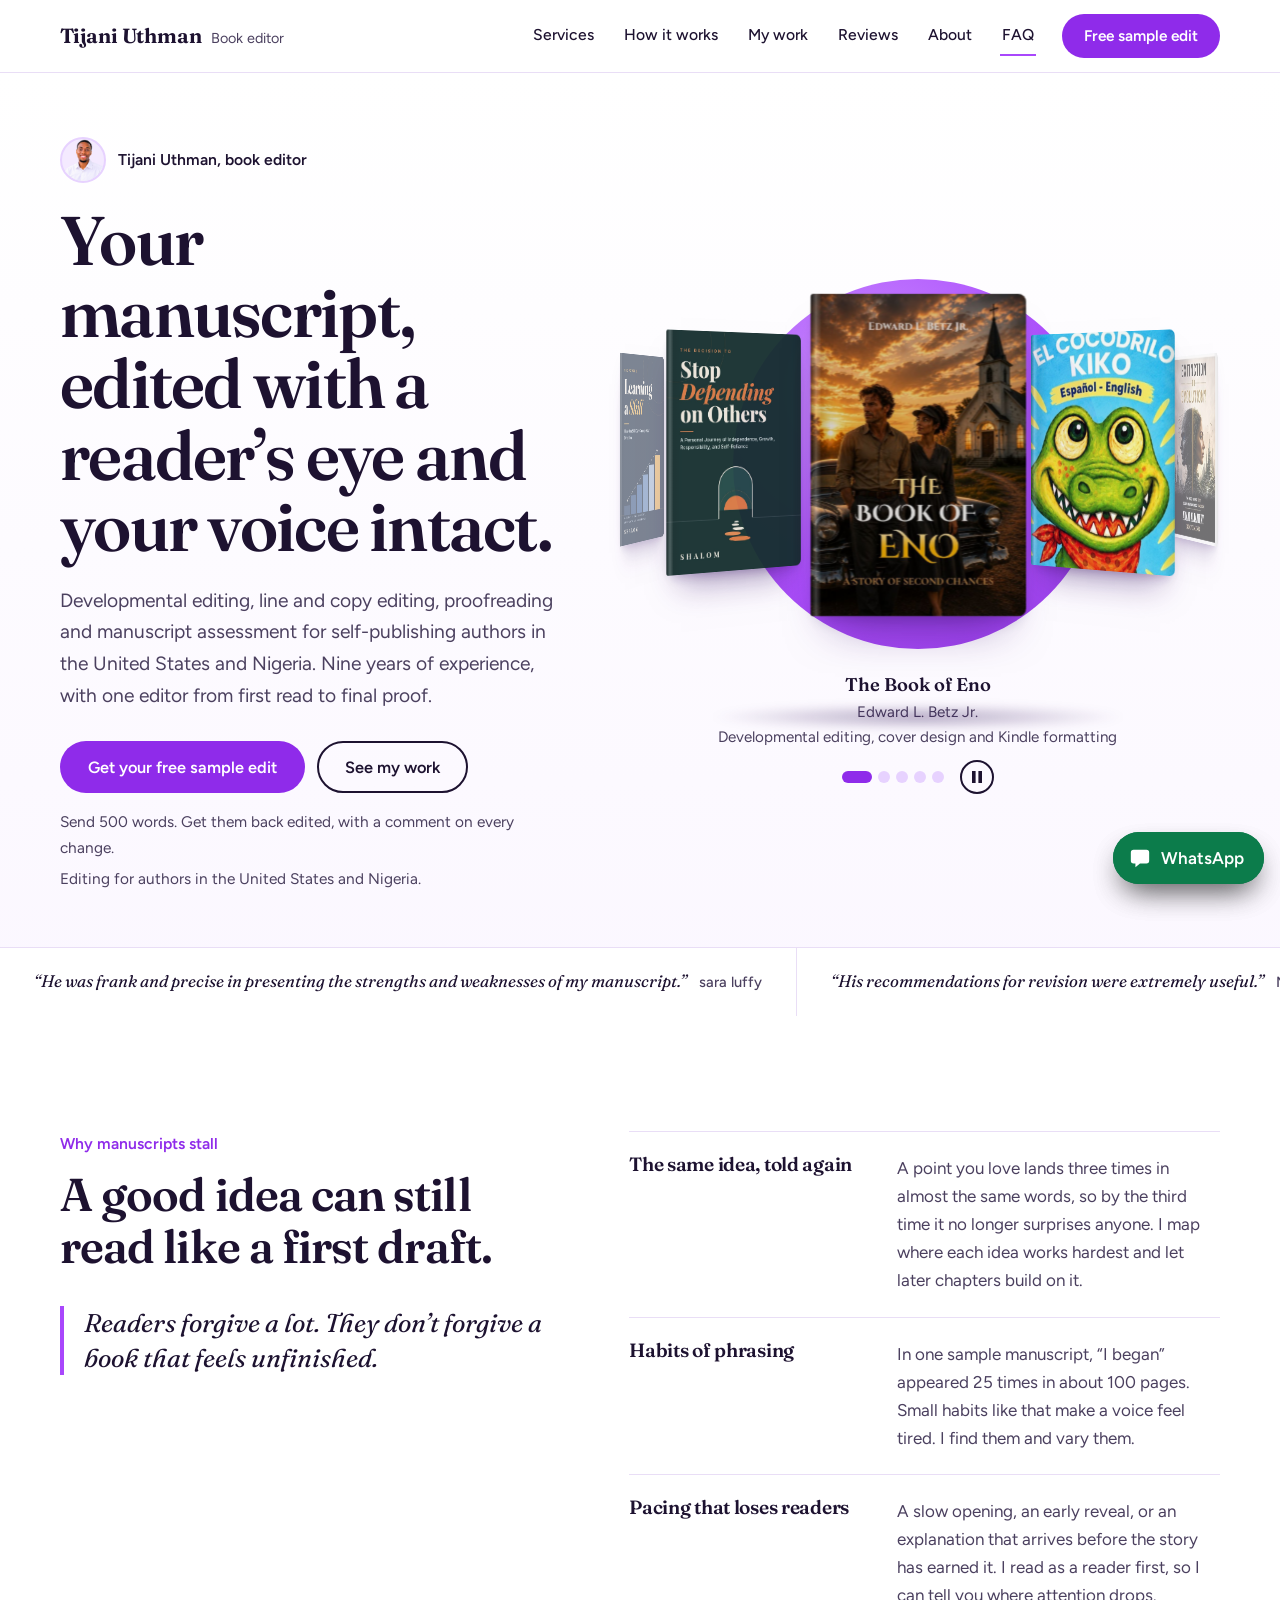
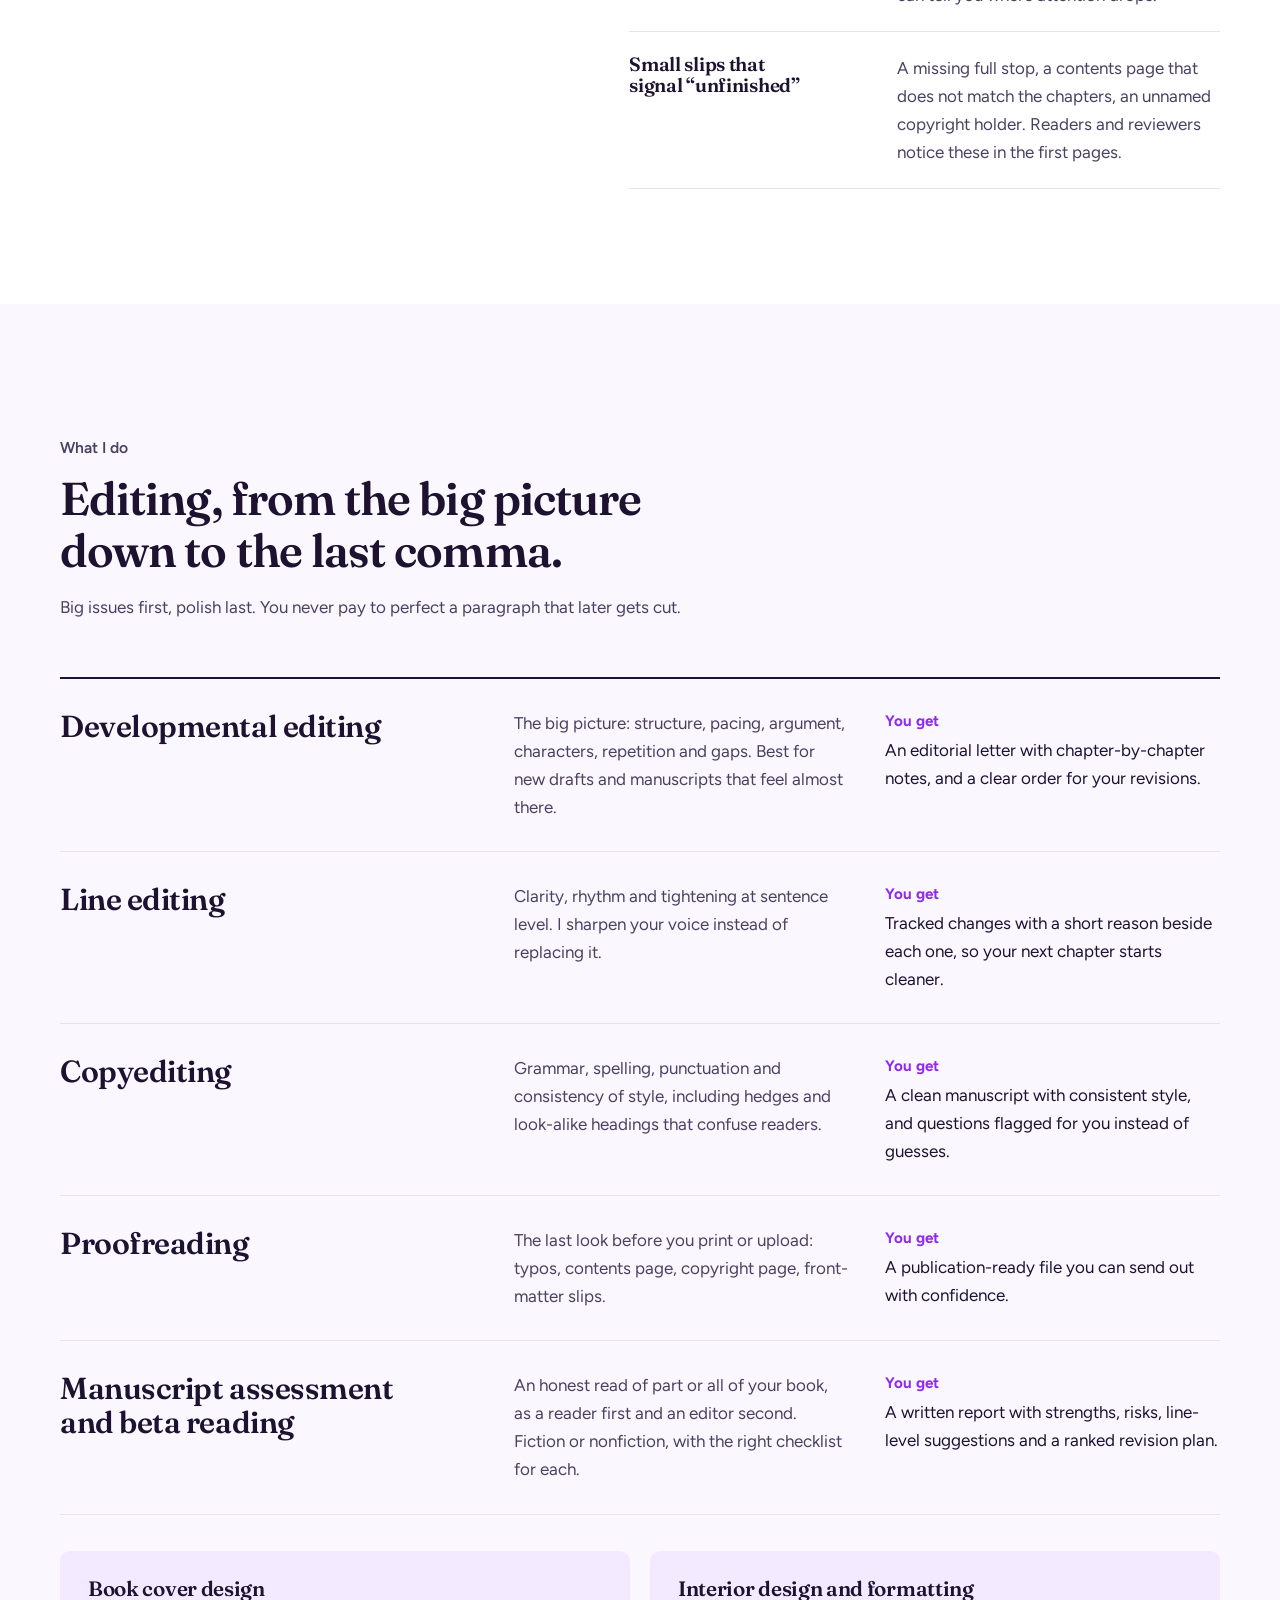
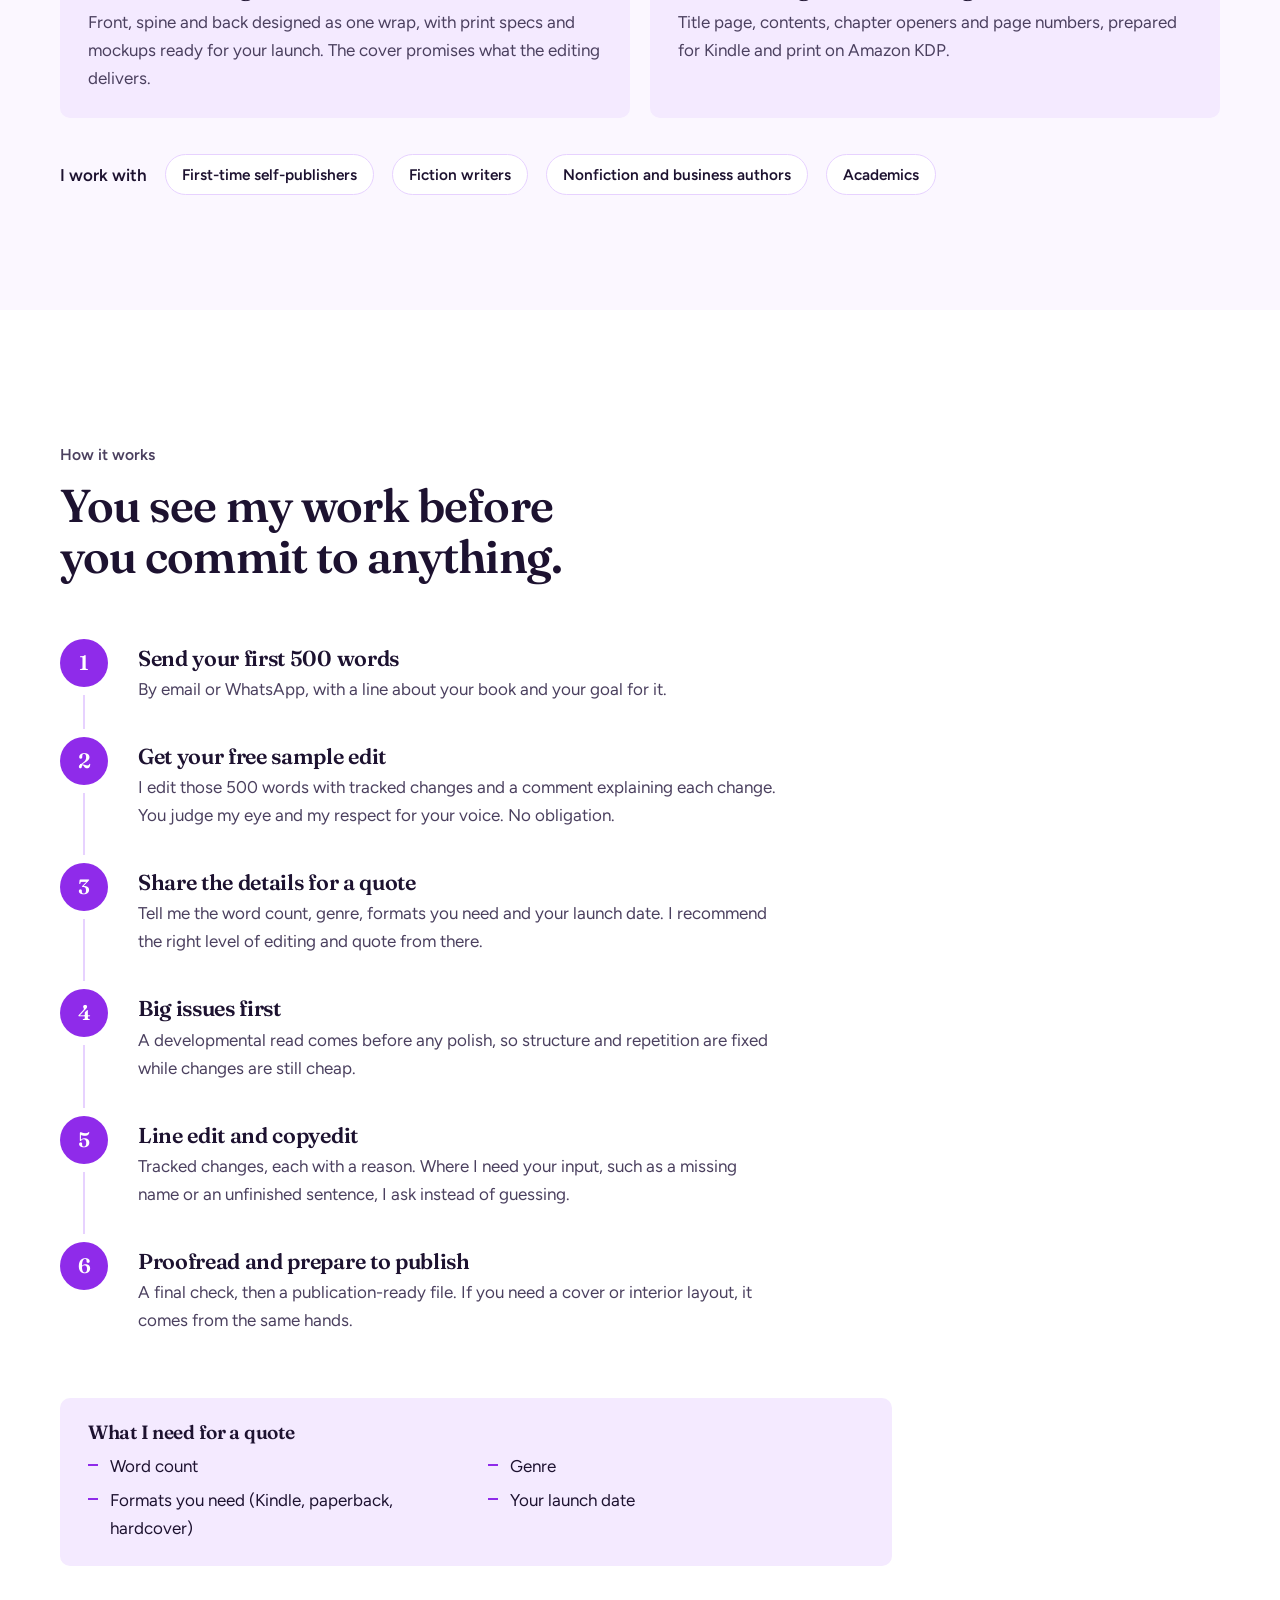
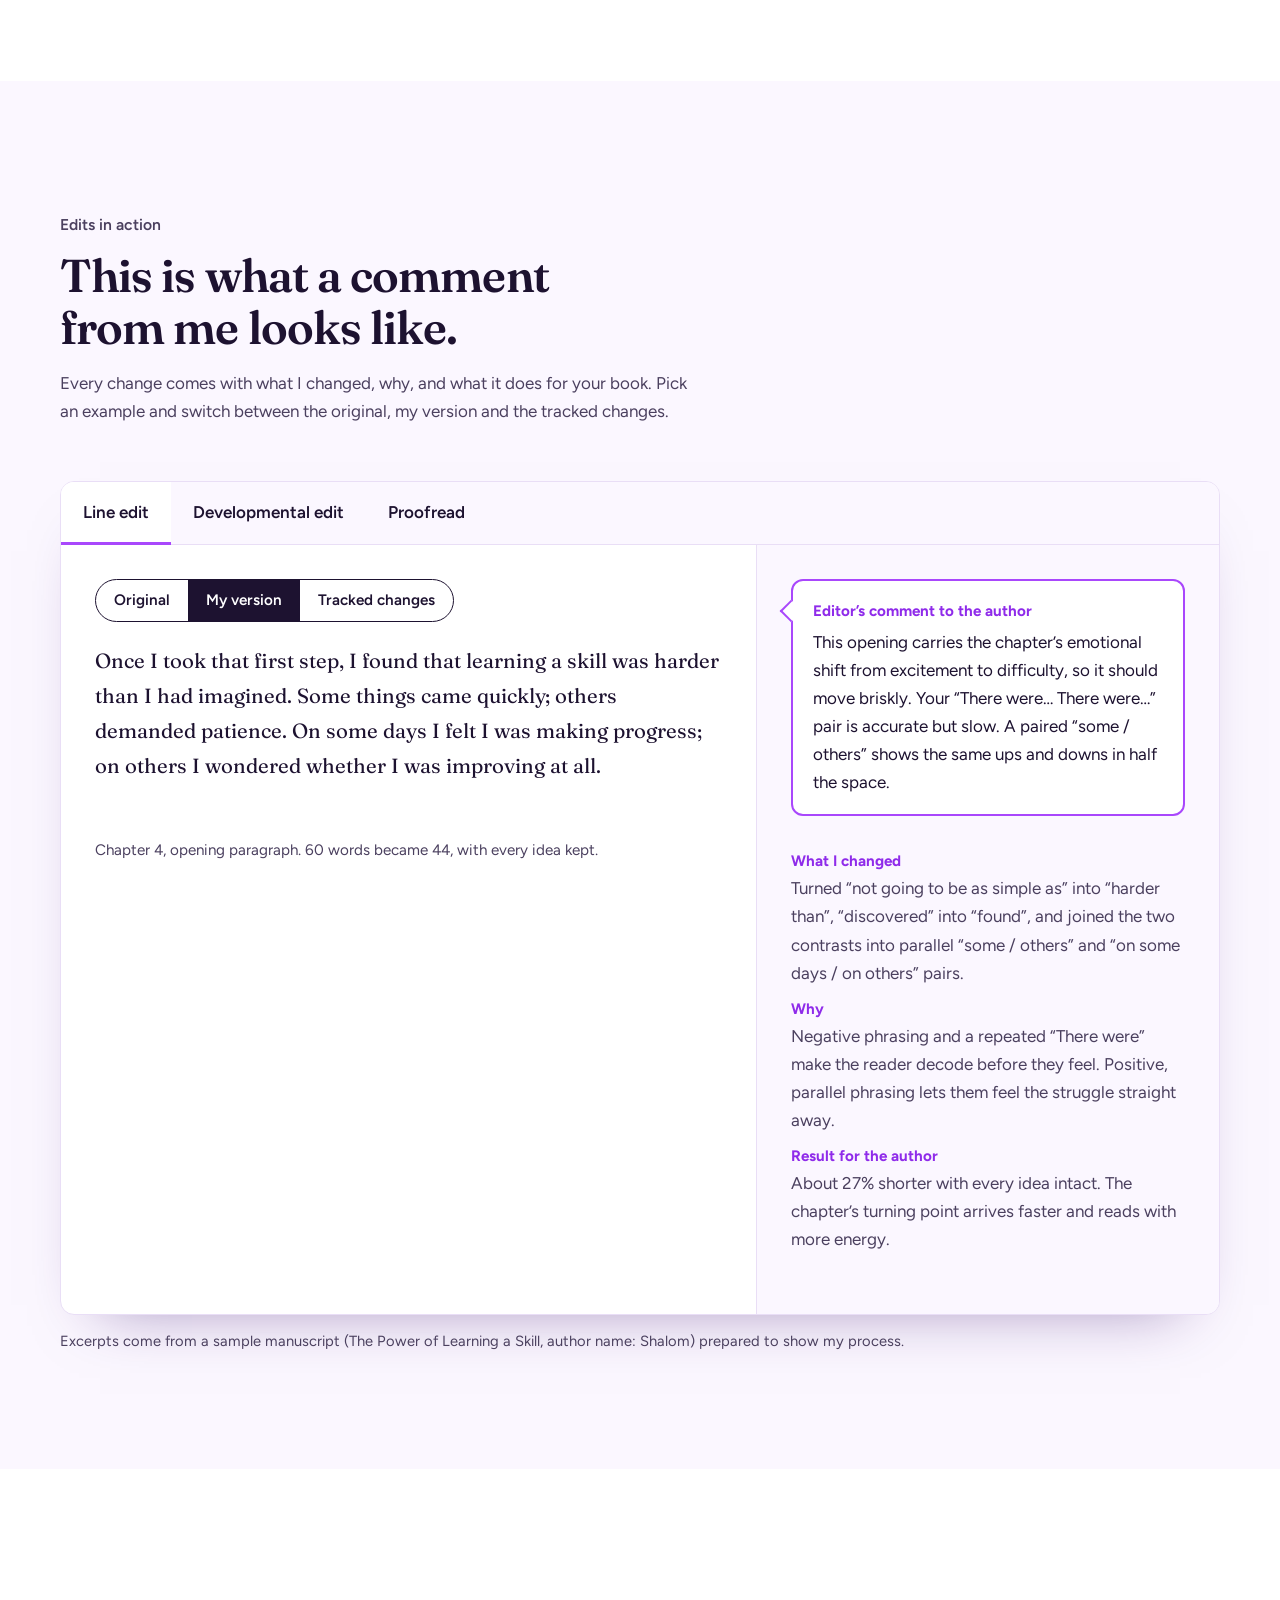
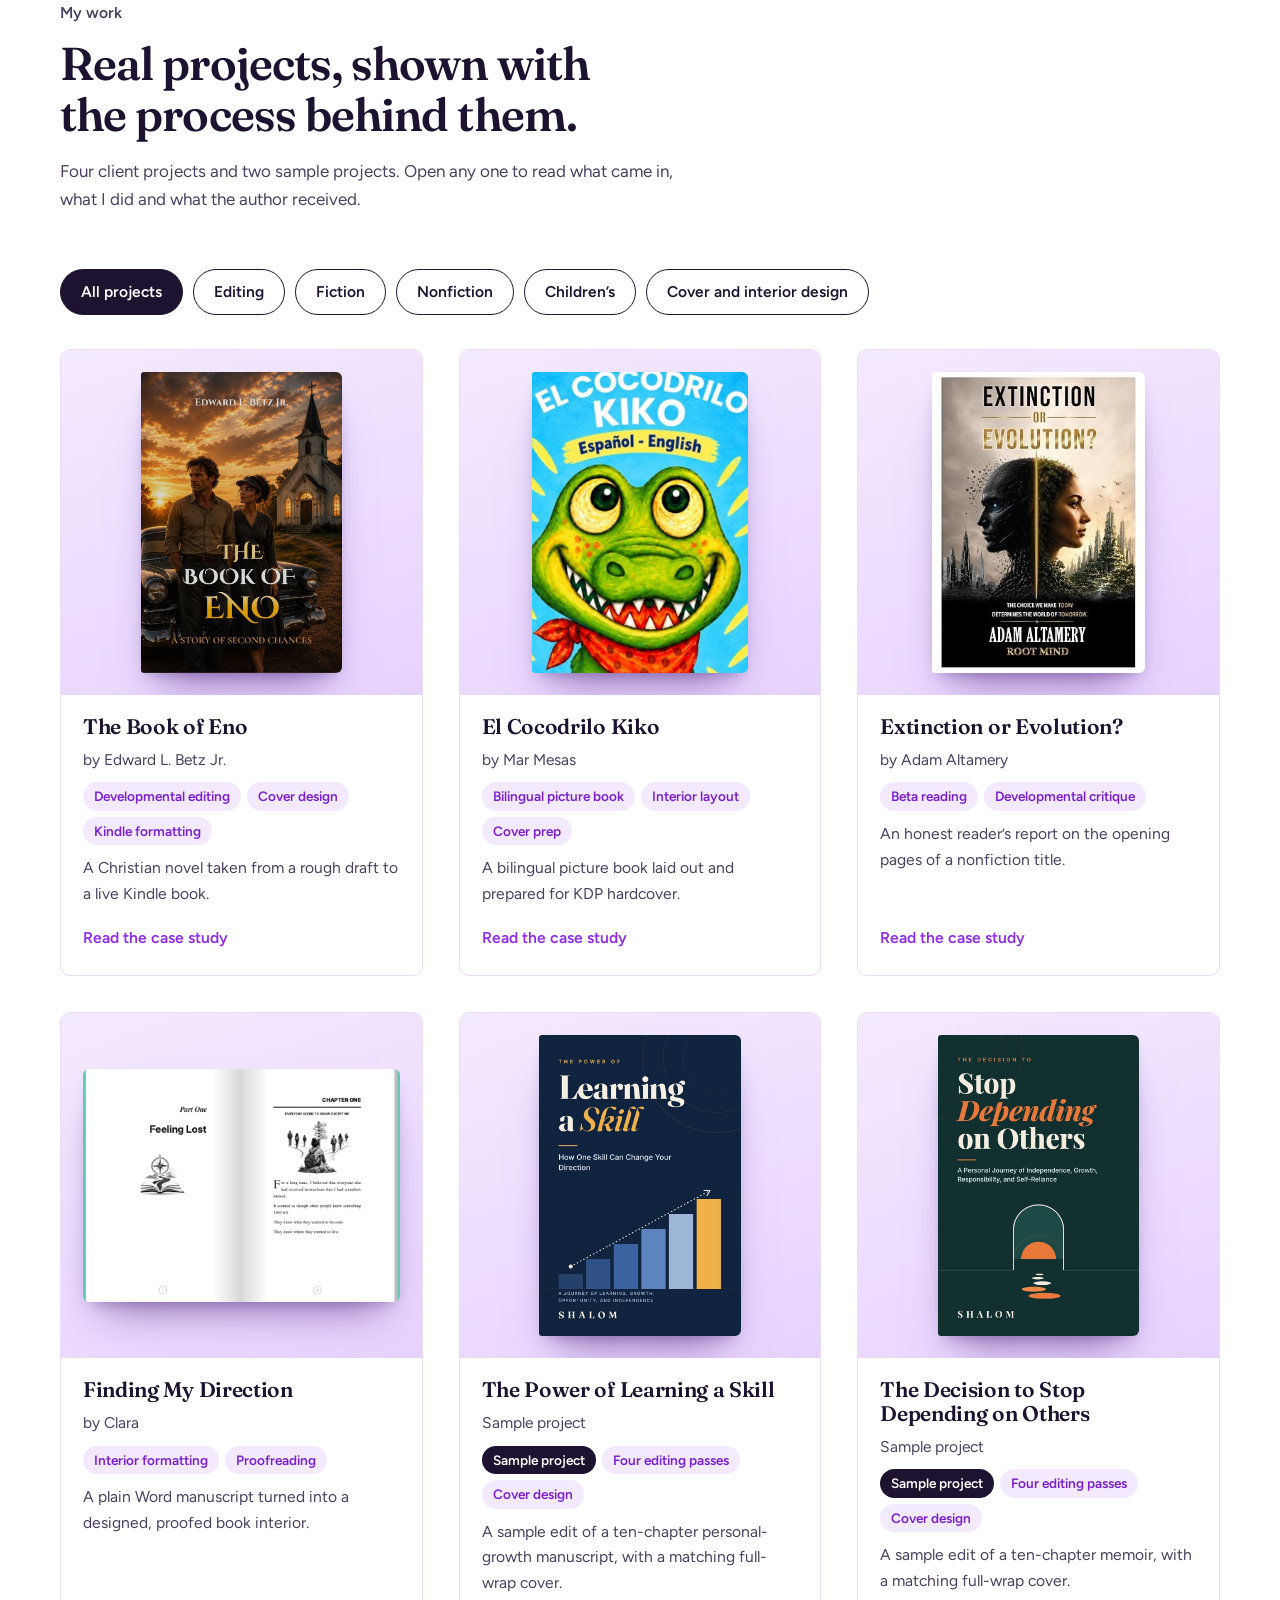
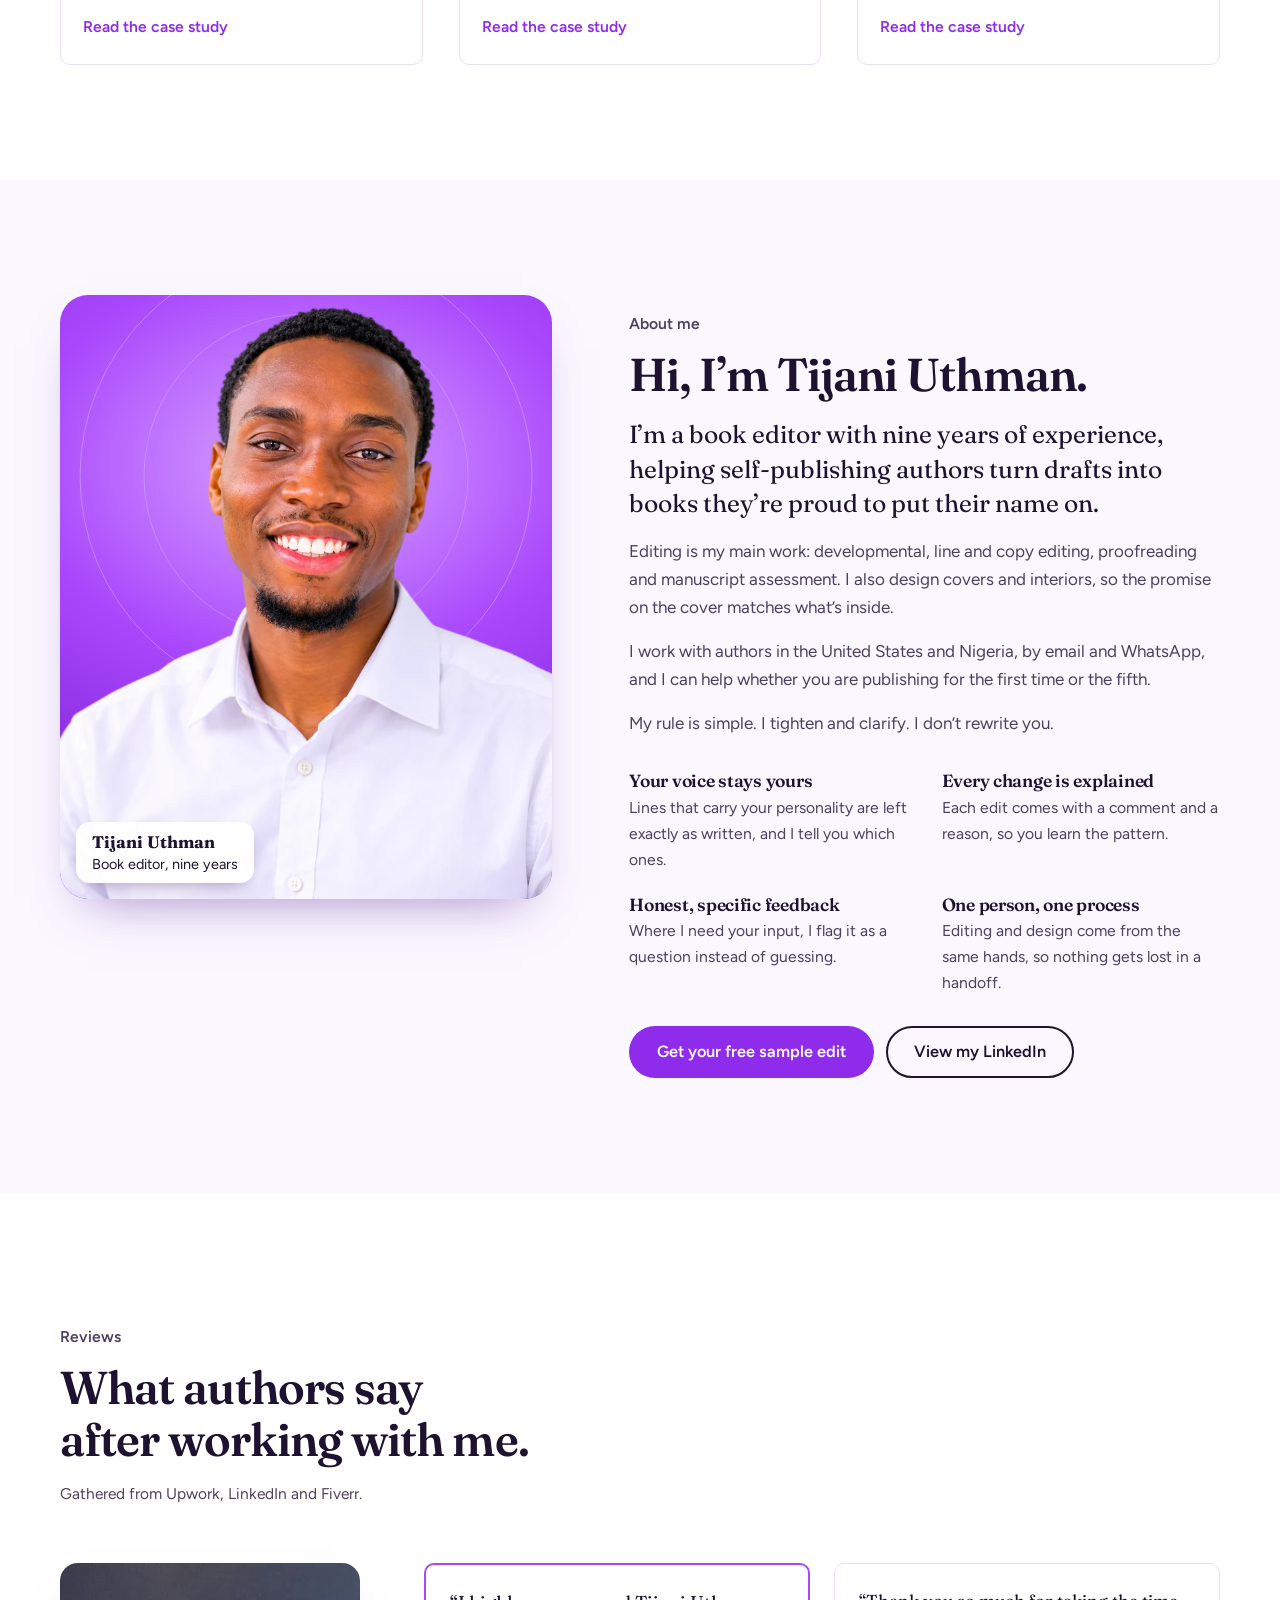
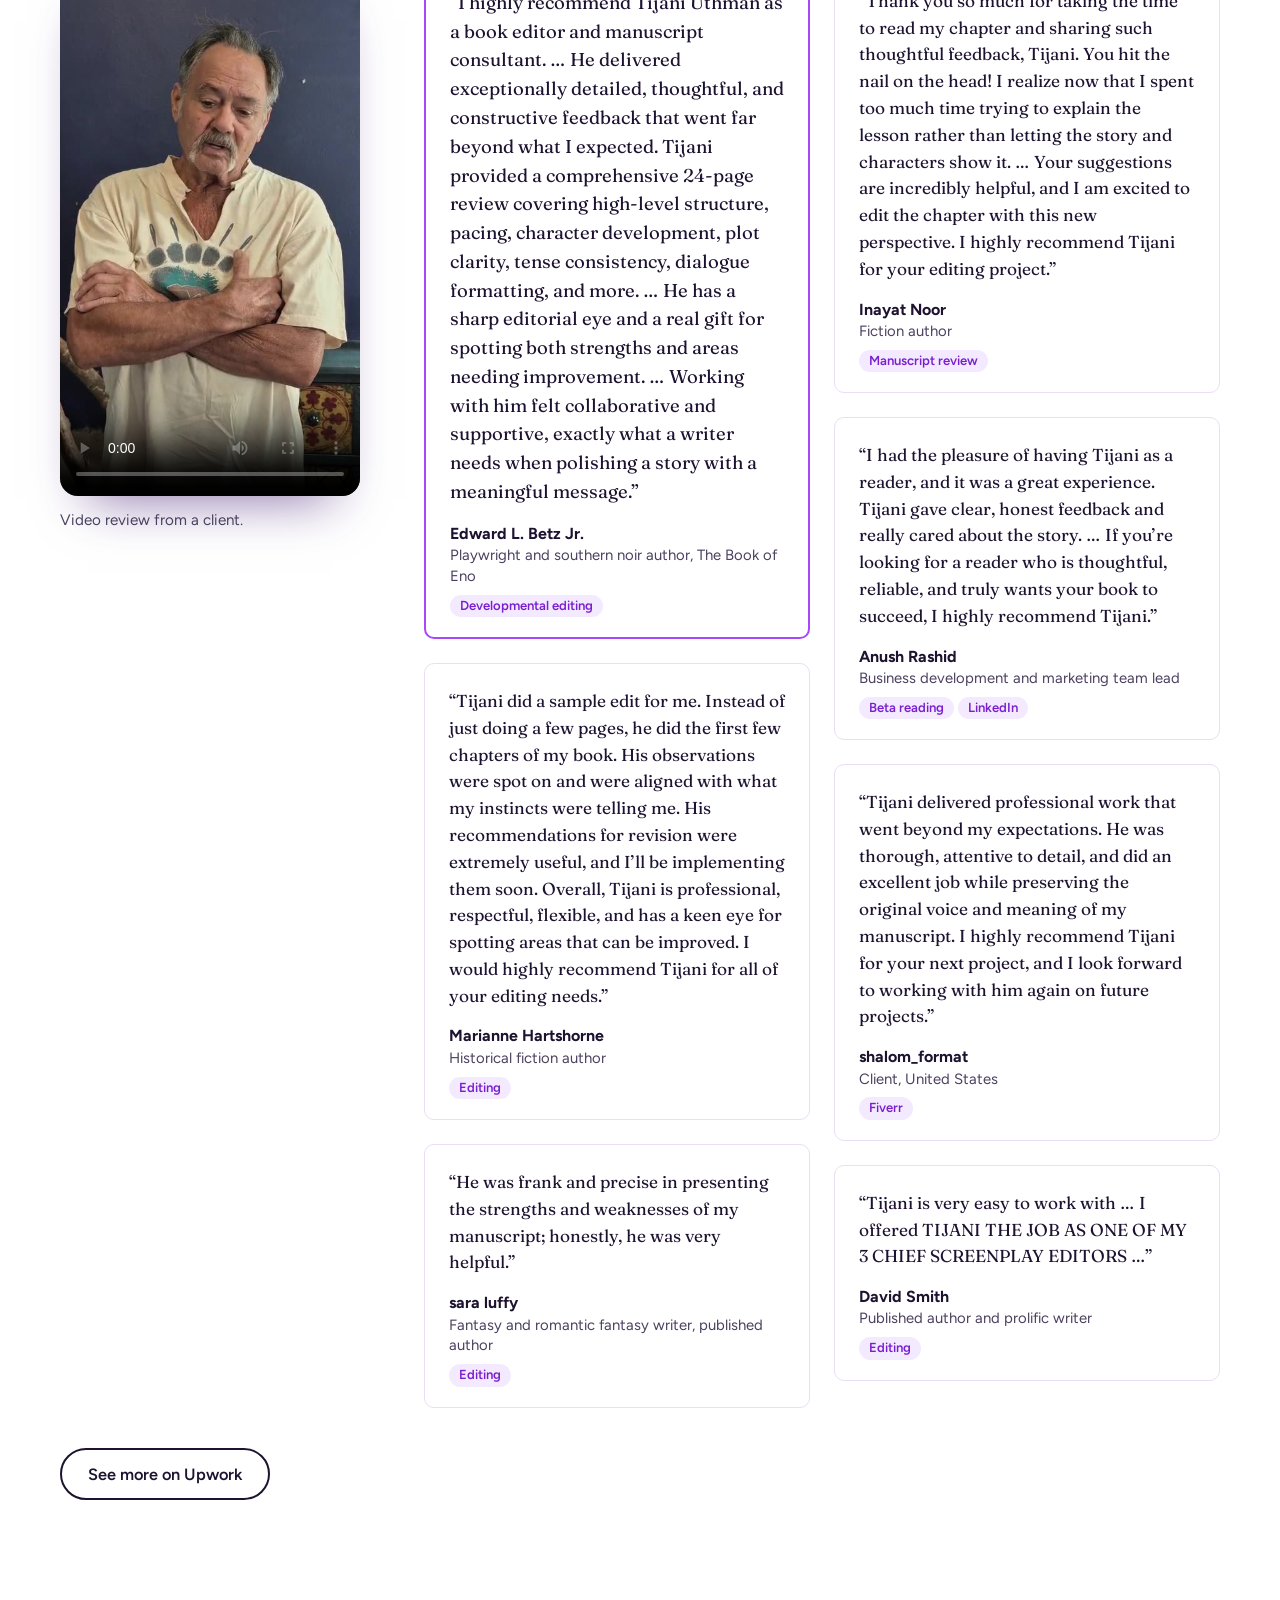
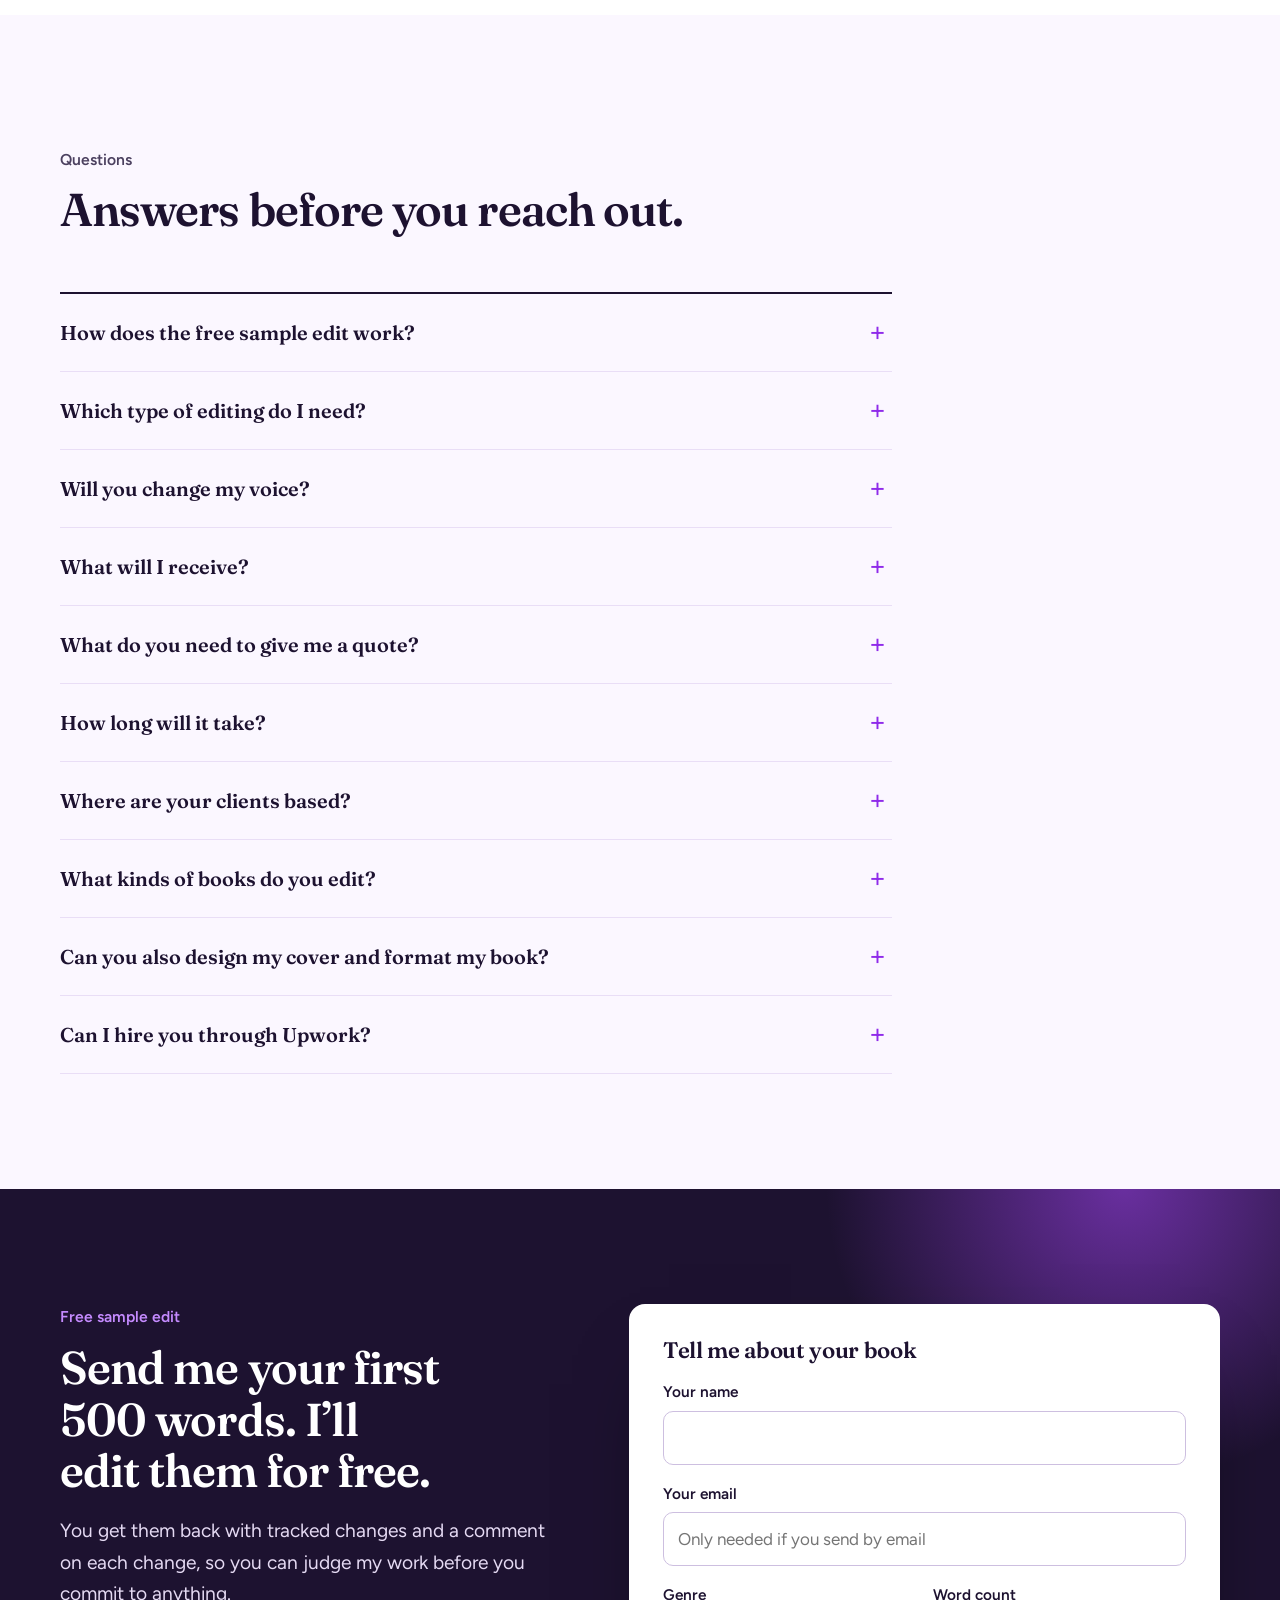
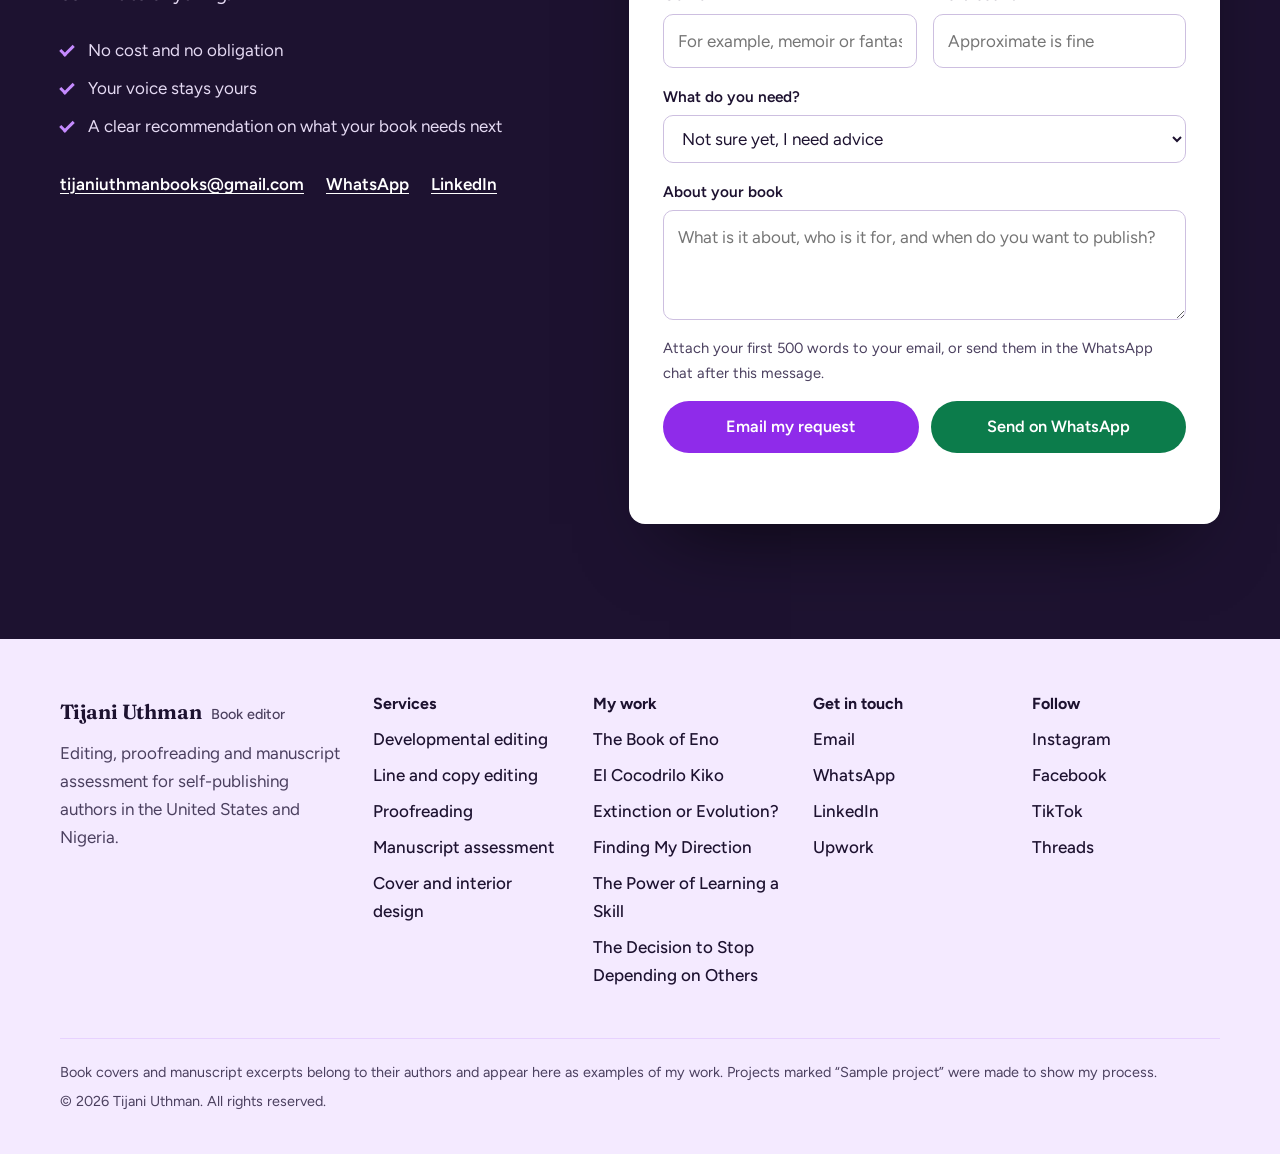
<file: index.html>
<!doctype html>
<html lang="en">
<head>
<meta charset="utf-8">
<meta name="viewport" content="width=device-width, initial-scale=1">
<title>Tijani Uthman | Book Editor for Authors in the US and Nigeria</title>
<meta name="description" content="Book editor for self-publishing authors in the US and Nigeria. Developmental, line and copy editing, proofreading and manuscript assessment. Free 500-word sample edit.">
<meta name="robots" content="index, follow, max-image-preview:large">
<link rel="canonical" href="https://YOUR-DOMAIN.com/">
<meta name="theme-color" content="#A947FC">
<meta property="og:type" content="website">
<meta property="og:site_name" content="Tijani Uthman, Book Editor">
<meta property="og:locale" content="en_US">
<meta property="og:title" content="Tijani Uthman | Book Editor for Authors in the US and Nigeria">
<meta property="og:description" content="Book editor for self-publishing authors in the US and Nigeria. Developmental, line and copy editing, proofreading and manuscript assessment. Free 500-word sample edit.">
<meta property="og:url" content="https://YOUR-DOMAIN.com/">
<meta property="og:image" content="https://YOUR-DOMAIN.com/og-image.jpg">
<meta name="twitter:card" content="summary_large_image">
<meta name="twitter:title" content="Tijani Uthman | Book Editor for Authors in the US and Nigeria">
<meta name="twitter:description" content="Book editor for self-publishing authors in the US and Nigeria. Developmental, line and copy editing, proofreading and manuscript assessment. Free 500-word sample edit.">
<meta name="twitter:image" content="https://YOUR-DOMAIN.com/og-image.jpg">
<link rel="icon" href="data:image/svg+xml,%3Csvg xmlns='http://www.w3.org/2000/svg' viewBox='0 0 64 64'%3E%3Crect width='64' height='64' rx='14' fill='%23A947FC'/%3E%3Cpath d='M18 20h28v7h-10.5v21h-7V27H18z' fill='%23fff'/%3E%3C/svg%3E">
<link rel="preconnect" href="https://fonts.googleapis.com">
<link rel="preconnect" href="https://fonts.gstatic.com" crossorigin>
<link href="https://fonts.googleapis.com/css2?family=Figtree:wght@400;500;600;700&family=Fraunces:ital,opsz,wght@0,9..144,400..700;1,9..144,400..600&display=swap" rel="stylesheet">
<link rel="stylesheet" href="site.css">
<script type="application/ld+json">
{
  "@context": "https://schema.org",
  "@graph": [
    {
      "@type": "WebSite",
      "@id": "https://YOUR-DOMAIN.com/#website",
      "url": "https://YOUR-DOMAIN.com/",
      "name": "Tijani Uthman, Book Editor",
      "inLanguage": "en"
    },
    {
      "@type": "ProfessionalService",
      "@id": "https://YOUR-DOMAIN.com/#business",
      "name": "Tijani Uthman, Book Editor",
      "url": "https://YOUR-DOMAIN.com/",
      "image": "https://YOUR-DOMAIN.com/og-image.jpg",
      "description": "Developmental editing, line and copy editing, proofreading and manuscript assessment for self-publishing authors in the United States and Nigeria.",
      "email": "YOUR-EMAIL@example.com",
      "areaServed": [
        {
          "@type": "Country",
          "name": "United States"
        },
        {
          "@type": "Country",
          "name": "Nigeria"
        }
      ],
      "founder": {
        "@id": "https://YOUR-DOMAIN.com/#person"
      },
      "knowsLanguage": "en",
      "serviceType": [
        "Developmental editing",
        "Line editing and copyediting",
        "Proofreading",
        "Manuscript assessment and beta reading",
        "Book cover design and interior formatting"
      ],
      "hasOfferCatalog": {
        "@type": "OfferCatalog",
        "name": "Book editing services",
        "itemListElement": [
          {
            "@type": "Offer",
            "itemOffered": {
              "@type": "Service",
              "name": "Developmental editing",
              "url": "https://YOUR-DOMAIN.com/developmentalediting.html"
            }
          },
          {
            "@type": "Offer",
            "itemOffered": {
              "@type": "Service",
              "name": "Line editing and copyediting",
              "url": "https://YOUR-DOMAIN.com/lineandcopyediting.html"
            }
          },
          {
            "@type": "Offer",
            "itemOffered": {
              "@type": "Service",
              "name": "Proofreading",
              "url": "https://YOUR-DOMAIN.com/proofreading.html"
            }
          },
          {
            "@type": "Offer",
            "itemOffered": {
              "@type": "Service",
              "name": "Manuscript assessment and beta reading",
              "url": "https://YOUR-DOMAIN.com/manuscript.html"
            }
          },
          {
            "@type": "Offer",
            "itemOffered": {
              "@type": "Service",
              "name": "Book cover design and interior formatting",
              "url": "https://YOUR-DOMAIN.com/bookcoverandinteriordesign.html"
            }
          }
        ]
      }
    },
    {
      "@type": "Person",
      "@id": "https://YOUR-DOMAIN.com/#person",
      "name": "Tijani Uthman",
      "jobTitle": "Book editor",
      "image": "https://YOUR-DOMAIN.com/tijani-uthman.webp",
      "email": "YOUR-EMAIL@example.com",
      "sameAs": [
        "https://www.linkedin.com/in/tijani-uthman/",
        "https://www.upwork.com/freelancers/~017abd9644334bde1f",
        "https://www.instagram.com/tijaniuthmanopeyemi32/",
        "https://www.facebook.com/profile.php",
        "https://www.tiktok.com/@uthmantijani32",
        "https://www.threads.com/@tijaniuthmanopeyemi32"
      ],
      "knowsAbout": [
        "Developmental editing",
        "Line editing",
        "Copyediting",
        "Proofreading",
        "Manuscript assessment",
        "Beta reading",
        "Book cover design",
        "Book interior formatting",
        "Amazon KDP self-publishing"
      ],
      "worksFor": {
        "@id": "https://YOUR-DOMAIN.com/#business"
      }
    },
    {
      "@type": "FAQPage",
      "mainEntity": [
        {
          "@type": "Question",
          "name": "How does the free sample edit work?",
          "acceptedAnswer": {
            "@type": "Answer",
            "text": "Send the first 500 words of your manuscript by email or WhatsApp. I edit them with tracked changes and a comment explaining each change, then send them back. There is no cost and no obligation."
          }
        },
        {
          "@type": "Question",
          "name": "Which type of editing do I need?",
          "acceptedAnswer": {
            "@type": "Answer",
            "text": "If the draft is new, or feels almost there, start with developmental editing. If the structure is settled, a line edit and copyedit polish the sentences. A proofread is the last check before you print or upload. Not sure? Send your sample and I will tell you honestly."
          }
        },
        {
          "@type": "Question",
          "name": "Will you change my voice?",
          "acceptedAnswer": {
            "@type": "Answer",
            "text": "No. I tighten and clarify; I don’t rewrite you. The lines that carry your personality are left exactly as written, and I tell you which ones."
          }
        },
        {
          "@type": "Question",
          "name": "What will I receive?",
          "acceptedAnswer": {
            "@type": "Answer",
            "text": "It depends on the service. A developmental edit comes as an editorial letter with chapter-by-chapter notes. A line edit comes as tracked changes with a reason beside each one. A copyedit gives you a clean manuscript with consistent style. An assessment or beta read comes as a written report with a ranked revision plan."
          }
        },
        {
          "@type": "Question",
          "name": "What do you need to give me a quote?",
          "acceptedAnswer": {
            "@type": "Answer",
            "text": "Your word count, genre, the formats you need (Kindle, paperback or hardcover) and your launch date."
          }
        },
        {
          "@type": "Question",
          "name": "How long will it take?",
          "acceptedAnswer": {
            "@type": "Answer",
            "text": "It depends on the length of your book and the type of editing. After I have seen your sample and your word count, I confirm a realistic timeline before we start."
          }
        },
        {
          "@type": "Question",
          "name": "Where are your clients based?",
          "acceptedAnswer": {
            "@type": "Answer",
            "text": "I work with authors in the United States and Nigeria, remotely, by email and WhatsApp."
          }
        },
        {
          "@type": "Question",
          "name": "What kinds of books do you edit?",
          "acceptedAnswer": {
            "@type": "Answer",
            "text": "Fiction, nonfiction and business books, memoir and personal growth, children’s books and academic writing. My projects above include a Christian novel, a bilingual picture book, a technology-and-society title and a personal memoir."
          }
        },
        {
          "@type": "Question",
          "name": "Can you also design my cover and format my book?",
          "acceptedAnswer": {
            "@type": "Answer",
            "text": "Yes. Editing is my main service, but I also design covers (front, spine and back as one wrap) and format interiors for Kindle and print on Amazon KDP. Doing both means the promise on the cover matches what’s inside."
          }
        },
        {
          "@type": "Question",
          "name": "Can I hire you through Upwork?",
          "acceptedAnswer": {
            "@type": "Answer",
            "text": "Yes. You can contact me directly using the form below, or hire me through my Upwork profile."
          }
        }
      ]
    }
  ]
}
</script>
</head>
<body>
<a class="skip" href="#main">Skip to content</a>

<header class="site-header">
  <div class="wrap nav">
    <a class="brand" href="#top" aria-label="Tijani Uthman, book editor. Back to top">
      <span class="brand-name">Tijani Uthman</span>
      <span class="brand-role">Book editor</span>
    </a>
    <button class="menu-btn" id="menuBtn" aria-expanded="false" aria-controls="navLinks">Menu</button>
    <nav class="nav-links" id="navLinks" aria-label="Main">
      <a href="#services" data-section="services">Services</a>
      <a href="#process" data-section="process">How it works</a>
      <a href="#work" data-section="work">My work</a>
      <a href="#reviews" data-section="reviews">Reviews</a>
      <a href="#about" data-section="about">About</a>
      <a href="#faq" data-section="faq">FAQ</a>
      <a class="btn btn-primary" href="#free-sample">Free sample edit</a>
    </nav>
  </div>
</header>

<main id="main">
<!-- ================= HERO ================= -->
<section class="hero" id="top" aria-labelledby="hero-title">
  <div class="wrap hero-grid">
    <div class="hero-copy">
      <p class="byline"><img class="avatar" src="tijani-uthman.webp" alt="" width="46" height="46"><span>Tijani Uthman, book editor</span></p>
      <h1 class="h-xl" id="hero-title">Your manuscript, edited with a reader’s eye and your voice intact.</h1>
      <p class="lead">Developmental editing, line and copy editing, proofreading and manuscript assessment for self-publishing authors in the United States and Nigeria. Nine years of experience, with one editor from first read to final proof.</p>
      <div class="cta-row">
        <a class="btn btn-primary" href="#free-sample">Get your free sample edit</a>
        <a class="btn btn-ghost" href="#work">See my work</a>
      </div>
      <p class="fine">Send 500 words. Get them back edited, with a comment on every change.</p>
      <p class="areas">Editing for authors in the United States and Nigeria.</p>
    </div>

    <div class="stage" id="stage" role="group" aria-roledescription="carousel" aria-label="Books I have worked on" tabindex="0">
      <ol class="deck" id="deck">
        <li class="book" data-title="The Book of Eno" data-author="Edward L. Betz Jr." data-role="Developmental editing, cover design and Kindle formatting" data-href="bookofeno.html"><img src="book-of-eno.jpg" alt="Cover of The Book of Eno by Edward L. Betz Jr." width="720" height="1080"></li>
        <li class="book" data-title="El Cocodrilo Kiko" data-author="Mar Mesas" data-role="Bilingual interior layout and cover prep for KDP hardcover" data-href="elcocodrilokiko.html"><img src="el-cocodrilo-kiko.jpg" alt="Cover of El Cocodrilo Kiko by Mar Mesas" width="720" height="1008"></li>
        <li class="book" data-title="Extinction or Evolution?" data-author="Adam Altamery" data-role="Beta reading and developmental critique" data-href="extinctionorevolution.html"><img src="extinction-or-evolution.jpg" alt="Cover of Extinction or Evolution? by Adam Altamery" width="300" height="425"></li>
        <li class="book" data-title="The Power of Learning a Skill" data-author="Sample project" data-role="Four editing passes and a full-wrap cover" data-href="power.html"><img src="power-of-learning-a-skill.jpg" alt="Sample cover of The Power of Learning a Skill" width="720" height="1080"></li>
        <li class="book" data-title="The Decision to Stop Depending on Others" data-author="Sample project" data-role="Four editing passes and a full-wrap cover" data-href="decision-to-stop-depending-on-others.html"><img src="stop-depending-on-others.jpg" alt="Sample cover of The Decision to Stop Depending on Others" width="720" height="1080"></li>
      </ol>
      <div class="stage-ui">
        <div class="caption" id="caption"><strong>The Book of Eno</strong><span>Edward L. Betz Jr.</span></div>
        <div class="dots" id="dots">
          <button class="play" id="play" type="button" aria-pressed="false" aria-label="Pause the showcase"><svg class="i-pause" viewBox="0 0 12 12"><rect x="1" y="0" width="3.6" height="12"/><rect x="7.4" y="0" width="3.6" height="12"/></svg><svg class="i-play" viewBox="0 0 12 12"><path d="M1.5 0.5v11l10-5.5z"/></svg></button>
        </div>
      </div>
    </div>
  </div>

  <div class="ticker" aria-label="What authors say">
    <div class="ticker-track">
      <div class="ticker-set">
        <figure><blockquote>“He was frank and precise in presenting the strengths and weaknesses of my manuscript.”</blockquote><figcaption>sara luffy</figcaption></figure>
        <figure><blockquote>“His recommendations for revision were extremely useful.”</blockquote><figcaption>Marianne Hartshorne</figcaption></figure>
        <figure><blockquote>“Tijani gave clear, honest feedback and really cared about the story.”</blockquote><figcaption>Anush Rashid</figcaption></figure>
        <figure><blockquote>“Exceptionally detailed, thoughtful, and constructive feedback.”</blockquote><figcaption>Edward L. Betz Jr.</figcaption></figure>
        <figure><blockquote>“Did an excellent job while preserving the original voice and meaning of my manuscript.”</blockquote><figcaption>shalom_format</figcaption></figure>
        <figure><blockquote>“Your suggestions are incredibly helpful.”</blockquote><figcaption>Inayat Noor</figcaption></figure>
        <figure><blockquote>“You have an eye, Tijani.”</blockquote><figcaption>Client</figcaption></figure>
      </div>
      <div class="ticker-set" aria-hidden="true">
        <figure><blockquote>“He was frank and precise in presenting the strengths and weaknesses of my manuscript.”</blockquote><figcaption>sara luffy</figcaption></figure>
        <figure><blockquote>“His recommendations for revision were extremely useful.”</blockquote><figcaption>Marianne Hartshorne</figcaption></figure>
        <figure><blockquote>“Tijani gave clear, honest feedback and really cared about the story.”</blockquote><figcaption>Anush Rashid</figcaption></figure>
        <figure><blockquote>“Exceptionally detailed, thoughtful, and constructive feedback.”</blockquote><figcaption>Edward L. Betz Jr.</figcaption></figure>
        <figure><blockquote>“Did an excellent job while preserving the original voice and meaning of my manuscript.”</blockquote><figcaption>shalom_format</figcaption></figure>
        <figure><blockquote>“Your suggestions are incredibly helpful.”</blockquote><figcaption>Inayat Noor</figcaption></figure>
        <figure><blockquote>“You have an eye, Tijani.”</blockquote><figcaption>Client</figcaption></figure>
      </div>
    </div>
  </div>
</section>

<!-- ================= WHY ================= -->
<section class="section" id="why" aria-labelledby="why-title">
  <div class="wrap split">
    <div>
      <p class="kicker">Why manuscripts stall</p>
      <h2 class="h-lg" id="why-title">A good idea can still read like a first draft.</h2>
      <p class="pullquote">Readers forgive a lot. They don’t forgive a book that feels unfinished.</p>
    </div>
    <ul class="findings">
      <li><h3>The same idea, told again</h3><p>A point you love lands three times in almost the same words, so by the third time it no longer surprises anyone. I map where each idea works hardest and let later chapters build on it.</p></li>
      <li><h3>Habits of phrasing</h3><p>In one sample manuscript, “I began” appeared 25 times in about 100 pages. Small habits like that make a voice feel tired. I find them and vary them.</p></li>
      <li><h3>Pacing that loses readers</h3><p>A slow opening, an early reveal, or an explanation that arrives before the story has earned it. I read as a reader first, so I can tell you where attention drops.</p></li>
      <li><h3>Small slips that signal “unfinished”</h3><p>A missing full stop, a contents page that does not match the chapters, an unnamed copyright holder. Readers and reviewers notice these in the first pages.</p></li>
    </ul>
  </div>
</section>

<!-- ================= SERVICES ================= -->
<section class="section section-tint" id="services" aria-labelledby="services-title">
  <div class="wrap">
    <div class="section-head">
      <p class="kicker">What I do</p>
      <h2 class="h-lg" id="services-title">Editing, from the big picture down to the last comma.</h2>
      <p>Big issues first, polish last. You never pay to perfect a paragraph that later gets cut.</p>
    </div>

    <div class="service-list">
      <article class="service">
        <h3><a class="svc-title" href="developmentalediting.html">Developmental editing</a></h3>
        <p class="what">The big picture: structure, pacing, argument, characters, repetition and gaps. Best for new drafts and manuscripts that feel almost there.</p>
        <p class="get"><strong>You get</strong>An editorial letter with chapter-by-chapter notes, and a clear order for your revisions.</p>
      </article>
      <article class="service">
        <h3><a class="svc-title" href="lineandcopyediting.html">Line editing</a></h3>
        <p class="what">Clarity, rhythm and tightening at sentence level. I sharpen your voice instead of replacing it.</p>
        <p class="get"><strong>You get</strong>Tracked changes with a short reason beside each one, so your next chapter starts cleaner.</p>
      </article>
      <article class="service">
        <h3><a class="svc-title" href="lineandcopyediting.html">Copyediting</a></h3>
        <p class="what">Grammar, spelling, punctuation and consistency of style, including hedges and look-alike headings that confuse readers.</p>
        <p class="get"><strong>You get</strong>A clean manuscript with consistent style, and questions flagged for you instead of guesses.</p>
      </article>
      <article class="service">
        <h3><a class="svc-title" href="proofreading.html">Proofreading</a></h3>
        <p class="what">The last look before you print or upload: typos, contents page, copyright page, front-matter slips.</p>
        <p class="get"><strong>You get</strong>A publication-ready file you can send out with confidence.</p>
      </article>
      <article class="service">
        <h3><a class="svc-title" href="manuscript.html">Manuscript assessment and beta reading</a></h3>
        <p class="what">An honest read of part or all of your book, as a reader first and an editor second. Fiction or nonfiction, with the right checklist for each.</p>
        <p class="get"><strong>You get</strong>A written report with strengths, risks, line-level suggestions and a ranked revision plan.</p>
      </article>
    </div>

    <div class="service-extra">
      <div class="extra">
        <h3><a class="svc-title" href="bookcoverandinteriordesign.html">Book cover design</a></h3>
        <p>Front, spine and back designed as one wrap, with print specs and mockups ready for your launch. The cover promises what the editing delivers.</p>
      </div>
      <div class="extra">
        <h3><a class="svc-title" href="bookcoverandinteriordesign.html">Interior design and formatting</a></h3>
        <p>Title page, contents, chapter openers and page numbers, prepared for Kindle and print on Amazon KDP.</p>
      </div>
    </div>

    <div class="audience">
      <span>I work with</span>
      <span class="chip">First-time self-publishers</span>
      <span class="chip">Fiction writers</span>
      <span class="chip">Nonfiction and business authors</span>
      <span class="chip">Academics</span>
    </div>
  </div>
</section>

<!-- ================= PROCESS ================= -->
<section class="section" id="process" aria-labelledby="process-title">
  <div class="wrap">
    <div class="section-head">
      <p class="kicker">How it works</p>
      <h2 class="h-lg" id="process-title">You see my work before you commit to anything.</h2>
    </div>
    <ol class="steps">
      <li class="step"><h3>Send your first 500 words</h3><p>By email or WhatsApp, with a line about your book and your goal for it.</p></li>
      <li class="step"><h3>Get your free sample edit</h3><p>I edit those 500 words with tracked changes and a comment explaining each change. You judge my eye and my respect for your voice. No obligation.</p></li>
      <li class="step"><h3>Share the details for a quote</h3><p>Tell me the word count, genre, formats you need and your launch date. I recommend the right level of editing and quote from there.</p></li>
      <li class="step"><h3>Big issues first</h3><p>A developmental read comes before any polish, so structure and repetition are fixed while changes are still cheap.</p></li>
      <li class="step"><h3>Line edit and copyedit</h3><p>Tracked changes, each with a reason. Where I need your input, such as a missing name or an unfinished sentence, I ask instead of guessing.</p></li>
      <li class="step"><h3>Proofread and prepare to publish</h3><p>A final check, then a publication-ready file. If you need a cover or interior layout, it comes from the same hands.</p></li>
    </ol>
    <div class="needs">
      <h3>What I need for a quote</h3>
      <ul>
        <li>Word count</li>
        <li>Genre</li>
        <li>Formats you need (Kindle, paperback, hardcover)</li>
        <li>Your launch date</li>
      </ul>
    </div>
  </div>
</section>

<!-- ================= EDIT IN ACTION ================= -->
<section class="section section-tint" id="sample" aria-labelledby="sample-title">
  <div class="wrap">
    <div class="section-head">
      <p class="kicker">Edits in action</p>
      <h2 class="h-lg" id="sample-title">This is what a comment from me looks like.</h2>
      <p>Every change comes with what I changed, why, and what it does for your book. Pick an example and switch between the original, my version and the tracked changes.</p>
    </div>
    <div class="demo" id="demo">
      <div class="demo-tabs" role="tablist" aria-label="Edit examples"><button class="demo-tab" type="button" role="tab" id="tab0" aria-controls="panel0" aria-selected="true">Line edit</button><button class="demo-tab" type="button" role="tab" id="tab1" aria-controls="panel1" aria-selected="false">Developmental edit</button><button class="demo-tab" type="button" role="tab" id="tab2" aria-controls="panel2" aria-selected="false">Proofread</button></div>
      <div class="demo-panel" id="panel0" role="tabpanel" aria-labelledby="tab0">
      <div class="demo-body">
        <div class="demo-text">
          <div class="view-switch" role="group" aria-label="View"><button type="button" data-view="before" aria-pressed="false">Original</button><button type="button" data-view="after" aria-pressed="true">My version</button><button type="button" data-view="tracked" aria-pressed="false">Tracked changes</button></div>
          <div class="manuscript"><div class="view" data-view="before" hidden><p>Once I had taken the first step, I discovered that learning a skill was not going to be as simple as I had imagined. There were things I understood quickly and others that required much more patience. There were days when I felt like I was making progress and other days when I questioned whether I was improving at all.</p></div><div class="view" data-view="after"><p>Once I took that first step, I found that learning a skill was harder than I had imagined. Some things came quickly; others demanded patience. On some days I felt I was making progress; on others I wondered whether I was improving at all.</p></div><div class="view" data-view="tracked" hidden><p>Once I <del>had taken the</del><ins>took that</ins> first step, I <del>discovered</del><ins>found</ins> that learning a skill was <del>not going to be as simple as</del><ins>harder than</ins> I had imagined. <del>There were things I understood quickly and others that required much more patience.</del><ins>Some things came quickly; others demanded patience.</ins> <del>There were days when I felt like</del><ins>On some days I felt</ins> I was making progress<del> and other days when I questioned</del><ins>; on others I wondered</ins> whether I was improving at all.</p></div></div>
          <p class="words">Chapter 4, opening paragraph. 60 words became 44, with every idea kept.</p>
        </div>
        <div class="comment">
          <div class="bubble"><b>Editor’s comment to the author</b><span>This opening carries the chapter’s emotional shift from excitement to difficulty, so it should move briskly. Your “There were… There were…” pair is accurate but slow. A paired “some / others” shows the same ups and downs in half the space.</span></div>
          <dl class="why"><dt>What I changed</dt><dd>Turned “not going to be as simple as” into “harder than”, “discovered” into “found”, and joined the two contrasts into parallel “some / others” and “on some days / on others” pairs.</dd><dt>Why</dt><dd>Negative phrasing and a repeated “There were” make the reader decode before they feel. Positive, parallel phrasing lets them feel the struggle straight away.</dd><dt>Result for the author</dt><dd>About 27% shorter with every idea intact. The chapter’s turning point arrives faster and reads with more energy.</dd></dl>
        </div>
      </div>
    </div>
      <div class="demo-panel" id="panel1" role="tabpanel" aria-labelledby="tab1" hidden>
      <div class="demo-body">
        <div class="demo-text">
          <div class="view-switch" role="group" aria-label="View"><button type="button" data-view="before" aria-pressed="false">Original</button><button type="button" data-view="after" aria-pressed="true">My version</button></div>
          <div class="manuscript"><div class="view" data-view="before" hidden><p><b>Chapter 1:</b> “I began to understand that confidence often comes after action, not before it.”</p><p><b>Chapter 3:</b> “You may wait for confidence, but sometimes confidence comes because you started.”</p><p><b>Chapter 7:</b> “You do not always need confidence to take action. Sometimes action creates confidence.”</p></div><div class="view" data-view="after"><p><b>Chapter 1 plants it.</b> Keep the line exactly as written.</p><p><b>Chapter 3 shows the fear of starting.</b> Keep the story, cut the restatement.</p><p><b>Chapter 7 proves it</b> with one real moment from the author’s own learning.</p></div></div>
          <p class="words">Chapters 1, 3 and 7. One idea, three jobs, instead of one idea told three times.</p>
        </div>
        <div class="comment">
          <div class="bubble"><b>Editor’s comment to the author</b><span>This is the strongest idea in your book, and readers will remember it. But they meet it three times in almost the same words, so by Chapter 7 it no longer surprises them. I’d keep each idea where it works hardest and let later chapters build on it.</span></div>
          <dl class="why"><dt>What I changed</dt><dd>Gave each chapter a different job for the idea instead of restating it, and left a marked spot for a true story only the author can tell.</dd><dt>Why</dt><dd>When readers feel they have heard a point already, they skim, and a skimmed chapter can’t change anyone. A concrete moment also makes advice believable.</dd><dt>Result for the author</dt><dd>Tighter chapters, a stronger Chapter 7, and a reader who feels the idea instead of re-reading it.</dd></dl>
        </div>
      </div>
    </div>
      <div class="demo-panel" id="panel2" role="tabpanel" aria-labelledby="tab2" hidden>
      <div class="demo-body">
        <div class="demo-text">
          <div class="view-switch" role="group" aria-label="View"><button type="button" data-view="before" aria-pressed="false">Original</button><button type="button" data-view="after" aria-pressed="true">My version</button><button type="button" data-view="tracked" aria-pressed="false">Tracked changes</button></div>
          <div class="manuscript"><div class="view" data-view="before" hidden><p>TABLE OF CONTENT</p><p>…intended for inspiration and educational purposes</p><p>Copyright © 2026 All rights reserved.</p></div><div class="view" data-view="after"><p>TABLE OF CONTENTS</p><p>…intended for inspiration and educational purposes.</p><p>Copyright © 2026 [Author’s full name]. All rights reserved.</p></div><div class="view" data-view="tracked" hidden><p>TABLE OF CONTENT<ins>S</ins></p><p>…intended for inspiration and educational purposes<ins>.</ins></p><p>Copyright © 2026 <ins>[Author’s full name].</ins> All rights reserved.</p></div></div>
          <p class="words">Front matter: contents page and copyright page. Three small slips, and one question I could not answer for you.</p>
        </div>
        <div class="comment">
          <div class="bubble"><b>Editor’s comment to the author</b><span>The first pages decide how carefully a reader, or a reviewer, expects the rest to be made. Three things to settle before this goes to print. For the last one I need your input: which name should appear as the copyright holder?</span></div>
          <dl class="why"><dt>What I changed</dt><dd>Pluralised the contents heading, added the missing full stop, and flagged the copyright line as a question rather than guessing a name.</dd><dt>Why</dt><dd>The page lists many chapters, so the heading takes the plural. A sentence needs its full stop. A copyright notice should name who owns the copyright.</dd><dt>Result for the author</dt><dd>A book that gives no one a reason to doubt it at first glance, and one open question settled before printing.</dd></dl>
        </div>
      </div>
    </div>
    </div>
    <p class="demo-note">Excerpts come from a sample manuscript (The Power of Learning a Skill, author name: Shalom) prepared to show my process.</p>
  </div>
</section>

<!-- ================= WORK ================= -->
<section class="section" id="work" aria-labelledby="work-title">
  <div class="wrap">
    <div class="section-head">
      <p class="kicker">My work</p>
      <h2 class="h-lg" id="work-title">Real projects, shown with the process behind them.</h2>
      <p>Four client projects and two sample projects. Open any one to read what came in, what I did and what the author received.</p>
    </div>
    <div class="filters" role="group" aria-label="Filter projects">
      <button class="filter" type="button" data-f="all" aria-pressed="true">All projects</button>
      <button class="filter" type="button" data-f="editing" aria-pressed="false">Editing</button>
      <button class="filter" type="button" data-f="fiction" aria-pressed="false">Fiction</button>
      <button class="filter" type="button" data-f="nonfiction" aria-pressed="false">Nonfiction</button>
      <button class="filter" type="button" data-f="childrens" aria-pressed="false">Children’s</button>
      <button class="filter" type="button" data-f="design" aria-pressed="false">Cover and interior design</button>
    </div>
    <div class="work-grid" id="workGrid">
      <article class="work-card" data-cat="editing fiction design">
        <div class="work-img"><img class="" src="book-of-eno.jpg" alt="Cover of The Book of Eno" loading="lazy"></div>
        <div class="work-body">
          <h3><a class="work-open" href="bookofeno.html">The Book of Eno</a></h3>
          <p class="by">by Edward L. Betz Jr.</p>
          <ul class="tags"><li>Developmental editing</li><li>Cover design</li><li>Kindle formatting</li></ul>
          <p class="result">A Christian novel taken from a rough draft to a live Kindle book.</p>
          <span class="more" aria-hidden="true">Read the case study</span>
        </div>
      </article>
      <article class="work-card" data-cat="childrens design">
        <div class="work-img"><img class="" src="el-cocodrilo-kiko.jpg" alt="Cover of El Cocodrilo Kiko" loading="lazy"></div>
        <div class="work-body">
          <h3><a class="work-open" href="elcocodrilokiko.html">El Cocodrilo Kiko</a></h3>
          <p class="by">by Mar Mesas</p>
          <ul class="tags"><li>Bilingual picture book</li><li>Interior layout</li><li>Cover prep</li></ul>
          <p class="result">A bilingual picture book laid out and prepared for KDP hardcover.</p>
          <span class="more" aria-hidden="true">Read the case study</span>
        </div>
      </article>
      <article class="work-card" data-cat="editing nonfiction">
        <div class="work-img"><img class="" src="extinction-or-evolution.jpg" alt="Cover of Extinction or Evolution?" loading="lazy"></div>
        <div class="work-body">
          <h3><a class="work-open" href="extinctionorevolution.html">Extinction or Evolution?</a></h3>
          <p class="by">by Adam Altamery</p>
          <ul class="tags"><li>Beta reading</li><li>Developmental critique</li></ul>
          <p class="result">An honest reader’s report on the opening pages of a nonfiction title.</p>
          <span class="more" aria-hidden="true">Read the case study</span>
        </div>
      </article>
      <article class="work-card" data-cat="fiction design editing">
        <div class="work-img"><img class="wide" src="finding-my-direction-after.jpg" alt="Finished interior spread of Finding My Direction" loading="lazy"></div>
        <div class="work-body">
          <h3><a class="work-open" href="findingmydirection.html">Finding My Direction</a></h3>
          <p class="by">by Clara</p>
          <ul class="tags"><li>Interior formatting</li><li>Proofreading</li></ul>
          <p class="result">A plain Word manuscript turned into a designed, proofed book interior.</p>
          <span class="more" aria-hidden="true">Read the case study</span>
        </div>
      </article>
      <article class="work-card" data-cat="editing nonfiction design">
        <div class="work-img"><img class="" src="power-of-learning-a-skill.jpg" alt="Sample cover of The Power of Learning a Skill" loading="lazy"></div>
        <div class="work-body">
          <h3><a class="work-open" href="power.html">The Power of Learning a Skill</a></h3>
          <p class="by">Sample project</p>
          <ul class="tags"><li class="sample">Sample project</li><li>Four editing passes</li><li>Cover design</li></ul>
          <p class="result">A sample edit of a ten-chapter personal-growth manuscript, with a matching full-wrap cover.</p>
          <span class="more" aria-hidden="true">Read the case study</span>
        </div>
      </article>
      <article class="work-card" data-cat="editing nonfiction design">
        <div class="work-img"><img class="" src="stop-depending-on-others.jpg" alt="Sample cover of The Decision to Stop Depending on Others" loading="lazy"></div>
        <div class="work-body">
          <h3><a class="work-open" href="decision-to-stop-depending-on-others.html">The Decision to Stop Depending on Others</a></h3>
          <p class="by">Sample project</p>
          <ul class="tags"><li class="sample">Sample project</li><li>Four editing passes</li><li>Cover design</li></ul>
          <p class="result">A sample edit of a ten-chapter memoir, with a matching full-wrap cover.</p>
          <span class="more" aria-hidden="true">Read the case study</span>
        </div>
      </article>
    </div>
  </div>
</section>

<!-- ================= ABOUT ================= -->
<section class="section section-tint" id="about" aria-labelledby="about-title">
  <div class="wrap about">
    <div class="portrait"><img src="tijani-uthman.webp" alt="Portrait of Tijani Uthman, smiling, in a white shirt" width="900" height="900" loading="lazy"><span class="tag"><b>Tijani Uthman</b>Book editor, nine years</span></div>
    <div>
      <p class="kicker">About me</p>
      <h2 class="h-lg" id="about-title">Hi, I’m Tijani Uthman.</h2>
      <p class="big">I’m a book editor with nine years of experience, helping self-publishing authors turn drafts into books they’re proud to put their name on.</p>
      <p>Editing is my main work: developmental, line and copy editing, proofreading and manuscript assessment. I also design covers and interiors, so the promise on the cover matches what’s inside.</p>
      <p>I work with authors in the United States and Nigeria, by email and WhatsApp, and I can help whether you are publishing for the first time or the fifth.</p>
      <p>My rule is simple. I tighten and clarify. I don’t rewrite you.</p>
      <div class="expect">
        <div><h3>Your voice stays yours</h3><p>Lines that carry your personality are left exactly as written, and I tell you which ones.</p></div>
        <div><h3>Every change is explained</h3><p>Each edit comes with a comment and a reason, so you learn the pattern.</p></div>
        <div><h3>Honest, specific feedback</h3><p>Where I need your input, I flag it as a question instead of guessing.</p></div>
        <div><h3>One person, one process</h3><p>Editing and design come from the same hands, so nothing gets lost in a handoff.</p></div>
      </div>
      <div class="cta-row">
        <a class="btn btn-primary" href="#free-sample">Get your free sample edit</a>
        <a class="btn btn-ghost" href="https://www.linkedin.com/in/tijani-uthman/" rel="noopener" target="_blank">View my LinkedIn</a>
      </div>
    </div>
  </div>
</section>

<!-- ================= REVIEWS ================= -->
<section class="section" id="reviews" aria-labelledby="reviews-title">
  <div class="wrap">
    <div class="section-head">
      <p class="kicker">Reviews</p>
      <h2 class="h-lg" id="reviews-title">What authors say after working with me.</h2>
      <p class="review-note">Gathered from Upwork, LinkedIn and Fiverr.</p>
    </div>
    <div class="reviews">
      <div class="video-card">
        <video controls playsinline preload="metadata" poster="client-video-poster.jpg" aria-label="Video review from a client">
          <source src="client-video-review.mp4" type="video/mp4">
          Your browser can’t play this video.
        </video>
        <p>Video review from a client.</p>
      </div>
      <div class="wall">
        <figure class="quote feature">
          <blockquote>“I highly recommend Tijani Uthman as a book editor and manuscript consultant. … He delivered exceptionally detailed, thoughtful, and constructive feedback that went far beyond what I expected. Tijani provided a comprehensive 24-page review covering high-level structure, pacing, character development, plot clarity, tense consistency, dialogue formatting, and more. … He has a sharp editorial eye and a real gift for spotting both strengths and areas needing improvement. … Working with him felt collaborative and supportive, exactly what a writer needs when polishing a story with a meaningful message.”</blockquote>
          <footer><b>Edward L. Betz Jr.</b>Playwright and southern noir author, The Book of Eno<br><span class="tag">Developmental editing</span></footer>
        </figure>
        <figure class="quote">
          <blockquote>“Tijani did a sample edit for me. Instead of just doing a few pages, he did the first few chapters of my book. His observations were spot on and were aligned with what my instincts were telling me. His recommendations for revision were extremely useful, and I’ll be implementing them soon. Overall, Tijani is professional, respectful, flexible, and has a keen eye for spotting areas that can be improved. I would highly recommend Tijani for all of your editing needs.”</blockquote>
          <footer><b>Marianne Hartshorne</b>Historical fiction author<br><span class="tag">Editing</span></footer>
        </figure>
        <figure class="quote">
          <blockquote>“He was frank and precise in presenting the strengths and weaknesses of my manuscript; honestly, he was very helpful.”</blockquote>
          <footer><b>sara luffy</b>Fantasy and romantic fantasy writer, published author<br><span class="tag">Editing</span></footer>
        </figure>
        <figure class="quote">
          <blockquote>“Thank you so much for taking the time to read my chapter and sharing such thoughtful feedback, Tijani. You hit the nail on the head! I realize now that I spent too much time trying to explain the lesson rather than letting the story and characters show it. … Your suggestions are incredibly helpful, and I am excited to edit the chapter with this new perspective. I highly recommend Tijani for your editing project.”</blockquote>
          <footer><b>Inayat Noor</b>Fiction author<br><span class="tag">Manuscript review</span></footer>
        </figure>
        <figure class="quote">
          <blockquote>“I had the pleasure of having Tijani as a reader, and it was a great experience. Tijani gave clear, honest feedback and really cared about the story. … If you’re looking for a reader who is thoughtful, reliable, and truly wants your book to succeed, I highly recommend Tijani.”</blockquote>
          <footer><b>Anush Rashid</b>Business development and marketing team lead<br><span class="tag">Beta reading</span> <span class="tag">LinkedIn</span></footer>
        </figure>
        <figure class="quote">
          <blockquote>“Tijani delivered professional work that went beyond my expectations. He was thorough, attentive to detail, and did an excellent job while preserving the original voice and meaning of my manuscript. I highly recommend Tijani for your next project, and I look forward to working with him again on future projects.”</blockquote>
          <footer><b>shalom_format</b>Client, United States<br><span class="tag">Fiverr</span></footer>
        </figure>
        <figure class="quote">
          <blockquote>“Tijani is very easy to work with … I offered TIJANI THE JOB AS ONE OF MY 3 CHIEF SCREENPLAY EDITORS …”</blockquote>
          <footer><b>David Smith</b>Published author and prolific writer<br><span class="tag">Editing</span></footer>
        </figure>
      </div>
    </div>
    <div class="cta-row">
      <a class="btn btn-ghost" href="https://www.upwork.com/freelancers/~017abd9644334bde1f?mp_source=share" target="_blank" rel="noopener">See more on Upwork</a>
    </div>
  </div>
</section>

<!-- ================= FAQ ================= -->
<section class="section section-tint" id="faq" aria-labelledby="faq-title">
  <div class="wrap">
    <div class="section-head">
      <p class="kicker">Questions</p>
      <h2 class="h-lg" id="faq-title">Answers before you reach out.</h2>
    </div>
    <div class="faq">
      <details><summary>How does the free sample edit work?</summary><div class="ans">Send the first 500 words of your manuscript by email or WhatsApp. I edit them with tracked changes and a comment explaining each change, then send them back. There is no cost and no obligation.</div></details>
      <details><summary>Which type of editing do I need?</summary><div class="ans">If the draft is new, or feels almost there, start with developmental editing. If the structure is settled, a line edit and copyedit polish the sentences. A proofread is the last check before you print or upload. Not sure? Send your sample and I will tell you honestly.</div></details>
      <details><summary>Will you change my voice?</summary><div class="ans">No. I tighten and clarify; I don’t rewrite you. The lines that carry your personality are left exactly as written, and I tell you which ones.</div></details>
      <details><summary>What will I receive?</summary><div class="ans">It depends on the service. A developmental edit comes as an editorial letter with chapter-by-chapter notes. A line edit comes as tracked changes with a reason beside each one. A copyedit gives you a clean manuscript with consistent style. An assessment or beta read comes as a written report with a ranked revision plan.</div></details>
      <details><summary>What do you need to give me a quote?</summary><div class="ans">Your word count, genre, the formats you need (Kindle, paperback or hardcover) and your launch date.</div></details>
      <details><summary>How long will it take?</summary><div class="ans">It depends on the length of your book and the type of editing. After I have seen your sample and your word count, I confirm a realistic timeline before we start.</div></details>
      <details><summary>Where are your clients based?</summary><div class="ans">I work with authors in the United States and Nigeria, remotely, by email and WhatsApp.</div></details>
      <details><summary>What kinds of books do you edit?</summary><div class="ans">Fiction, nonfiction and business books, memoir and personal growth, children’s books and academic writing. My projects above include a Christian novel, a bilingual picture book, a technology-and-society title and a personal memoir.</div></details>
      <details><summary>Can you also design my cover and format my book?</summary><div class="ans">Yes. Editing is my main service, but I also design covers (front, spine and back as one wrap) and format interiors for Kindle and print on Amazon KDP. Doing both means the promise on the cover matches what’s inside.</div></details>
      <details><summary>Can I hire you through Upwork?</summary><div class="ans">Yes. You can contact me directly using the form below, or hire me through <a href="https://www.upwork.com/freelancers/~017abd9644334bde1f?mp_source=share" target="_blank" rel="noopener">my Upwork profile</a>.</div></details>
    </div>
  </div>
</section>

<!-- ================= FREE SAMPLE / CONTACT ================= -->
<section class="section cta" id="free-sample" aria-labelledby="cta-title">
  <div class="wrap cta-grid">
    <div>
      <p class="kicker" style="color:var(--brand-300)">Free sample edit</p>
      <h2 class="h-lg" id="cta-title">Send me your first 500 words. I’ll edit them for free.</h2>
      <p class="lead">You get them back with tracked changes and a comment on each change, so you can judge my work before you commit to anything.</p>
      <ul class="cta-list">
        <li>No cost and no obligation</li>
        <li>Your voice stays yours</li>
        <li>A clear recommendation on what your book needs next</li>
      </ul>
      <div class="direct">
        <a href="mailto:tijaniuthmanbooks@gmail.com">tijaniuthmanbooks@gmail.com</a>
        <a href="https://wa.me/2348136720953" target="_blank" rel="noopener">WhatsApp</a>
        <a href="https://www.linkedin.com/in/tijani-uthman/" target="_blank" rel="noopener">LinkedIn</a>
      </div>
    </div>

    <form class="request" id="requestForm" novalidate>
      <h3>Tell me about your book</h3>
      <div class="field"><label for="f-name">Your name</label><input id="f-name" name="name" autocomplete="name" required></div>
      <div class="field"><label for="f-email">Your email</label><input id="f-email" name="email" type="email" autocomplete="email" placeholder="Only needed if you send by email"></div>
      <div class="row2">
        <div class="field"><label for="f-genre">Genre</label><input id="f-genre" name="genre" placeholder="For example, memoir or fantasy"></div>
        <div class="field"><label for="f-words">Word count</label><input id="f-words" name="words" inputmode="numeric" placeholder="Approximate is fine"></div>
      </div>
      <div class="field"><label for="f-service">What do you need?</label>
        <select id="f-service" name="service">
          <option>Not sure yet, I need advice</option>
          <option>Developmental editing</option>
          <option>Line and copy editing</option>
          <option>Proofreading</option>
          <option>Manuscript assessment or beta reading</option>
          <option>Cover or interior design</option>
        </select>
      </div>
      <div class="field"><label for="f-msg">About your book</label><textarea id="f-msg" name="msg" placeholder="What is it about, who is it for, and when do you want to publish?"></textarea></div>
      <p class="hint">Attach your first 500 words to your email, or send them in the WhatsApp chat after this message.</p>
      <div class="send-row">
        <button class="btn btn-primary" type="submit" data-via="email">Email my request</button>
        <button class="btn btn-wa" type="submit" data-via="wa">Send on WhatsApp</button>
      </div>
      <p class="form-msg" id="formMsg" role="status" aria-live="polite"></p>
    </form>
  </div>
</section>
</main>

<footer class="footer">
  <div class="wrap">
    <div class="foot-grid">
      <div class="foot-brand">
        <a class="brand" href="index.html"><span class="brand-name">Tijani Uthman</span><span class="brand-role">Book editor</span></a>
        <p>Editing, proofreading and manuscript assessment for self-publishing authors in the United States and Nigeria.</p>
      </div>
      <div>
        <h2>Services</h2>
        <ul>
          <li><a href="developmentalediting.html">Developmental editing</a></li>
          <li><a href="lineandcopyediting.html">Line and copy editing</a></li>
          <li><a href="proofreading.html">Proofreading</a></li>
          <li><a href="manuscript.html">Manuscript assessment</a></li>
          <li><a href="bookcoverandinteriordesign.html">Cover and interior design</a></li>
        </ul>
      </div>
      <div>
        <h2>My work</h2>
        <ul>
          <li><a href="bookofeno.html">The Book of Eno</a></li>
          <li><a href="elcocodrilokiko.html">El Cocodrilo Kiko</a></li>
          <li><a href="extinctionorevolution.html">Extinction or Evolution?</a></li>
          <li><a href="findingmydirection.html">Finding My Direction</a></li>
          <li><a href="power.html">The Power of Learning a Skill</a></li>
          <li><a href="decision-to-stop-depending-on-others.html">The Decision to Stop Depending on Others</a></li>
        </ul>
      </div>
      <div>
        <h2>Get in touch</h2>
        <ul>
          <li><a href="mailto:YOUR-EMAIL@example.com">Email</a></li>
          <li><a href="https://wa.me/2348136720953" target="_blank" rel="noopener">WhatsApp</a></li>
          <li><a href="https://www.linkedin.com/in/tijani-uthman/" target="_blank" rel="noopener">LinkedIn</a></li>
          <li><a href="https://www.upwork.com/freelancers/~017abd9644334bde1f?mp_source=share" target="_blank" rel="noopener">Upwork</a></li>
        </ul>
      </div>
      <div>
        <h2>Follow</h2>
        <ul>
          <li><a href="https://www.instagram.com/tijaniuthmanopeyemi32/" target="_blank" rel="noopener">Instagram</a></li>
          <li><a href="https://www.facebook.com/profile.php?id=100084764225267" target="_blank" rel="noopener">Facebook</a></li>
          <li><a href="https://www.tiktok.com/@uthmantijani32" target="_blank" rel="noopener">TikTok</a></li>
          <li><a href="https://www.threads.com/@tijaniuthmanopeyemi32" target="_blank" rel="noopener">Threads</a></li>
        </ul>
      </div>
    </div>
    <div class="legal">
      <p>Book covers and manuscript excerpts belong to their authors and appear here as examples of my work. Projects marked “Sample project” were made to show my process.</p>
      <p>© 2026 Tijani Uthman. All rights reserved.</p>
    </div>
  </div>
</footer>
<a class="float-wa" href="https://wa.me/2348136720953?text=Hi%20Tijani%2C%20I%27d%20like%20a%20free%20sample%20edit." target="_blank" rel="noopener" aria-label="Chat with Tijani on WhatsApp">
  <svg viewBox="0 0 24 24" aria-hidden="true"><path d="M5 3h14a3 3 0 0 1 3 3v9a3 3 0 0 1-3 3h-7l-5 4v-4H5a3 3 0 0 1-3-3V6a3 3 0 0 1 3-3z"/></svg>
  <span>WhatsApp</span>
</a>

<a class="float-wa" href="https://wa.me/2348136720953?text=Hi%20Tijani%2C%20I%27d%20like%20a%20free%20sample%20edit." target="_blank" rel="noopener" aria-label="Chat with Tijani on WhatsApp">
  <svg viewBox="0 0 24 24" aria-hidden="true"><path d="M5 3h14a3 3 0 0 1 3 3v9a3 3 0 0 1-3 3h-7l-5 4v-4H5a3 3 0 0 1-3-3V6a3 3 0 0 1 3-3z"/></svg>
  <span>WhatsApp</span>
</a>

<script src="common.js" defer></script>
<script src="home.js" defer></script>
</body>
</html>
</file>
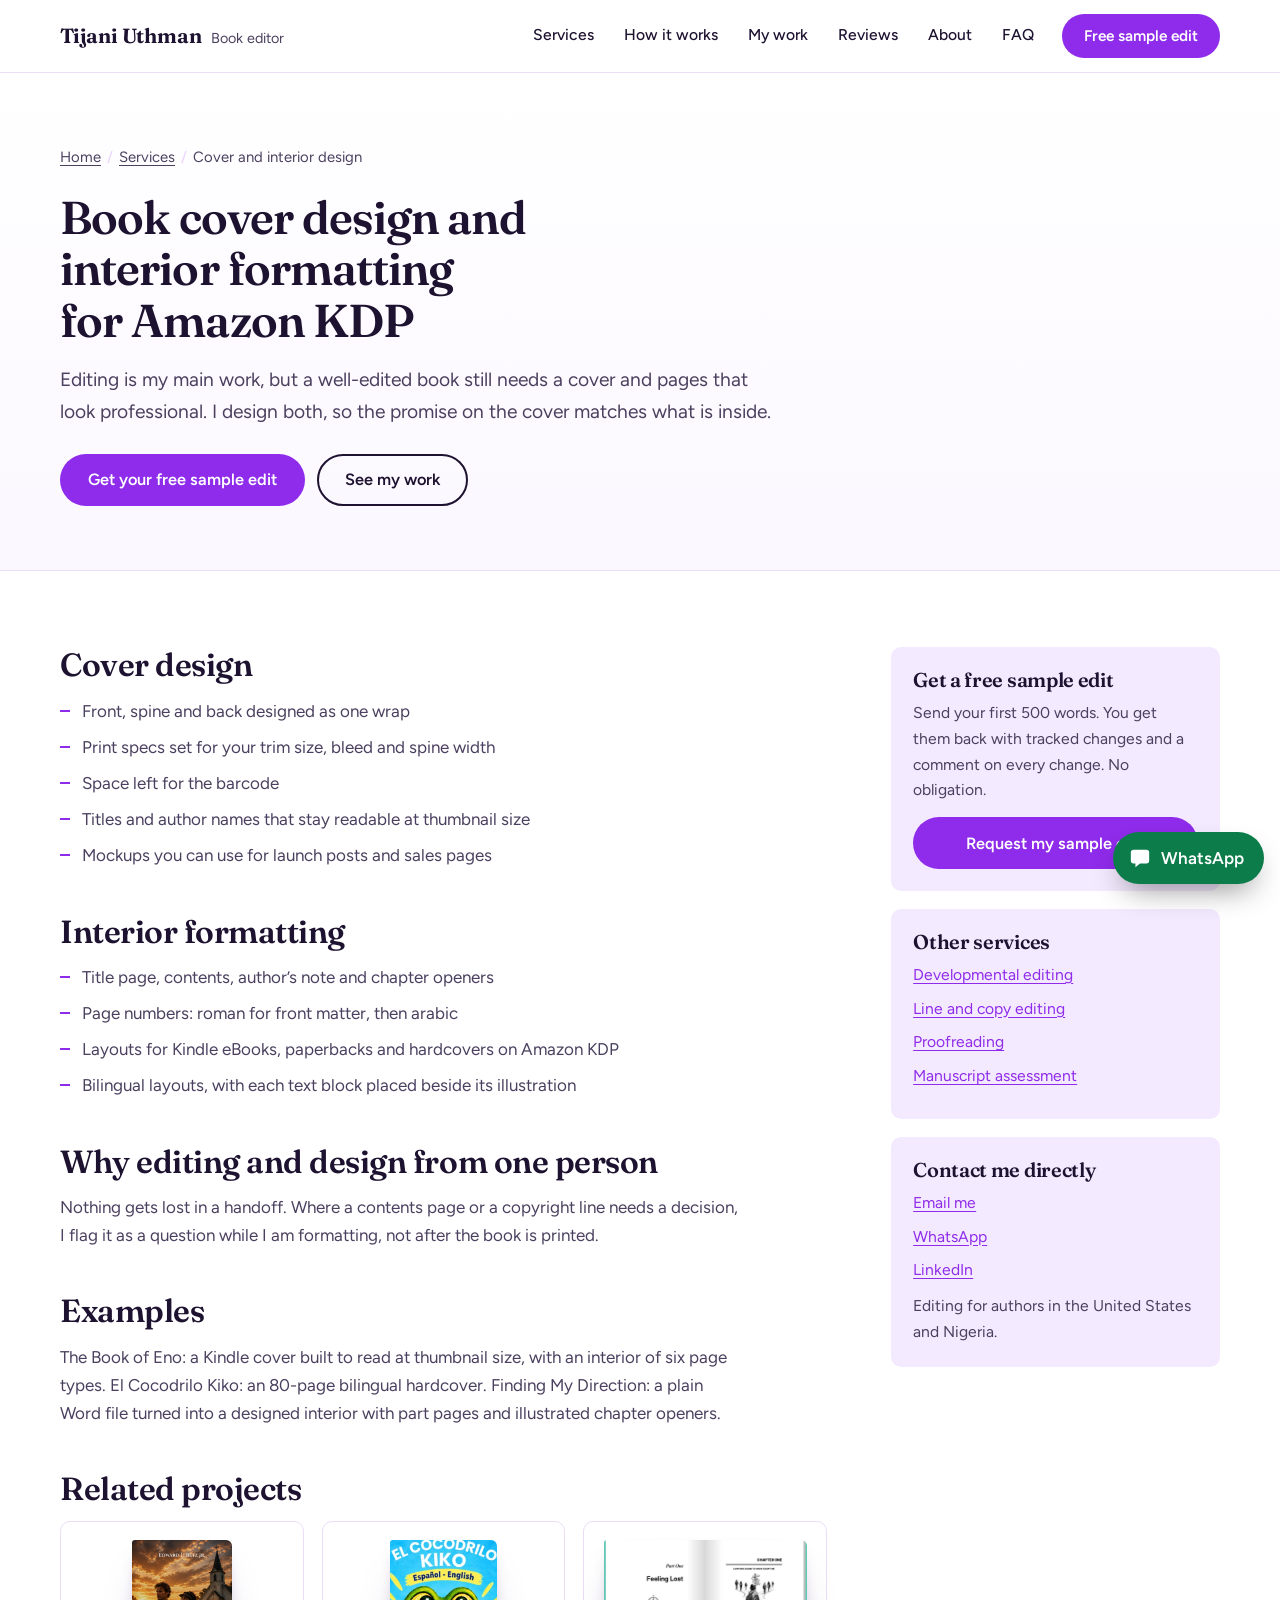
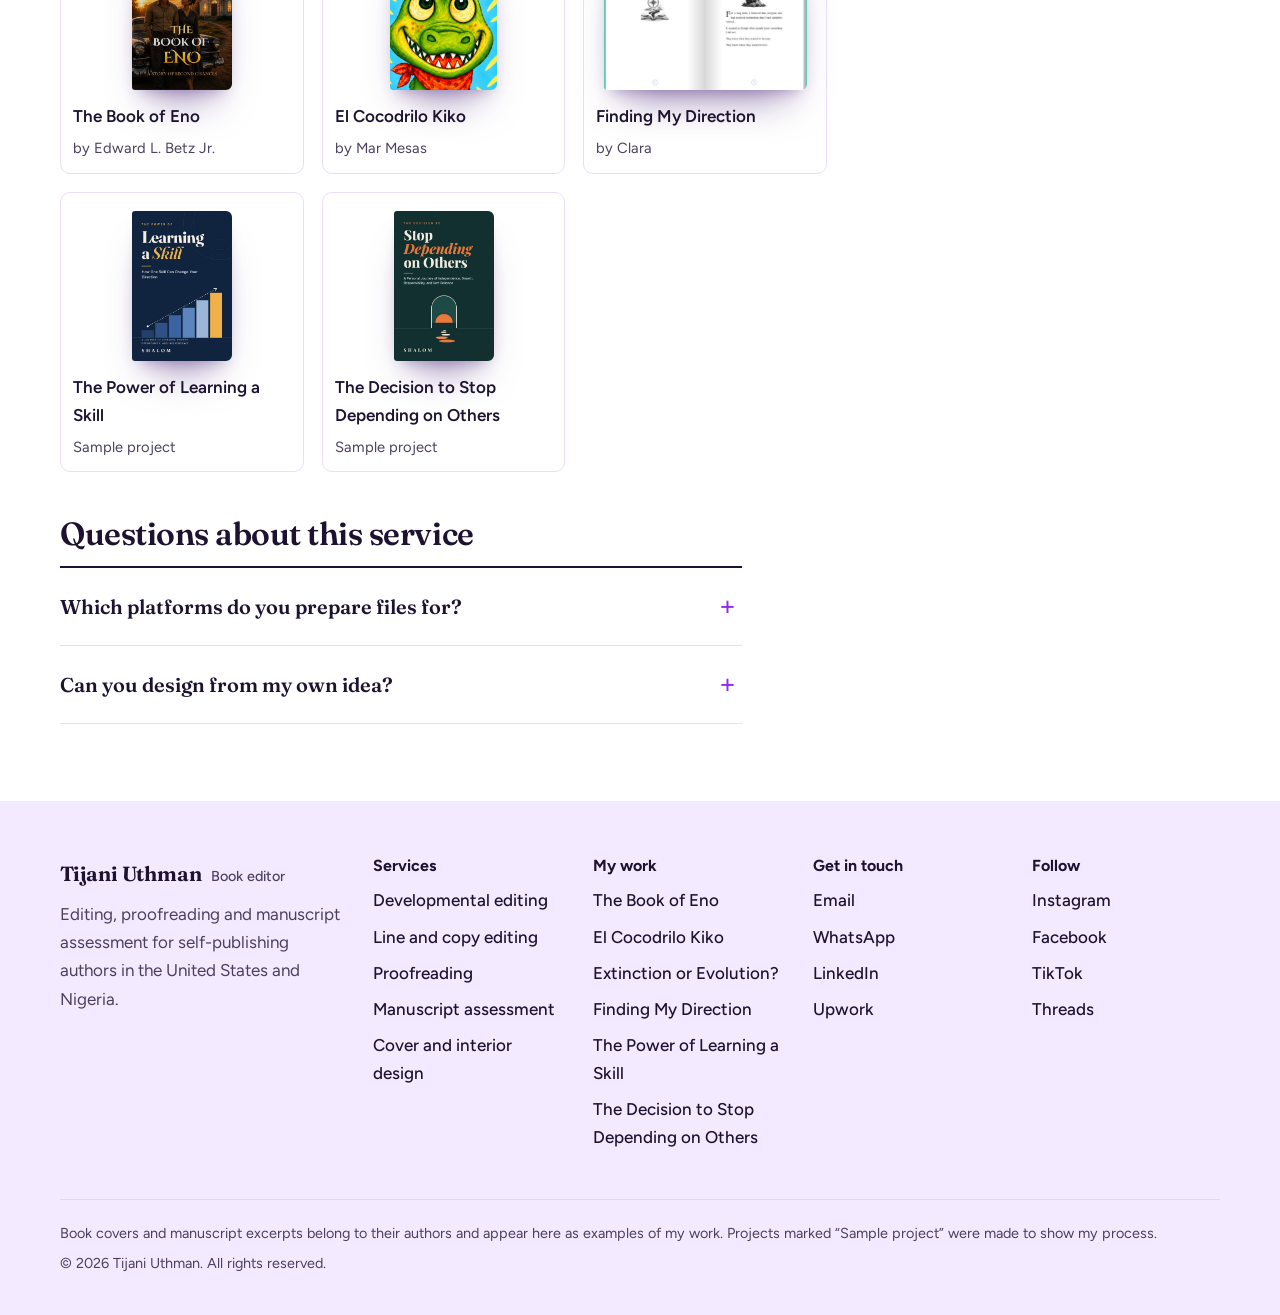
<file: bookcoverandinteriordesign.html>
<!doctype html>
<html lang="en">
<head>
<meta charset="utf-8">
<meta name="viewport" content="width=device-width, initial-scale=1">
<title>Book cover design and interior formatting for Amazon KDP | Tijani Uthman</title>
<meta name="description" content="Book cover design and interior formatting for Kindle, paperback and hardcover on Amazon KDP, from the same editor who polishes your text. Serving authors in the US and Nigeria.">
<meta name="robots" content="index, follow, max-image-preview:large">
<link rel="canonical" href="https://YOUR-DOMAIN.com/bookcoverandinteriordesign.html">
<meta name="theme-color" content="#A947FC">
<meta property="og:type" content="website">
<meta property="og:site_name" content="Tijani Uthman, Book Editor">
<meta property="og:locale" content="en_US">
<meta property="og:title" content="Book cover design and interior formatting for Amazon KDP | Tijani Uthman">
<meta property="og:description" content="Book cover design and interior formatting for Kindle, paperback and hardcover on Amazon KDP, from the same editor who polishes your text. Serving authors in the US and Nigeria.">
<meta property="og:url" content="https://YOUR-DOMAIN.com/bookcoverandinteriordesign.html">
<meta property="og:image" content="https://YOUR-DOMAIN.com/og-image.jpg">
<meta name="twitter:card" content="summary_large_image">
<meta name="twitter:title" content="Book cover design and interior formatting for Amazon KDP | Tijani Uthman">
<meta name="twitter:description" content="Book cover design and interior formatting for Kindle, paperback and hardcover on Amazon KDP, from the same editor who polishes your text. Serving authors in the US and Nigeria.">
<meta name="twitter:image" content="https://YOUR-DOMAIN.com/og-image.jpg">
<link rel="icon" href="data:image/svg+xml,%3Csvg xmlns='http://www.w3.org/2000/svg' viewBox='0 0 64 64'%3E%3Crect width='64' height='64' rx='14' fill='%23A947FC'/%3E%3Cpath d='M18 20h28v7h-10.5v21h-7V27H18z' fill='%23fff'/%3E%3C/svg%3E">
<link rel="preconnect" href="https://fonts.googleapis.com">
<link rel="preconnect" href="https://fonts.gstatic.com" crossorigin>
<link href="https://fonts.googleapis.com/css2?family=Figtree:wght@400;500;600;700&family=Fraunces:ital,opsz,wght@0,9..144,400..700;1,9..144,400..600&display=swap" rel="stylesheet">
<link rel="stylesheet" href="site.css">
<script type="application/ld+json">
{
  "@context": "https://schema.org",
  "@graph": [
    {
      "@type": "BreadcrumbList",
      "itemListElement": [
        {
          "@type": "ListItem",
          "position": 1,
          "name": "Home",
          "item": "https://YOUR-DOMAIN.com/"
        },
        {
          "@type": "ListItem",
          "position": 2,
          "name": "Services",
          "item": "https://YOUR-DOMAIN.com/index.html#services"
        },
        {
          "@type": "ListItem",
          "position": 3,
          "name": "Cover and interior design"
        }
      ]
    },
    {
      "@type": "Service",
      "@id": "https://YOUR-DOMAIN.com/bookcoverandinteriordesign.html#service",
      "name": "Book cover design and interior formatting",
      "description": "Book cover design and interior formatting for Kindle, paperback and hardcover on Amazon KDP, from the same editor who polishes your text. Serving authors in the US and Nigeria.",
      "url": "https://YOUR-DOMAIN.com/bookcoverandinteriordesign.html",
      "provider": {
        "@id": "https://YOUR-DOMAIN.com/#business"
      },
      "areaServed": [
        {
          "@type": "Country",
          "name": "United States"
        },
        {
          "@type": "Country",
          "name": "Nigeria"
        }
      ],
      "serviceType": "Book cover design and interior formatting"
    },
    {
      "@type": "FAQPage",
      "mainEntity": [
        {
          "@type": "Question",
          "name": "Which platforms do you prepare files for?",
          "acceptedAnswer": {
            "@type": "Answer",
            "text": "Amazon KDP, for Kindle eBooks, paperbacks and hardcovers. Tell me the formats you need when you ask for a quote."
          }
        },
        {
          "@type": "Question",
          "name": "Can you design from my own idea?",
          "acceptedAnswer": {
            "@type": "Answer",
            "text": "Yes. For The Book of Eno, I designed the Kindle cover with the author, starting from his concept: Eno, the old car and the church."
          }
        }
      ]
    }
  ]
}
</script>
</head>
<body>
<a class="skip" href="#main">Skip to content</a>
<header class="site-header">
  <div class="wrap nav">
    <a class="brand" href="index.html" aria-label="Tijani Uthman, book editor. Home">
      <span class="brand-name">Tijani Uthman</span>
      <span class="brand-role">Book editor</span>
    </a>
    <button class="menu-btn" id="menuBtn" aria-expanded="false" aria-controls="navLinks">Menu</button>
    <nav class="nav-links" id="navLinks" aria-label="Main">
      <a href="index.html#services">Services</a>
      <a href="index.html#process">How it works</a>
      <a href="index.html#work">My work</a>
      <a href="index.html#reviews">Reviews</a>
      <a href="index.html#about">About</a>
      <a href="index.html#faq">FAQ</a>
      <a class="btn btn-primary" href="index.html#free-sample">Free sample edit</a>
    </nav>
  </div>
</header>
<main id="main">
<section class="page-hero">
  <div class="wrap">
    <nav class="crumbs" aria-label="Breadcrumb"><ol><li><a href="index.html">Home</a></li><li><a href="index.html#services">Services</a></li><li aria-current="page">Cover and interior design</li></ol></nav>
    <h1 class="h-lg">Book cover design and interior formatting for Amazon KDP</h1>
    <p class="lead">Editing is my main work, but a well-edited book still needs a cover and pages that look professional. I design both, so the promise on the cover matches what is inside.</p>
    <div class="cta-row"><a class="btn btn-primary" href="index.html#free-sample">Get your free sample edit</a><a class="btn btn-ghost" href="index.html#work">See my work</a></div>
  </div>
</section>
<div class="wrap page-body">
  <article class="prose">
    <h2>Cover design</h2><ul class="list"><li>Front, spine and back designed as one wrap</li><li>Print specs set for your trim size, bleed and spine width</li><li>Space left for the barcode</li><li>Titles and author names that stay readable at thumbnail size</li><li>Mockups you can use for launch posts and sales pages</li></ul>
    <h2>Interior formatting</h2><ul class="list"><li>Title page, contents, author’s note and chapter openers</li><li>Page numbers: roman for front matter, then arabic</li><li>Layouts for Kindle eBooks, paperbacks and hardcovers on Amazon KDP</li><li>Bilingual layouts, with each text block placed beside its illustration</li></ul>
    <h2>Why editing and design from one person</h2><p>Nothing gets lost in a handoff. Where a contents page or a copyright line needs a decision, I flag it as a question while I am formatting, not after the book is printed.</p>
    <h2>Examples</h2><p>The Book of Eno: a Kindle cover built to read at thumbnail size, with an interior of six page types. El Cocodrilo Kiko: an 80-page bilingual hardcover. Finding My Direction: a plain Word file turned into a designed interior with part pages and illustrated chapter openers.</p>
    
    <h2>Related projects</h2>
    <div class="related"><a href="bookofeno.html"><img src="book-of-eno.jpg" alt="" loading="lazy">The Book of Eno<span>by Edward L. Betz Jr.</span></a><a href="elcocodrilokiko.html"><img src="el-cocodrilo-kiko.jpg" alt="" loading="lazy">El Cocodrilo Kiko<span>by Mar Mesas</span></a><a href="findingmydirection.html"><img src="finding-my-direction-after.jpg" alt="" loading="lazy">Finding My Direction<span>by Clara</span></a><a href="power.html"><img src="power-of-learning-a-skill.jpg" alt="" loading="lazy">The Power of Learning a Skill<span>Sample project</span></a><a href="decision-to-stop-depending-on-others.html"><img src="stop-depending-on-others.jpg" alt="" loading="lazy">The Decision to Stop Depending on Others<span>Sample project</span></a></div>
    <h2>Questions about this service</h2>
    <div class="faq faq-mini">
      <details><summary>Which platforms do you prepare files for?</summary><div class="ans">Amazon KDP, for Kindle eBooks, paperbacks and hardcovers. Tell me the formats you need when you ask for a quote.</div></details>
      <details><summary>Can you design from my own idea?</summary><div class="ans">Yes. For The Book of Eno, I designed the Kindle cover with the author, starting from his concept: Eno, the old car and the church.</div></details>
    </div>
  </article>
  <aside class="side">
        <div class="side-card">
          <h2>Get a free sample edit</h2>
          <p>Send your first 500 words. You get them back with tracked changes and a comment on every change. No obligation.</p>
          <a class="btn btn-primary" href="index.html#free-sample">Request my sample edit</a>
        </div>
        <div class="side-card"><h2>Other services</h2><ul><li><a href="developmentalediting.html">Developmental editing</a></li><li><a href="lineandcopyediting.html">Line and copy editing</a></li><li><a href="proofreading.html">Proofreading</a></li><li><a href="manuscript.html">Manuscript assessment</a></li></ul></div>
        <div class="side-card">
          <h2>Contact me directly</h2>
          <ul><li><a href="mailto:YOUR-EMAIL@example.com">Email me</a></li><li><a href="https://wa.me/2348136720953" target="_blank" rel="noopener">WhatsApp</a></li><li><a href="https://www.linkedin.com/in/tijani-uthman/" target="_blank" rel="noopener">LinkedIn</a></li></ul>
          <p style="margin:10px 0 0">Editing for authors in the United States and Nigeria.</p>
        </div>
      </aside>
</div>
</main>
<footer class="footer">
  <div class="wrap">
    <div class="foot-grid">
      <div class="foot-brand">
        <a class="brand" href="index.html"><span class="brand-name">Tijani Uthman</span><span class="brand-role">Book editor</span></a>
        <p>Editing, proofreading and manuscript assessment for self-publishing authors in the United States and Nigeria.</p>
      </div>
      <div>
        <h2>Services</h2>
        <ul>
          <li><a href="developmentalediting.html">Developmental editing</a></li>
          <li><a href="lineandcopyediting.html">Line and copy editing</a></li>
          <li><a href="proofreading.html">Proofreading</a></li>
          <li><a href="manuscript.html">Manuscript assessment</a></li>
          <li><a href="bookcoverandinteriordesign.html">Cover and interior design</a></li>
        </ul>
      </div>
      <div>
        <h2>My work</h2>
        <ul>
          <li><a href="bookofeno.html">The Book of Eno</a></li>
          <li><a href="elcocodrilokiko.html">El Cocodrilo Kiko</a></li>
          <li><a href="extinctionorevolution.html">Extinction or Evolution?</a></li>
          <li><a href="findingmydirection.html">Finding My Direction</a></li>
          <li><a href="power.html">The Power of Learning a Skill</a></li>
          <li><a href="decision-to-stop-depending-on-others.html">The Decision to Stop Depending on Others</a></li>
        </ul>
      </div>
      <div>
        <h2>Get in touch</h2>
        <ul>
          <li><a href="mailto:YOUR-EMAIL@example.com">Email</a></li>
          <li><a href="https://wa.me/2348136720953" target="_blank" rel="noopener">WhatsApp</a></li>
          <li><a href="https://www.linkedin.com/in/tijani-uthman/" target="_blank" rel="noopener">LinkedIn</a></li>
          <li><a href="https://www.upwork.com/freelancers/~017abd9644334bde1f?mp_source=share" target="_blank" rel="noopener">Upwork</a></li>
        </ul>
      </div>
      <div>
        <h2>Follow</h2>
        <ul>
          <li><a href="https://www.instagram.com/tijaniuthmanopeyemi32/" target="_blank" rel="noopener">Instagram</a></li>
          <li><a href="https://www.facebook.com/profile.php?id=100084764225267" target="_blank" rel="noopener">Facebook</a></li>
          <li><a href="https://www.tiktok.com/@uthmantijani32" target="_blank" rel="noopener">TikTok</a></li>
          <li><a href="https://www.threads.com/@tijaniuthmanopeyemi32" target="_blank" rel="noopener">Threads</a></li>
        </ul>
      </div>
    </div>
    <div class="legal">
      <p>Book covers and manuscript excerpts belong to their authors and appear here as examples of my work. Projects marked “Sample project” were made to show my process.</p>
      <p>© 2026 Tijani Uthman. All rights reserved.</p>
    </div>
  </div>
</footer>
<a class="float-wa" href="https://wa.me/2348136720953?text=Hi%20Tijani%2C%20I%27d%20like%20a%20free%20sample%20edit." target="_blank" rel="noopener" aria-label="Chat with Tijani on WhatsApp">
  <svg viewBox="0 0 24 24" aria-hidden="true"><path d="M5 3h14a3 3 0 0 1 3 3v9a3 3 0 0 1-3 3h-7l-5 4v-4H5a3 3 0 0 1-3-3V6a3 3 0 0 1 3-3z"/></svg>
  <span>WhatsApp</span>
</a>
<script src="common.js" defer></script>
</body>
</html>
</file>
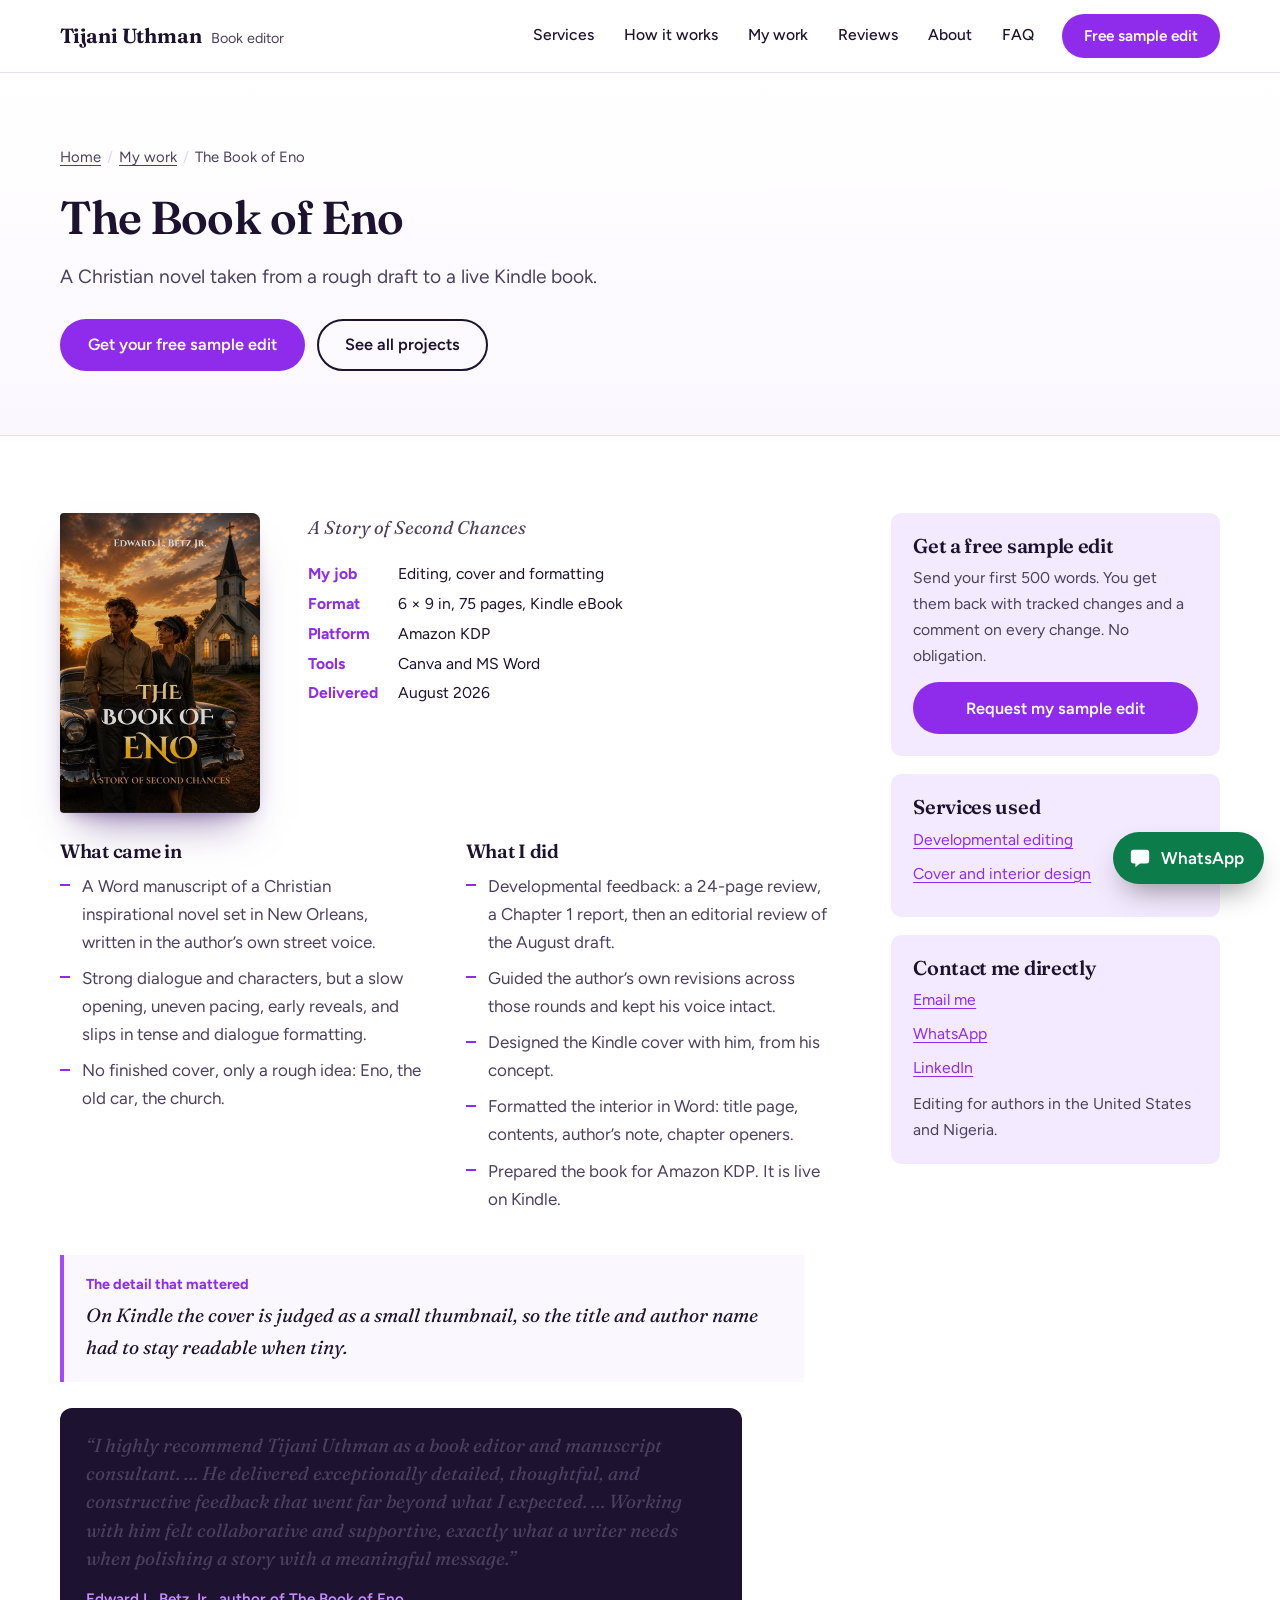
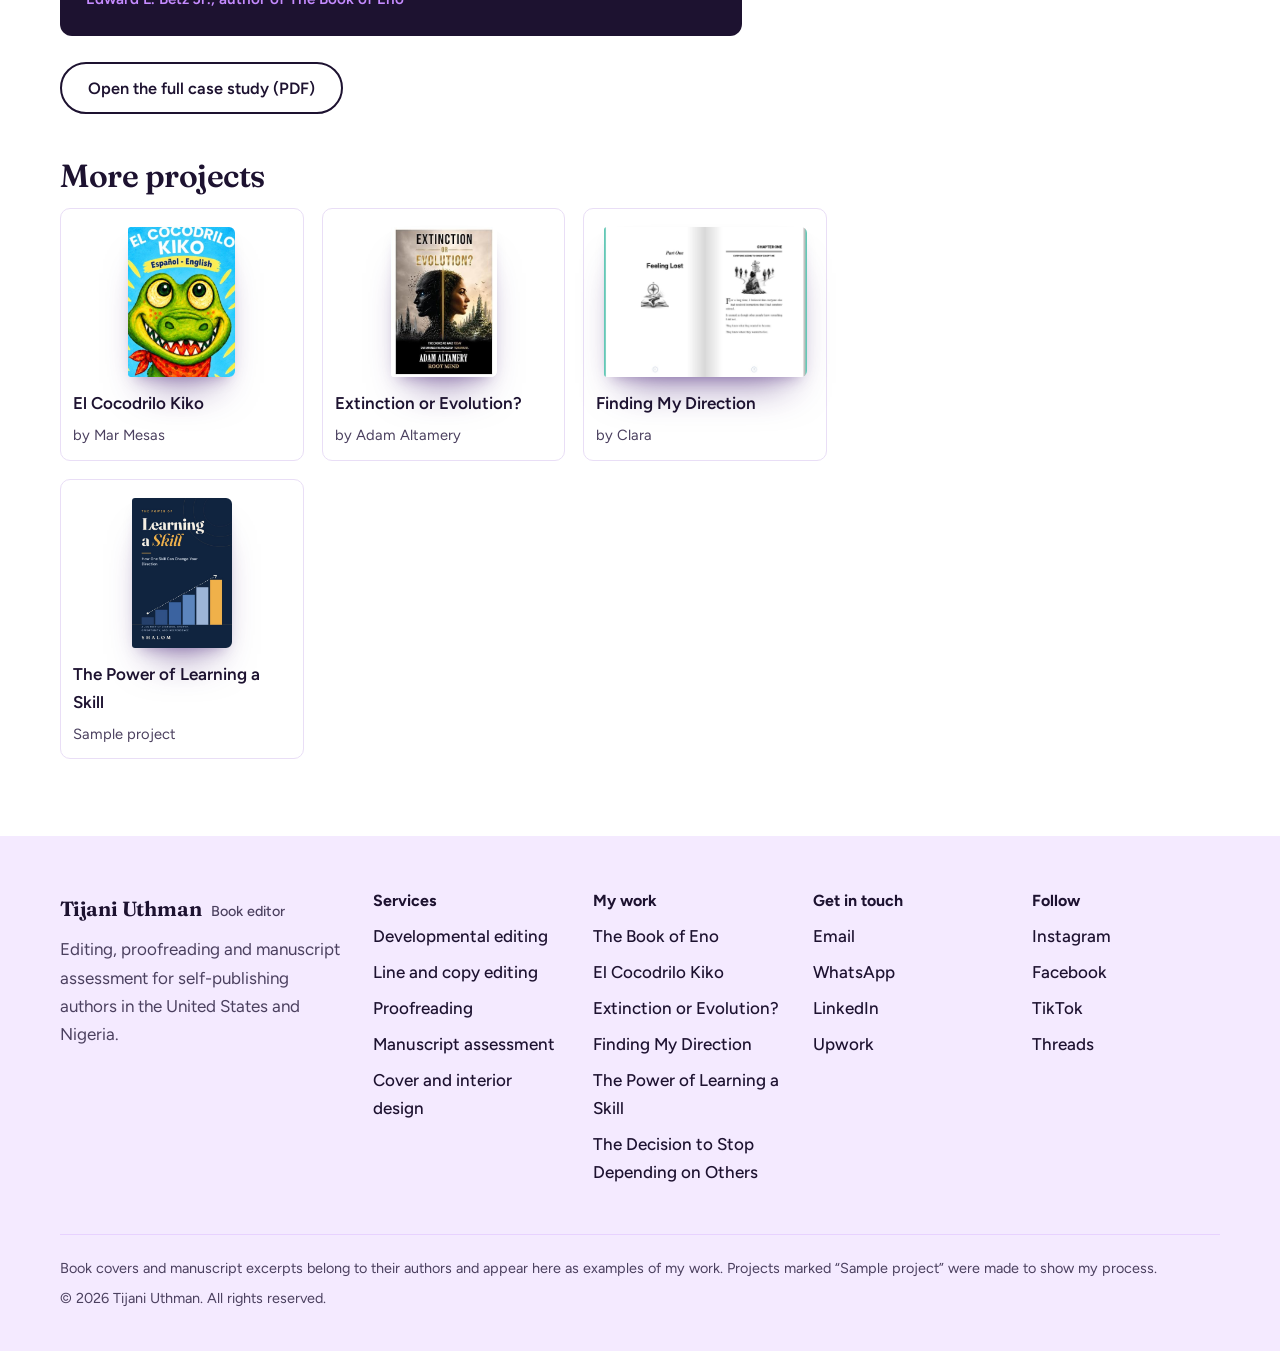
<file: bookofeno.html>
<!doctype html>
<html lang="en">
<head>
<meta charset="utf-8">
<meta name="viewport" content="width=device-width, initial-scale=1">
<title>The Book of Eno: editing and Kindle cover case study | Tijani Uthman</title>
<meta name="description" content="Case study: developmental editing, Kindle cover design and interior formatting for The Book of Eno, a Christian novel now live on Amazon Kindle.">
<meta name="robots" content="index, follow, max-image-preview:large">
<link rel="canonical" href="https://YOUR-DOMAIN.com/bookofeno.html">
<meta name="theme-color" content="#A947FC">
<meta property="og:type" content="website">
<meta property="og:site_name" content="Tijani Uthman, Book Editor">
<meta property="og:locale" content="en_US">
<meta property="og:title" content="The Book of Eno: editing and Kindle cover case study | Tijani Uthman">
<meta property="og:description" content="Case study: developmental editing, Kindle cover design and interior formatting for The Book of Eno, a Christian novel now live on Amazon Kindle.">
<meta property="og:url" content="https://YOUR-DOMAIN.com/bookofeno.html">
<meta property="og:image" content="https://YOUR-DOMAIN.com/book-of-eno.jpg">
<meta name="twitter:card" content="summary_large_image">
<meta name="twitter:title" content="The Book of Eno: editing and Kindle cover case study | Tijani Uthman">
<meta name="twitter:description" content="Case study: developmental editing, Kindle cover design and interior formatting for The Book of Eno, a Christian novel now live on Amazon Kindle.">
<meta name="twitter:image" content="https://YOUR-DOMAIN.com/book-of-eno.jpg">
<link rel="icon" href="data:image/svg+xml,%3Csvg xmlns='http://www.w3.org/2000/svg' viewBox='0 0 64 64'%3E%3Crect width='64' height='64' rx='14' fill='%23A947FC'/%3E%3Cpath d='M18 20h28v7h-10.5v21h-7V27H18z' fill='%23fff'/%3E%3C/svg%3E">
<link rel="preconnect" href="https://fonts.googleapis.com">
<link rel="preconnect" href="https://fonts.gstatic.com" crossorigin>
<link href="https://fonts.googleapis.com/css2?family=Figtree:wght@400;500;600;700&family=Fraunces:ital,opsz,wght@0,9..144,400..700;1,9..144,400..600&display=swap" rel="stylesheet">
<link rel="stylesheet" href="site.css">
<script type="application/ld+json">
{
  "@context": "https://schema.org",
  "@graph": [
    {
      "@type": "BreadcrumbList",
      "itemListElement": [
        {
          "@type": "ListItem",
          "position": 1,
          "name": "Home",
          "item": "https://YOUR-DOMAIN.com/"
        },
        {
          "@type": "ListItem",
          "position": 2,
          "name": "My work",
          "item": "https://YOUR-DOMAIN.com/index.html#work"
        },
        {
          "@type": "ListItem",
          "position": 3,
          "name": "The Book of Eno"
        }
      ]
    },
    {
      "@type": "WebPage",
      "@id": "https://YOUR-DOMAIN.com/bookofeno.html",
      "url": "https://YOUR-DOMAIN.com/bookofeno.html",
      "name": "The Book of Eno: editing and Kindle cover case study",
      "description": "Case study: developmental editing, Kindle cover design and interior formatting for The Book of Eno, a Christian novel now live on Amazon Kindle.",
      "inLanguage": "en",
      "isPartOf": {
        "@id": "https://YOUR-DOMAIN.com/#website"
      },
      "about": {
        "@id": "https://YOUR-DOMAIN.com/#business"
      },
      "primaryImageOfPage": "https://YOUR-DOMAIN.com/book-of-eno.jpg"
    }
  ]
}
</script>
</head>
<body>
<a class="skip" href="#main">Skip to content</a>
<header class="site-header">
  <div class="wrap nav">
    <a class="brand" href="index.html" aria-label="Tijani Uthman, book editor. Home">
      <span class="brand-name">Tijani Uthman</span>
      <span class="brand-role">Book editor</span>
    </a>
    <button class="menu-btn" id="menuBtn" aria-expanded="false" aria-controls="navLinks">Menu</button>
    <nav class="nav-links" id="navLinks" aria-label="Main">
      <a href="index.html#services">Services</a>
      <a href="index.html#process">How it works</a>
      <a href="index.html#work">My work</a>
      <a href="index.html#reviews">Reviews</a>
      <a href="index.html#about">About</a>
      <a href="index.html#faq">FAQ</a>
      <a class="btn btn-primary" href="index.html#free-sample">Free sample edit</a>
    </nav>
  </div>
</header>
<main id="main">
<section class="page-hero">
  <div class="wrap">
    <nav class="crumbs" aria-label="Breadcrumb"><ol><li><a href="index.html">Home</a></li><li><a href="index.html#work">My work</a></li><li aria-current="page">The Book of Eno</li></ol></nav>
    <h1 class="h-lg">The Book of Eno</h1>
    <p class="lead">A Christian novel taken from a rough draft to a live Kindle book.</p>
    <div class="cta-row"><a class="btn btn-primary" href="index.html#free-sample">Get your free sample edit</a><a class="btn btn-ghost" href="index.html#work">See all projects</a></div>
  </div>
</section>
<div class="wrap page-body case-page">
  <article class="prose">
    <div class="case-head"><img src="book-of-eno.jpg" alt="Cover of The Book of Eno" width="200"><div><p class="case-sub">A Story of Second Chances</p><dl class="facts"><dt>My job</dt><dd>Editing, cover and formatting</dd><dt>Format</dt><dd>6 × 9 in, 75 pages, Kindle eBook</dd><dt>Platform</dt><dd>Amazon KDP</dd><dt>Tools</dt><dd>Canva and MS Word</dd><dt>Delivered</dt><dd>August 2026</dd></dl></div></div><div class="case-cols"><div><h2>What came in</h2><ul class="list"><li>A Word manuscript of a Christian inspirational novel set in New Orleans, written in the author’s own street voice.</li><li>Strong dialogue and characters, but a slow opening, uneven pacing, early reveals, and slips in tense and dialogue formatting.</li><li>No finished cover, only a rough idea: Eno, the old car, the church.</li></ul></div><div><h2>What I did</h2><ul class="list"><li>Developmental feedback: a 24-page review, a Chapter 1 report, then an editorial review of the August draft.</li><li>Guided the author’s own revisions across those rounds and kept his voice intact.</li><li>Designed the Kindle cover with him, from his concept.</li><li>Formatted the interior in Word: title page, contents, author’s note, chapter openers.</li><li>Prepared the book for Amazon KDP. It is live on Kindle.</li></ul></div></div><div class="detail"><small>The detail that mattered</small>On Kindle the cover is judged as a small thumbnail, so the title and author name had to stay readable when tiny.</div><div class="case-quote"><p>“I highly recommend Tijani Uthman as a book editor and manuscript consultant. … He delivered exceptionally detailed, thoughtful, and constructive feedback that went far beyond what I expected. … Working with him felt collaborative and supportive, exactly what a writer needs when polishing a story with a meaningful message.”</p><footer>Edward L. Betz Jr., author of The Book of Eno</footer></div><p class="pdf-row"><a class="btn btn-ghost" href="book-of-eno-case-study.pdf" target="_blank" rel="noopener">Open the full case study (PDF)</a></p>
    <h2>More projects</h2>
    <div class="related"><a href="elcocodrilokiko.html"><img src="el-cocodrilo-kiko.jpg" alt="" loading="lazy">El Cocodrilo Kiko<span>by Mar Mesas</span></a><a href="extinctionorevolution.html"><img src="extinction-or-evolution.jpg" alt="" loading="lazy">Extinction or Evolution?<span>by Adam Altamery</span></a><a href="findingmydirection.html"><img src="finding-my-direction-after.jpg" alt="" loading="lazy">Finding My Direction<span>by Clara</span></a><a href="power.html"><img src="power-of-learning-a-skill.jpg" alt="" loading="lazy">The Power of Learning a Skill<span>Sample project</span></a></div>
  </article>
  <aside class="side">
        <div class="side-card">
          <h2>Get a free sample edit</h2>
          <p>Send your first 500 words. You get them back with tracked changes and a comment on every change. No obligation.</p>
          <a class="btn btn-primary" href="index.html#free-sample">Request my sample edit</a>
        </div>
        <div class="side-card"><h2>Services used</h2><ul><li><a href="developmentalediting.html">Developmental editing</a></li><li><a href="bookcoverandinteriordesign.html">Cover and interior design</a></li></ul></div>
        <div class="side-card">
          <h2>Contact me directly</h2>
          <ul><li><a href="mailto:YOUR-EMAIL@example.com">Email me</a></li><li><a href="https://wa.me/2348136720953" target="_blank" rel="noopener">WhatsApp</a></li><li><a href="https://www.linkedin.com/in/tijani-uthman/" target="_blank" rel="noopener">LinkedIn</a></li></ul>
          <p style="margin:10px 0 0">Editing for authors in the United States and Nigeria.</p>
        </div>
      </aside>
</div>
</main>
<footer class="footer">
  <div class="wrap">
    <div class="foot-grid">
      <div class="foot-brand">
        <a class="brand" href="index.html"><span class="brand-name">Tijani Uthman</span><span class="brand-role">Book editor</span></a>
        <p>Editing, proofreading and manuscript assessment for self-publishing authors in the United States and Nigeria.</p>
      </div>
      <div>
        <h2>Services</h2>
        <ul>
          <li><a href="developmentalediting.html">Developmental editing</a></li>
          <li><a href="lineandcopyediting.html">Line and copy editing</a></li>
          <li><a href="proofreading.html">Proofreading</a></li>
          <li><a href="manuscript.html">Manuscript assessment</a></li>
          <li><a href="bookcoverandinteriordesign.html">Cover and interior design</a></li>
        </ul>
      </div>
      <div>
        <h2>My work</h2>
        <ul>
          <li><a href="bookofeno.html">The Book of Eno</a></li>
          <li><a href="elcocodrilokiko.html">El Cocodrilo Kiko</a></li>
          <li><a href="extinctionorevolution.html">Extinction or Evolution?</a></li>
          <li><a href="findingmydirection.html">Finding My Direction</a></li>
          <li><a href="power.html">The Power of Learning a Skill</a></li>
          <li><a href="decision-to-stop-depending-on-others.html">The Decision to Stop Depending on Others</a></li>
        </ul>
      </div>
      <div>
        <h2>Get in touch</h2>
        <ul>
          <li><a href="mailto:YOUR-EMAIL@example.com">Email</a></li>
          <li><a href="https://wa.me/2348136720953" target="_blank" rel="noopener">WhatsApp</a></li>
          <li><a href="https://www.linkedin.com/in/tijani-uthman/" target="_blank" rel="noopener">LinkedIn</a></li>
          <li><a href="https://www.upwork.com/freelancers/~017abd9644334bde1f?mp_source=share" target="_blank" rel="noopener">Upwork</a></li>
        </ul>
      </div>
      <div>
        <h2>Follow</h2>
        <ul>
          <li><a href="https://www.instagram.com/tijaniuthmanopeyemi32/" target="_blank" rel="noopener">Instagram</a></li>
          <li><a href="https://www.facebook.com/profile.php?id=100084764225267" target="_blank" rel="noopener">Facebook</a></li>
          <li><a href="https://www.tiktok.com/@uthmantijani32" target="_blank" rel="noopener">TikTok</a></li>
          <li><a href="https://www.threads.com/@tijaniuthmanopeyemi32" target="_blank" rel="noopener">Threads</a></li>
        </ul>
      </div>
    </div>
    <div class="legal">
      <p>Book covers and manuscript excerpts belong to their authors and appear here as examples of my work. Projects marked “Sample project” were made to show my process.</p>
      <p>© 2026 Tijani Uthman. All rights reserved.</p>
    </div>
  </div>
</footer>
<a class="float-wa" href="https://wa.me/2348136720953?text=Hi%20Tijani%2C%20I%27d%20like%20a%20free%20sample%20edit." target="_blank" rel="noopener" aria-label="Chat with Tijani on WhatsApp">
  <svg viewBox="0 0 24 24" aria-hidden="true"><path d="M5 3h14a3 3 0 0 1 3 3v9a3 3 0 0 1-3 3h-7l-5 4v-4H5a3 3 0 0 1-3-3V6a3 3 0 0 1 3-3z"/></svg>
  <span>WhatsApp</span>
</a>
<script src="common.js" defer></script>
</body>
</html>
</file>
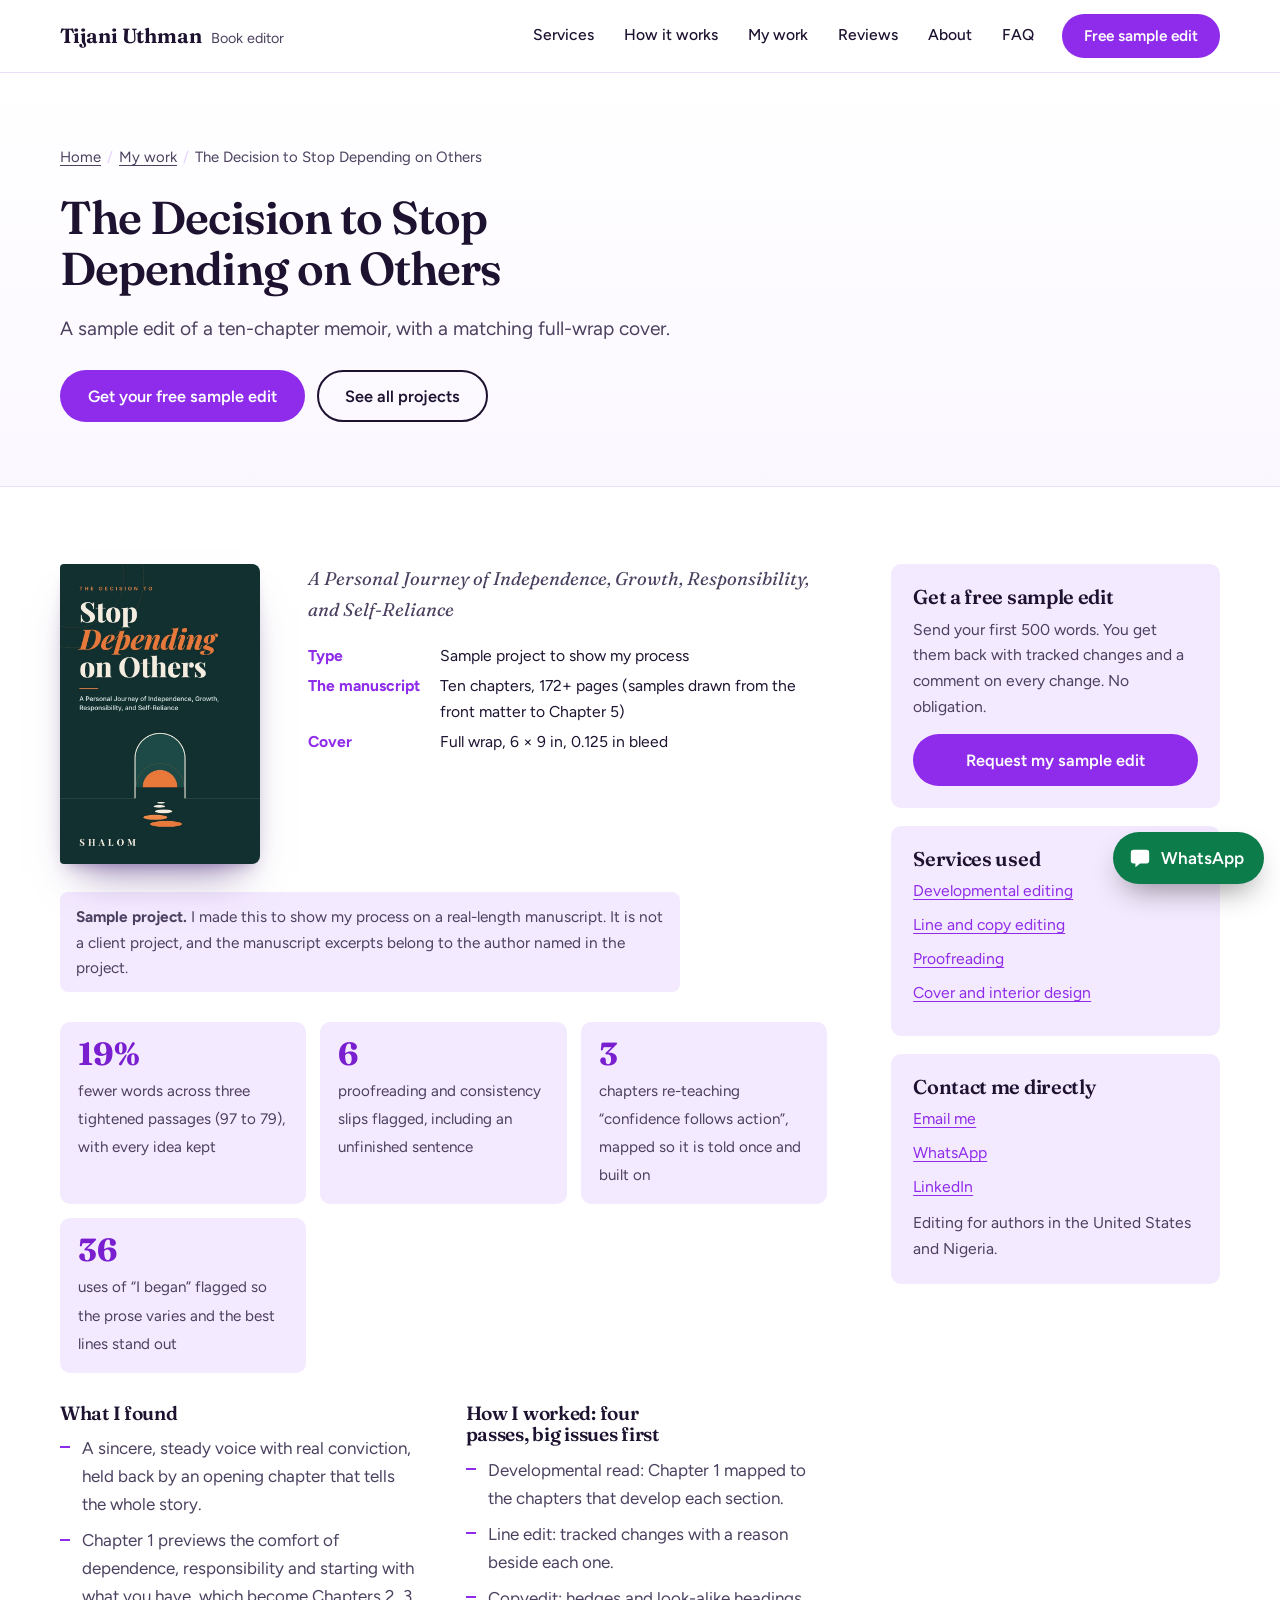
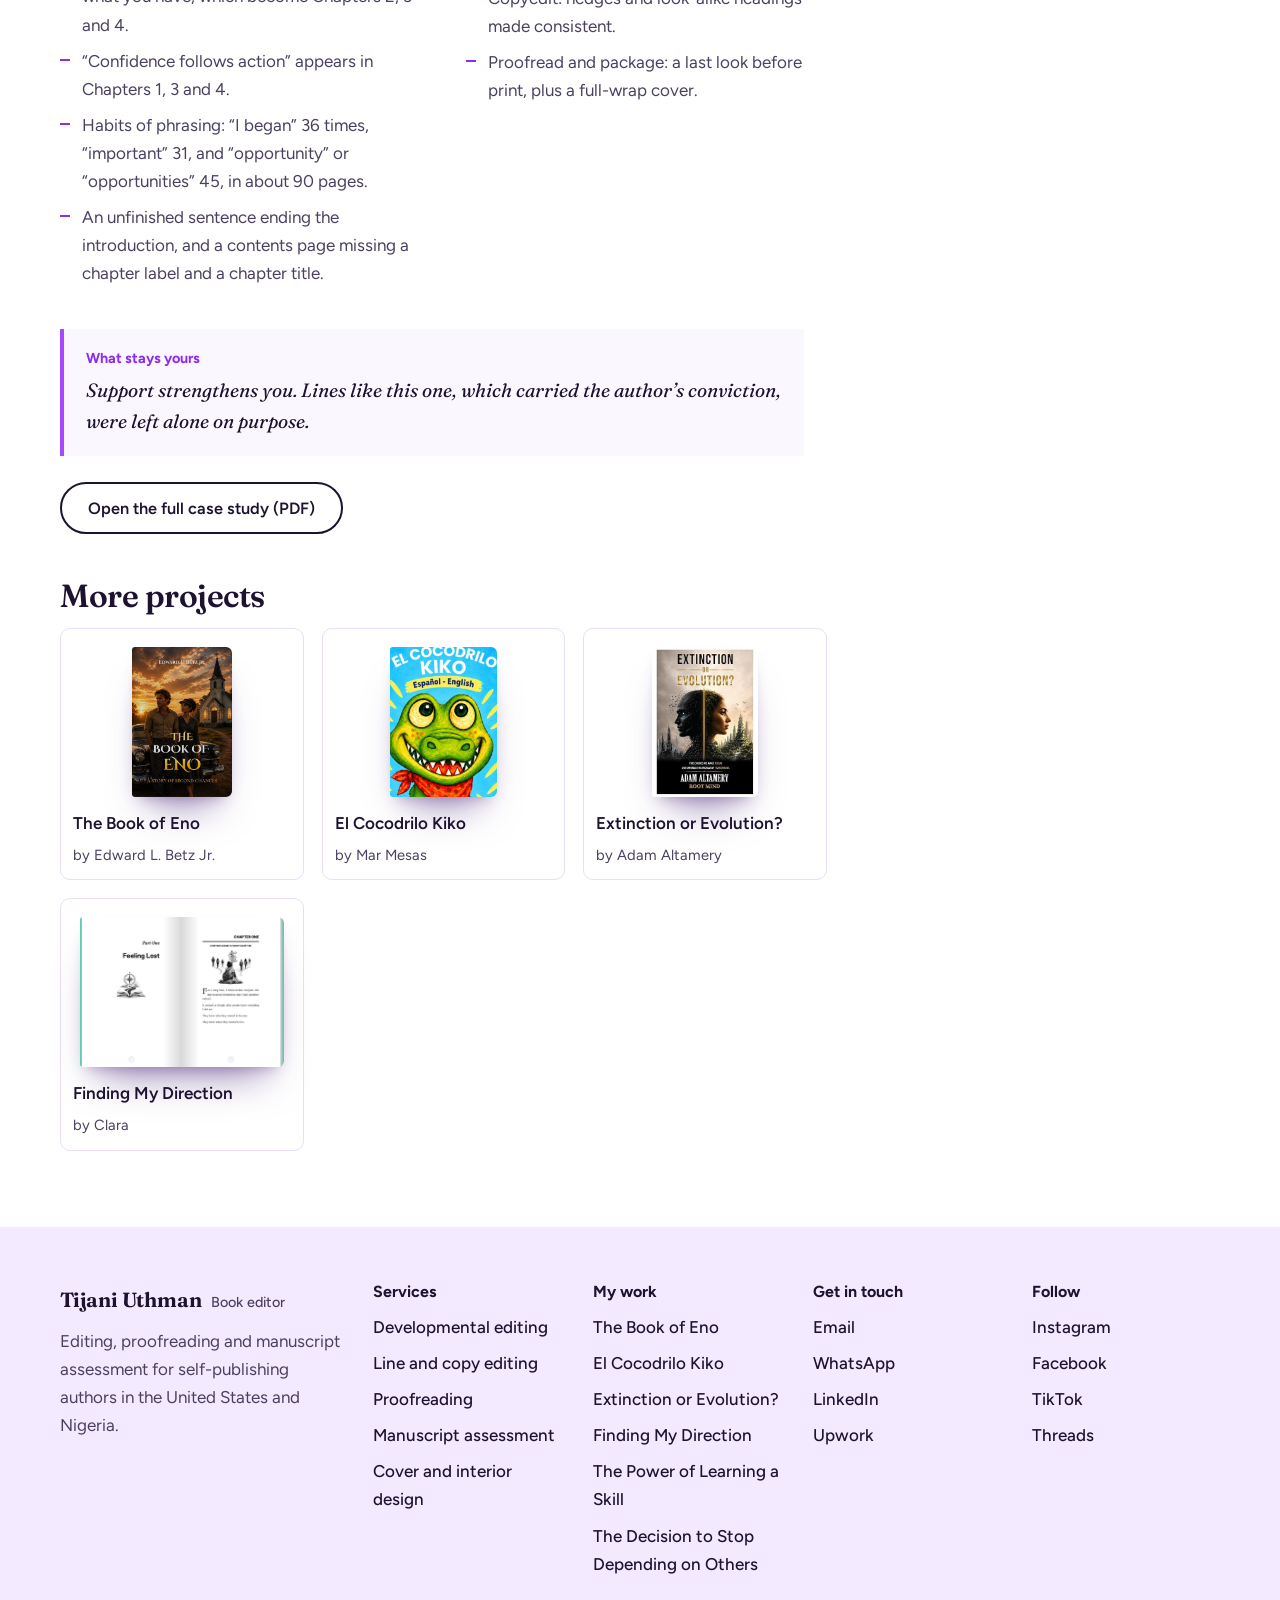
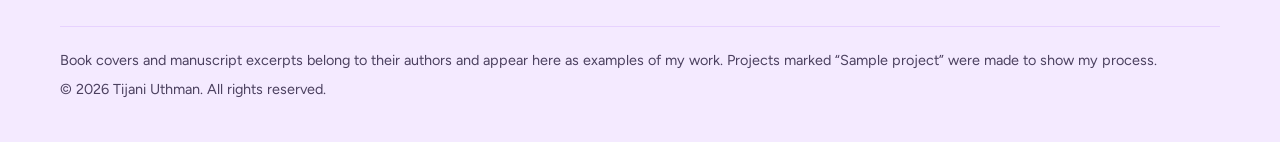
<file: decision-to-stop-depending-on-others.html>
<!doctype html>
<html lang="en">
<head>
<meta charset="utf-8">
<meta name="viewport" content="width=device-width, initial-scale=1">
<title>Stop Depending on Others: sample memoir edit and cover | Tijani Uthman</title>
<meta name="description" content="Sample project: four editing passes and a full-wrap cover for a ten-chapter memoir, with annotated tracked-change examples.">
<meta name="robots" content="index, follow, max-image-preview:large">
<link rel="canonical" href="https://YOUR-DOMAIN.com/decision-to-stop-depending-on-others.html">
<meta name="theme-color" content="#A947FC">
<meta property="og:type" content="website">
<meta property="og:site_name" content="Tijani Uthman, Book Editor">
<meta property="og:locale" content="en_US">
<meta property="og:title" content="Stop Depending on Others: sample memoir edit and cover | Tijani Uthman">
<meta property="og:description" content="Sample project: four editing passes and a full-wrap cover for a ten-chapter memoir, with annotated tracked-change examples.">
<meta property="og:url" content="https://YOUR-DOMAIN.com/decision-to-stop-depending-on-others.html">
<meta property="og:image" content="https://YOUR-DOMAIN.com/stop-depending-on-others.jpg">
<meta name="twitter:card" content="summary_large_image">
<meta name="twitter:title" content="Stop Depending on Others: sample memoir edit and cover | Tijani Uthman">
<meta name="twitter:description" content="Sample project: four editing passes and a full-wrap cover for a ten-chapter memoir, with annotated tracked-change examples.">
<meta name="twitter:image" content="https://YOUR-DOMAIN.com/stop-depending-on-others.jpg">
<link rel="icon" href="data:image/svg+xml,%3Csvg xmlns='http://www.w3.org/2000/svg' viewBox='0 0 64 64'%3E%3Crect width='64' height='64' rx='14' fill='%23A947FC'/%3E%3Cpath d='M18 20h28v7h-10.5v21h-7V27H18z' fill='%23fff'/%3E%3C/svg%3E">
<link rel="preconnect" href="https://fonts.googleapis.com">
<link rel="preconnect" href="https://fonts.gstatic.com" crossorigin>
<link href="https://fonts.googleapis.com/css2?family=Figtree:wght@400;500;600;700&family=Fraunces:ital,opsz,wght@0,9..144,400..700;1,9..144,400..600&display=swap" rel="stylesheet">
<link rel="stylesheet" href="site.css">
<script type="application/ld+json">
{
  "@context": "https://schema.org",
  "@graph": [
    {
      "@type": "BreadcrumbList",
      "itemListElement": [
        {
          "@type": "ListItem",
          "position": 1,
          "name": "Home",
          "item": "https://YOUR-DOMAIN.com/"
        },
        {
          "@type": "ListItem",
          "position": 2,
          "name": "My work",
          "item": "https://YOUR-DOMAIN.com/index.html#work"
        },
        {
          "@type": "ListItem",
          "position": 3,
          "name": "The Decision to Stop Depending on Others"
        }
      ]
    },
    {
      "@type": "WebPage",
      "@id": "https://YOUR-DOMAIN.com/decision-to-stop-depending-on-others.html",
      "url": "https://YOUR-DOMAIN.com/decision-to-stop-depending-on-others.html",
      "name": "Stop Depending on Others: sample memoir edit and cover",
      "description": "Sample project: four editing passes and a full-wrap cover for a ten-chapter memoir, with annotated tracked-change examples.",
      "inLanguage": "en",
      "isPartOf": {
        "@id": "https://YOUR-DOMAIN.com/#website"
      },
      "about": {
        "@id": "https://YOUR-DOMAIN.com/#business"
      },
      "primaryImageOfPage": "https://YOUR-DOMAIN.com/stop-depending-on-others.jpg"
    }
  ]
}
</script>
</head>
<body>
<a class="skip" href="#main">Skip to content</a>
<header class="site-header">
  <div class="wrap nav">
    <a class="brand" href="index.html" aria-label="Tijani Uthman, book editor. Home">
      <span class="brand-name">Tijani Uthman</span>
      <span class="brand-role">Book editor</span>
    </a>
    <button class="menu-btn" id="menuBtn" aria-expanded="false" aria-controls="navLinks">Menu</button>
    <nav class="nav-links" id="navLinks" aria-label="Main">
      <a href="index.html#services">Services</a>
      <a href="index.html#process">How it works</a>
      <a href="index.html#work">My work</a>
      <a href="index.html#reviews">Reviews</a>
      <a href="index.html#about">About</a>
      <a href="index.html#faq">FAQ</a>
      <a class="btn btn-primary" href="index.html#free-sample">Free sample edit</a>
    </nav>
  </div>
</header>
<main id="main">
<section class="page-hero">
  <div class="wrap">
    <nav class="crumbs" aria-label="Breadcrumb"><ol><li><a href="index.html">Home</a></li><li><a href="index.html#work">My work</a></li><li aria-current="page">The Decision to Stop Depending on Others</li></ol></nav>
    <h1 class="h-lg">The Decision to Stop Depending on Others</h1>
    <p class="lead">A sample edit of a ten-chapter memoir, with a matching full-wrap cover.</p>
    <div class="cta-row"><a class="btn btn-primary" href="index.html#free-sample">Get your free sample edit</a><a class="btn btn-ghost" href="index.html#work">See all projects</a></div>
  </div>
</section>
<div class="wrap page-body case-page">
  <article class="prose">
    <div class="case-head"><img src="stop-depending-on-others.jpg" alt="Sample cover of The Decision to Stop Depending on Others" width="200"><div><p class="case-sub">A Personal Journey of Independence, Growth, Responsibility, and Self-Reliance</p><dl class="facts"><dt>Type</dt><dd>Sample project to show my process</dd><dt>The manuscript</dt><dd>Ten chapters, 172+ pages (samples drawn from the front matter to Chapter 5)</dd><dt>Cover</dt><dd>Full wrap, 6 × 9 in, 0.125 in bleed</dd></dl></div></div><p class="sample-flag"><b>Sample project.</b> I made this to show my process on a real-length manuscript. It is not a client project, and the manuscript excerpts belong to the author named in the project.</p><div class="stats"><div class="stat"><b>19%</b><span>fewer words across three tightened passages (97 to 79), with every idea kept</span></div><div class="stat"><b>6</b><span>proofreading and consistency slips flagged, including an unfinished sentence</span></div><div class="stat"><b>3</b><span>chapters re-teaching “confidence follows action”, mapped so it is told once and built on</span></div><div class="stat"><b>36</b><span>uses of “I began” flagged so the prose varies and the best lines stand out</span></div></div><div class="case-cols"><div><h2>What I found</h2><ul class="list"><li>A sincere, steady voice with real conviction, held back by an opening chapter that tells the whole story.</li><li>Chapter 1 previews the comfort of dependence, responsibility and starting with what you have, which become Chapters 2, 3 and 4.</li><li>“Confidence follows action” appears in Chapters 1, 3 and 4.</li><li>Habits of phrasing: “I began” 36 times, “important” 31, and “opportunity” or “opportunities” 45, in about 90 pages.</li><li>An unfinished sentence ending the introduction, and a contents page missing a chapter label and a chapter title.</li></ul></div><div><h2>How I worked: four passes, big issues first</h2><ul class="list"><li>Developmental read: Chapter 1 mapped to the chapters that develop each section.</li><li>Line edit: tracked changes with a reason beside each one.</li><li>Copyedit: hedges and look-alike headings made consistent.</li><li>Proofread and package: a last look before print, plus a full-wrap cover.</li></ul></div></div><div class="detail"><small>What stays yours</small>Support strengthens you. Lines like this one, which carried the author’s conviction, were left alone on purpose.</div><p class="pdf-row"><a class="btn btn-ghost" href="stop-depending-on-others-case-study.pdf" target="_blank" rel="noopener">Open the full case study (PDF)</a></p>
    <h2>More projects</h2>
    <div class="related"><a href="bookofeno.html"><img src="book-of-eno.jpg" alt="" loading="lazy">The Book of Eno<span>by Edward L. Betz Jr.</span></a><a href="elcocodrilokiko.html"><img src="el-cocodrilo-kiko.jpg" alt="" loading="lazy">El Cocodrilo Kiko<span>by Mar Mesas</span></a><a href="extinctionorevolution.html"><img src="extinction-or-evolution.jpg" alt="" loading="lazy">Extinction or Evolution?<span>by Adam Altamery</span></a><a href="findingmydirection.html"><img src="finding-my-direction-after.jpg" alt="" loading="lazy">Finding My Direction<span>by Clara</span></a></div>
  </article>
  <aside class="side">
        <div class="side-card">
          <h2>Get a free sample edit</h2>
          <p>Send your first 500 words. You get them back with tracked changes and a comment on every change. No obligation.</p>
          <a class="btn btn-primary" href="index.html#free-sample">Request my sample edit</a>
        </div>
        <div class="side-card"><h2>Services used</h2><ul><li><a href="developmentalediting.html">Developmental editing</a></li><li><a href="lineandcopyediting.html">Line and copy editing</a></li><li><a href="proofreading.html">Proofreading</a></li><li><a href="bookcoverandinteriordesign.html">Cover and interior design</a></li></ul></div>
        <div class="side-card">
          <h2>Contact me directly</h2>
          <ul><li><a href="mailto:YOUR-EMAIL@example.com">Email me</a></li><li><a href="https://wa.me/2348136720953" target="_blank" rel="noopener">WhatsApp</a></li><li><a href="https://www.linkedin.com/in/tijani-uthman/" target="_blank" rel="noopener">LinkedIn</a></li></ul>
          <p style="margin:10px 0 0">Editing for authors in the United States and Nigeria.</p>
        </div>
      </aside>
</div>
</main>
<footer class="footer">
  <div class="wrap">
    <div class="foot-grid">
      <div class="foot-brand">
        <a class="brand" href="index.html"><span class="brand-name">Tijani Uthman</span><span class="brand-role">Book editor</span></a>
        <p>Editing, proofreading and manuscript assessment for self-publishing authors in the United States and Nigeria.</p>
      </div>
      <div>
        <h2>Services</h2>
        <ul>
          <li><a href="developmentalediting.html">Developmental editing</a></li>
          <li><a href="lineandcopyediting.html">Line and copy editing</a></li>
          <li><a href="proofreading.html">Proofreading</a></li>
          <li><a href="manuscript.html">Manuscript assessment</a></li>
          <li><a href="bookcoverandinteriordesign.html">Cover and interior design</a></li>
        </ul>
      </div>
      <div>
        <h2>My work</h2>
        <ul>
          <li><a href="bookofeno.html">The Book of Eno</a></li>
          <li><a href="elcocodrilokiko.html">El Cocodrilo Kiko</a></li>
          <li><a href="extinctionorevolution.html">Extinction or Evolution?</a></li>
          <li><a href="findingmydirection.html">Finding My Direction</a></li>
          <li><a href="power.html">The Power of Learning a Skill</a></li>
          <li><a href="decision-to-stop-depending-on-others.html">The Decision to Stop Depending on Others</a></li>
        </ul>
      </div>
      <div>
        <h2>Get in touch</h2>
        <ul>
          <li><a href="mailto:YOUR-EMAIL@example.com">Email</a></li>
          <li><a href="https://wa.me/2348136720953" target="_blank" rel="noopener">WhatsApp</a></li>
          <li><a href="https://www.linkedin.com/in/tijani-uthman/" target="_blank" rel="noopener">LinkedIn</a></li>
          <li><a href="https://www.upwork.com/freelancers/~017abd9644334bde1f?mp_source=share" target="_blank" rel="noopener">Upwork</a></li>
        </ul>
      </div>
      <div>
        <h2>Follow</h2>
        <ul>
          <li><a href="https://www.instagram.com/tijaniuthmanopeyemi32/" target="_blank" rel="noopener">Instagram</a></li>
          <li><a href="https://www.facebook.com/profile.php?id=100084764225267" target="_blank" rel="noopener">Facebook</a></li>
          <li><a href="https://www.tiktok.com/@uthmantijani32" target="_blank" rel="noopener">TikTok</a></li>
          <li><a href="https://www.threads.com/@tijaniuthmanopeyemi32" target="_blank" rel="noopener">Threads</a></li>
        </ul>
      </div>
    </div>
    <div class="legal">
      <p>Book covers and manuscript excerpts belong to their authors and appear here as examples of my work. Projects marked “Sample project” were made to show my process.</p>
      <p>© 2026 Tijani Uthman. All rights reserved.</p>
    </div>
  </div>
</footer>
<a class="float-wa" href="https://wa.me/2348136720953?text=Hi%20Tijani%2C%20I%27d%20like%20a%20free%20sample%20edit." target="_blank" rel="noopener" aria-label="Chat with Tijani on WhatsApp">
  <svg viewBox="0 0 24 24" aria-hidden="true"><path d="M5 3h14a3 3 0 0 1 3 3v9a3 3 0 0 1-3 3h-7l-5 4v-4H5a3 3 0 0 1-3-3V6a3 3 0 0 1 3-3z"/></svg>
  <span>WhatsApp</span>
</a>
<script src="common.js" defer></script>
</body>
</html>
</file>
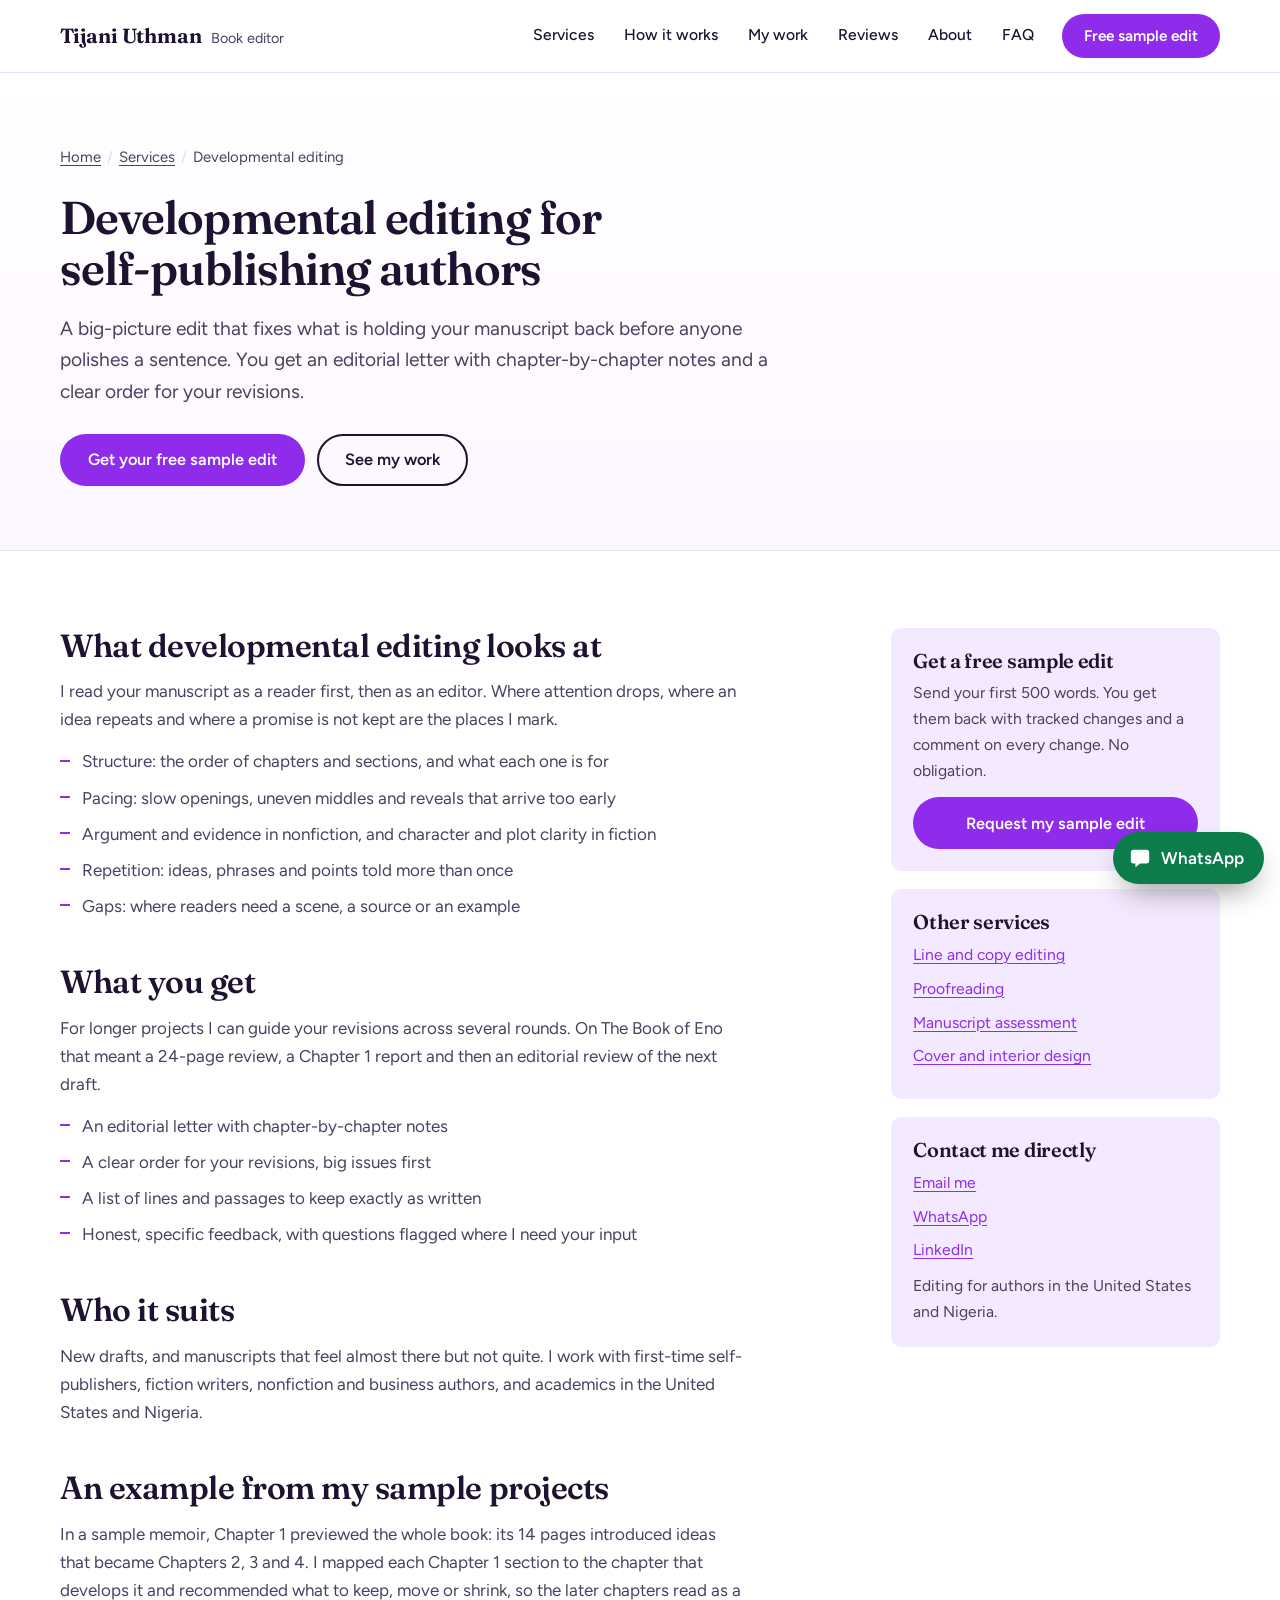
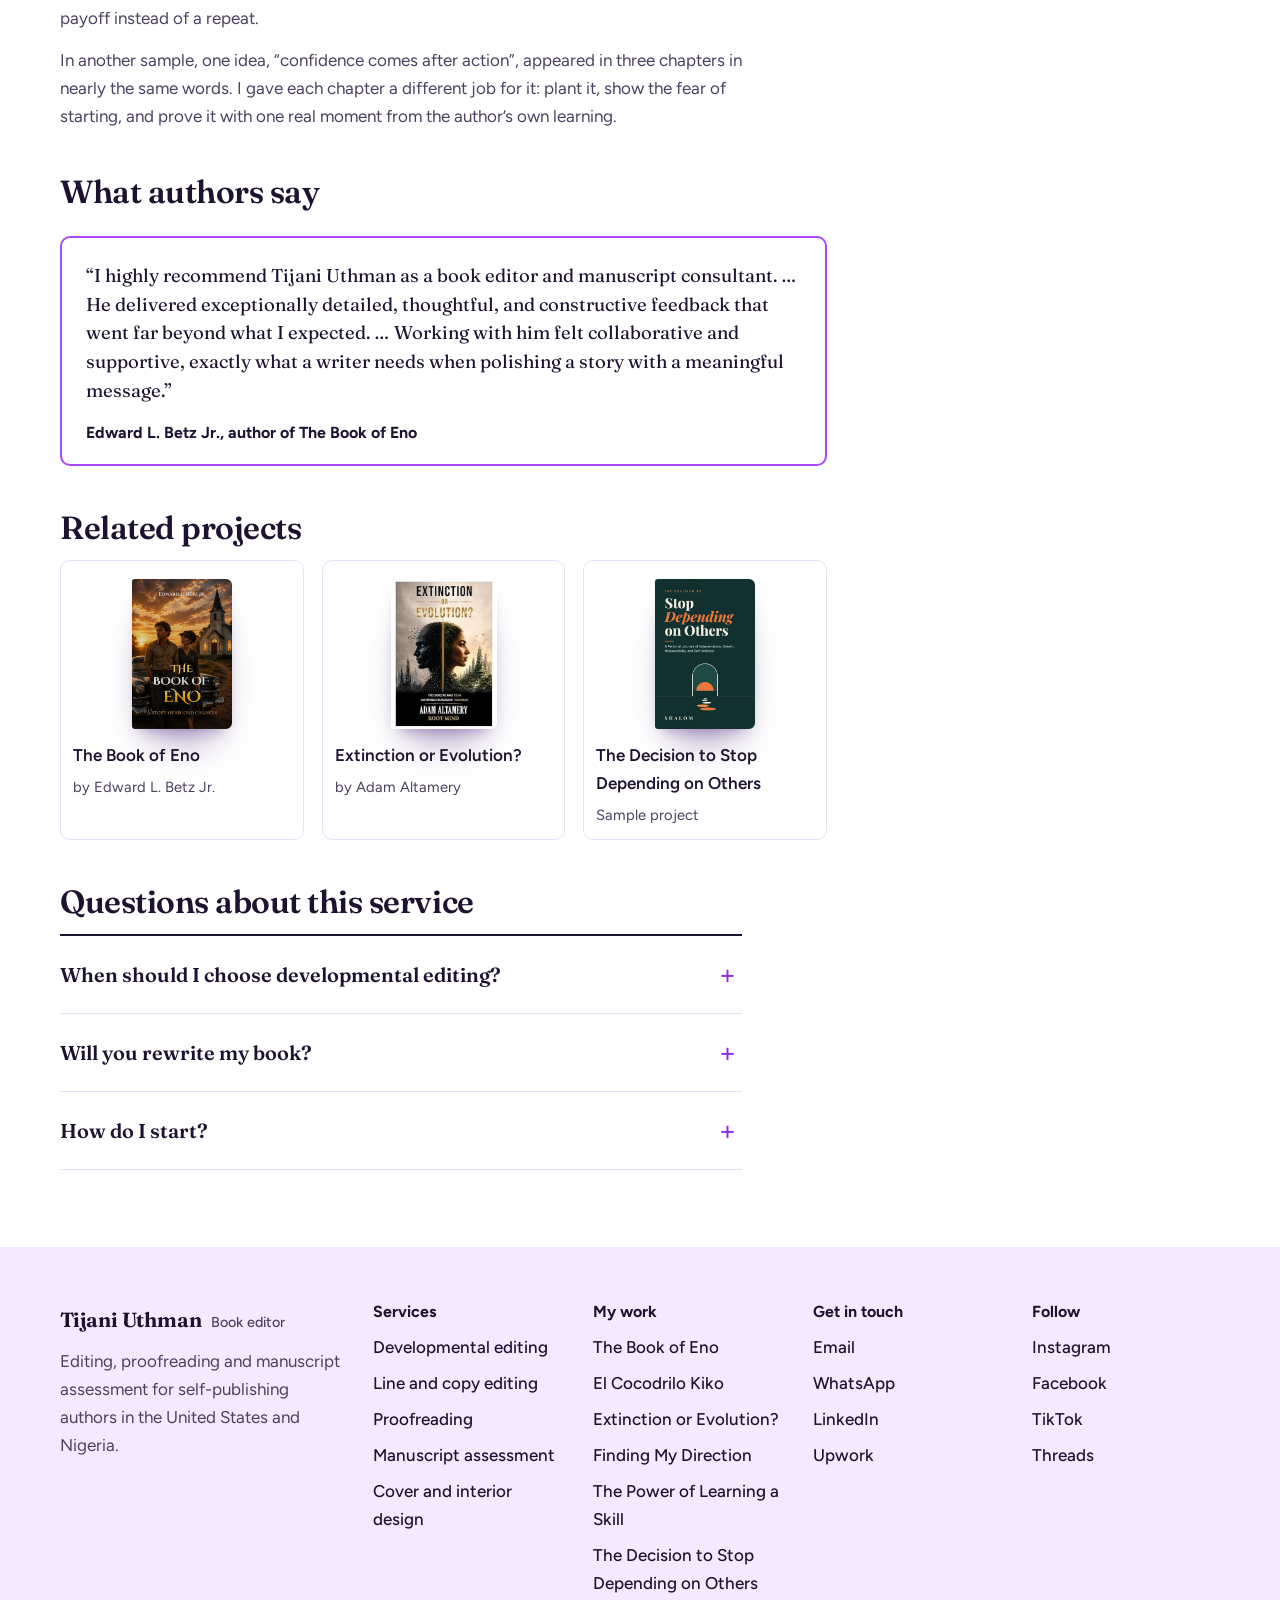
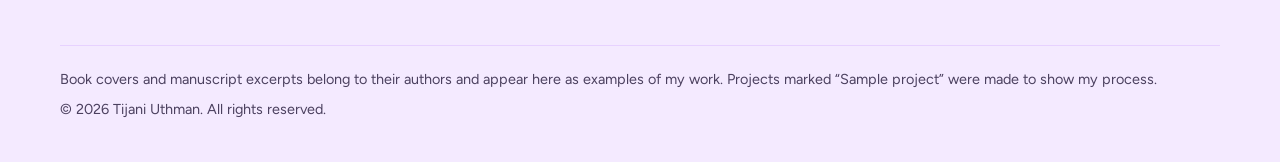
<file: developmentalediting.html>
<!doctype html>
<html lang="en">
<head>
<meta charset="utf-8">
<meta name="viewport" content="width=device-width, initial-scale=1">
<title>Developmental editing for self-publishing authors | Tijani Uthman</title>
<meta name="description" content="Developmental editing for fiction and nonfiction: structure, pacing, repetition and argument, with chapter-by-chapter notes. Free 500-word sample edit. Serving authors in the US and Nigeria.">
<meta name="robots" content="index, follow, max-image-preview:large">
<link rel="canonical" href="https://YOUR-DOMAIN.com/developmentalediting.html">
<meta name="theme-color" content="#A947FC">
<meta property="og:type" content="website">
<meta property="og:site_name" content="Tijani Uthman, Book Editor">
<meta property="og:locale" content="en_US">
<meta property="og:title" content="Developmental editing for self-publishing authors | Tijani Uthman">
<meta property="og:description" content="Developmental editing for fiction and nonfiction: structure, pacing, repetition and argument, with chapter-by-chapter notes. Free 500-word sample edit. Serving authors in the US and Nigeria.">
<meta property="og:url" content="https://YOUR-DOMAIN.com/developmentalediting.html">
<meta property="og:image" content="https://YOUR-DOMAIN.com/og-image.jpg">
<meta name="twitter:card" content="summary_large_image">
<meta name="twitter:title" content="Developmental editing for self-publishing authors | Tijani Uthman">
<meta name="twitter:description" content="Developmental editing for fiction and nonfiction: structure, pacing, repetition and argument, with chapter-by-chapter notes. Free 500-word sample edit. Serving authors in the US and Nigeria.">
<meta name="twitter:image" content="https://YOUR-DOMAIN.com/og-image.jpg">
<link rel="icon" href="data:image/svg+xml,%3Csvg xmlns='http://www.w3.org/2000/svg' viewBox='0 0 64 64'%3E%3Crect width='64' height='64' rx='14' fill='%23A947FC'/%3E%3Cpath d='M18 20h28v7h-10.5v21h-7V27H18z' fill='%23fff'/%3E%3C/svg%3E">
<link rel="preconnect" href="https://fonts.googleapis.com">
<link rel="preconnect" href="https://fonts.gstatic.com" crossorigin>
<link href="https://fonts.googleapis.com/css2?family=Figtree:wght@400;500;600;700&family=Fraunces:ital,opsz,wght@0,9..144,400..700;1,9..144,400..600&display=swap" rel="stylesheet">
<link rel="stylesheet" href="site.css">
<script type="application/ld+json">
{
  "@context": "https://schema.org",
  "@graph": [
    {
      "@type": "BreadcrumbList",
      "itemListElement": [
        {
          "@type": "ListItem",
          "position": 1,
          "name": "Home",
          "item": "https://YOUR-DOMAIN.com/"
        },
        {
          "@type": "ListItem",
          "position": 2,
          "name": "Services",
          "item": "https://YOUR-DOMAIN.com/index.html#services"
        },
        {
          "@type": "ListItem",
          "position": 3,
          "name": "Developmental editing"
        }
      ]
    },
    {
      "@type": "Service",
      "@id": "https://YOUR-DOMAIN.com/developmentalediting.html#service",
      "name": "Developmental editing",
      "description": "Developmental editing for fiction and nonfiction: structure, pacing, repetition and argument, with chapter-by-chapter notes. Free 500-word sample edit. Serving authors in the US and Nigeria.",
      "url": "https://YOUR-DOMAIN.com/developmentalediting.html",
      "provider": {
        "@id": "https://YOUR-DOMAIN.com/#business"
      },
      "areaServed": [
        {
          "@type": "Country",
          "name": "United States"
        },
        {
          "@type": "Country",
          "name": "Nigeria"
        }
      ],
      "serviceType": "Developmental editing"
    },
    {
      "@type": "FAQPage",
      "mainEntity": [
        {
          "@type": "Question",
          "name": "When should I choose developmental editing?",
          "acceptedAnswer": {
            "@type": "Answer",
            "text": "Choose it when your draft is new, or when something feels off but you cannot say what: pacing, repetition or structure. Fixing these first means you do not pay to polish sentences that later get cut."
          }
        },
        {
          "@type": "Question",
          "name": "Will you rewrite my book?",
          "acceptedAnswer": {
            "@type": "Answer",
            "text": "No. I tighten and clarify; I don’t rewrite you. You make the revisions, and I tell you which lines carry your voice and should stay."
          }
        },
        {
          "@type": "Question",
          "name": "How do I start?",
          "acceptedAnswer": {
            "@type": "Answer",
            "text": "Send your first 500 words for a free sample edit. After that I recommend the right level of editing and quote based on your word count, genre, formats and launch date."
          }
        }
      ]
    }
  ]
}
</script>
</head>
<body>
<a class="skip" href="#main">Skip to content</a>
<header class="site-header">
  <div class="wrap nav">
    <a class="brand" href="index.html" aria-label="Tijani Uthman, book editor. Home">
      <span class="brand-name">Tijani Uthman</span>
      <span class="brand-role">Book editor</span>
    </a>
    <button class="menu-btn" id="menuBtn" aria-expanded="false" aria-controls="navLinks">Menu</button>
    <nav class="nav-links" id="navLinks" aria-label="Main">
      <a href="index.html#services">Services</a>
      <a href="index.html#process">How it works</a>
      <a href="index.html#work">My work</a>
      <a href="index.html#reviews">Reviews</a>
      <a href="index.html#about">About</a>
      <a href="index.html#faq">FAQ</a>
      <a class="btn btn-primary" href="index.html#free-sample">Free sample edit</a>
    </nav>
  </div>
</header>
<main id="main">
<section class="page-hero">
  <div class="wrap">
    <nav class="crumbs" aria-label="Breadcrumb"><ol><li><a href="index.html">Home</a></li><li><a href="index.html#services">Services</a></li><li aria-current="page">Developmental editing</li></ol></nav>
    <h1 class="h-lg">Developmental editing for self-publishing authors</h1>
    <p class="lead">A big-picture edit that fixes what is holding your manuscript back before anyone polishes a sentence. You get an editorial letter with chapter-by-chapter notes and a clear order for your revisions.</p>
    <div class="cta-row"><a class="btn btn-primary" href="index.html#free-sample">Get your free sample edit</a><a class="btn btn-ghost" href="index.html#work">See my work</a></div>
  </div>
</section>
<div class="wrap page-body">
  <article class="prose">
    <h2>What developmental editing looks at</h2><p>I read your manuscript as a reader first, then as an editor. Where attention drops, where an idea repeats and where a promise is not kept are the places I mark.</p><ul class="list"><li>Structure: the order of chapters and sections, and what each one is for</li><li>Pacing: slow openings, uneven middles and reveals that arrive too early</li><li>Argument and evidence in nonfiction, and character and plot clarity in fiction</li><li>Repetition: ideas, phrases and points told more than once</li><li>Gaps: where readers need a scene, a source or an example</li></ul>
    <h2>What you get</h2><p>For longer projects I can guide your revisions across several rounds. On The Book of Eno that meant a 24-page review, a Chapter 1 report and then an editorial review of the next draft.</p><ul class="list"><li>An editorial letter with chapter-by-chapter notes</li><li>A clear order for your revisions, big issues first</li><li>A list of lines and passages to keep exactly as written</li><li>Honest, specific feedback, with questions flagged where I need your input</li></ul>
    <h2>Who it suits</h2><p>New drafts, and manuscripts that feel almost there but not quite. I work with first-time self-publishers, fiction writers, nonfiction and business authors, and academics in the United States and Nigeria.</p>
    <h2>An example from my sample projects</h2><p>In a sample memoir, Chapter 1 previewed the whole book: its 14 pages introduced ideas that became Chapters 2, 3 and 4. I mapped each Chapter 1 section to the chapter that develops it and recommended what to keep, move or shrink, so the later chapters read as a payoff instead of a repeat.</p><p>In another sample, one idea, “confidence comes after action”, appeared in three chapters in nearly the same words. I gave each chapter a different job for it: plant it, show the fear of starting, and prove it with one real moment from the author’s own learning.</p>
    <h2>What authors say</h2><figure class="quote feature"><blockquote>“I highly recommend Tijani Uthman as a book editor and manuscript consultant. … He delivered exceptionally detailed, thoughtful, and constructive feedback that went far beyond what I expected. … Working with him felt collaborative and supportive, exactly what a writer needs when polishing a story with a meaningful message.”</blockquote><footer><b>Edward L. Betz Jr., author of The Book of Eno</b></footer></figure>
    <h2>Related projects</h2>
    <div class="related"><a href="bookofeno.html"><img src="book-of-eno.jpg" alt="" loading="lazy">The Book of Eno<span>by Edward L. Betz Jr.</span></a><a href="extinctionorevolution.html"><img src="extinction-or-evolution.jpg" alt="" loading="lazy">Extinction or Evolution?<span>by Adam Altamery</span></a><a href="decision-to-stop-depending-on-others.html"><img src="stop-depending-on-others.jpg" alt="" loading="lazy">The Decision to Stop Depending on Others<span>Sample project</span></a></div>
    <h2>Questions about this service</h2>
    <div class="faq faq-mini">
      <details><summary>When should I choose developmental editing?</summary><div class="ans">Choose it when your draft is new, or when something feels off but you cannot say what: pacing, repetition or structure. Fixing these first means you do not pay to polish sentences that later get cut.</div></details>
      <details><summary>Will you rewrite my book?</summary><div class="ans">No. I tighten and clarify; I don’t rewrite you. You make the revisions, and I tell you which lines carry your voice and should stay.</div></details>
      <details><summary>How do I start?</summary><div class="ans">Send your first 500 words for a free sample edit. After that I recommend the right level of editing and quote based on your word count, genre, formats and launch date.</div></details>
    </div>
  </article>
  <aside class="side">
        <div class="side-card">
          <h2>Get a free sample edit</h2>
          <p>Send your first 500 words. You get them back with tracked changes and a comment on every change. No obligation.</p>
          <a class="btn btn-primary" href="index.html#free-sample">Request my sample edit</a>
        </div>
        <div class="side-card"><h2>Other services</h2><ul><li><a href="lineandcopyediting.html">Line and copy editing</a></li><li><a href="proofreading.html">Proofreading</a></li><li><a href="manuscript.html">Manuscript assessment</a></li><li><a href="bookcoverandinteriordesign.html">Cover and interior design</a></li></ul></div>
        <div class="side-card">
          <h2>Contact me directly</h2>
          <ul><li><a href="mailto:YOUR-EMAIL@example.com">Email me</a></li><li><a href="https://wa.me/2348136720953" target="_blank" rel="noopener">WhatsApp</a></li><li><a href="https://www.linkedin.com/in/tijani-uthman/" target="_blank" rel="noopener">LinkedIn</a></li></ul>
          <p style="margin:10px 0 0">Editing for authors in the United States and Nigeria.</p>
        </div>
      </aside>
</div>
</main>
<footer class="footer">
  <div class="wrap">
    <div class="foot-grid">
      <div class="foot-brand">
        <a class="brand" href="index.html"><span class="brand-name">Tijani Uthman</span><span class="brand-role">Book editor</span></a>
        <p>Editing, proofreading and manuscript assessment for self-publishing authors in the United States and Nigeria.</p>
      </div>
      <div>
        <h2>Services</h2>
        <ul>
          <li><a href="developmentalediting.html">Developmental editing</a></li>
          <li><a href="lineandcopyediting.html">Line and copy editing</a></li>
          <li><a href="proofreading.html">Proofreading</a></li>
          <li><a href="manuscript.html">Manuscript assessment</a></li>
          <li><a href="bookcoverandinteriordesign.html">Cover and interior design</a></li>
        </ul>
      </div>
      <div>
        <h2>My work</h2>
        <ul>
          <li><a href="bookofeno.html">The Book of Eno</a></li>
          <li><a href="elcocodrilokiko.html">El Cocodrilo Kiko</a></li>
          <li><a href="extinctionorevolution.html">Extinction or Evolution?</a></li>
          <li><a href="findingmydirection.html">Finding My Direction</a></li>
          <li><a href="power.html">The Power of Learning a Skill</a></li>
          <li><a href="decision-to-stop-depending-on-others.html">The Decision to Stop Depending on Others</a></li>
        </ul>
      </div>
      <div>
        <h2>Get in touch</h2>
        <ul>
          <li><a href="mailto:YOUR-EMAIL@example.com">Email</a></li>
          <li><a href="https://wa.me/2348136720953" target="_blank" rel="noopener">WhatsApp</a></li>
          <li><a href="https://www.linkedin.com/in/tijani-uthman/" target="_blank" rel="noopener">LinkedIn</a></li>
          <li><a href="https://www.upwork.com/freelancers/~017abd9644334bde1f?mp_source=share" target="_blank" rel="noopener">Upwork</a></li>
        </ul>
      </div>
      <div>
        <h2>Follow</h2>
        <ul>
          <li><a href="https://www.instagram.com/tijaniuthmanopeyemi32/" target="_blank" rel="noopener">Instagram</a></li>
          <li><a href="https://www.facebook.com/profile.php?id=100084764225267" target="_blank" rel="noopener">Facebook</a></li>
          <li><a href="https://www.tiktok.com/@uthmantijani32" target="_blank" rel="noopener">TikTok</a></li>
          <li><a href="https://www.threads.com/@tijaniuthmanopeyemi32" target="_blank" rel="noopener">Threads</a></li>
        </ul>
      </div>
    </div>
    <div class="legal">
      <p>Book covers and manuscript excerpts belong to their authors and appear here as examples of my work. Projects marked “Sample project” were made to show my process.</p>
      <p>© 2026 Tijani Uthman. All rights reserved.</p>
    </div>
  </div>
</footer>
<a class="float-wa" href="https://wa.me/2348136720953?text=Hi%20Tijani%2C%20I%27d%20like%20a%20free%20sample%20edit." target="_blank" rel="noopener" aria-label="Chat with Tijani on WhatsApp">
  <svg viewBox="0 0 24 24" aria-hidden="true"><path d="M5 3h14a3 3 0 0 1 3 3v9a3 3 0 0 1-3 3h-7l-5 4v-4H5a3 3 0 0 1-3-3V6a3 3 0 0 1 3-3z"/></svg>
  <span>WhatsApp</span>
</a>
<script src="common.js" defer></script>
</body>
</html>
</file>
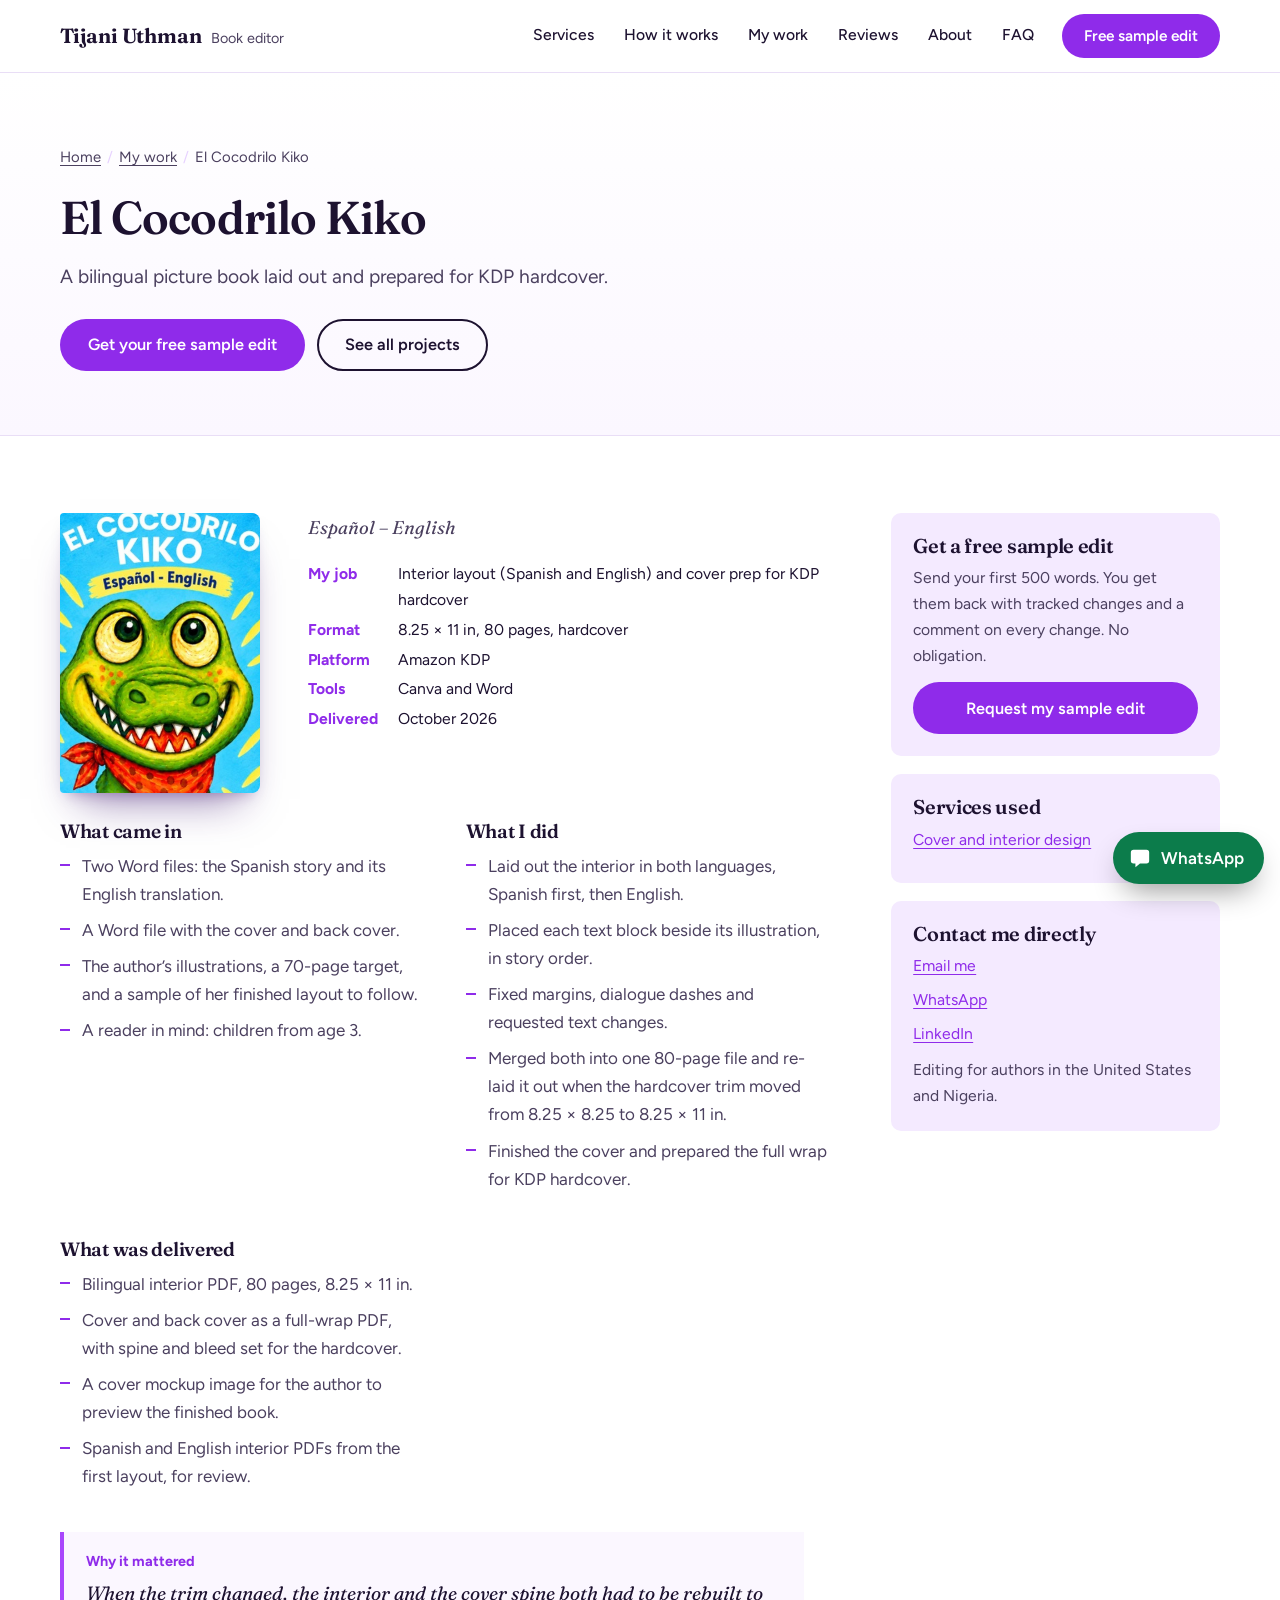
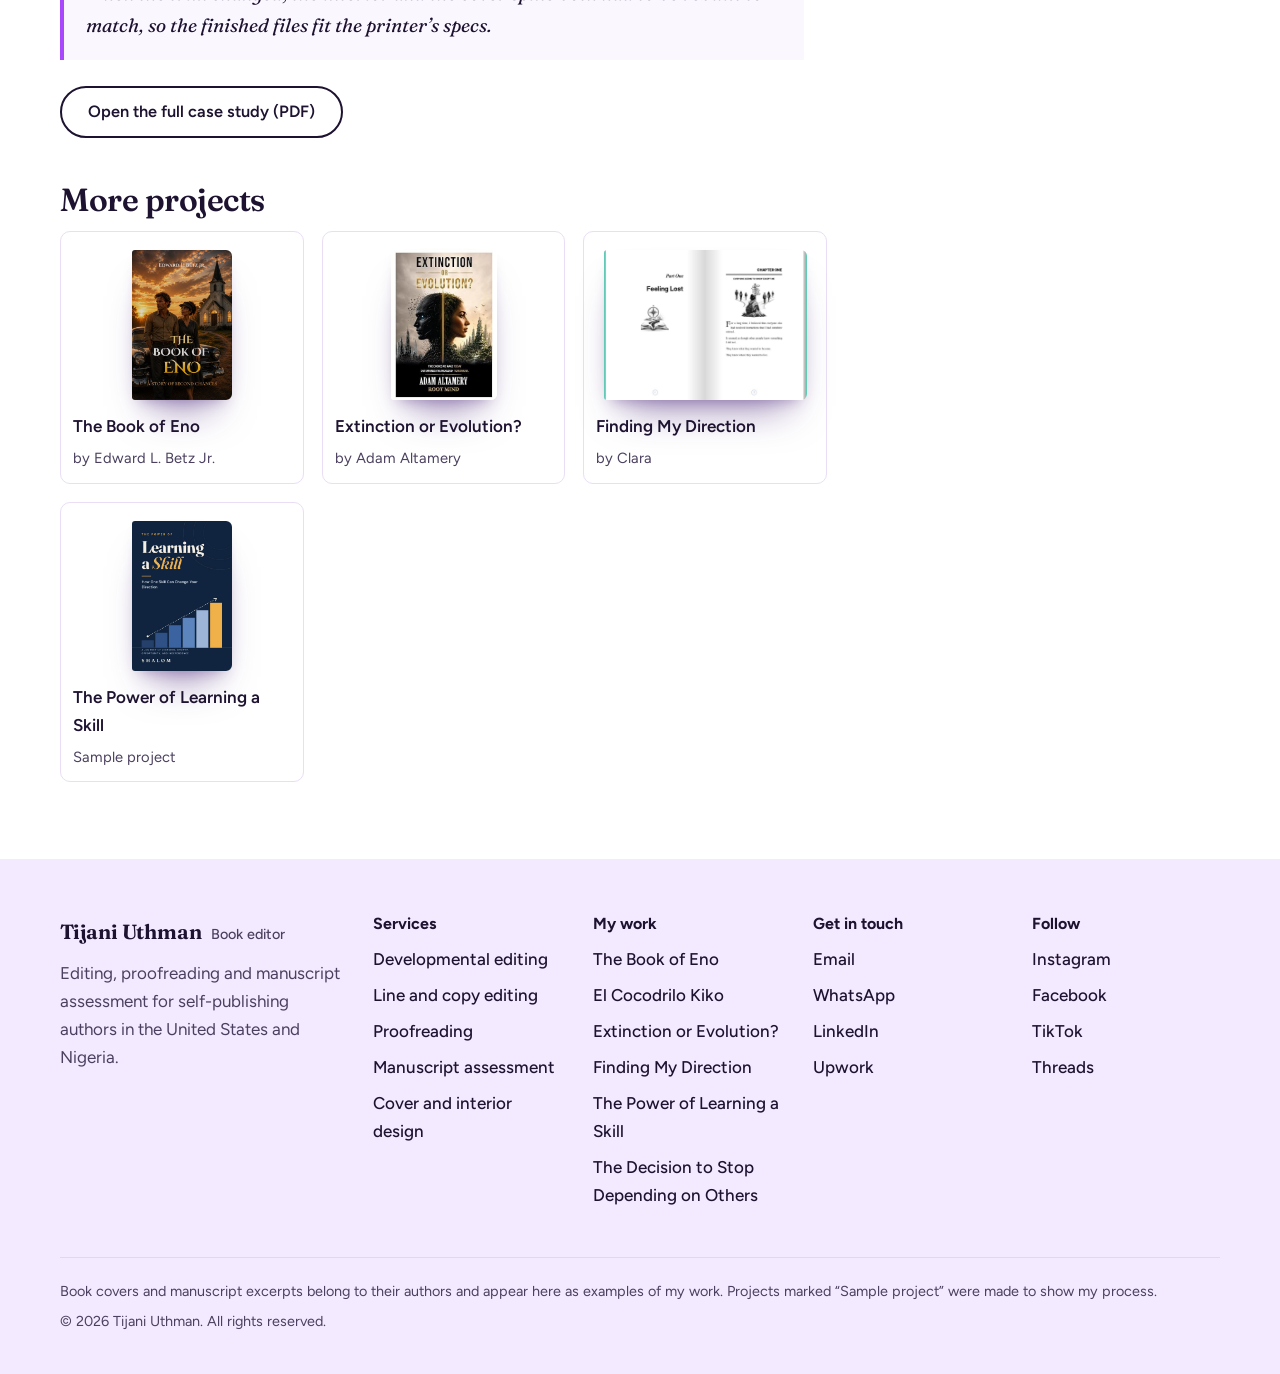
<file: elcocodrilokiko.html>
<!doctype html>
<html lang="en">
<head>
<meta charset="utf-8">
<meta name="viewport" content="width=device-width, initial-scale=1">
<title>El Cocodrilo Kiko: bilingual picture book layout case study | Tijani Uthman</title>
<meta name="description" content="Case study: Spanish and English interior layout and full-wrap cover prep for an 80-page Amazon KDP hardcover picture book.">
<meta name="robots" content="index, follow, max-image-preview:large">
<link rel="canonical" href="https://YOUR-DOMAIN.com/elcocodrilokiko.html">
<meta name="theme-color" content="#A947FC">
<meta property="og:type" content="website">
<meta property="og:site_name" content="Tijani Uthman, Book Editor">
<meta property="og:locale" content="en_US">
<meta property="og:title" content="El Cocodrilo Kiko: bilingual picture book layout case study | Tijani Uthman">
<meta property="og:description" content="Case study: Spanish and English interior layout and full-wrap cover prep for an 80-page Amazon KDP hardcover picture book.">
<meta property="og:url" content="https://YOUR-DOMAIN.com/elcocodrilokiko.html">
<meta property="og:image" content="https://YOUR-DOMAIN.com/el-cocodrilo-kiko.jpg">
<meta name="twitter:card" content="summary_large_image">
<meta name="twitter:title" content="El Cocodrilo Kiko: bilingual picture book layout case study | Tijani Uthman">
<meta name="twitter:description" content="Case study: Spanish and English interior layout and full-wrap cover prep for an 80-page Amazon KDP hardcover picture book.">
<meta name="twitter:image" content="https://YOUR-DOMAIN.com/el-cocodrilo-kiko.jpg">
<link rel="icon" href="data:image/svg+xml,%3Csvg xmlns='http://www.w3.org/2000/svg' viewBox='0 0 64 64'%3E%3Crect width='64' height='64' rx='14' fill='%23A947FC'/%3E%3Cpath d='M18 20h28v7h-10.5v21h-7V27H18z' fill='%23fff'/%3E%3C/svg%3E">
<link rel="preconnect" href="https://fonts.googleapis.com">
<link rel="preconnect" href="https://fonts.gstatic.com" crossorigin>
<link href="https://fonts.googleapis.com/css2?family=Figtree:wght@400;500;600;700&family=Fraunces:ital,opsz,wght@0,9..144,400..700;1,9..144,400..600&display=swap" rel="stylesheet">
<link rel="stylesheet" href="site.css">
<script type="application/ld+json">
{
  "@context": "https://schema.org",
  "@graph": [
    {
      "@type": "BreadcrumbList",
      "itemListElement": [
        {
          "@type": "ListItem",
          "position": 1,
          "name": "Home",
          "item": "https://YOUR-DOMAIN.com/"
        },
        {
          "@type": "ListItem",
          "position": 2,
          "name": "My work",
          "item": "https://YOUR-DOMAIN.com/index.html#work"
        },
        {
          "@type": "ListItem",
          "position": 3,
          "name": "El Cocodrilo Kiko"
        }
      ]
    },
    {
      "@type": "WebPage",
      "@id": "https://YOUR-DOMAIN.com/elcocodrilokiko.html",
      "url": "https://YOUR-DOMAIN.com/elcocodrilokiko.html",
      "name": "El Cocodrilo Kiko: bilingual picture book layout case study",
      "description": "Case study: Spanish and English interior layout and full-wrap cover prep for an 80-page Amazon KDP hardcover picture book.",
      "inLanguage": "en",
      "isPartOf": {
        "@id": "https://YOUR-DOMAIN.com/#website"
      },
      "about": {
        "@id": "https://YOUR-DOMAIN.com/#business"
      },
      "primaryImageOfPage": "https://YOUR-DOMAIN.com/el-cocodrilo-kiko.jpg"
    }
  ]
}
</script>
</head>
<body>
<a class="skip" href="#main">Skip to content</a>
<header class="site-header">
  <div class="wrap nav">
    <a class="brand" href="index.html" aria-label="Tijani Uthman, book editor. Home">
      <span class="brand-name">Tijani Uthman</span>
      <span class="brand-role">Book editor</span>
    </a>
    <button class="menu-btn" id="menuBtn" aria-expanded="false" aria-controls="navLinks">Menu</button>
    <nav class="nav-links" id="navLinks" aria-label="Main">
      <a href="index.html#services">Services</a>
      <a href="index.html#process">How it works</a>
      <a href="index.html#work">My work</a>
      <a href="index.html#reviews">Reviews</a>
      <a href="index.html#about">About</a>
      <a href="index.html#faq">FAQ</a>
      <a class="btn btn-primary" href="index.html#free-sample">Free sample edit</a>
    </nav>
  </div>
</header>
<main id="main">
<section class="page-hero">
  <div class="wrap">
    <nav class="crumbs" aria-label="Breadcrumb"><ol><li><a href="index.html">Home</a></li><li><a href="index.html#work">My work</a></li><li aria-current="page">El Cocodrilo Kiko</li></ol></nav>
    <h1 class="h-lg">El Cocodrilo Kiko</h1>
    <p class="lead">A bilingual picture book laid out and prepared for KDP hardcover.</p>
    <div class="cta-row"><a class="btn btn-primary" href="index.html#free-sample">Get your free sample edit</a><a class="btn btn-ghost" href="index.html#work">See all projects</a></div>
  </div>
</section>
<div class="wrap page-body case-page">
  <article class="prose">
    <div class="case-head"><img src="el-cocodrilo-kiko.jpg" alt="Cover of El Cocodrilo Kiko" width="200"><div><p class="case-sub">Español – English</p><dl class="facts"><dt>My job</dt><dd>Interior layout (Spanish and English) and cover prep for KDP hardcover</dd><dt>Format</dt><dd>8.25 × 11 in, 80 pages, hardcover</dd><dt>Platform</dt><dd>Amazon KDP</dd><dt>Tools</dt><dd>Canva and Word</dd><dt>Delivered</dt><dd>October 2026</dd></dl></div></div><div class="case-cols"><div><h2>What came in</h2><ul class="list"><li>Two Word files: the Spanish story and its English translation.</li><li>A Word file with the cover and back cover.</li><li>The author’s illustrations, a 70-page target, and a sample of her finished layout to follow.</li><li>A reader in mind: children from age 3.</li></ul></div><div><h2>What I did</h2><ul class="list"><li>Laid out the interior in both languages, Spanish first, then English.</li><li>Placed each text block beside its illustration, in story order.</li><li>Fixed margins, dialogue dashes and requested text changes.</li><li>Merged both into one 80-page file and re-laid it out when the hardcover trim moved from 8.25 × 8.25 to 8.25 × 11 in.</li><li>Finished the cover and prepared the full wrap for KDP hardcover.</li></ul></div><div><h2>What was delivered</h2><ul class="list"><li>Bilingual interior PDF, 80 pages, 8.25 × 11 in.</li><li>Cover and back cover as a full-wrap PDF, with spine and bleed set for the hardcover.</li><li>A cover mockup image for the author to preview the finished book.</li><li>Spanish and English interior PDFs from the first layout, for review.</li></ul></div></div><div class="detail"><small>Why it mattered</small>When the trim changed, the interior and the cover spine both had to be rebuilt to match, so the finished files fit the printer’s specs.</div><p class="pdf-row"><a class="btn btn-ghost" href="el-cocodrilo-kiko-case-study.pdf" target="_blank" rel="noopener">Open the full case study (PDF)</a></p>
    <h2>More projects</h2>
    <div class="related"><a href="bookofeno.html"><img src="book-of-eno.jpg" alt="" loading="lazy">The Book of Eno<span>by Edward L. Betz Jr.</span></a><a href="extinctionorevolution.html"><img src="extinction-or-evolution.jpg" alt="" loading="lazy">Extinction or Evolution?<span>by Adam Altamery</span></a><a href="findingmydirection.html"><img src="finding-my-direction-after.jpg" alt="" loading="lazy">Finding My Direction<span>by Clara</span></a><a href="power.html"><img src="power-of-learning-a-skill.jpg" alt="" loading="lazy">The Power of Learning a Skill<span>Sample project</span></a></div>
  </article>
  <aside class="side">
        <div class="side-card">
          <h2>Get a free sample edit</h2>
          <p>Send your first 500 words. You get them back with tracked changes and a comment on every change. No obligation.</p>
          <a class="btn btn-primary" href="index.html#free-sample">Request my sample edit</a>
        </div>
        <div class="side-card"><h2>Services used</h2><ul><li><a href="bookcoverandinteriordesign.html">Cover and interior design</a></li></ul></div>
        <div class="side-card">
          <h2>Contact me directly</h2>
          <ul><li><a href="mailto:YOUR-EMAIL@example.com">Email me</a></li><li><a href="https://wa.me/2348136720953" target="_blank" rel="noopener">WhatsApp</a></li><li><a href="https://www.linkedin.com/in/tijani-uthman/" target="_blank" rel="noopener">LinkedIn</a></li></ul>
          <p style="margin:10px 0 0">Editing for authors in the United States and Nigeria.</p>
        </div>
      </aside>
</div>
</main>
<footer class="footer">
  <div class="wrap">
    <div class="foot-grid">
      <div class="foot-brand">
        <a class="brand" href="index.html"><span class="brand-name">Tijani Uthman</span><span class="brand-role">Book editor</span></a>
        <p>Editing, proofreading and manuscript assessment for self-publishing authors in the United States and Nigeria.</p>
      </div>
      <div>
        <h2>Services</h2>
        <ul>
          <li><a href="developmentalediting.html">Developmental editing</a></li>
          <li><a href="lineandcopyediting.html">Line and copy editing</a></li>
          <li><a href="proofreading.html">Proofreading</a></li>
          <li><a href="manuscript.html">Manuscript assessment</a></li>
          <li><a href="bookcoverandinteriordesign.html">Cover and interior design</a></li>
        </ul>
      </div>
      <div>
        <h2>My work</h2>
        <ul>
          <li><a href="bookofeno.html">The Book of Eno</a></li>
          <li><a href="elcocodrilokiko.html">El Cocodrilo Kiko</a></li>
          <li><a href="extinctionorevolution.html">Extinction or Evolution?</a></li>
          <li><a href="findingmydirection.html">Finding My Direction</a></li>
          <li><a href="power.html">The Power of Learning a Skill</a></li>
          <li><a href="decision-to-stop-depending-on-others.html">The Decision to Stop Depending on Others</a></li>
        </ul>
      </div>
      <div>
        <h2>Get in touch</h2>
        <ul>
          <li><a href="mailto:YOUR-EMAIL@example.com">Email</a></li>
          <li><a href="https://wa.me/2348136720953" target="_blank" rel="noopener">WhatsApp</a></li>
          <li><a href="https://www.linkedin.com/in/tijani-uthman/" target="_blank" rel="noopener">LinkedIn</a></li>
          <li><a href="https://www.upwork.com/freelancers/~017abd9644334bde1f?mp_source=share" target="_blank" rel="noopener">Upwork</a></li>
        </ul>
      </div>
      <div>
        <h2>Follow</h2>
        <ul>
          <li><a href="https://www.instagram.com/tijaniuthmanopeyemi32/" target="_blank" rel="noopener">Instagram</a></li>
          <li><a href="https://www.facebook.com/profile.php?id=100084764225267" target="_blank" rel="noopener">Facebook</a></li>
          <li><a href="https://www.tiktok.com/@uthmantijani32" target="_blank" rel="noopener">TikTok</a></li>
          <li><a href="https://www.threads.com/@tijaniuthmanopeyemi32" target="_blank" rel="noopener">Threads</a></li>
        </ul>
      </div>
    </div>
    <div class="legal">
      <p>Book covers and manuscript excerpts belong to their authors and appear here as examples of my work. Projects marked “Sample project” were made to show my process.</p>
      <p>© 2026 Tijani Uthman. All rights reserved.</p>
    </div>
  </div>
</footer>
<a class="float-wa" href="https://wa.me/2348136720953?text=Hi%20Tijani%2C%20I%27d%20like%20a%20free%20sample%20edit." target="_blank" rel="noopener" aria-label="Chat with Tijani on WhatsApp">
  <svg viewBox="0 0 24 24" aria-hidden="true"><path d="M5 3h14a3 3 0 0 1 3 3v9a3 3 0 0 1-3 3h-7l-5 4v-4H5a3 3 0 0 1-3-3V6a3 3 0 0 1 3-3z"/></svg>
  <span>WhatsApp</span>
</a>
<script src="common.js" defer></script>
</body>
</html>
</file>
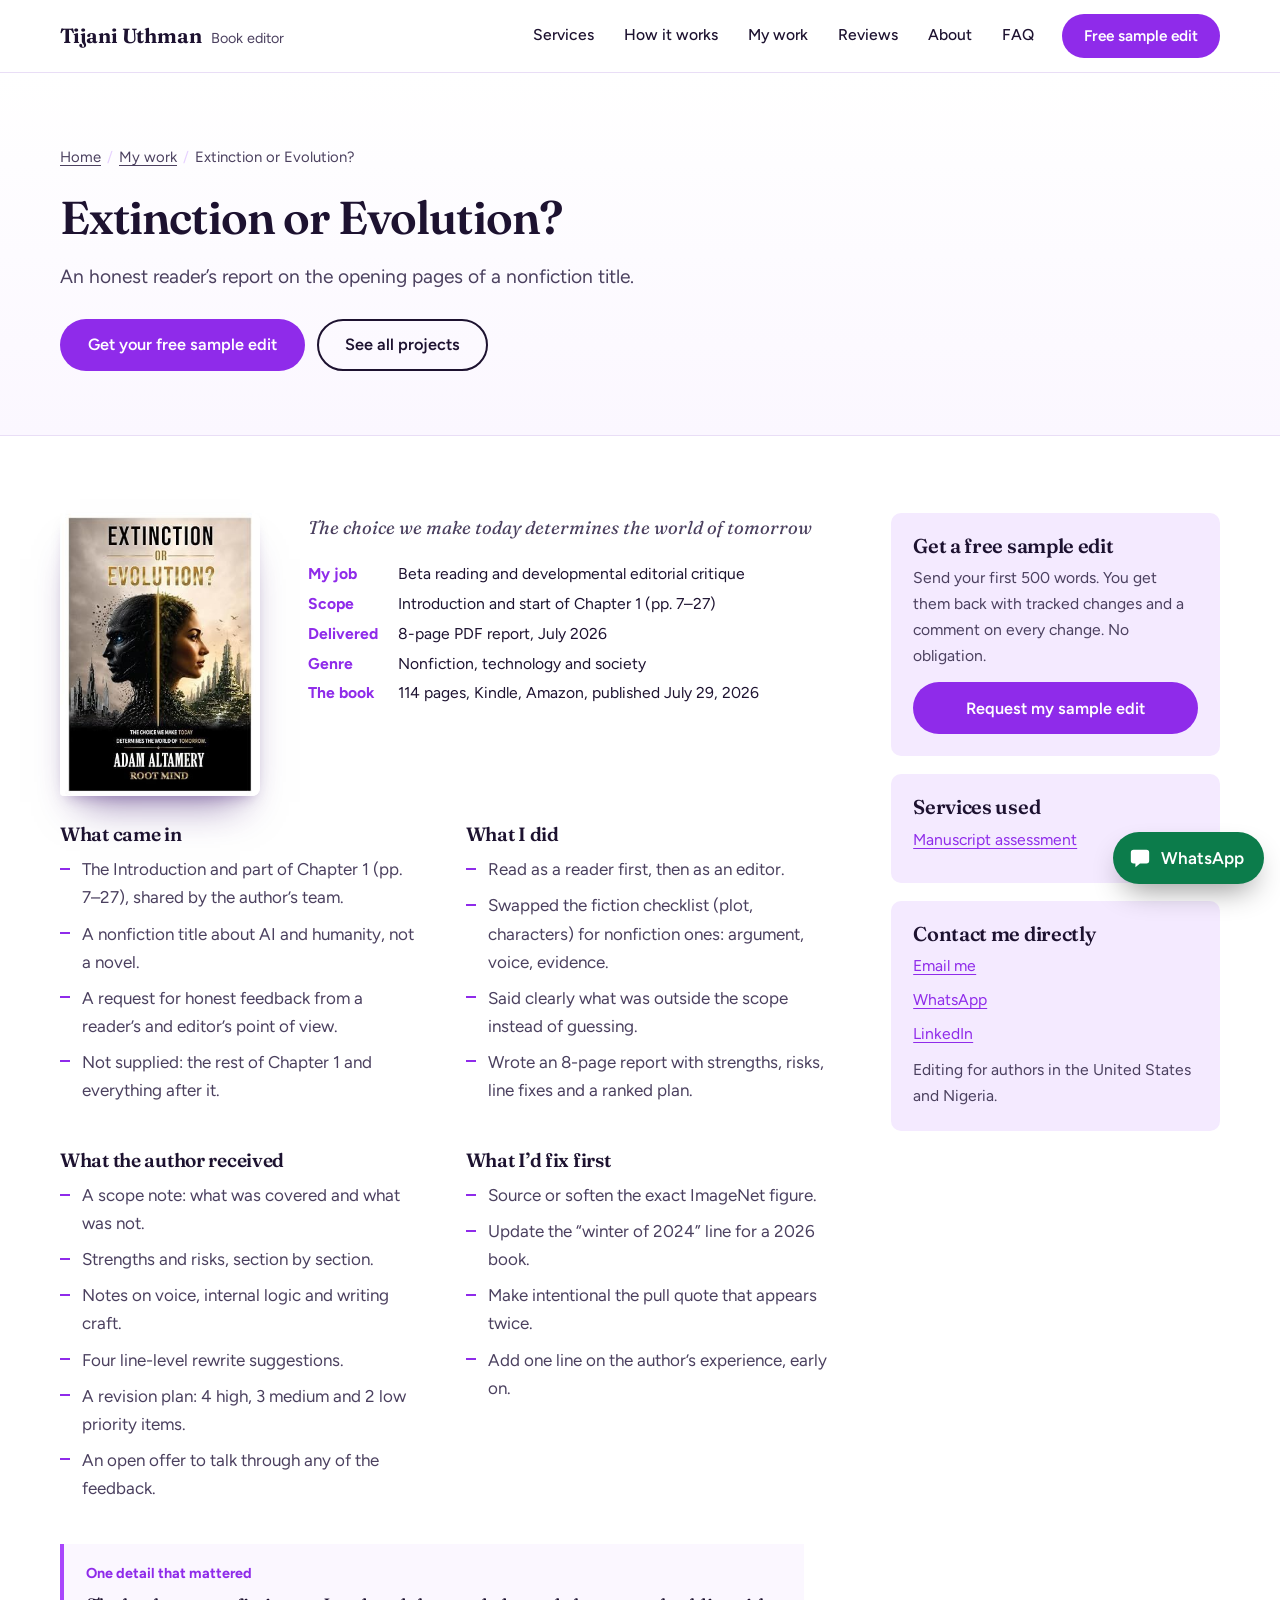
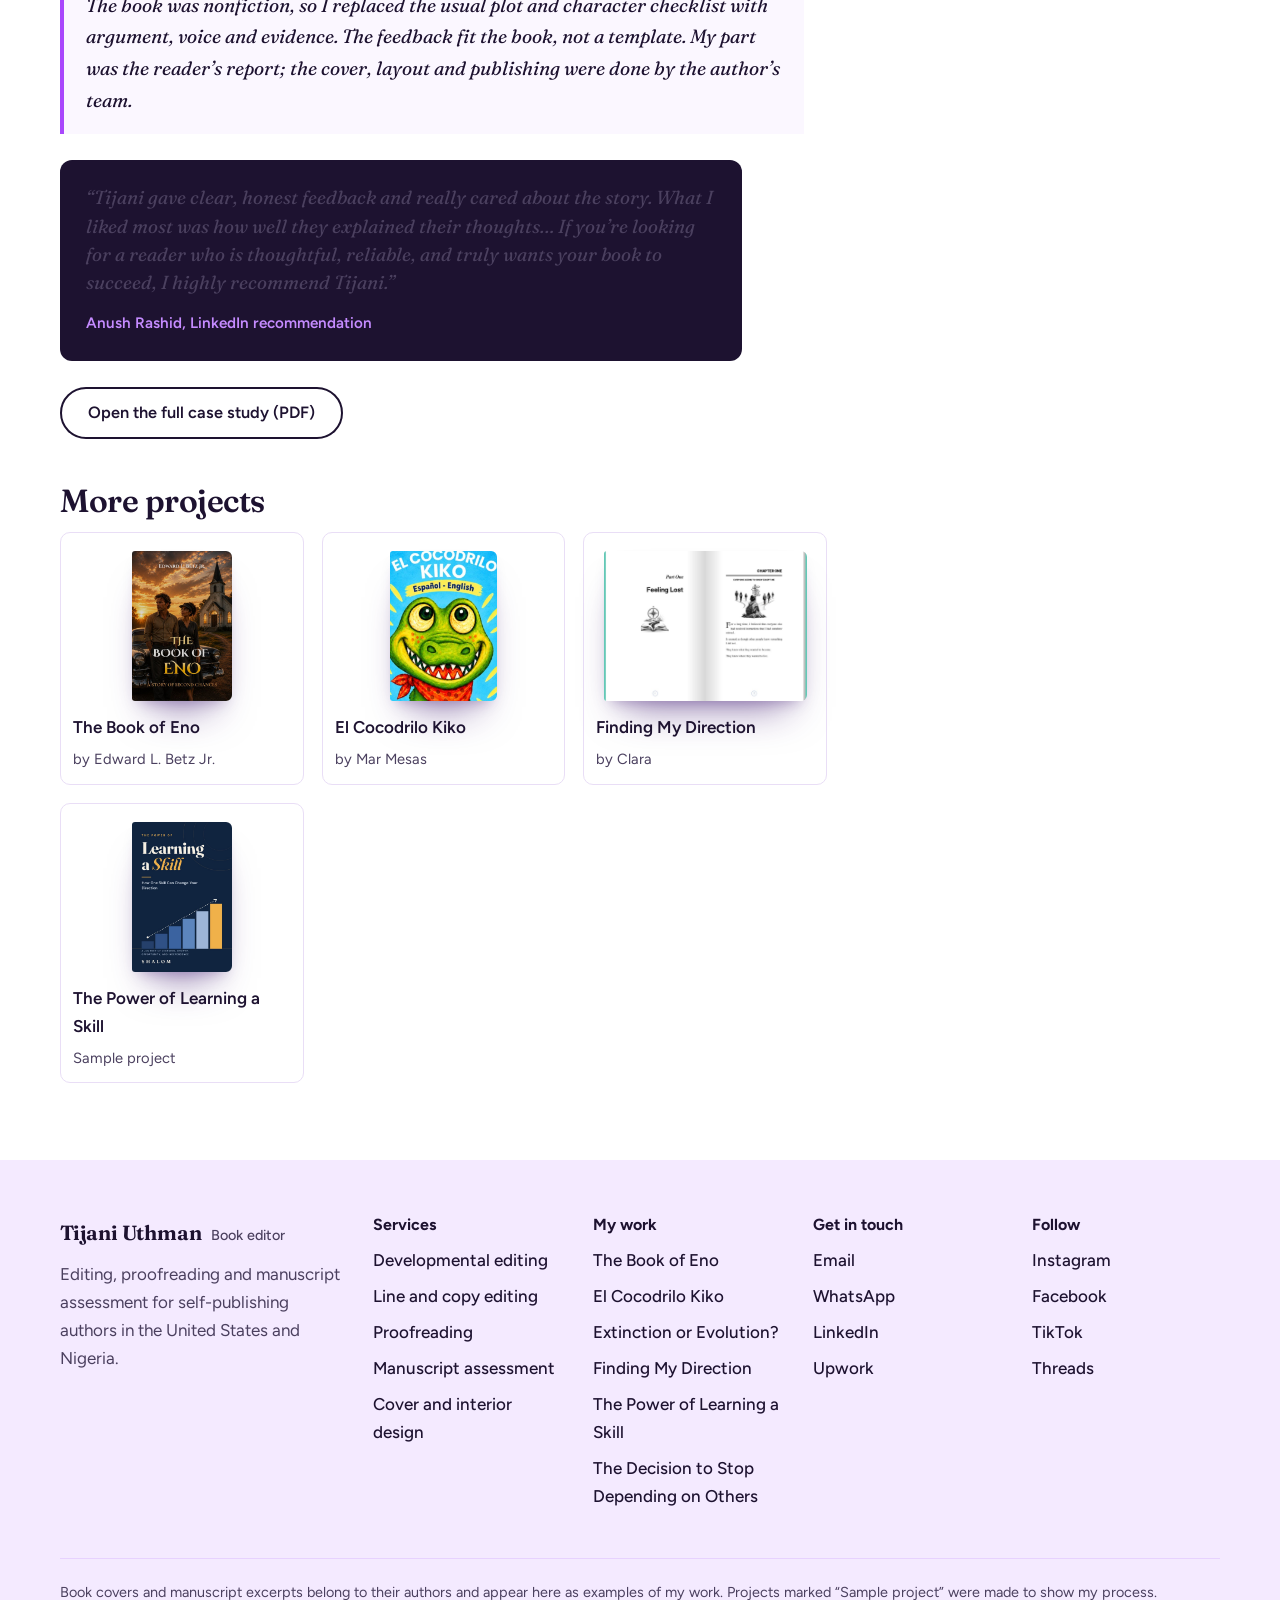
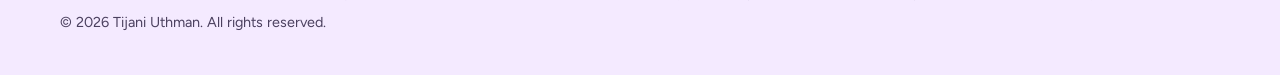
<file: extinctionorevolution.html>
<!doctype html>
<html lang="en">
<head>
<meta charset="utf-8">
<meta name="viewport" content="width=device-width, initial-scale=1">
<title>Extinction or Evolution?: beta reading case study | Tijani Uthman</title>
<meta name="description" content="Case study: an 8-page beta reading and developmental critique of a nonfiction book about AI and humanity.">
<meta name="robots" content="index, follow, max-image-preview:large">
<link rel="canonical" href="https://YOUR-DOMAIN.com/extinctionorevolution.html">
<meta name="theme-color" content="#A947FC">
<meta property="og:type" content="website">
<meta property="og:site_name" content="Tijani Uthman, Book Editor">
<meta property="og:locale" content="en_US">
<meta property="og:title" content="Extinction or Evolution?: beta reading case study | Tijani Uthman">
<meta property="og:description" content="Case study: an 8-page beta reading and developmental critique of a nonfiction book about AI and humanity.">
<meta property="og:url" content="https://YOUR-DOMAIN.com/extinctionorevolution.html">
<meta property="og:image" content="https://YOUR-DOMAIN.com/extinction-or-evolution.jpg">
<meta name="twitter:card" content="summary_large_image">
<meta name="twitter:title" content="Extinction or Evolution?: beta reading case study | Tijani Uthman">
<meta name="twitter:description" content="Case study: an 8-page beta reading and developmental critique of a nonfiction book about AI and humanity.">
<meta name="twitter:image" content="https://YOUR-DOMAIN.com/extinction-or-evolution.jpg">
<link rel="icon" href="data:image/svg+xml,%3Csvg xmlns='http://www.w3.org/2000/svg' viewBox='0 0 64 64'%3E%3Crect width='64' height='64' rx='14' fill='%23A947FC'/%3E%3Cpath d='M18 20h28v7h-10.5v21h-7V27H18z' fill='%23fff'/%3E%3C/svg%3E">
<link rel="preconnect" href="https://fonts.googleapis.com">
<link rel="preconnect" href="https://fonts.gstatic.com" crossorigin>
<link href="https://fonts.googleapis.com/css2?family=Figtree:wght@400;500;600;700&family=Fraunces:ital,opsz,wght@0,9..144,400..700;1,9..144,400..600&display=swap" rel="stylesheet">
<link rel="stylesheet" href="site.css">
<script type="application/ld+json">
{
  "@context": "https://schema.org",
  "@graph": [
    {
      "@type": "BreadcrumbList",
      "itemListElement": [
        {
          "@type": "ListItem",
          "position": 1,
          "name": "Home",
          "item": "https://YOUR-DOMAIN.com/"
        },
        {
          "@type": "ListItem",
          "position": 2,
          "name": "My work",
          "item": "https://YOUR-DOMAIN.com/index.html#work"
        },
        {
          "@type": "ListItem",
          "position": 3,
          "name": "Extinction or Evolution?"
        }
      ]
    },
    {
      "@type": "WebPage",
      "@id": "https://YOUR-DOMAIN.com/extinctionorevolution.html",
      "url": "https://YOUR-DOMAIN.com/extinctionorevolution.html",
      "name": "Extinction or Evolution?: beta reading case study",
      "description": "Case study: an 8-page beta reading and developmental critique of a nonfiction book about AI and humanity.",
      "inLanguage": "en",
      "isPartOf": {
        "@id": "https://YOUR-DOMAIN.com/#website"
      },
      "about": {
        "@id": "https://YOUR-DOMAIN.com/#business"
      },
      "primaryImageOfPage": "https://YOUR-DOMAIN.com/extinction-or-evolution.jpg"
    }
  ]
}
</script>
</head>
<body>
<a class="skip" href="#main">Skip to content</a>
<header class="site-header">
  <div class="wrap nav">
    <a class="brand" href="index.html" aria-label="Tijani Uthman, book editor. Home">
      <span class="brand-name">Tijani Uthman</span>
      <span class="brand-role">Book editor</span>
    </a>
    <button class="menu-btn" id="menuBtn" aria-expanded="false" aria-controls="navLinks">Menu</button>
    <nav class="nav-links" id="navLinks" aria-label="Main">
      <a href="index.html#services">Services</a>
      <a href="index.html#process">How it works</a>
      <a href="index.html#work">My work</a>
      <a href="index.html#reviews">Reviews</a>
      <a href="index.html#about">About</a>
      <a href="index.html#faq">FAQ</a>
      <a class="btn btn-primary" href="index.html#free-sample">Free sample edit</a>
    </nav>
  </div>
</header>
<main id="main">
<section class="page-hero">
  <div class="wrap">
    <nav class="crumbs" aria-label="Breadcrumb"><ol><li><a href="index.html">Home</a></li><li><a href="index.html#work">My work</a></li><li aria-current="page">Extinction or Evolution?</li></ol></nav>
    <h1 class="h-lg">Extinction or Evolution?</h1>
    <p class="lead">An honest reader’s report on the opening pages of a nonfiction title.</p>
    <div class="cta-row"><a class="btn btn-primary" href="index.html#free-sample">Get your free sample edit</a><a class="btn btn-ghost" href="index.html#work">See all projects</a></div>
  </div>
</section>
<div class="wrap page-body case-page">
  <article class="prose">
    <div class="case-head"><img src="extinction-or-evolution.jpg" alt="Cover of Extinction or Evolution?" width="200"><div><p class="case-sub">The choice we make today determines the world of tomorrow</p><dl class="facts"><dt>My job</dt><dd>Beta reading and developmental editorial critique</dd><dt>Scope</dt><dd>Introduction and start of Chapter 1 (pp. 7–27)</dd><dt>Delivered</dt><dd>8-page PDF report, July 2026</dd><dt>Genre</dt><dd>Nonfiction, technology and society</dd><dt>The book</dt><dd>114 pages, Kindle, Amazon, published July 29, 2026</dd></dl></div></div><div class="case-cols"><div><h2>What came in</h2><ul class="list"><li>The Introduction and part of Chapter 1 (pp. 7–27), shared by the author’s team.</li><li>A nonfiction title about AI and humanity, not a novel.</li><li>A request for honest feedback from a reader’s and editor’s point of view.</li><li>Not supplied: the rest of Chapter 1 and everything after it.</li></ul></div><div><h2>What I did</h2><ul class="list"><li>Read as a reader first, then as an editor.</li><li>Swapped the fiction checklist (plot, characters) for nonfiction ones: argument, voice, evidence.</li><li>Said clearly what was outside the scope instead of guessing.</li><li>Wrote an 8-page report with strengths, risks, line fixes and a ranked plan.</li></ul></div><div><h2>What the author received</h2><ul class="list"><li>A scope note: what was covered and what was not.</li><li>Strengths and risks, section by section.</li><li>Notes on voice, internal logic and writing craft.</li><li>Four line-level rewrite suggestions.</li><li>A revision plan: 4 high, 3 medium and 2 low priority items.</li><li>An open offer to talk through any of the feedback.</li></ul></div><div><h2>What I’d fix first</h2><ul class="list"><li>Source or soften the exact ImageNet figure.</li><li>Update the “winter of 2024” line for a 2026 book.</li><li>Make intentional the pull quote that appears twice.</li><li>Add one line on the author’s experience, early on.</li></ul></div></div><div class="detail"><small>One detail that mattered</small>The book was nonfiction, so I replaced the usual plot and character checklist with argument, voice and evidence. The feedback fit the book, not a template. My part was the reader’s report; the cover, layout and publishing were done by the author’s team.</div><div class="case-quote"><p>“Tijani gave clear, honest feedback and really cared about the story. What I liked most was how well they explained their thoughts… If you’re looking for a reader who is thoughtful, reliable, and truly wants your book to succeed, I highly recommend Tijani.”</p><footer>Anush Rashid, LinkedIn recommendation</footer></div><p class="pdf-row"><a class="btn btn-ghost" href="extinction-or-evolution-beta-reading.pdf" target="_blank" rel="noopener">Open the full case study (PDF)</a></p>
    <h2>More projects</h2>
    <div class="related"><a href="bookofeno.html"><img src="book-of-eno.jpg" alt="" loading="lazy">The Book of Eno<span>by Edward L. Betz Jr.</span></a><a href="elcocodrilokiko.html"><img src="el-cocodrilo-kiko.jpg" alt="" loading="lazy">El Cocodrilo Kiko<span>by Mar Mesas</span></a><a href="findingmydirection.html"><img src="finding-my-direction-after.jpg" alt="" loading="lazy">Finding My Direction<span>by Clara</span></a><a href="power.html"><img src="power-of-learning-a-skill.jpg" alt="" loading="lazy">The Power of Learning a Skill<span>Sample project</span></a></div>
  </article>
  <aside class="side">
        <div class="side-card">
          <h2>Get a free sample edit</h2>
          <p>Send your first 500 words. You get them back with tracked changes and a comment on every change. No obligation.</p>
          <a class="btn btn-primary" href="index.html#free-sample">Request my sample edit</a>
        </div>
        <div class="side-card"><h2>Services used</h2><ul><li><a href="manuscript.html">Manuscript assessment</a></li></ul></div>
        <div class="side-card">
          <h2>Contact me directly</h2>
          <ul><li><a href="mailto:YOUR-EMAIL@example.com">Email me</a></li><li><a href="https://wa.me/2348136720953" target="_blank" rel="noopener">WhatsApp</a></li><li><a href="https://www.linkedin.com/in/tijani-uthman/" target="_blank" rel="noopener">LinkedIn</a></li></ul>
          <p style="margin:10px 0 0">Editing for authors in the United States and Nigeria.</p>
        </div>
      </aside>
</div>
</main>
<footer class="footer">
  <div class="wrap">
    <div class="foot-grid">
      <div class="foot-brand">
        <a class="brand" href="index.html"><span class="brand-name">Tijani Uthman</span><span class="brand-role">Book editor</span></a>
        <p>Editing, proofreading and manuscript assessment for self-publishing authors in the United States and Nigeria.</p>
      </div>
      <div>
        <h2>Services</h2>
        <ul>
          <li><a href="developmentalediting.html">Developmental editing</a></li>
          <li><a href="lineandcopyediting.html">Line and copy editing</a></li>
          <li><a href="proofreading.html">Proofreading</a></li>
          <li><a href="manuscript.html">Manuscript assessment</a></li>
          <li><a href="bookcoverandinteriordesign.html">Cover and interior design</a></li>
        </ul>
      </div>
      <div>
        <h2>My work</h2>
        <ul>
          <li><a href="bookofeno.html">The Book of Eno</a></li>
          <li><a href="elcocodrilokiko.html">El Cocodrilo Kiko</a></li>
          <li><a href="extinctionorevolution.html">Extinction or Evolution?</a></li>
          <li><a href="findingmydirection.html">Finding My Direction</a></li>
          <li><a href="power.html">The Power of Learning a Skill</a></li>
          <li><a href="decision-to-stop-depending-on-others.html">The Decision to Stop Depending on Others</a></li>
        </ul>
      </div>
      <div>
        <h2>Get in touch</h2>
        <ul>
          <li><a href="mailto:YOUR-EMAIL@example.com">Email</a></li>
          <li><a href="https://wa.me/2348136720953" target="_blank" rel="noopener">WhatsApp</a></li>
          <li><a href="https://www.linkedin.com/in/tijani-uthman/" target="_blank" rel="noopener">LinkedIn</a></li>
          <li><a href="https://www.upwork.com/freelancers/~017abd9644334bde1f?mp_source=share" target="_blank" rel="noopener">Upwork</a></li>
        </ul>
      </div>
      <div>
        <h2>Follow</h2>
        <ul>
          <li><a href="https://www.instagram.com/tijaniuthmanopeyemi32/" target="_blank" rel="noopener">Instagram</a></li>
          <li><a href="https://www.facebook.com/profile.php?id=100084764225267" target="_blank" rel="noopener">Facebook</a></li>
          <li><a href="https://www.tiktok.com/@uthmantijani32" target="_blank" rel="noopener">TikTok</a></li>
          <li><a href="https://www.threads.com/@tijaniuthmanopeyemi32" target="_blank" rel="noopener">Threads</a></li>
        </ul>
      </div>
    </div>
    <div class="legal">
      <p>Book covers and manuscript excerpts belong to their authors and appear here as examples of my work. Projects marked “Sample project” were made to show my process.</p>
      <p>© 2026 Tijani Uthman. All rights reserved.</p>
    </div>
  </div>
</footer>
<a class="float-wa" href="https://wa.me/2348136720953?text=Hi%20Tijani%2C%20I%27d%20like%20a%20free%20sample%20edit." target="_blank" rel="noopener" aria-label="Chat with Tijani on WhatsApp">
  <svg viewBox="0 0 24 24" aria-hidden="true"><path d="M5 3h14a3 3 0 0 1 3 3v9a3 3 0 0 1-3 3h-7l-5 4v-4H5a3 3 0 0 1-3-3V6a3 3 0 0 1 3-3z"/></svg>
  <span>WhatsApp</span>
</a>
<script src="common.js" defer></script>
</body>
</html>
</file>
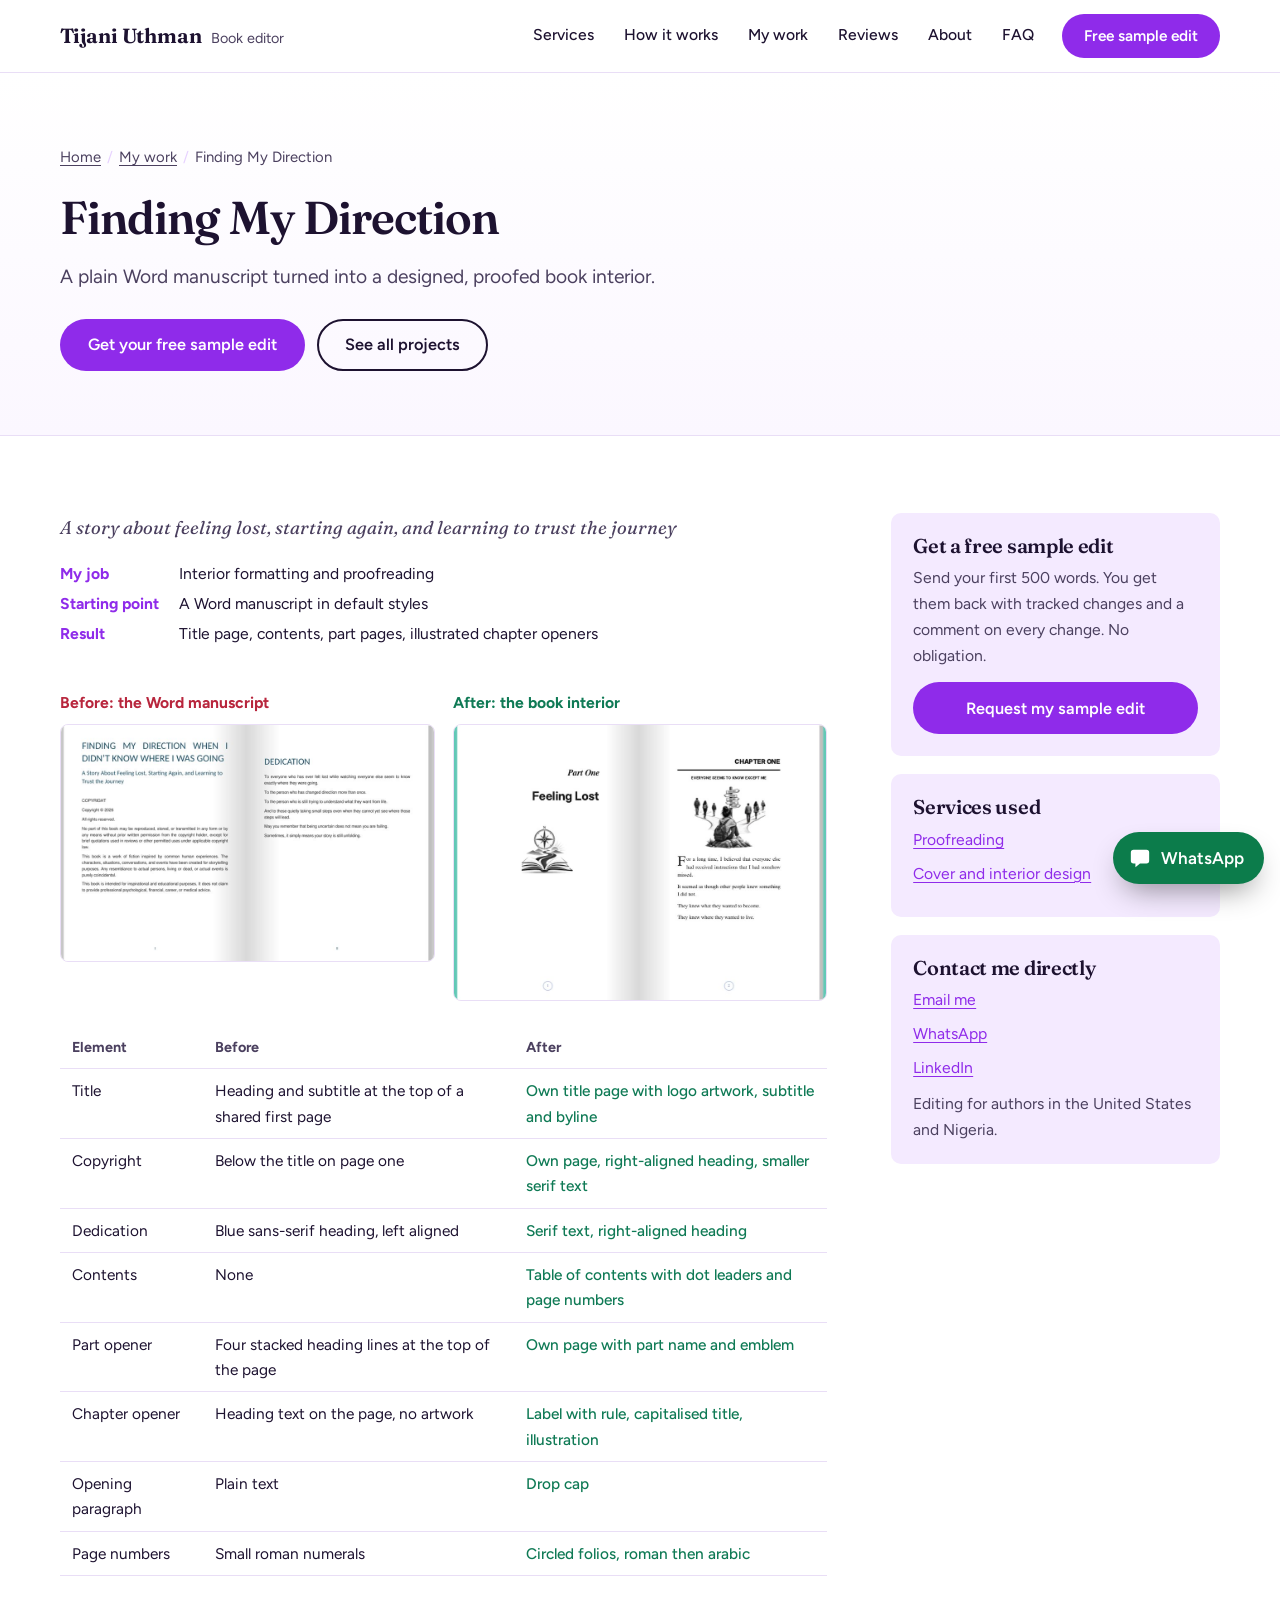
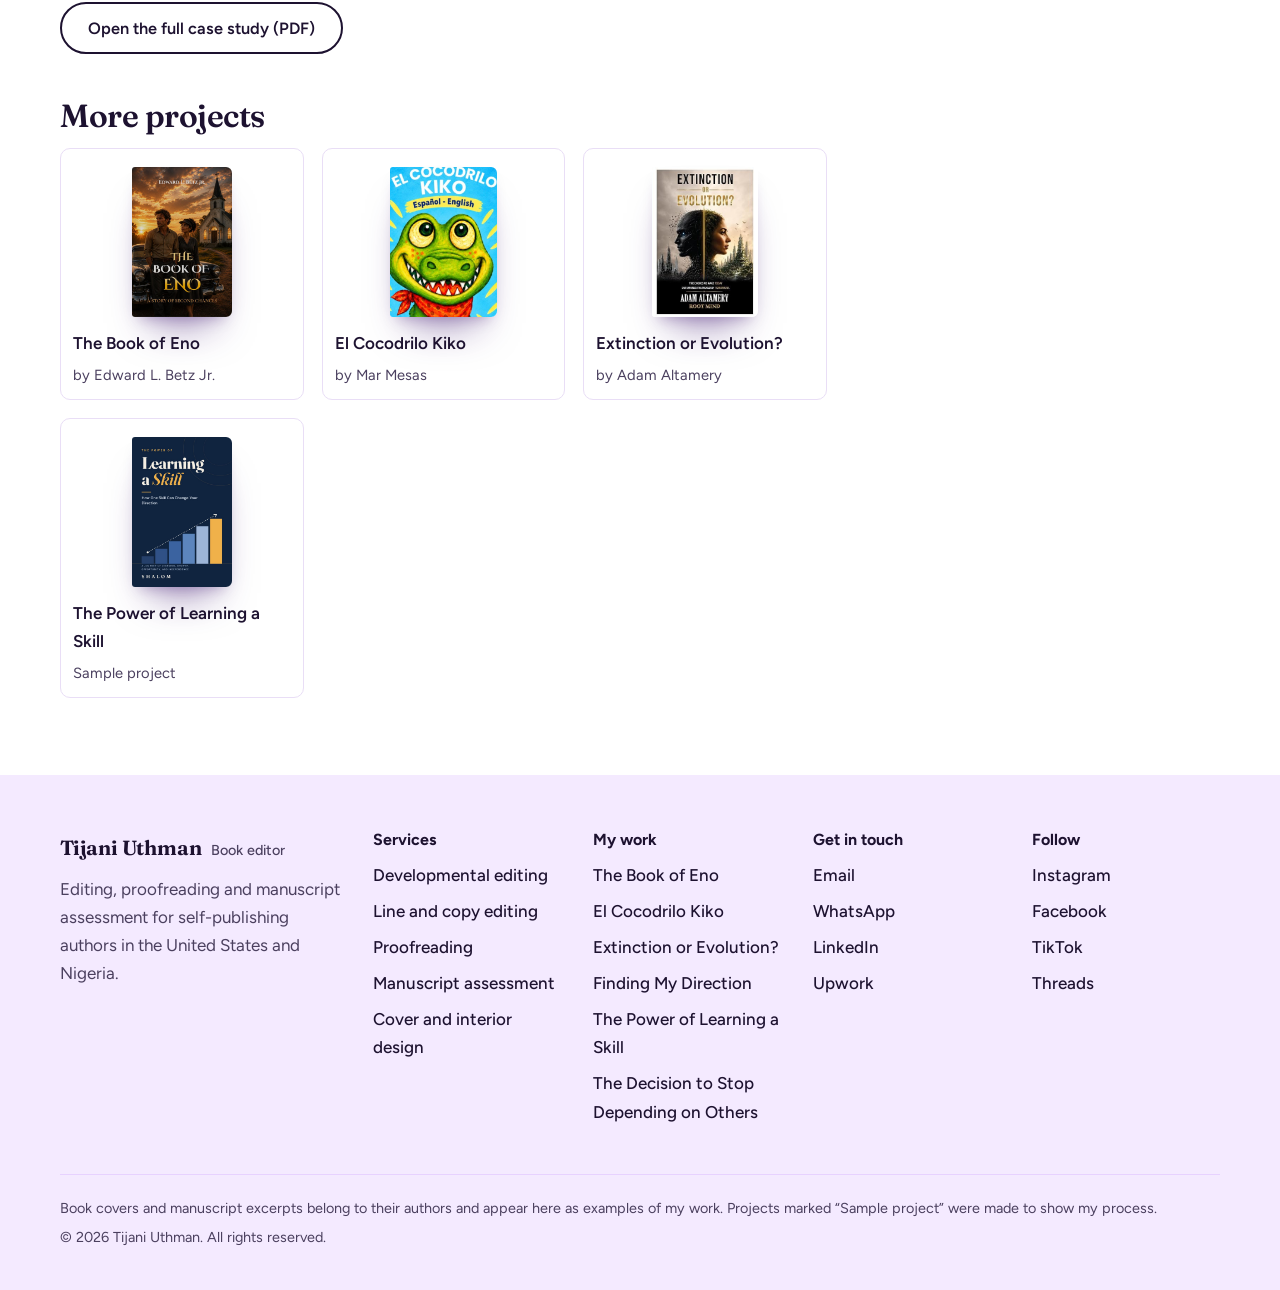
<file: findingmydirection.html>
<!doctype html>
<html lang="en">
<head>
<meta charset="utf-8">
<meta name="viewport" content="width=device-width, initial-scale=1">
<title>Finding My Direction: interior formatting before and after | Tijani Uthman</title>
<meta name="description" content="Before and after: interior formatting and proofreading of Finding My Direction, from a plain Word file to a designed book interior.">
<meta name="robots" content="index, follow, max-image-preview:large">
<link rel="canonical" href="https://YOUR-DOMAIN.com/findingmydirection.html">
<meta name="theme-color" content="#A947FC">
<meta property="og:type" content="website">
<meta property="og:site_name" content="Tijani Uthman, Book Editor">
<meta property="og:locale" content="en_US">
<meta property="og:title" content="Finding My Direction: interior formatting before and after | Tijani Uthman">
<meta property="og:description" content="Before and after: interior formatting and proofreading of Finding My Direction, from a plain Word file to a designed book interior.">
<meta property="og:url" content="https://YOUR-DOMAIN.com/findingmydirection.html">
<meta property="og:image" content="https://YOUR-DOMAIN.com/finding-my-direction-after.jpg">
<meta name="twitter:card" content="summary_large_image">
<meta name="twitter:title" content="Finding My Direction: interior formatting before and after | Tijani Uthman">
<meta name="twitter:description" content="Before and after: interior formatting and proofreading of Finding My Direction, from a plain Word file to a designed book interior.">
<meta name="twitter:image" content="https://YOUR-DOMAIN.com/finding-my-direction-after.jpg">
<link rel="icon" href="data:image/svg+xml,%3Csvg xmlns='http://www.w3.org/2000/svg' viewBox='0 0 64 64'%3E%3Crect width='64' height='64' rx='14' fill='%23A947FC'/%3E%3Cpath d='M18 20h28v7h-10.5v21h-7V27H18z' fill='%23fff'/%3E%3C/svg%3E">
<link rel="preconnect" href="https://fonts.googleapis.com">
<link rel="preconnect" href="https://fonts.gstatic.com" crossorigin>
<link href="https://fonts.googleapis.com/css2?family=Figtree:wght@400;500;600;700&family=Fraunces:ital,opsz,wght@0,9..144,400..700;1,9..144,400..600&display=swap" rel="stylesheet">
<link rel="stylesheet" href="site.css">
<script type="application/ld+json">
{
  "@context": "https://schema.org",
  "@graph": [
    {
      "@type": "BreadcrumbList",
      "itemListElement": [
        {
          "@type": "ListItem",
          "position": 1,
          "name": "Home",
          "item": "https://YOUR-DOMAIN.com/"
        },
        {
          "@type": "ListItem",
          "position": 2,
          "name": "My work",
          "item": "https://YOUR-DOMAIN.com/index.html#work"
        },
        {
          "@type": "ListItem",
          "position": 3,
          "name": "Finding My Direction"
        }
      ]
    },
    {
      "@type": "WebPage",
      "@id": "https://YOUR-DOMAIN.com/findingmydirection.html",
      "url": "https://YOUR-DOMAIN.com/findingmydirection.html",
      "name": "Finding My Direction: interior formatting before and after",
      "description": "Before and after: interior formatting and proofreading of Finding My Direction, from a plain Word file to a designed book interior.",
      "inLanguage": "en",
      "isPartOf": {
        "@id": "https://YOUR-DOMAIN.com/#website"
      },
      "about": {
        "@id": "https://YOUR-DOMAIN.com/#business"
      },
      "primaryImageOfPage": "https://YOUR-DOMAIN.com/finding-my-direction-after.jpg"
    }
  ]
}
</script>
</head>
<body>
<a class="skip" href="#main">Skip to content</a>
<header class="site-header">
  <div class="wrap nav">
    <a class="brand" href="index.html" aria-label="Tijani Uthman, book editor. Home">
      <span class="brand-name">Tijani Uthman</span>
      <span class="brand-role">Book editor</span>
    </a>
    <button class="menu-btn" id="menuBtn" aria-expanded="false" aria-controls="navLinks">Menu</button>
    <nav class="nav-links" id="navLinks" aria-label="Main">
      <a href="index.html#services">Services</a>
      <a href="index.html#process">How it works</a>
      <a href="index.html#work">My work</a>
      <a href="index.html#reviews">Reviews</a>
      <a href="index.html#about">About</a>
      <a href="index.html#faq">FAQ</a>
      <a class="btn btn-primary" href="index.html#free-sample">Free sample edit</a>
    </nav>
  </div>
</header>
<main id="main">
<section class="page-hero">
  <div class="wrap">
    <nav class="crumbs" aria-label="Breadcrumb"><ol><li><a href="index.html">Home</a></li><li><a href="index.html#work">My work</a></li><li aria-current="page">Finding My Direction</li></ol></nav>
    <h1 class="h-lg">Finding My Direction</h1>
    <p class="lead">A plain Word manuscript turned into a designed, proofed book interior.</p>
    <div class="cta-row"><a class="btn btn-primary" href="index.html#free-sample">Get your free sample edit</a><a class="btn btn-ghost" href="index.html#work">See all projects</a></div>
  </div>
</section>
<div class="wrap page-body case-page">
  <article class="prose">
    <div class="case-head no-img"><div><p class="case-sub">A story about feeling lost, starting again, and learning to trust the journey</p><dl class="facts"><dt>My job</dt><dd>Interior formatting and proofreading</dd><dt>Starting point</dt><dd>A Word manuscript in default styles</dd><dt>Result</dt><dd>Title page, contents, part pages, illustrated chapter openers</dd></dl></div></div><div class="ba"><figure class="b"><figcaption>Before: the Word manuscript</figcaption><img src="finding-my-direction-before.jpg" alt="Before: front matter and first chapter in default Word styles" loading="lazy"></figure><figure class="a"><figcaption>After: the book interior</figcaption><img src="finding-my-direction-after.jpg" alt="After: part page with emblem and illustrated chapter opener" loading="lazy"></figure></div><table class="change-table"><caption class="visually-hidden">What changed, before and after</caption><thead><tr><th scope="col">Element</th><th scope="col">Before</th><th scope="col">After</th></tr></thead><tbody><tr><td>Title</td><td>Heading and subtitle at the top of a shared first page</td><td>Own title page with logo artwork, subtitle and byline</td></tr><tr><td>Copyright</td><td>Below the title on page one</td><td>Own page, right-aligned heading, smaller serif text</td></tr><tr><td>Dedication</td><td>Blue sans-serif heading, left aligned</td><td>Serif text, right-aligned heading</td></tr><tr><td>Contents</td><td>None</td><td>Table of contents with dot leaders and page numbers</td></tr><tr><td>Part opener</td><td>Four stacked heading lines at the top of the page</td><td>Own page with part name and emblem</td></tr><tr><td>Chapter opener</td><td>Heading text on the page, no artwork</td><td>Label with rule, capitalised title, illustration</td></tr><tr><td>Opening paragraph</td><td>Plain text</td><td>Drop cap</td></tr><tr><td>Page numbers</td><td>Small roman numerals</td><td>Circled folios, roman then arabic</td></tr></tbody></table><p class="pdf-row"><a class="btn btn-ghost" href="finding-my-direction-before-after.pdf" target="_blank" rel="noopener">Open the full case study (PDF)</a></p>
    <h2>More projects</h2>
    <div class="related"><a href="bookofeno.html"><img src="book-of-eno.jpg" alt="" loading="lazy">The Book of Eno<span>by Edward L. Betz Jr.</span></a><a href="elcocodrilokiko.html"><img src="el-cocodrilo-kiko.jpg" alt="" loading="lazy">El Cocodrilo Kiko<span>by Mar Mesas</span></a><a href="extinctionorevolution.html"><img src="extinction-or-evolution.jpg" alt="" loading="lazy">Extinction or Evolution?<span>by Adam Altamery</span></a><a href="power.html"><img src="power-of-learning-a-skill.jpg" alt="" loading="lazy">The Power of Learning a Skill<span>Sample project</span></a></div>
  </article>
  <aside class="side">
        <div class="side-card">
          <h2>Get a free sample edit</h2>
          <p>Send your first 500 words. You get them back with tracked changes and a comment on every change. No obligation.</p>
          <a class="btn btn-primary" href="index.html#free-sample">Request my sample edit</a>
        </div>
        <div class="side-card"><h2>Services used</h2><ul><li><a href="proofreading.html">Proofreading</a></li><li><a href="bookcoverandinteriordesign.html">Cover and interior design</a></li></ul></div>
        <div class="side-card">
          <h2>Contact me directly</h2>
          <ul><li><a href="mailto:YOUR-EMAIL@example.com">Email me</a></li><li><a href="https://wa.me/2348136720953" target="_blank" rel="noopener">WhatsApp</a></li><li><a href="https://www.linkedin.com/in/tijani-uthman/" target="_blank" rel="noopener">LinkedIn</a></li></ul>
          <p style="margin:10px 0 0">Editing for authors in the United States and Nigeria.</p>
        </div>
      </aside>
</div>
</main>
<footer class="footer">
  <div class="wrap">
    <div class="foot-grid">
      <div class="foot-brand">
        <a class="brand" href="index.html"><span class="brand-name">Tijani Uthman</span><span class="brand-role">Book editor</span></a>
        <p>Editing, proofreading and manuscript assessment for self-publishing authors in the United States and Nigeria.</p>
      </div>
      <div>
        <h2>Services</h2>
        <ul>
          <li><a href="developmentalediting.html">Developmental editing</a></li>
          <li><a href="lineandcopyediting.html">Line and copy editing</a></li>
          <li><a href="proofreading.html">Proofreading</a></li>
          <li><a href="manuscript.html">Manuscript assessment</a></li>
          <li><a href="bookcoverandinteriordesign.html">Cover and interior design</a></li>
        </ul>
      </div>
      <div>
        <h2>My work</h2>
        <ul>
          <li><a href="bookofeno.html">The Book of Eno</a></li>
          <li><a href="elcocodrilokiko.html">El Cocodrilo Kiko</a></li>
          <li><a href="extinctionorevolution.html">Extinction or Evolution?</a></li>
          <li><a href="findingmydirection.html">Finding My Direction</a></li>
          <li><a href="power.html">The Power of Learning a Skill</a></li>
          <li><a href="decision-to-stop-depending-on-others.html">The Decision to Stop Depending on Others</a></li>
        </ul>
      </div>
      <div>
        <h2>Get in touch</h2>
        <ul>
          <li><a href="mailto:YOUR-EMAIL@example.com">Email</a></li>
          <li><a href="https://wa.me/2348136720953" target="_blank" rel="noopener">WhatsApp</a></li>
          <li><a href="https://www.linkedin.com/in/tijani-uthman/" target="_blank" rel="noopener">LinkedIn</a></li>
          <li><a href="https://www.upwork.com/freelancers/~017abd9644334bde1f?mp_source=share" target="_blank" rel="noopener">Upwork</a></li>
        </ul>
      </div>
      <div>
        <h2>Follow</h2>
        <ul>
          <li><a href="https://www.instagram.com/tijaniuthmanopeyemi32/" target="_blank" rel="noopener">Instagram</a></li>
          <li><a href="https://www.facebook.com/profile.php?id=100084764225267" target="_blank" rel="noopener">Facebook</a></li>
          <li><a href="https://www.tiktok.com/@uthmantijani32" target="_blank" rel="noopener">TikTok</a></li>
          <li><a href="https://www.threads.com/@tijaniuthmanopeyemi32" target="_blank" rel="noopener">Threads</a></li>
        </ul>
      </div>
    </div>
    <div class="legal">
      <p>Book covers and manuscript excerpts belong to their authors and appear here as examples of my work. Projects marked “Sample project” were made to show my process.</p>
      <p>© 2026 Tijani Uthman. All rights reserved.</p>
    </div>
  </div>
</footer>
<a class="float-wa" href="https://wa.me/2348136720953?text=Hi%20Tijani%2C%20I%27d%20like%20a%20free%20sample%20edit." target="_blank" rel="noopener" aria-label="Chat with Tijani on WhatsApp">
  <svg viewBox="0 0 24 24" aria-hidden="true"><path d="M5 3h14a3 3 0 0 1 3 3v9a3 3 0 0 1-3 3h-7l-5 4v-4H5a3 3 0 0 1-3-3V6a3 3 0 0 1 3-3z"/></svg>
  <span>WhatsApp</span>
</a>
<script src="common.js" defer></script>
</body>
</html>
</file>
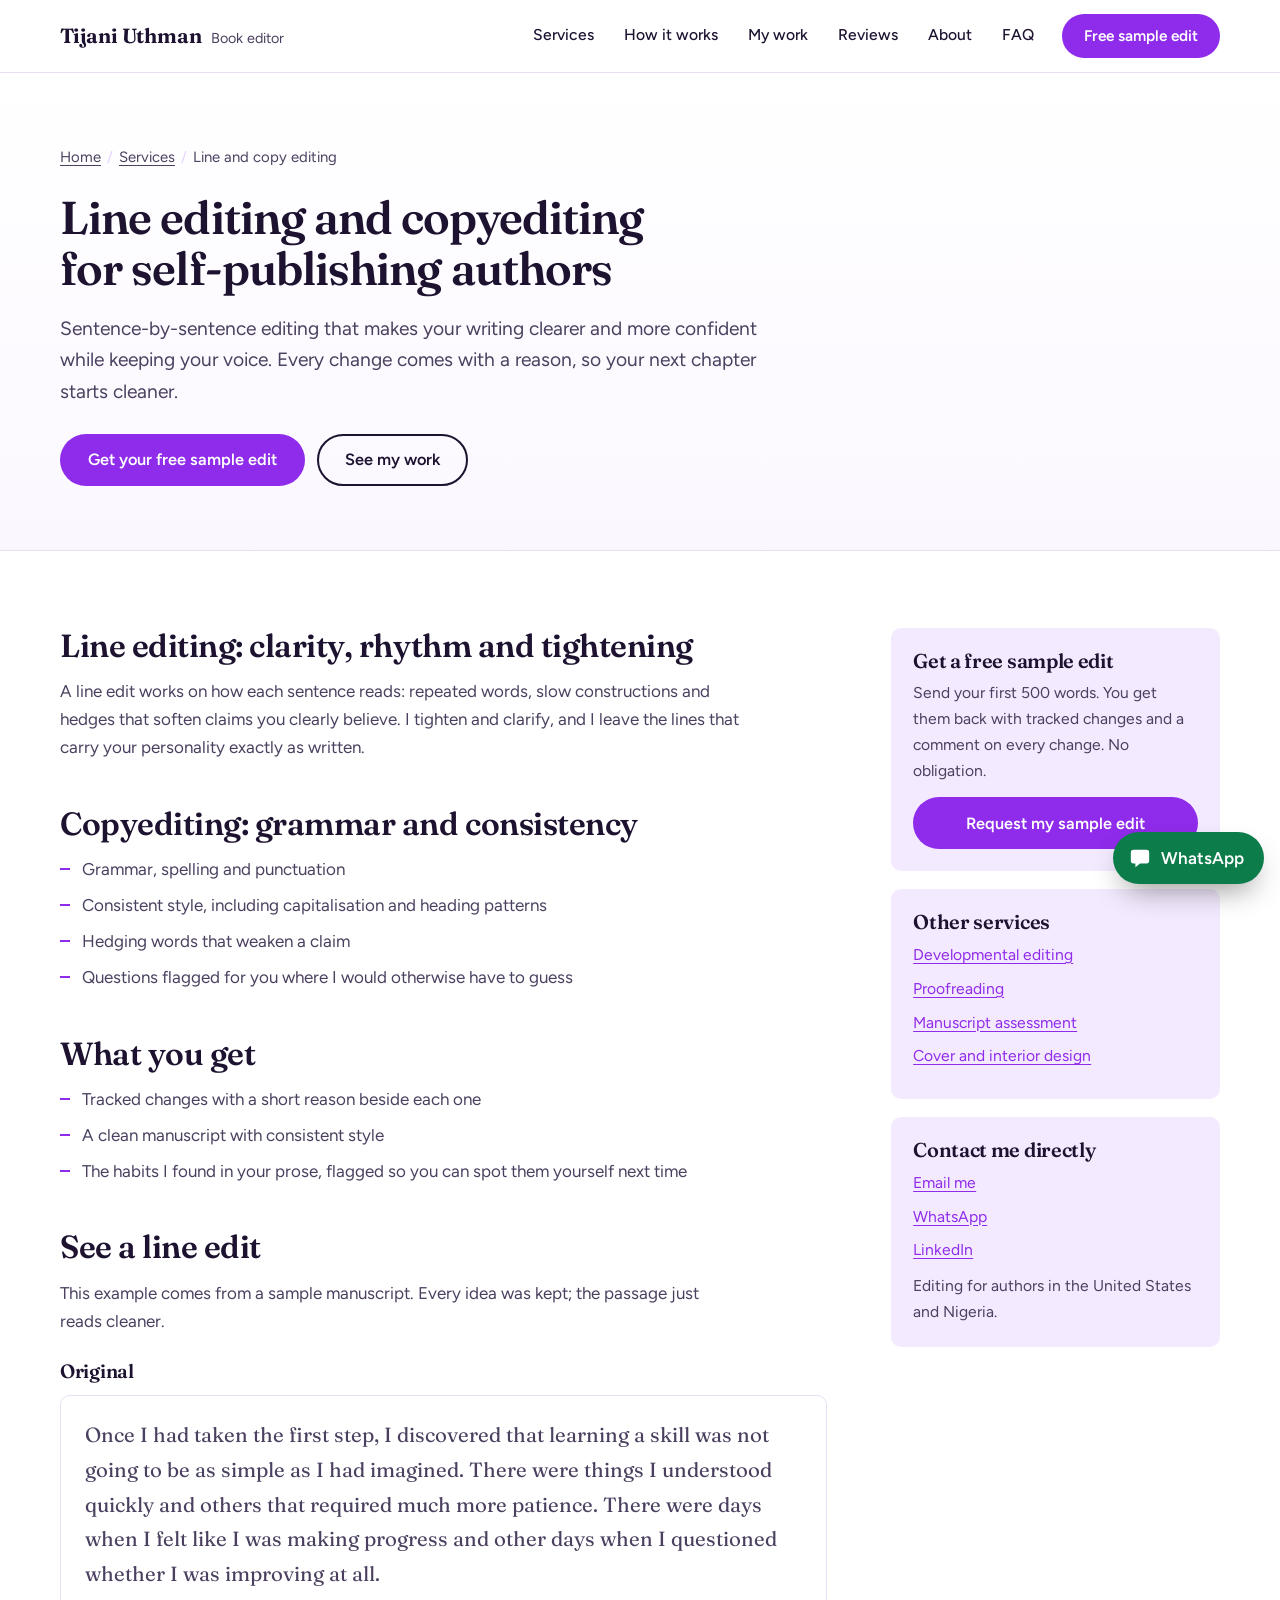
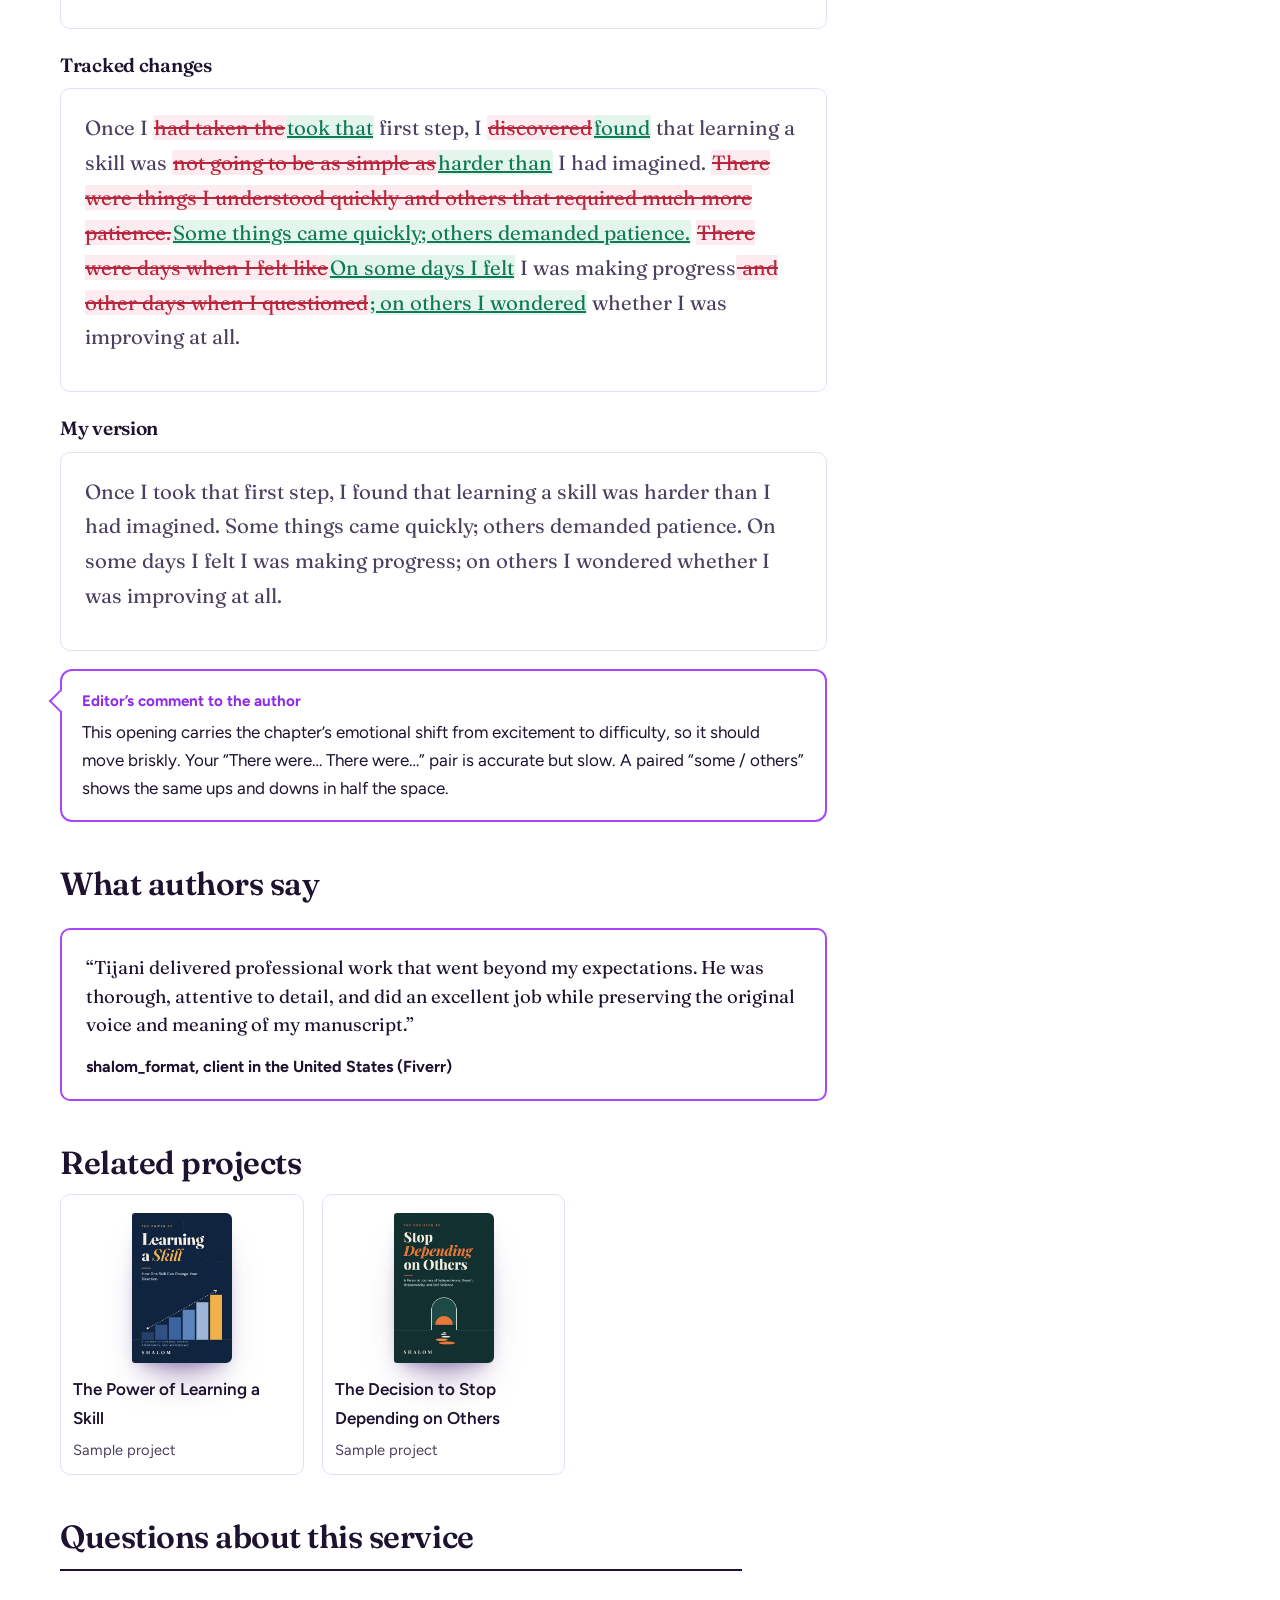
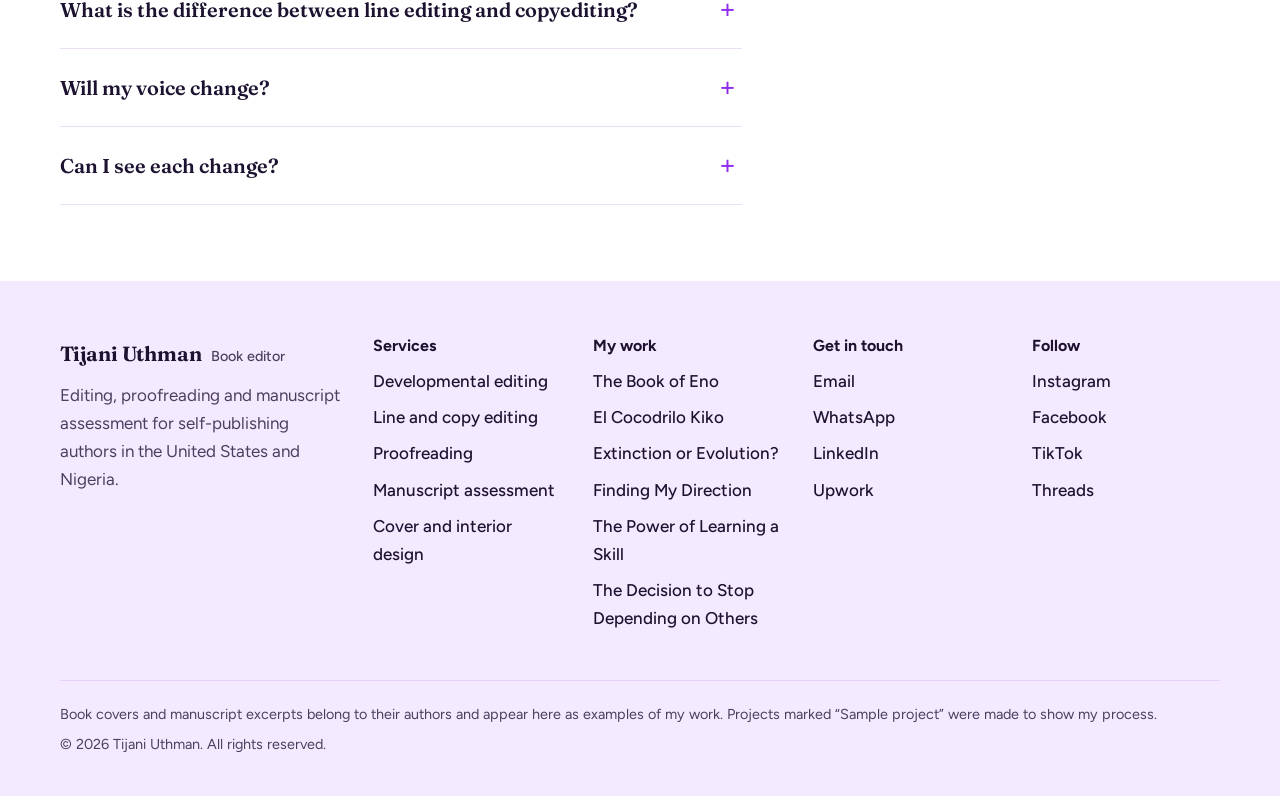
<file: lineandcopyediting.html>
<!doctype html>
<html lang="en">
<head>
<meta charset="utf-8">
<meta name="viewport" content="width=device-width, initial-scale=1">
<title>Line editing and copyediting for self-publishing authors | Tijani Uthman</title>
<meta name="description" content="Line editing and copyediting that tighten your sentences and fix grammar and consistency, with a reason beside every change. Free 500-word sample edit. Serving authors in the US and Nigeria.">
<meta name="robots" content="index, follow, max-image-preview:large">
<link rel="canonical" href="https://YOUR-DOMAIN.com/lineandcopyediting.html">
<meta name="theme-color" content="#A947FC">
<meta property="og:type" content="website">
<meta property="og:site_name" content="Tijani Uthman, Book Editor">
<meta property="og:locale" content="en_US">
<meta property="og:title" content="Line editing and copyediting for self-publishing authors | Tijani Uthman">
<meta property="og:description" content="Line editing and copyediting that tighten your sentences and fix grammar and consistency, with a reason beside every change. Free 500-word sample edit. Serving authors in the US and Nigeria.">
<meta property="og:url" content="https://YOUR-DOMAIN.com/lineandcopyediting.html">
<meta property="og:image" content="https://YOUR-DOMAIN.com/og-image.jpg">
<meta name="twitter:card" content="summary_large_image">
<meta name="twitter:title" content="Line editing and copyediting for self-publishing authors | Tijani Uthman">
<meta name="twitter:description" content="Line editing and copyediting that tighten your sentences and fix grammar and consistency, with a reason beside every change. Free 500-word sample edit. Serving authors in the US and Nigeria.">
<meta name="twitter:image" content="https://YOUR-DOMAIN.com/og-image.jpg">
<link rel="icon" href="data:image/svg+xml,%3Csvg xmlns='http://www.w3.org/2000/svg' viewBox='0 0 64 64'%3E%3Crect width='64' height='64' rx='14' fill='%23A947FC'/%3E%3Cpath d='M18 20h28v7h-10.5v21h-7V27H18z' fill='%23fff'/%3E%3C/svg%3E">
<link rel="preconnect" href="https://fonts.googleapis.com">
<link rel="preconnect" href="https://fonts.gstatic.com" crossorigin>
<link href="https://fonts.googleapis.com/css2?family=Figtree:wght@400;500;600;700&family=Fraunces:ital,opsz,wght@0,9..144,400..700;1,9..144,400..600&display=swap" rel="stylesheet">
<link rel="stylesheet" href="site.css">
<script type="application/ld+json">
{
  "@context": "https://schema.org",
  "@graph": [
    {
      "@type": "BreadcrumbList",
      "itemListElement": [
        {
          "@type": "ListItem",
          "position": 1,
          "name": "Home",
          "item": "https://YOUR-DOMAIN.com/"
        },
        {
          "@type": "ListItem",
          "position": 2,
          "name": "Services",
          "item": "https://YOUR-DOMAIN.com/index.html#services"
        },
        {
          "@type": "ListItem",
          "position": 3,
          "name": "Line and copy editing"
        }
      ]
    },
    {
      "@type": "Service",
      "@id": "https://YOUR-DOMAIN.com/lineandcopyediting.html#service",
      "name": "Line editing and copyediting",
      "description": "Line editing and copyediting that tighten your sentences and fix grammar and consistency, with a reason beside every change. Free 500-word sample edit. Serving authors in the US and Nigeria.",
      "url": "https://YOUR-DOMAIN.com/lineandcopyediting.html",
      "provider": {
        "@id": "https://YOUR-DOMAIN.com/#business"
      },
      "areaServed": [
        {
          "@type": "Country",
          "name": "United States"
        },
        {
          "@type": "Country",
          "name": "Nigeria"
        }
      ],
      "serviceType": "Line editing and copyediting"
    },
    {
      "@type": "FAQPage",
      "mainEntity": [
        {
          "@type": "Question",
          "name": "What is the difference between line editing and copyediting?",
          "acceptedAnswer": {
            "@type": "Answer",
            "text": "A line edit improves how sentences read: clarity, rhythm and tightening. A copyedit corrects and standardises: grammar, spelling, punctuation and consistency. I often do both together once the structure is settled."
          }
        },
        {
          "@type": "Question",
          "name": "Will my voice change?",
          "acceptedAnswer": {
            "@type": "Answer",
            "text": "No. I tighten and clarify; I don’t rewrite you. Lines that carry your personality are left exactly as written."
          }
        },
        {
          "@type": "Question",
          "name": "Can I see each change?",
          "acceptedAnswer": {
            "@type": "Answer",
            "text": "Yes. Edits come as tracked changes, each with a short reason, so you decide what to keep."
          }
        }
      ]
    }
  ]
}
</script>
</head>
<body>
<a class="skip" href="#main">Skip to content</a>
<header class="site-header">
  <div class="wrap nav">
    <a class="brand" href="index.html" aria-label="Tijani Uthman, book editor. Home">
      <span class="brand-name">Tijani Uthman</span>
      <span class="brand-role">Book editor</span>
    </a>
    <button class="menu-btn" id="menuBtn" aria-expanded="false" aria-controls="navLinks">Menu</button>
    <nav class="nav-links" id="navLinks" aria-label="Main">
      <a href="index.html#services">Services</a>
      <a href="index.html#process">How it works</a>
      <a href="index.html#work">My work</a>
      <a href="index.html#reviews">Reviews</a>
      <a href="index.html#about">About</a>
      <a href="index.html#faq">FAQ</a>
      <a class="btn btn-primary" href="index.html#free-sample">Free sample edit</a>
    </nav>
  </div>
</header>
<main id="main">
<section class="page-hero">
  <div class="wrap">
    <nav class="crumbs" aria-label="Breadcrumb"><ol><li><a href="index.html">Home</a></li><li><a href="index.html#services">Services</a></li><li aria-current="page">Line and copy editing</li></ol></nav>
    <h1 class="h-lg">Line editing and copyediting for self-publishing authors</h1>
    <p class="lead">Sentence-by-sentence editing that makes your writing clearer and more confident while keeping your voice. Every change comes with a reason, so your next chapter starts cleaner.</p>
    <div class="cta-row"><a class="btn btn-primary" href="index.html#free-sample">Get your free sample edit</a><a class="btn btn-ghost" href="index.html#work">See my work</a></div>
  </div>
</section>
<div class="wrap page-body">
  <article class="prose">
    <h2>Line editing: clarity, rhythm and tightening</h2><p>A line edit works on how each sentence reads: repeated words, slow constructions and hedges that soften claims you clearly believe. I tighten and clarify, and I leave the lines that carry your personality exactly as written.</p>
    <h2>Copyediting: grammar and consistency</h2><ul class="list"><li>Grammar, spelling and punctuation</li><li>Consistent style, including capitalisation and heading patterns</li><li>Hedging words that weaken a claim</li><li>Questions flagged for you where I would otherwise have to guess</li></ul>
    <h2>What you get</h2><ul class="list"><li>Tracked changes with a short reason beside each one</li><li>A clean manuscript with consistent style</li><li>The habits I found in your prose, flagged so you can spot them yourself next time</li></ul>
    <h2>See a line edit</h2><p>This example comes from a sample manuscript. Every idea was kept; the passage just reads cleaner.</p><div class="demo-static"><h3>Original</h3><div class="manuscript"><p>Once I had taken the first step, I discovered that learning a skill was not going to be as simple as I had imagined. There were things I understood quickly and others that required much more patience. There were days when I felt like I was making progress and other days when I questioned whether I was improving at all.</p></div><h3>Tracked changes</h3><div class="manuscript"><p>Once I <del>had taken the</del><ins>took that</ins> first step, I <del>discovered</del><ins>found</ins> that learning a skill was <del>not going to be as simple as</del><ins>harder than</ins> I had imagined. <del>There were things I understood quickly and others that required much more patience.</del><ins>Some things came quickly; others demanded patience.</ins> <del>There were days when I felt like</del><ins>On some days I felt</ins> I was making progress<del> and other days when I questioned</del><ins>; on others I wondered</ins> whether I was improving at all.</p></div><h3>My version</h3><div class="manuscript"><p>Once I took that first step, I found that learning a skill was harder than I had imagined. Some things came quickly; others demanded patience. On some days I felt I was making progress; on others I wondered whether I was improving at all.</p></div><div class="bubble" style="margin-top:18px"><b>Editor’s comment to the author</b>This opening carries the chapter’s emotional shift from excitement to difficulty, so it should move briskly. Your “There were… There were…” pair is accurate but slow. A paired “some / others” shows the same ups and downs in half the space.</div></div>
    <h2>What authors say</h2><figure class="quote feature"><blockquote>“Tijani delivered professional work that went beyond my expectations. He was thorough, attentive to detail, and did an excellent job while preserving the original voice and meaning of my manuscript.”</blockquote><footer><b>shalom_format, client in the United States (Fiverr)</b></footer></figure>
    <h2>Related projects</h2>
    <div class="related"><a href="power.html"><img src="power-of-learning-a-skill.jpg" alt="" loading="lazy">The Power of Learning a Skill<span>Sample project</span></a><a href="decision-to-stop-depending-on-others.html"><img src="stop-depending-on-others.jpg" alt="" loading="lazy">The Decision to Stop Depending on Others<span>Sample project</span></a></div>
    <h2>Questions about this service</h2>
    <div class="faq faq-mini">
      <details><summary>What is the difference between line editing and copyediting?</summary><div class="ans">A line edit improves how sentences read: clarity, rhythm and tightening. A copyedit corrects and standardises: grammar, spelling, punctuation and consistency. I often do both together once the structure is settled.</div></details>
      <details><summary>Will my voice change?</summary><div class="ans">No. I tighten and clarify; I don’t rewrite you. Lines that carry your personality are left exactly as written.</div></details>
      <details><summary>Can I see each change?</summary><div class="ans">Yes. Edits come as tracked changes, each with a short reason, so you decide what to keep.</div></details>
    </div>
  </article>
  <aside class="side">
        <div class="side-card">
          <h2>Get a free sample edit</h2>
          <p>Send your first 500 words. You get them back with tracked changes and a comment on every change. No obligation.</p>
          <a class="btn btn-primary" href="index.html#free-sample">Request my sample edit</a>
        </div>
        <div class="side-card"><h2>Other services</h2><ul><li><a href="developmentalediting.html">Developmental editing</a></li><li><a href="proofreading.html">Proofreading</a></li><li><a href="manuscript.html">Manuscript assessment</a></li><li><a href="bookcoverandinteriordesign.html">Cover and interior design</a></li></ul></div>
        <div class="side-card">
          <h2>Contact me directly</h2>
          <ul><li><a href="mailto:YOUR-EMAIL@example.com">Email me</a></li><li><a href="https://wa.me/2348136720953" target="_blank" rel="noopener">WhatsApp</a></li><li><a href="https://www.linkedin.com/in/tijani-uthman/" target="_blank" rel="noopener">LinkedIn</a></li></ul>
          <p style="margin:10px 0 0">Editing for authors in the United States and Nigeria.</p>
        </div>
      </aside>
</div>
</main>
<footer class="footer">
  <div class="wrap">
    <div class="foot-grid">
      <div class="foot-brand">
        <a class="brand" href="index.html"><span class="brand-name">Tijani Uthman</span><span class="brand-role">Book editor</span></a>
        <p>Editing, proofreading and manuscript assessment for self-publishing authors in the United States and Nigeria.</p>
      </div>
      <div>
        <h2>Services</h2>
        <ul>
          <li><a href="developmentalediting.html">Developmental editing</a></li>
          <li><a href="lineandcopyediting.html">Line and copy editing</a></li>
          <li><a href="proofreading.html">Proofreading</a></li>
          <li><a href="manuscript.html">Manuscript assessment</a></li>
          <li><a href="bookcoverandinteriordesign.html">Cover and interior design</a></li>
        </ul>
      </div>
      <div>
        <h2>My work</h2>
        <ul>
          <li><a href="bookofeno.html">The Book of Eno</a></li>
          <li><a href="elcocodrilokiko.html">El Cocodrilo Kiko</a></li>
          <li><a href="extinctionorevolution.html">Extinction or Evolution?</a></li>
          <li><a href="findingmydirection.html">Finding My Direction</a></li>
          <li><a href="power.html">The Power of Learning a Skill</a></li>
          <li><a href="decision-to-stop-depending-on-others.html">The Decision to Stop Depending on Others</a></li>
        </ul>
      </div>
      <div>
        <h2>Get in touch</h2>
        <ul>
          <li><a href="mailto:YOUR-EMAIL@example.com">Email</a></li>
          <li><a href="https://wa.me/2348136720953" target="_blank" rel="noopener">WhatsApp</a></li>
          <li><a href="https://www.linkedin.com/in/tijani-uthman/" target="_blank" rel="noopener">LinkedIn</a></li>
          <li><a href="https://www.upwork.com/freelancers/~017abd9644334bde1f?mp_source=share" target="_blank" rel="noopener">Upwork</a></li>
        </ul>
      </div>
      <div>
        <h2>Follow</h2>
        <ul>
          <li><a href="https://www.instagram.com/tijaniuthmanopeyemi32/" target="_blank" rel="noopener">Instagram</a></li>
          <li><a href="https://www.facebook.com/profile.php?id=100084764225267" target="_blank" rel="noopener">Facebook</a></li>
          <li><a href="https://www.tiktok.com/@uthmantijani32" target="_blank" rel="noopener">TikTok</a></li>
          <li><a href="https://www.threads.com/@tijaniuthmanopeyemi32" target="_blank" rel="noopener">Threads</a></li>
        </ul>
      </div>
    </div>
    <div class="legal">
      <p>Book covers and manuscript excerpts belong to their authors and appear here as examples of my work. Projects marked “Sample project” were made to show my process.</p>
      <p>© 2026 Tijani Uthman. All rights reserved.</p>
    </div>
  </div>
</footer>
<a class="float-wa" href="https://wa.me/2348136720953?text=Hi%20Tijani%2C%20I%27d%20like%20a%20free%20sample%20edit." target="_blank" rel="noopener" aria-label="Chat with Tijani on WhatsApp">
  <svg viewBox="0 0 24 24" aria-hidden="true"><path d="M5 3h14a3 3 0 0 1 3 3v9a3 3 0 0 1-3 3h-7l-5 4v-4H5a3 3 0 0 1-3-3V6a3 3 0 0 1 3-3z"/></svg>
  <span>WhatsApp</span>
</a>
<script src="common.js" defer></script>
</body>
</html>
</file>
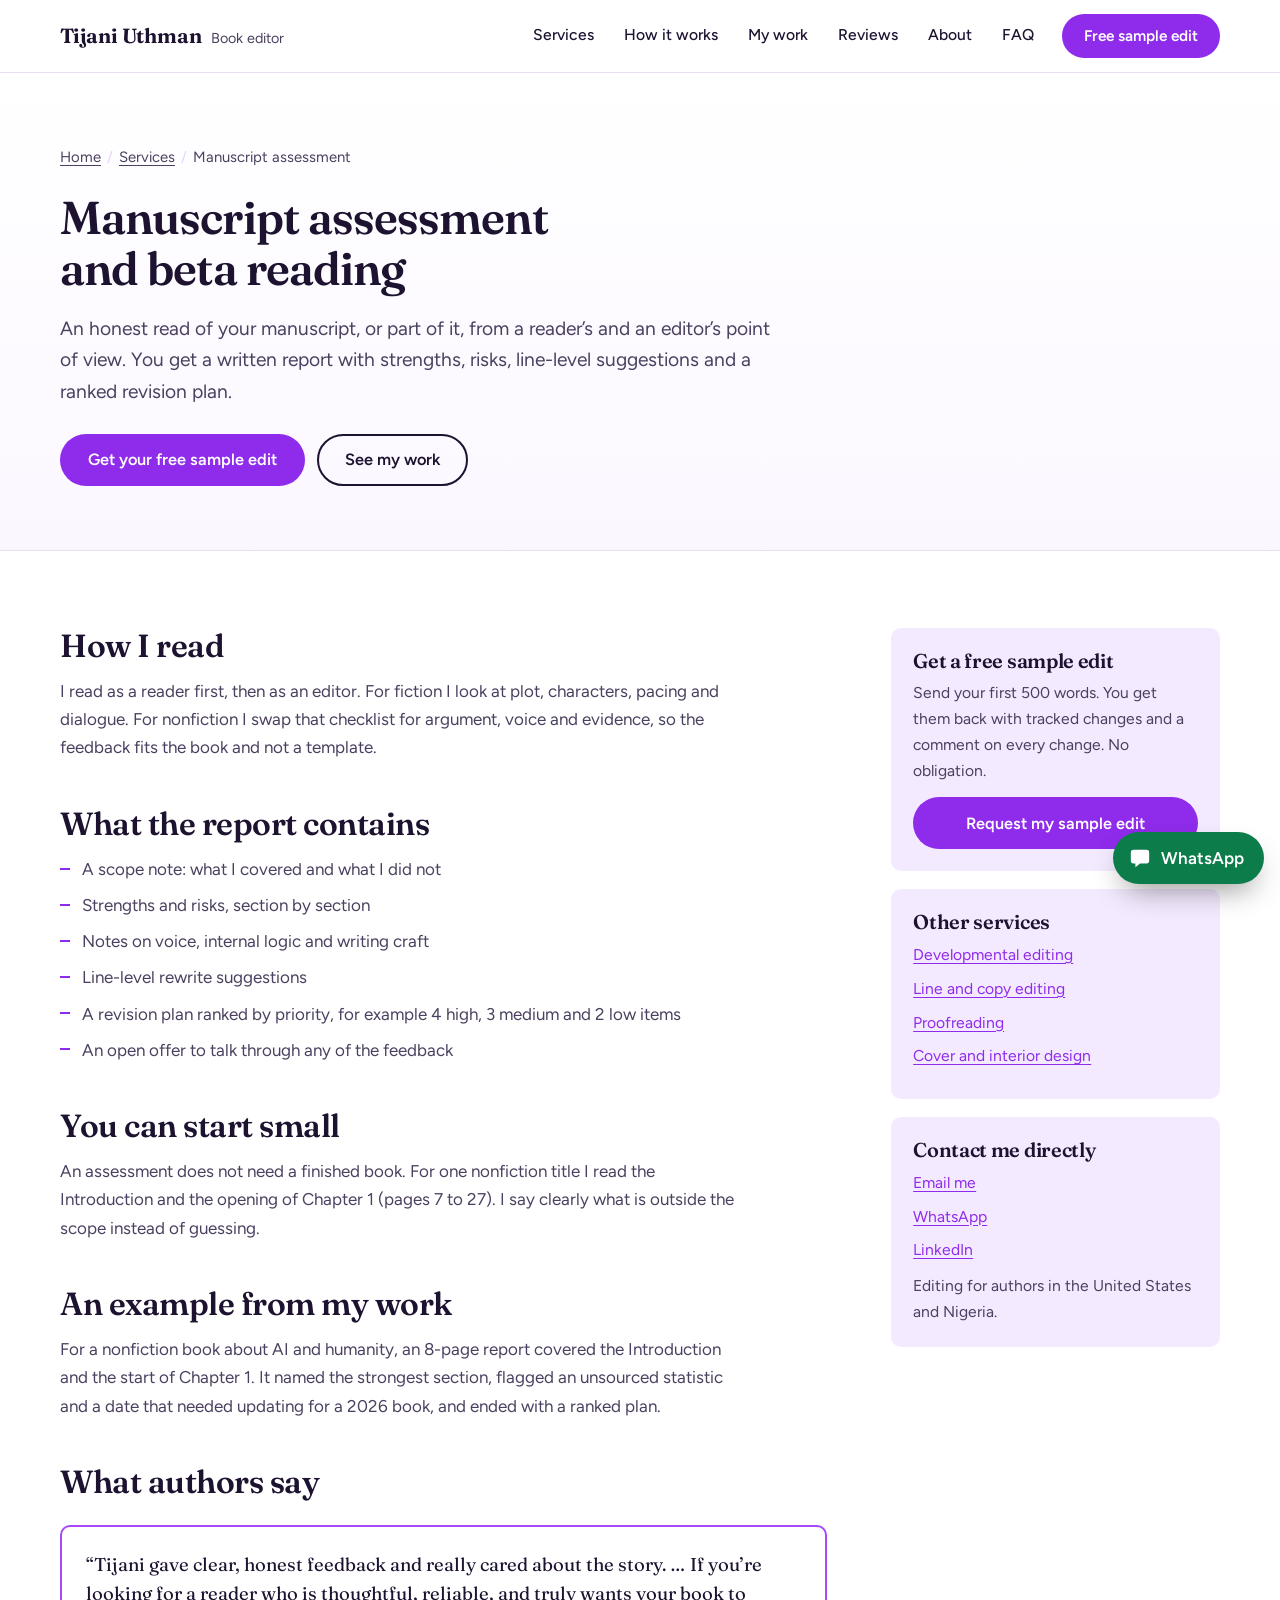
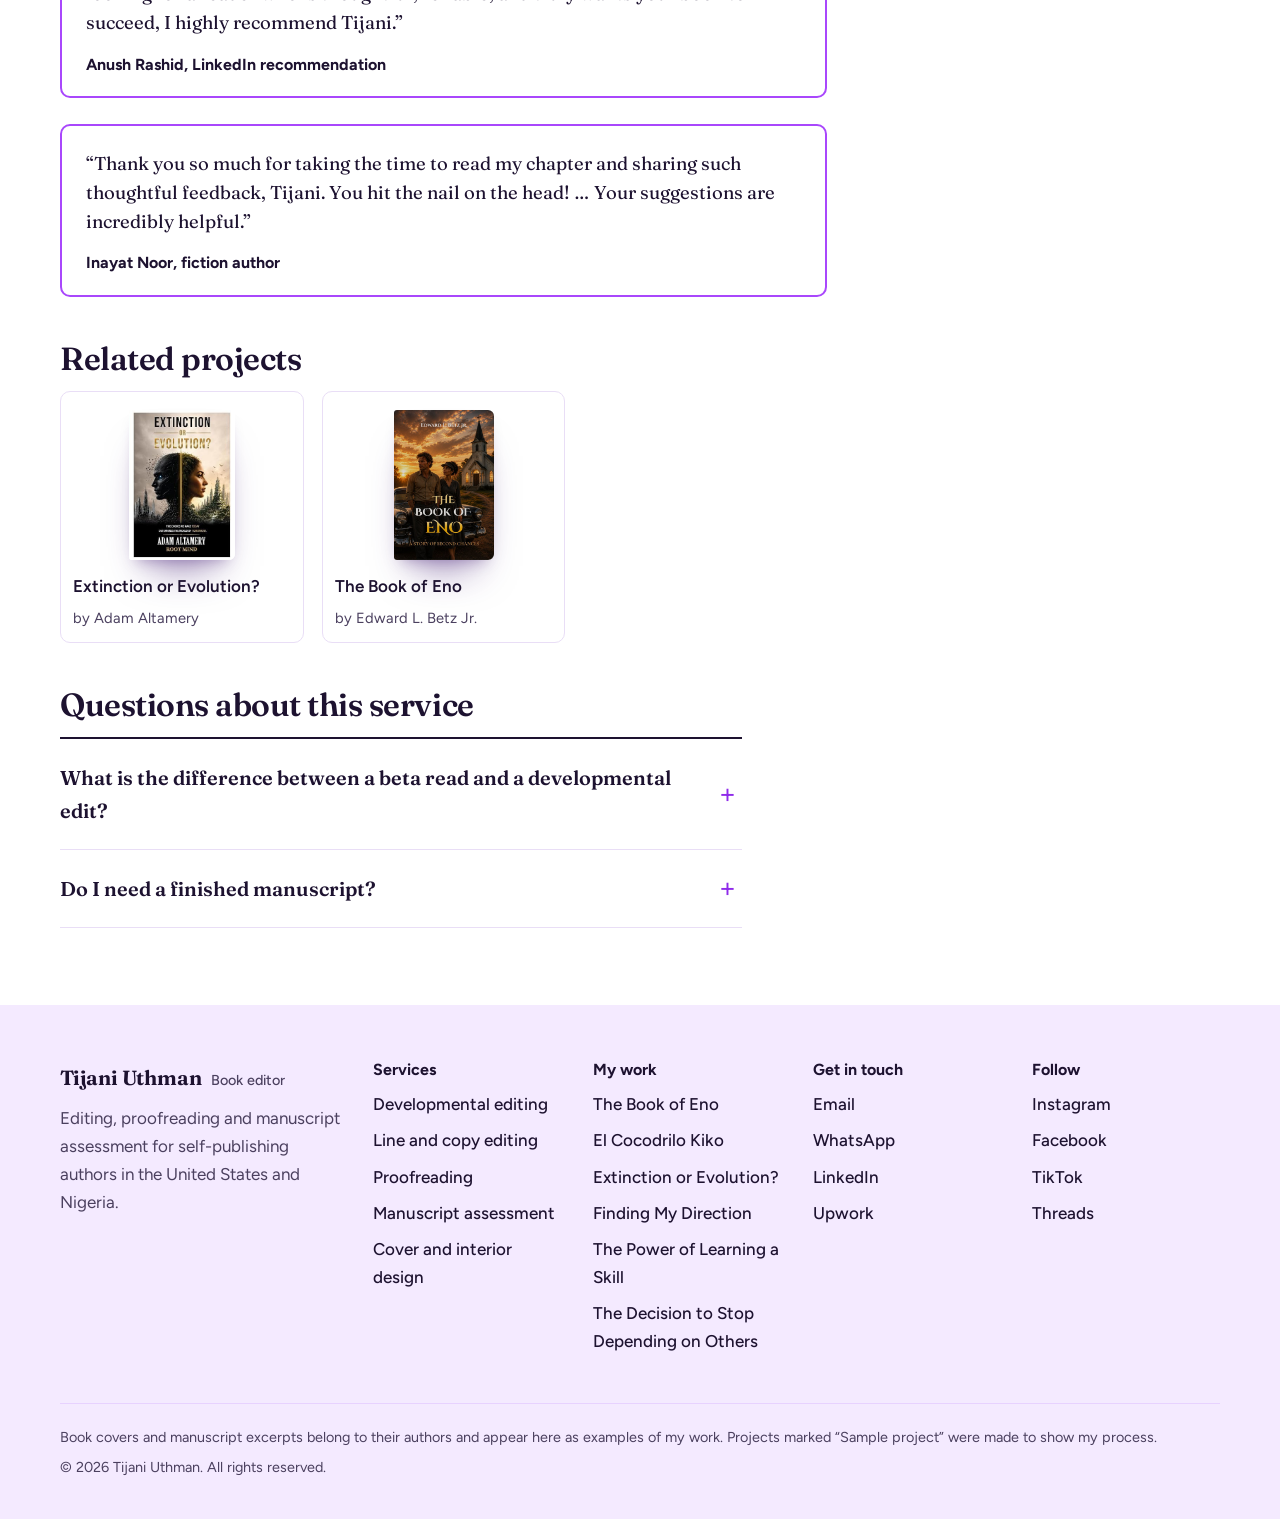
<file: manuscript.html>
<!doctype html>
<html lang="en">
<head>
<meta charset="utf-8">
<meta name="viewport" content="width=device-width, initial-scale=1">
<title>Manuscript assessment and beta reading | Tijani Uthman</title>
<meta name="description" content="An honest manuscript assessment or beta read for fiction and nonfiction: strengths, risks and a ranked revision plan. Free 500-word sample edit. Serving authors in the US and Nigeria.">
<meta name="robots" content="index, follow, max-image-preview:large">
<link rel="canonical" href="https://YOUR-DOMAIN.com/manuscript.html">
<meta name="theme-color" content="#A947FC">
<meta property="og:type" content="website">
<meta property="og:site_name" content="Tijani Uthman, Book Editor">
<meta property="og:locale" content="en_US">
<meta property="og:title" content="Manuscript assessment and beta reading | Tijani Uthman">
<meta property="og:description" content="An honest manuscript assessment or beta read for fiction and nonfiction: strengths, risks and a ranked revision plan. Free 500-word sample edit. Serving authors in the US and Nigeria.">
<meta property="og:url" content="https://YOUR-DOMAIN.com/manuscript.html">
<meta property="og:image" content="https://YOUR-DOMAIN.com/og-image.jpg">
<meta name="twitter:card" content="summary_large_image">
<meta name="twitter:title" content="Manuscript assessment and beta reading | Tijani Uthman">
<meta name="twitter:description" content="An honest manuscript assessment or beta read for fiction and nonfiction: strengths, risks and a ranked revision plan. Free 500-word sample edit. Serving authors in the US and Nigeria.">
<meta name="twitter:image" content="https://YOUR-DOMAIN.com/og-image.jpg">
<link rel="icon" href="data:image/svg+xml,%3Csvg xmlns='http://www.w3.org/2000/svg' viewBox='0 0 64 64'%3E%3Crect width='64' height='64' rx='14' fill='%23A947FC'/%3E%3Cpath d='M18 20h28v7h-10.5v21h-7V27H18z' fill='%23fff'/%3E%3C/svg%3E">
<link rel="preconnect" href="https://fonts.googleapis.com">
<link rel="preconnect" href="https://fonts.gstatic.com" crossorigin>
<link href="https://fonts.googleapis.com/css2?family=Figtree:wght@400;500;600;700&family=Fraunces:ital,opsz,wght@0,9..144,400..700;1,9..144,400..600&display=swap" rel="stylesheet">
<link rel="stylesheet" href="site.css">
<script type="application/ld+json">
{
  "@context": "https://schema.org",
  "@graph": [
    {
      "@type": "BreadcrumbList",
      "itemListElement": [
        {
          "@type": "ListItem",
          "position": 1,
          "name": "Home",
          "item": "https://YOUR-DOMAIN.com/"
        },
        {
          "@type": "ListItem",
          "position": 2,
          "name": "Services",
          "item": "https://YOUR-DOMAIN.com/index.html#services"
        },
        {
          "@type": "ListItem",
          "position": 3,
          "name": "Manuscript assessment"
        }
      ]
    },
    {
      "@type": "Service",
      "@id": "https://YOUR-DOMAIN.com/manuscript.html#service",
      "name": "Manuscript assessment and beta reading",
      "description": "An honest manuscript assessment or beta read for fiction and nonfiction: strengths, risks and a ranked revision plan. Free 500-word sample edit. Serving authors in the US and Nigeria.",
      "url": "https://YOUR-DOMAIN.com/manuscript.html",
      "provider": {
        "@id": "https://YOUR-DOMAIN.com/#business"
      },
      "areaServed": [
        {
          "@type": "Country",
          "name": "United States"
        },
        {
          "@type": "Country",
          "name": "Nigeria"
        }
      ],
      "serviceType": "Manuscript assessment and beta reading"
    },
    {
      "@type": "FAQPage",
      "mainEntity": [
        {
          "@type": "Question",
          "name": "What is the difference between a beta read and a developmental edit?",
          "acceptedAnswer": {
            "@type": "Answer",
            "text": "A beta read tells you how the book works for a reader: what lands, what drags and what to fix first. A developmental edit goes deeper, with chapter-by-chapter notes and guidance on structure. Many authors start with an assessment, then decide."
          }
        },
        {
          "@type": "Question",
          "name": "Do I need a finished manuscript?",
          "acceptedAnswer": {
            "@type": "Answer",
            "text": "No. I can read an introduction, a few chapters or the whole book. The report states exactly what was covered."
          }
        }
      ]
    }
  ]
}
</script>
</head>
<body>
<a class="skip" href="#main">Skip to content</a>
<header class="site-header">
  <div class="wrap nav">
    <a class="brand" href="index.html" aria-label="Tijani Uthman, book editor. Home">
      <span class="brand-name">Tijani Uthman</span>
      <span class="brand-role">Book editor</span>
    </a>
    <button class="menu-btn" id="menuBtn" aria-expanded="false" aria-controls="navLinks">Menu</button>
    <nav class="nav-links" id="navLinks" aria-label="Main">
      <a href="index.html#services">Services</a>
      <a href="index.html#process">How it works</a>
      <a href="index.html#work">My work</a>
      <a href="index.html#reviews">Reviews</a>
      <a href="index.html#about">About</a>
      <a href="index.html#faq">FAQ</a>
      <a class="btn btn-primary" href="index.html#free-sample">Free sample edit</a>
    </nav>
  </div>
</header>
<main id="main">
<section class="page-hero">
  <div class="wrap">
    <nav class="crumbs" aria-label="Breadcrumb"><ol><li><a href="index.html">Home</a></li><li><a href="index.html#services">Services</a></li><li aria-current="page">Manuscript assessment</li></ol></nav>
    <h1 class="h-lg">Manuscript assessment and beta reading</h1>
    <p class="lead">An honest read of your manuscript, or part of it, from a reader’s and an editor’s point of view. You get a written report with strengths, risks, line-level suggestions and a ranked revision plan.</p>
    <div class="cta-row"><a class="btn btn-primary" href="index.html#free-sample">Get your free sample edit</a><a class="btn btn-ghost" href="index.html#work">See my work</a></div>
  </div>
</section>
<div class="wrap page-body">
  <article class="prose">
    <h2>How I read</h2><p>I read as a reader first, then as an editor. For fiction I look at plot, characters, pacing and dialogue. For nonfiction I swap that checklist for argument, voice and evidence, so the feedback fits the book and not a template.</p>
    <h2>What the report contains</h2><ul class="list"><li>A scope note: what I covered and what I did not</li><li>Strengths and risks, section by section</li><li>Notes on voice, internal logic and writing craft</li><li>Line-level rewrite suggestions</li><li>A revision plan ranked by priority, for example 4 high, 3 medium and 2 low items</li><li>An open offer to talk through any of the feedback</li></ul>
    <h2>You can start small</h2><p>An assessment does not need a finished book. For one nonfiction title I read the Introduction and the opening of Chapter 1 (pages 7 to 27). I say clearly what is outside the scope instead of guessing.</p>
    <h2>An example from my work</h2><p>For a nonfiction book about AI and humanity, an 8-page report covered the Introduction and the start of Chapter 1. It named the strongest section, flagged an unsourced statistic and a date that needed updating for a 2026 book, and ended with a ranked plan.</p>
    <h2>What authors say</h2><figure class="quote feature"><blockquote>“Tijani gave clear, honest feedback and really cared about the story. … If you’re looking for a reader who is thoughtful, reliable, and truly wants your book to succeed, I highly recommend Tijani.”</blockquote><footer><b>Anush Rashid, LinkedIn recommendation</b></footer></figure><figure class="quote feature"><blockquote>“Thank you so much for taking the time to read my chapter and sharing such thoughtful feedback, Tijani. You hit the nail on the head! … Your suggestions are incredibly helpful.”</blockquote><footer><b>Inayat Noor, fiction author</b></footer></figure>
    <h2>Related projects</h2>
    <div class="related"><a href="extinctionorevolution.html"><img src="extinction-or-evolution.jpg" alt="" loading="lazy">Extinction or Evolution?<span>by Adam Altamery</span></a><a href="bookofeno.html"><img src="book-of-eno.jpg" alt="" loading="lazy">The Book of Eno<span>by Edward L. Betz Jr.</span></a></div>
    <h2>Questions about this service</h2>
    <div class="faq faq-mini">
      <details><summary>What is the difference between a beta read and a developmental edit?</summary><div class="ans">A beta read tells you how the book works for a reader: what lands, what drags and what to fix first. A developmental edit goes deeper, with chapter-by-chapter notes and guidance on structure. Many authors start with an assessment, then decide.</div></details>
      <details><summary>Do I need a finished manuscript?</summary><div class="ans">No. I can read an introduction, a few chapters or the whole book. The report states exactly what was covered.</div></details>
    </div>
  </article>
  <aside class="side">
        <div class="side-card">
          <h2>Get a free sample edit</h2>
          <p>Send your first 500 words. You get them back with tracked changes and a comment on every change. No obligation.</p>
          <a class="btn btn-primary" href="index.html#free-sample">Request my sample edit</a>
        </div>
        <div class="side-card"><h2>Other services</h2><ul><li><a href="developmentalediting.html">Developmental editing</a></li><li><a href="lineandcopyediting.html">Line and copy editing</a></li><li><a href="proofreading.html">Proofreading</a></li><li><a href="bookcoverandinteriordesign.html">Cover and interior design</a></li></ul></div>
        <div class="side-card">
          <h2>Contact me directly</h2>
          <ul><li><a href="mailto:YOUR-EMAIL@example.com">Email me</a></li><li><a href="https://wa.me/2348136720953" target="_blank" rel="noopener">WhatsApp</a></li><li><a href="https://www.linkedin.com/in/tijani-uthman/" target="_blank" rel="noopener">LinkedIn</a></li></ul>
          <p style="margin:10px 0 0">Editing for authors in the United States and Nigeria.</p>
        </div>
      </aside>
</div>
</main>
<footer class="footer">
  <div class="wrap">
    <div class="foot-grid">
      <div class="foot-brand">
        <a class="brand" href="index.html"><span class="brand-name">Tijani Uthman</span><span class="brand-role">Book editor</span></a>
        <p>Editing, proofreading and manuscript assessment for self-publishing authors in the United States and Nigeria.</p>
      </div>
      <div>
        <h2>Services</h2>
        <ul>
          <li><a href="developmentalediting.html">Developmental editing</a></li>
          <li><a href="lineandcopyediting.html">Line and copy editing</a></li>
          <li><a href="proofreading.html">Proofreading</a></li>
          <li><a href="manuscript.html">Manuscript assessment</a></li>
          <li><a href="bookcoverandinteriordesign.html">Cover and interior design</a></li>
        </ul>
      </div>
      <div>
        <h2>My work</h2>
        <ul>
          <li><a href="bookofeno.html">The Book of Eno</a></li>
          <li><a href="elcocodrilokiko.html">El Cocodrilo Kiko</a></li>
          <li><a href="extinctionorevolution.html">Extinction or Evolution?</a></li>
          <li><a href="findingmydirection.html">Finding My Direction</a></li>
          <li><a href="power.html">The Power of Learning a Skill</a></li>
          <li><a href="decision-to-stop-depending-on-others.html">The Decision to Stop Depending on Others</a></li>
        </ul>
      </div>
      <div>
        <h2>Get in touch</h2>
        <ul>
          <li><a href="mailto:YOUR-EMAIL@example.com">Email</a></li>
          <li><a href="https://wa.me/2348136720953" target="_blank" rel="noopener">WhatsApp</a></li>
          <li><a href="https://www.linkedin.com/in/tijani-uthman/" target="_blank" rel="noopener">LinkedIn</a></li>
          <li><a href="https://www.upwork.com/freelancers/~017abd9644334bde1f?mp_source=share" target="_blank" rel="noopener">Upwork</a></li>
        </ul>
      </div>
      <div>
        <h2>Follow</h2>
        <ul>
          <li><a href="https://www.instagram.com/tijaniuthmanopeyemi32/" target="_blank" rel="noopener">Instagram</a></li>
          <li><a href="https://www.facebook.com/profile.php?id=100084764225267" target="_blank" rel="noopener">Facebook</a></li>
          <li><a href="https://www.tiktok.com/@uthmantijani32" target="_blank" rel="noopener">TikTok</a></li>
          <li><a href="https://www.threads.com/@tijaniuthmanopeyemi32" target="_blank" rel="noopener">Threads</a></li>
        </ul>
      </div>
    </div>
    <div class="legal">
      <p>Book covers and manuscript excerpts belong to their authors and appear here as examples of my work. Projects marked “Sample project” were made to show my process.</p>
      <p>© 2026 Tijani Uthman. All rights reserved.</p>
    </div>
  </div>
</footer>
<a class="float-wa" href="https://wa.me/2348136720953?text=Hi%20Tijani%2C%20I%27d%20like%20a%20free%20sample%20edit." target="_blank" rel="noopener" aria-label="Chat with Tijani on WhatsApp">
  <svg viewBox="0 0 24 24" aria-hidden="true"><path d="M5 3h14a3 3 0 0 1 3 3v9a3 3 0 0 1-3 3h-7l-5 4v-4H5a3 3 0 0 1-3-3V6a3 3 0 0 1 3-3z"/></svg>
  <span>WhatsApp</span>
</a>
<script src="common.js" defer></script>
</body>
</html>
</file>
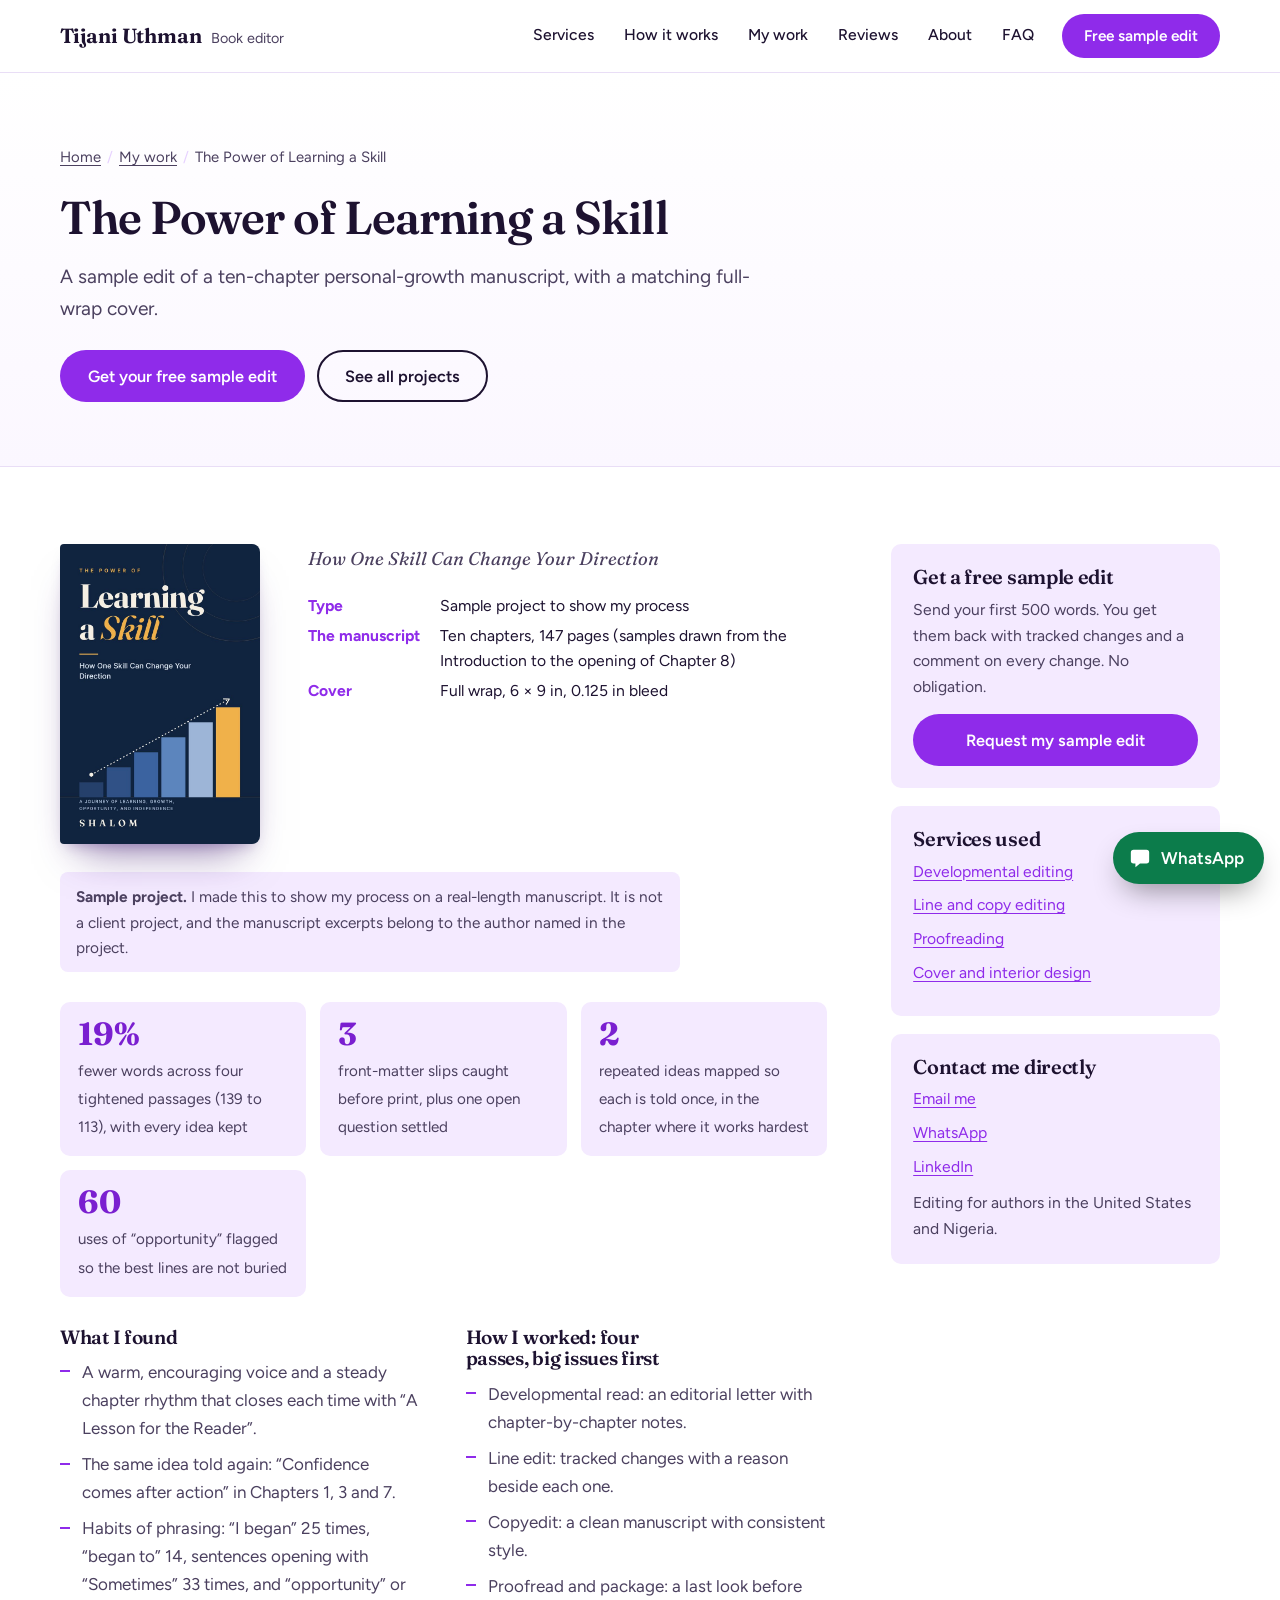
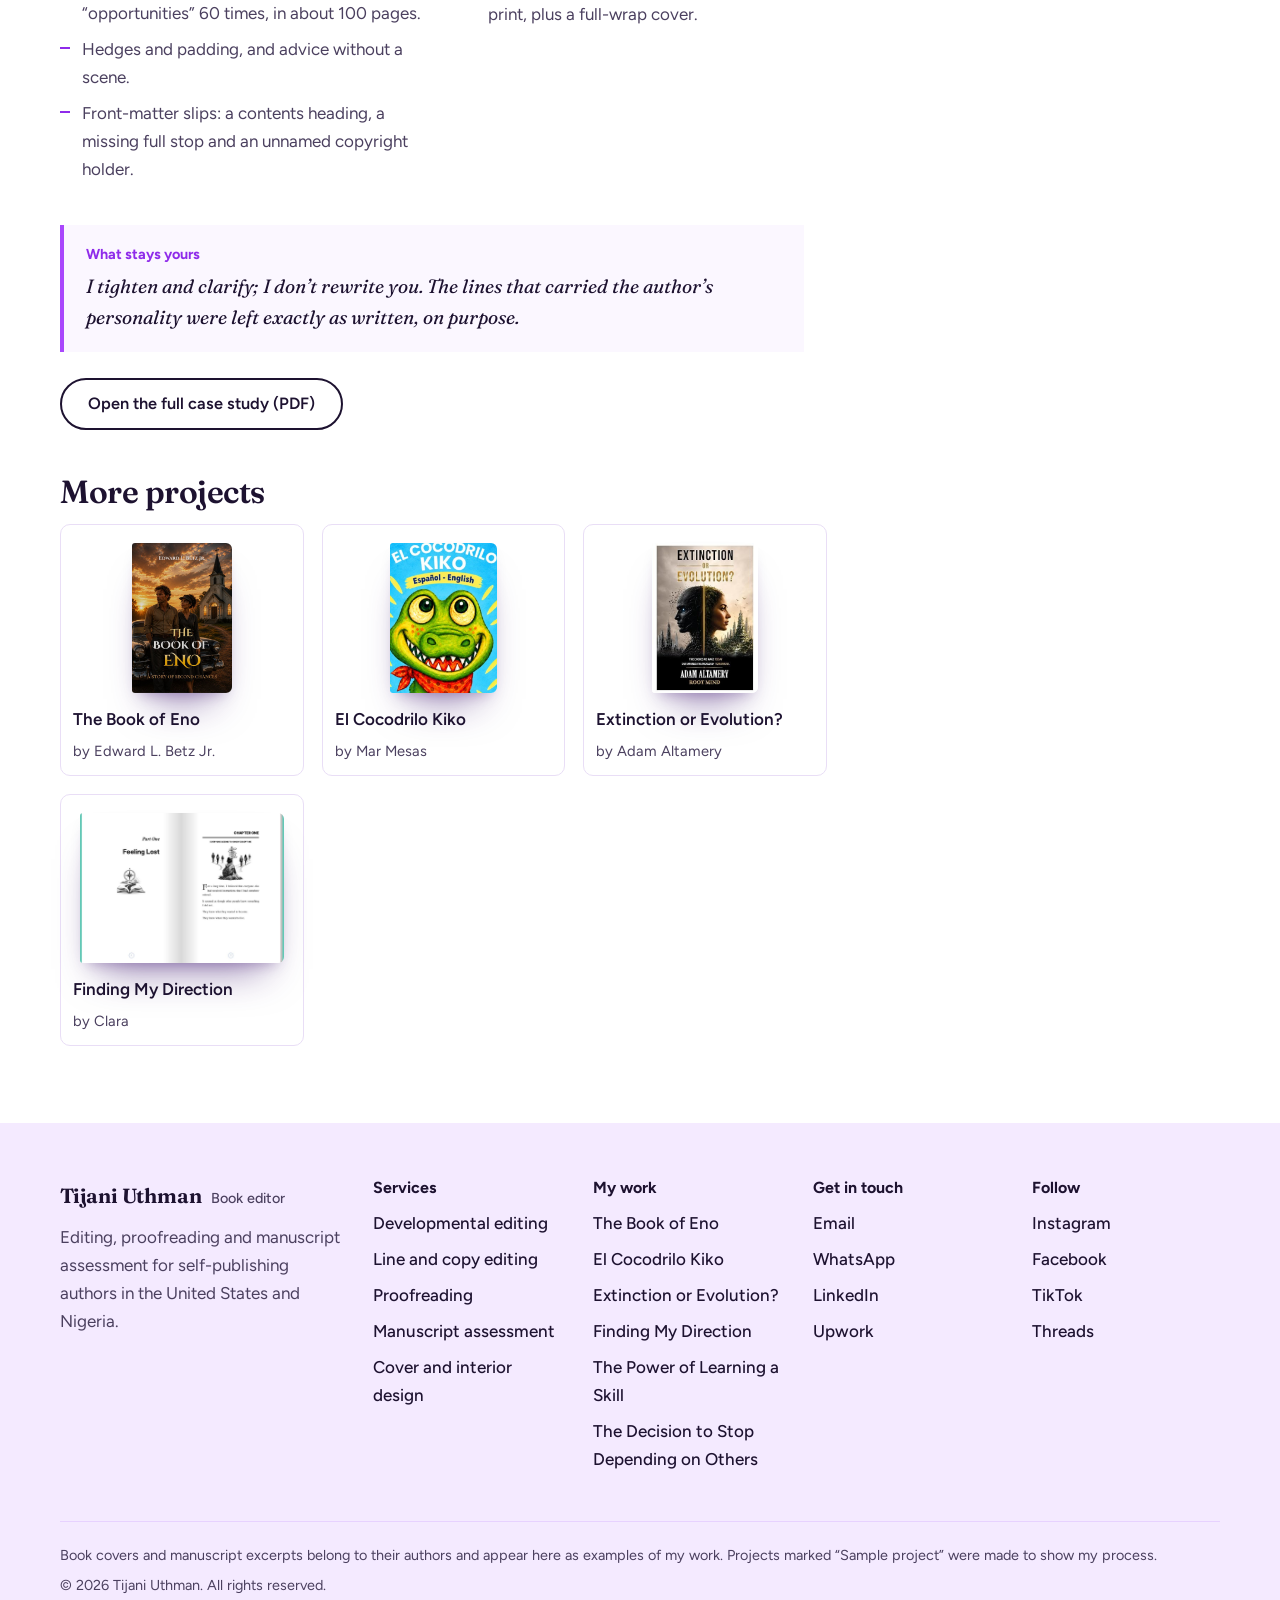
<file: power.html>
<!doctype html>
<html lang="en">
<head>
<meta charset="utf-8">
<meta name="viewport" content="width=device-width, initial-scale=1">
<title>The Power of Learning a Skill: sample edit and cover | Tijani Uthman</title>
<meta name="description" content="Sample project: four editing passes and a full-wrap cover for a ten-chapter personal-growth manuscript, with annotated tracked-change examples.">
<meta name="robots" content="index, follow, max-image-preview:large">
<link rel="canonical" href="https://YOUR-DOMAIN.com/power.html">
<meta name="theme-color" content="#A947FC">
<meta property="og:type" content="website">
<meta property="og:site_name" content="Tijani Uthman, Book Editor">
<meta property="og:locale" content="en_US">
<meta property="og:title" content="The Power of Learning a Skill: sample edit and cover | Tijani Uthman">
<meta property="og:description" content="Sample project: four editing passes and a full-wrap cover for a ten-chapter personal-growth manuscript, with annotated tracked-change examples.">
<meta property="og:url" content="https://YOUR-DOMAIN.com/power.html">
<meta property="og:image" content="https://YOUR-DOMAIN.com/power-of-learning-a-skill.jpg">
<meta name="twitter:card" content="summary_large_image">
<meta name="twitter:title" content="The Power of Learning a Skill: sample edit and cover | Tijani Uthman">
<meta name="twitter:description" content="Sample project: four editing passes and a full-wrap cover for a ten-chapter personal-growth manuscript, with annotated tracked-change examples.">
<meta name="twitter:image" content="https://YOUR-DOMAIN.com/power-of-learning-a-skill.jpg">
<link rel="icon" href="data:image/svg+xml,%3Csvg xmlns='http://www.w3.org/2000/svg' viewBox='0 0 64 64'%3E%3Crect width='64' height='64' rx='14' fill='%23A947FC'/%3E%3Cpath d='M18 20h28v7h-10.5v21h-7V27H18z' fill='%23fff'/%3E%3C/svg%3E">
<link rel="preconnect" href="https://fonts.googleapis.com">
<link rel="preconnect" href="https://fonts.gstatic.com" crossorigin>
<link href="https://fonts.googleapis.com/css2?family=Figtree:wght@400;500;600;700&family=Fraunces:ital,opsz,wght@0,9..144,400..700;1,9..144,400..600&display=swap" rel="stylesheet">
<link rel="stylesheet" href="site.css">
<script type="application/ld+json">
{
  "@context": "https://schema.org",
  "@graph": [
    {
      "@type": "BreadcrumbList",
      "itemListElement": [
        {
          "@type": "ListItem",
          "position": 1,
          "name": "Home",
          "item": "https://YOUR-DOMAIN.com/"
        },
        {
          "@type": "ListItem",
          "position": 2,
          "name": "My work",
          "item": "https://YOUR-DOMAIN.com/index.html#work"
        },
        {
          "@type": "ListItem",
          "position": 3,
          "name": "The Power of Learning a Skill"
        }
      ]
    },
    {
      "@type": "WebPage",
      "@id": "https://YOUR-DOMAIN.com/power.html",
      "url": "https://YOUR-DOMAIN.com/power.html",
      "name": "The Power of Learning a Skill: sample edit and cover",
      "description": "Sample project: four editing passes and a full-wrap cover for a ten-chapter personal-growth manuscript, with annotated tracked-change examples.",
      "inLanguage": "en",
      "isPartOf": {
        "@id": "https://YOUR-DOMAIN.com/#website"
      },
      "about": {
        "@id": "https://YOUR-DOMAIN.com/#business"
      },
      "primaryImageOfPage": "https://YOUR-DOMAIN.com/power-of-learning-a-skill.jpg"
    }
  ]
}
</script>
</head>
<body>
<a class="skip" href="#main">Skip to content</a>
<header class="site-header">
  <div class="wrap nav">
    <a class="brand" href="index.html" aria-label="Tijani Uthman, book editor. Home">
      <span class="brand-name">Tijani Uthman</span>
      <span class="brand-role">Book editor</span>
    </a>
    <button class="menu-btn" id="menuBtn" aria-expanded="false" aria-controls="navLinks">Menu</button>
    <nav class="nav-links" id="navLinks" aria-label="Main">
      <a href="index.html#services">Services</a>
      <a href="index.html#process">How it works</a>
      <a href="index.html#work">My work</a>
      <a href="index.html#reviews">Reviews</a>
      <a href="index.html#about">About</a>
      <a href="index.html#faq">FAQ</a>
      <a class="btn btn-primary" href="index.html#free-sample">Free sample edit</a>
    </nav>
  </div>
</header>
<main id="main">
<section class="page-hero">
  <div class="wrap">
    <nav class="crumbs" aria-label="Breadcrumb"><ol><li><a href="index.html">Home</a></li><li><a href="index.html#work">My work</a></li><li aria-current="page">The Power of Learning a Skill</li></ol></nav>
    <h1 class="h-lg">The Power of Learning a Skill</h1>
    <p class="lead">A sample edit of a ten-chapter personal-growth manuscript, with a matching full-wrap cover.</p>
    <div class="cta-row"><a class="btn btn-primary" href="index.html#free-sample">Get your free sample edit</a><a class="btn btn-ghost" href="index.html#work">See all projects</a></div>
  </div>
</section>
<div class="wrap page-body case-page">
  <article class="prose">
    <div class="case-head"><img src="power-of-learning-a-skill.jpg" alt="Sample cover of The Power of Learning a Skill" width="200"><div><p class="case-sub">How One Skill Can Change Your Direction</p><dl class="facts"><dt>Type</dt><dd>Sample project to show my process</dd><dt>The manuscript</dt><dd>Ten chapters, 147 pages (samples drawn from the Introduction to the opening of Chapter 8)</dd><dt>Cover</dt><dd>Full wrap, 6 × 9 in, 0.125 in bleed</dd></dl></div></div><p class="sample-flag"><b>Sample project.</b> I made this to show my process on a real-length manuscript. It is not a client project, and the manuscript excerpts belong to the author named in the project.</p><div class="stats"><div class="stat"><b>19%</b><span>fewer words across four tightened passages (139 to 113), with every idea kept</span></div><div class="stat"><b>3</b><span>front-matter slips caught before print, plus one open question settled</span></div><div class="stat"><b>2</b><span>repeated ideas mapped so each is told once, in the chapter where it works hardest</span></div><div class="stat"><b>60</b><span>uses of “opportunity” flagged so the best lines are not buried</span></div></div><div class="case-cols"><div><h2>What I found</h2><ul class="list"><li>A warm, encouraging voice and a steady chapter rhythm that closes each time with “A Lesson for the Reader”.</li><li>The same idea told again: “Confidence comes after action” in Chapters 1, 3 and 7.</li><li>Habits of phrasing: “I began” 25 times, “began to” 14, sentences opening with “Sometimes” 33 times, and “opportunity” or “opportunities” 60 times, in about 100 pages.</li><li>Hedges and padding, and advice without a scene.</li><li>Front-matter slips: a contents heading, a missing full stop and an unnamed copyright holder.</li></ul></div><div><h2>How I worked: four passes, big issues first</h2><ul class="list"><li>Developmental read: an editorial letter with chapter-by-chapter notes.</li><li>Line edit: tracked changes with a reason beside each one.</li><li>Copyedit: a clean manuscript with consistent style.</li><li>Proofread and package: a last look before print, plus a full-wrap cover.</li></ul></div></div><div class="detail"><small>What stays yours</small>I tighten and clarify; I don’t rewrite you. The lines that carried the author’s personality were left exactly as written, on purpose.</div><p class="pdf-row"><a class="btn btn-ghost" href="power-of-learning-a-skill-case-study.pdf" target="_blank" rel="noopener">Open the full case study (PDF)</a></p>
    <h2>More projects</h2>
    <div class="related"><a href="bookofeno.html"><img src="book-of-eno.jpg" alt="" loading="lazy">The Book of Eno<span>by Edward L. Betz Jr.</span></a><a href="elcocodrilokiko.html"><img src="el-cocodrilo-kiko.jpg" alt="" loading="lazy">El Cocodrilo Kiko<span>by Mar Mesas</span></a><a href="extinctionorevolution.html"><img src="extinction-or-evolution.jpg" alt="" loading="lazy">Extinction or Evolution?<span>by Adam Altamery</span></a><a href="findingmydirection.html"><img src="finding-my-direction-after.jpg" alt="" loading="lazy">Finding My Direction<span>by Clara</span></a></div>
  </article>
  <aside class="side">
        <div class="side-card">
          <h2>Get a free sample edit</h2>
          <p>Send your first 500 words. You get them back with tracked changes and a comment on every change. No obligation.</p>
          <a class="btn btn-primary" href="index.html#free-sample">Request my sample edit</a>
        </div>
        <div class="side-card"><h2>Services used</h2><ul><li><a href="developmentalediting.html">Developmental editing</a></li><li><a href="lineandcopyediting.html">Line and copy editing</a></li><li><a href="proofreading.html">Proofreading</a></li><li><a href="bookcoverandinteriordesign.html">Cover and interior design</a></li></ul></div>
        <div class="side-card">
          <h2>Contact me directly</h2>
          <ul><li><a href="mailto:YOUR-EMAIL@example.com">Email me</a></li><li><a href="https://wa.me/2348136720953" target="_blank" rel="noopener">WhatsApp</a></li><li><a href="https://www.linkedin.com/in/tijani-uthman/" target="_blank" rel="noopener">LinkedIn</a></li></ul>
          <p style="margin:10px 0 0">Editing for authors in the United States and Nigeria.</p>
        </div>
      </aside>
</div>
</main>
<footer class="footer">
  <div class="wrap">
    <div class="foot-grid">
      <div class="foot-brand">
        <a class="brand" href="index.html"><span class="brand-name">Tijani Uthman</span><span class="brand-role">Book editor</span></a>
        <p>Editing, proofreading and manuscript assessment for self-publishing authors in the United States and Nigeria.</p>
      </div>
      <div>
        <h2>Services</h2>
        <ul>
          <li><a href="developmentalediting.html">Developmental editing</a></li>
          <li><a href="lineandcopyediting.html">Line and copy editing</a></li>
          <li><a href="proofreading.html">Proofreading</a></li>
          <li><a href="manuscript.html">Manuscript assessment</a></li>
          <li><a href="bookcoverandinteriordesign.html">Cover and interior design</a></li>
        </ul>
      </div>
      <div>
        <h2>My work</h2>
        <ul>
          <li><a href="bookofeno.html">The Book of Eno</a></li>
          <li><a href="elcocodrilokiko.html">El Cocodrilo Kiko</a></li>
          <li><a href="extinctionorevolution.html">Extinction or Evolution?</a></li>
          <li><a href="findingmydirection.html">Finding My Direction</a></li>
          <li><a href="power.html">The Power of Learning a Skill</a></li>
          <li><a href="decision-to-stop-depending-on-others.html">The Decision to Stop Depending on Others</a></li>
        </ul>
      </div>
      <div>
        <h2>Get in touch</h2>
        <ul>
          <li><a href="mailto:YOUR-EMAIL@example.com">Email</a></li>
          <li><a href="https://wa.me/2348136720953" target="_blank" rel="noopener">WhatsApp</a></li>
          <li><a href="https://www.linkedin.com/in/tijani-uthman/" target="_blank" rel="noopener">LinkedIn</a></li>
          <li><a href="https://www.upwork.com/freelancers/~017abd9644334bde1f?mp_source=share" target="_blank" rel="noopener">Upwork</a></li>
        </ul>
      </div>
      <div>
        <h2>Follow</h2>
        <ul>
          <li><a href="https://www.instagram.com/tijaniuthmanopeyemi32/" target="_blank" rel="noopener">Instagram</a></li>
          <li><a href="https://www.facebook.com/profile.php?id=100084764225267" target="_blank" rel="noopener">Facebook</a></li>
          <li><a href="https://www.tiktok.com/@uthmantijani32" target="_blank" rel="noopener">TikTok</a></li>
          <li><a href="https://www.threads.com/@tijaniuthmanopeyemi32" target="_blank" rel="noopener">Threads</a></li>
        </ul>
      </div>
    </div>
    <div class="legal">
      <p>Book covers and manuscript excerpts belong to their authors and appear here as examples of my work. Projects marked “Sample project” were made to show my process.</p>
      <p>© 2026 Tijani Uthman. All rights reserved.</p>
    </div>
  </div>
</footer>
<a class="float-wa" href="https://wa.me/2348136720953?text=Hi%20Tijani%2C%20I%27d%20like%20a%20free%20sample%20edit." target="_blank" rel="noopener" aria-label="Chat with Tijani on WhatsApp">
  <svg viewBox="0 0 24 24" aria-hidden="true"><path d="M5 3h14a3 3 0 0 1 3 3v9a3 3 0 0 1-3 3h-7l-5 4v-4H5a3 3 0 0 1-3-3V6a3 3 0 0 1 3-3z"/></svg>
  <span>WhatsApp</span>
</a>
<script src="common.js" defer></script>
</body>
</html>
</file>
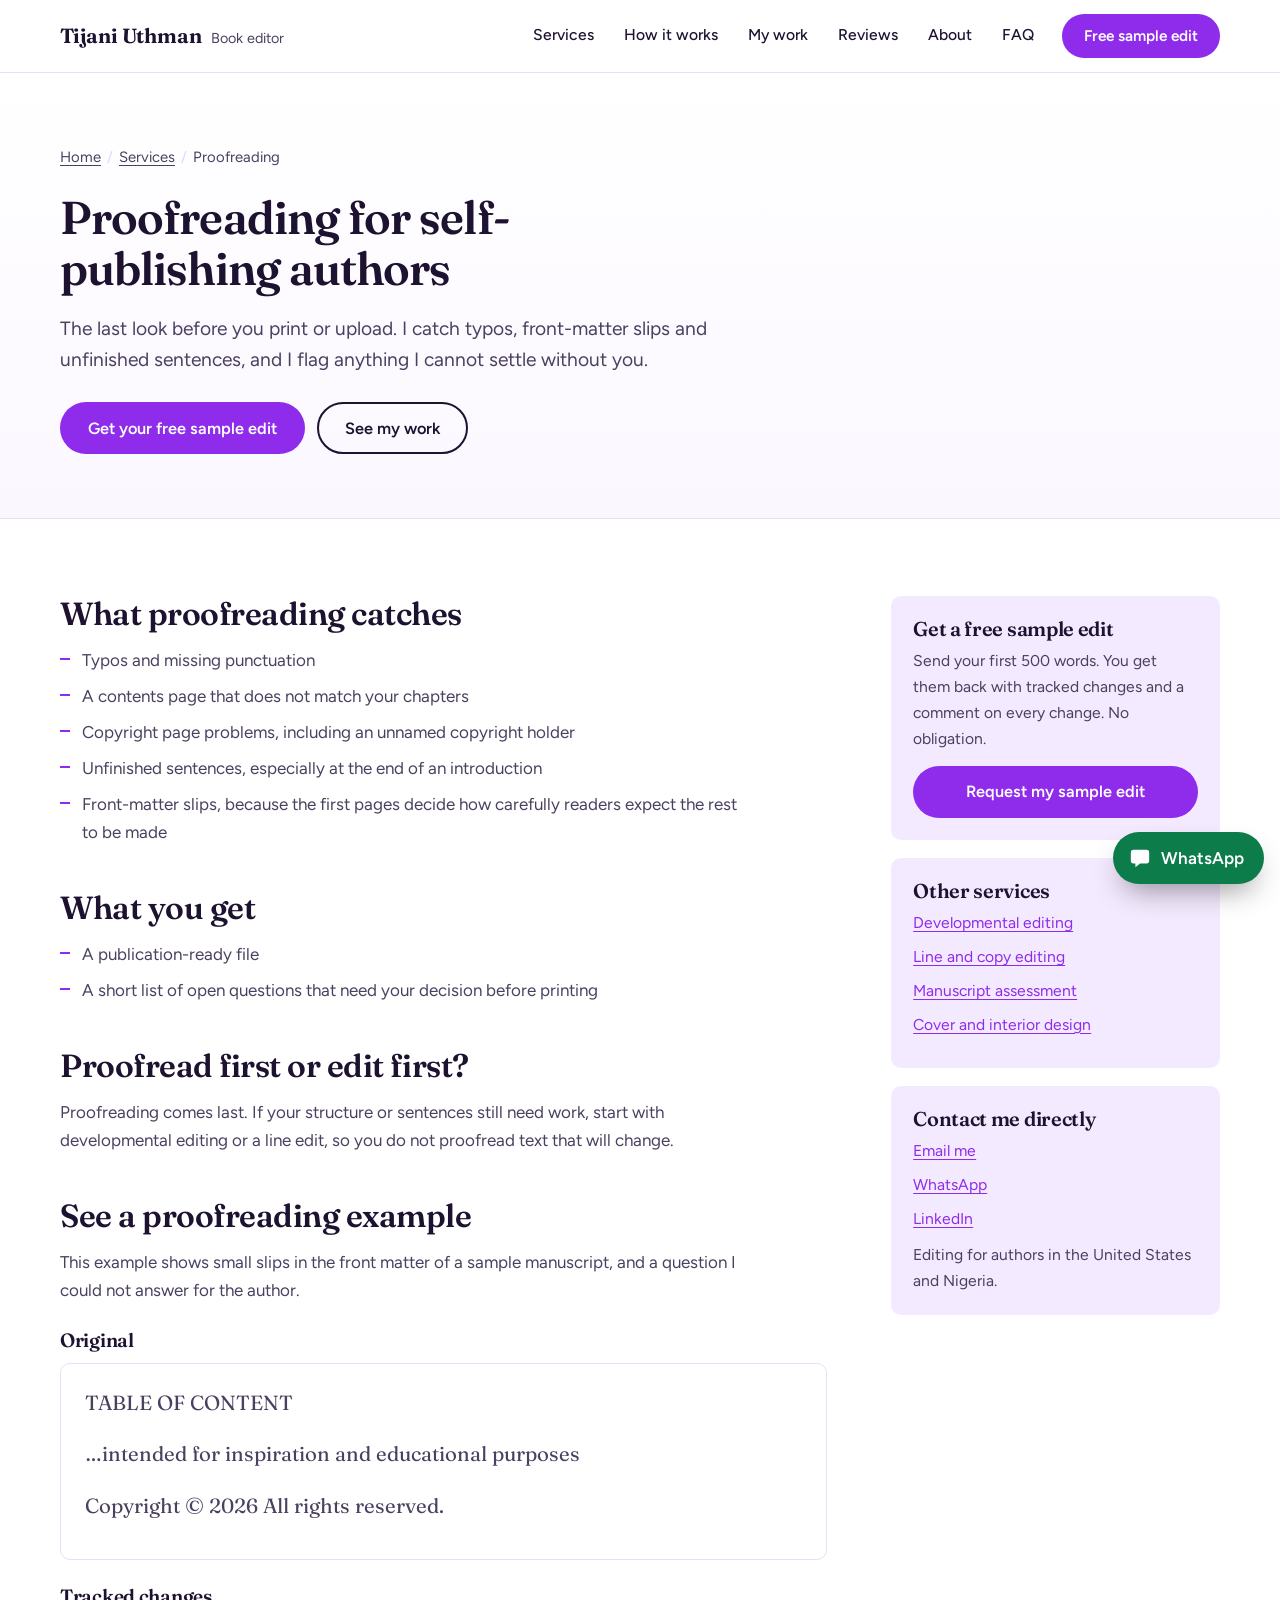
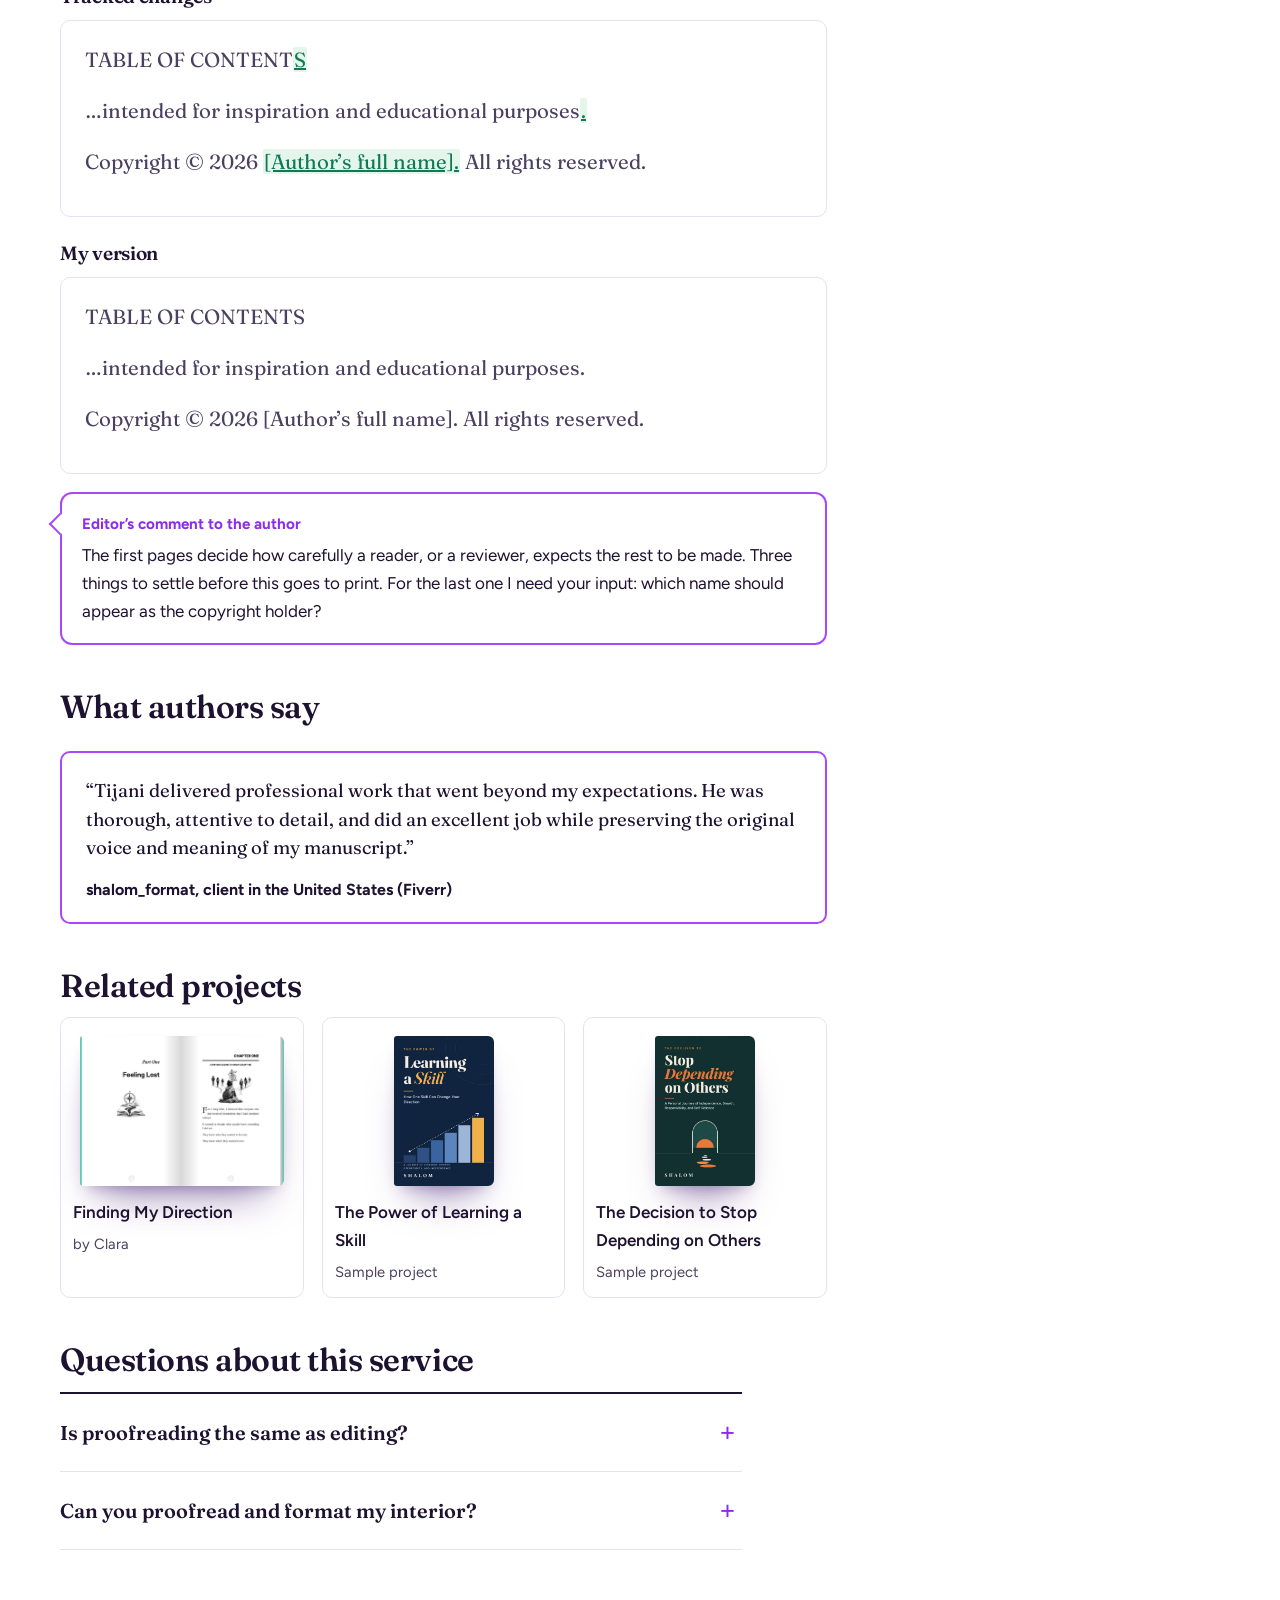
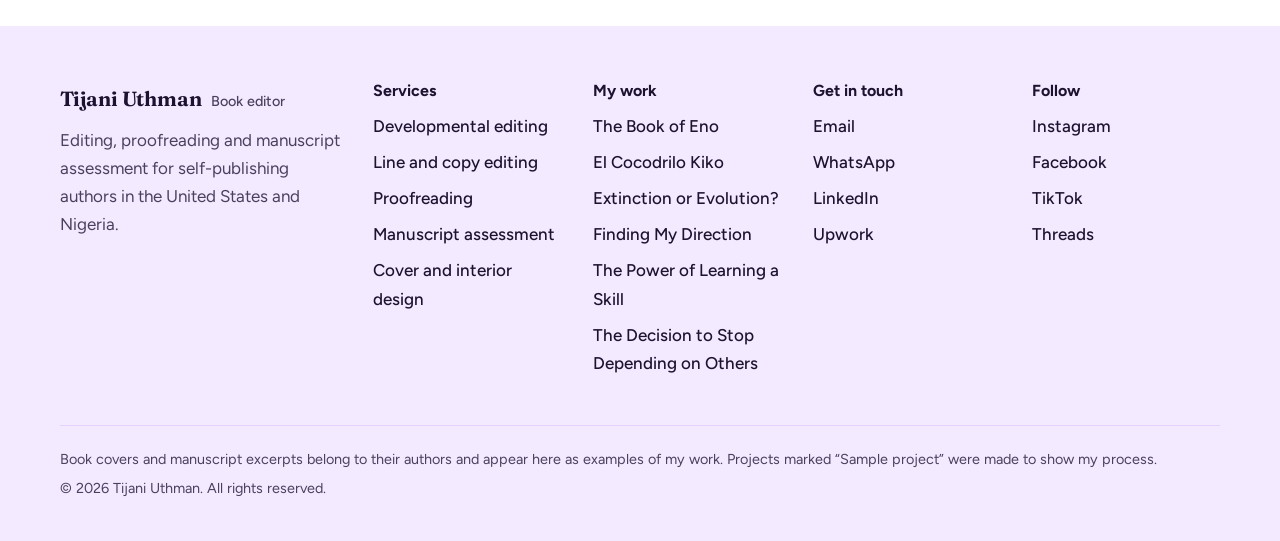
<file: proofreading.html>
<!doctype html>
<html lang="en">
<head>
<meta charset="utf-8">
<meta name="viewport" content="width=device-width, initial-scale=1">
<title>Proofreading for self-publishing authors | Tijani Uthman</title>
<meta name="description" content="Proofreading before you print or upload to Amazon KDP: typos, front-matter slips and unfinished sentences, with open questions flagged. Free 500-word sample edit. Serving authors in the US and Nigeria.">
<meta name="robots" content="index, follow, max-image-preview:large">
<link rel="canonical" href="https://YOUR-DOMAIN.com/proofreading.html">
<meta name="theme-color" content="#A947FC">
<meta property="og:type" content="website">
<meta property="og:site_name" content="Tijani Uthman, Book Editor">
<meta property="og:locale" content="en_US">
<meta property="og:title" content="Proofreading for self-publishing authors | Tijani Uthman">
<meta property="og:description" content="Proofreading before you print or upload to Amazon KDP: typos, front-matter slips and unfinished sentences, with open questions flagged. Free 500-word sample edit. Serving authors in the US and Nigeria.">
<meta property="og:url" content="https://YOUR-DOMAIN.com/proofreading.html">
<meta property="og:image" content="https://YOUR-DOMAIN.com/og-image.jpg">
<meta name="twitter:card" content="summary_large_image">
<meta name="twitter:title" content="Proofreading for self-publishing authors | Tijani Uthman">
<meta name="twitter:description" content="Proofreading before you print or upload to Amazon KDP: typos, front-matter slips and unfinished sentences, with open questions flagged. Free 500-word sample edit. Serving authors in the US and Nigeria.">
<meta name="twitter:image" content="https://YOUR-DOMAIN.com/og-image.jpg">
<link rel="icon" href="data:image/svg+xml,%3Csvg xmlns='http://www.w3.org/2000/svg' viewBox='0 0 64 64'%3E%3Crect width='64' height='64' rx='14' fill='%23A947FC'/%3E%3Cpath d='M18 20h28v7h-10.5v21h-7V27H18z' fill='%23fff'/%3E%3C/svg%3E">
<link rel="preconnect" href="https://fonts.googleapis.com">
<link rel="preconnect" href="https://fonts.gstatic.com" crossorigin>
<link href="https://fonts.googleapis.com/css2?family=Figtree:wght@400;500;600;700&family=Fraunces:ital,opsz,wght@0,9..144,400..700;1,9..144,400..600&display=swap" rel="stylesheet">
<link rel="stylesheet" href="site.css">
<script type="application/ld+json">
{
  "@context": "https://schema.org",
  "@graph": [
    {
      "@type": "BreadcrumbList",
      "itemListElement": [
        {
          "@type": "ListItem",
          "position": 1,
          "name": "Home",
          "item": "https://YOUR-DOMAIN.com/"
        },
        {
          "@type": "ListItem",
          "position": 2,
          "name": "Services",
          "item": "https://YOUR-DOMAIN.com/index.html#services"
        },
        {
          "@type": "ListItem",
          "position": 3,
          "name": "Proofreading"
        }
      ]
    },
    {
      "@type": "Service",
      "@id": "https://YOUR-DOMAIN.com/proofreading.html#service",
      "name": "Proofreading",
      "description": "Proofreading before you print or upload to Amazon KDP: typos, front-matter slips and unfinished sentences, with open questions flagged. Free 500-word sample edit. Serving authors in the US and Nigeria.",
      "url": "https://YOUR-DOMAIN.com/proofreading.html",
      "provider": {
        "@id": "https://YOUR-DOMAIN.com/#business"
      },
      "areaServed": [
        {
          "@type": "Country",
          "name": "United States"
        },
        {
          "@type": "Country",
          "name": "Nigeria"
        }
      ],
      "serviceType": "Proofreading"
    },
    {
      "@type": "FAQPage",
      "mainEntity": [
        {
          "@type": "Question",
          "name": "Is proofreading the same as editing?",
          "acceptedAnswer": {
            "@type": "Answer",
            "text": "No. Editing improves structure, sentences and style. Proofreading is the final check for errors after the editing is done."
          }
        },
        {
          "@type": "Question",
          "name": "Can you proofread and format my interior?",
          "acceptedAnswer": {
            "@type": "Answer",
            "text": "Yes. For Finding My Direction I did both interior formatting and proofreading, so the book went from a plain Word file to a designed interior in one process."
          }
        }
      ]
    }
  ]
}
</script>
</head>
<body>
<a class="skip" href="#main">Skip to content</a>
<header class="site-header">
  <div class="wrap nav">
    <a class="brand" href="index.html" aria-label="Tijani Uthman, book editor. Home">
      <span class="brand-name">Tijani Uthman</span>
      <span class="brand-role">Book editor</span>
    </a>
    <button class="menu-btn" id="menuBtn" aria-expanded="false" aria-controls="navLinks">Menu</button>
    <nav class="nav-links" id="navLinks" aria-label="Main">
      <a href="index.html#services">Services</a>
      <a href="index.html#process">How it works</a>
      <a href="index.html#work">My work</a>
      <a href="index.html#reviews">Reviews</a>
      <a href="index.html#about">About</a>
      <a href="index.html#faq">FAQ</a>
      <a class="btn btn-primary" href="index.html#free-sample">Free sample edit</a>
    </nav>
  </div>
</header>
<main id="main">
<section class="page-hero">
  <div class="wrap">
    <nav class="crumbs" aria-label="Breadcrumb"><ol><li><a href="index.html">Home</a></li><li><a href="index.html#services">Services</a></li><li aria-current="page">Proofreading</li></ol></nav>
    <h1 class="h-lg">Proofreading for self-publishing authors</h1>
    <p class="lead">The last look before you print or upload. I catch typos, front-matter slips and unfinished sentences, and I flag anything I cannot settle without you.</p>
    <div class="cta-row"><a class="btn btn-primary" href="index.html#free-sample">Get your free sample edit</a><a class="btn btn-ghost" href="index.html#work">See my work</a></div>
  </div>
</section>
<div class="wrap page-body">
  <article class="prose">
    <h2>What proofreading catches</h2><ul class="list"><li>Typos and missing punctuation</li><li>A contents page that does not match your chapters</li><li>Copyright page problems, including an unnamed copyright holder</li><li>Unfinished sentences, especially at the end of an introduction</li><li>Front-matter slips, because the first pages decide how carefully readers expect the rest to be made</li></ul>
    <h2>What you get</h2><ul class="list"><li>A publication-ready file</li><li>A short list of open questions that need your decision before printing</li></ul>
    <h2>Proofread first or edit first?</h2><p>Proofreading comes last. If your structure or sentences still need work, start with developmental editing or a line edit, so you do not proofread text that will change.</p>
    <h2>See a proofreading example</h2><p>This example shows small slips in the front matter of a sample manuscript, and a question I could not answer for the author.</p><div class="demo-static"><h3>Original</h3><div class="manuscript"><p>TABLE OF CONTENT</p><p>…intended for inspiration and educational purposes</p><p>Copyright © 2026 All rights reserved.</p></div><h3>Tracked changes</h3><div class="manuscript"><p>TABLE OF CONTENT<ins>S</ins></p><p>…intended for inspiration and educational purposes<ins>.</ins></p><p>Copyright © 2026 <ins>[Author’s full name].</ins> All rights reserved.</p></div><h3>My version</h3><div class="manuscript"><p>TABLE OF CONTENTS</p><p>…intended for inspiration and educational purposes.</p><p>Copyright © 2026 [Author’s full name]. All rights reserved.</p></div><div class="bubble" style="margin-top:18px"><b>Editor’s comment to the author</b>The first pages decide how carefully a reader, or a reviewer, expects the rest to be made. Three things to settle before this goes to print. For the last one I need your input: which name should appear as the copyright holder?</div></div>
    <h2>What authors say</h2><figure class="quote feature"><blockquote>“Tijani delivered professional work that went beyond my expectations. He was thorough, attentive to detail, and did an excellent job while preserving the original voice and meaning of my manuscript.”</blockquote><footer><b>shalom_format, client in the United States (Fiverr)</b></footer></figure>
    <h2>Related projects</h2>
    <div class="related"><a href="findingmydirection.html"><img src="finding-my-direction-after.jpg" alt="" loading="lazy">Finding My Direction<span>by Clara</span></a><a href="power.html"><img src="power-of-learning-a-skill.jpg" alt="" loading="lazy">The Power of Learning a Skill<span>Sample project</span></a><a href="decision-to-stop-depending-on-others.html"><img src="stop-depending-on-others.jpg" alt="" loading="lazy">The Decision to Stop Depending on Others<span>Sample project</span></a></div>
    <h2>Questions about this service</h2>
    <div class="faq faq-mini">
      <details><summary>Is proofreading the same as editing?</summary><div class="ans">No. Editing improves structure, sentences and style. Proofreading is the final check for errors after the editing is done.</div></details>
      <details><summary>Can you proofread and format my interior?</summary><div class="ans">Yes. For Finding My Direction I did both interior formatting and proofreading, so the book went from a plain Word file to a designed interior in one process.</div></details>
    </div>
  </article>
  <aside class="side">
        <div class="side-card">
          <h2>Get a free sample edit</h2>
          <p>Send your first 500 words. You get them back with tracked changes and a comment on every change. No obligation.</p>
          <a class="btn btn-primary" href="index.html#free-sample">Request my sample edit</a>
        </div>
        <div class="side-card"><h2>Other services</h2><ul><li><a href="developmentalediting.html">Developmental editing</a></li><li><a href="lineandcopyediting.html">Line and copy editing</a></li><li><a href="manuscript.html">Manuscript assessment</a></li><li><a href="bookcoverandinteriordesign.html">Cover and interior design</a></li></ul></div>
        <div class="side-card">
          <h2>Contact me directly</h2>
          <ul><li><a href="mailto:YOUR-EMAIL@example.com">Email me</a></li><li><a href="https://wa.me/2348136720953" target="_blank" rel="noopener">WhatsApp</a></li><li><a href="https://www.linkedin.com/in/tijani-uthman/" target="_blank" rel="noopener">LinkedIn</a></li></ul>
          <p style="margin:10px 0 0">Editing for authors in the United States and Nigeria.</p>
        </div>
      </aside>
</div>
</main>
<footer class="footer">
  <div class="wrap">
    <div class="foot-grid">
      <div class="foot-brand">
        <a class="brand" href="index.html"><span class="brand-name">Tijani Uthman</span><span class="brand-role">Book editor</span></a>
        <p>Editing, proofreading and manuscript assessment for self-publishing authors in the United States and Nigeria.</p>
      </div>
      <div>
        <h2>Services</h2>
        <ul>
          <li><a href="developmentalediting.html">Developmental editing</a></li>
          <li><a href="lineandcopyediting.html">Line and copy editing</a></li>
          <li><a href="proofreading.html">Proofreading</a></li>
          <li><a href="manuscript.html">Manuscript assessment</a></li>
          <li><a href="bookcoverandinteriordesign.html">Cover and interior design</a></li>
        </ul>
      </div>
      <div>
        <h2>My work</h2>
        <ul>
          <li><a href="bookofeno.html">The Book of Eno</a></li>
          <li><a href="elcocodrilokiko.html">El Cocodrilo Kiko</a></li>
          <li><a href="extinctionorevolution.html">Extinction or Evolution?</a></li>
          <li><a href="findingmydirection.html">Finding My Direction</a></li>
          <li><a href="power.html">The Power of Learning a Skill</a></li>
          <li><a href="decision-to-stop-depending-on-others.html">The Decision to Stop Depending on Others</a></li>
        </ul>
      </div>
      <div>
        <h2>Get in touch</h2>
        <ul>
          <li><a href="mailto:YOUR-EMAIL@example.com">Email</a></li>
          <li><a href="https://wa.me/2348136720953" target="_blank" rel="noopener">WhatsApp</a></li>
          <li><a href="https://www.linkedin.com/in/tijani-uthman/" target="_blank" rel="noopener">LinkedIn</a></li>
          <li><a href="https://www.upwork.com/freelancers/~017abd9644334bde1f?mp_source=share" target="_blank" rel="noopener">Upwork</a></li>
        </ul>
      </div>
      <div>
        <h2>Follow</h2>
        <ul>
          <li><a href="https://www.instagram.com/tijaniuthmanopeyemi32/" target="_blank" rel="noopener">Instagram</a></li>
          <li><a href="https://www.facebook.com/profile.php?id=100084764225267" target="_blank" rel="noopener">Facebook</a></li>
          <li><a href="https://www.tiktok.com/@uthmantijani32" target="_blank" rel="noopener">TikTok</a></li>
          <li><a href="https://www.threads.com/@tijaniuthmanopeyemi32" target="_blank" rel="noopener">Threads</a></li>
        </ul>
      </div>
    </div>
    <div class="legal">
      <p>Book covers and manuscript excerpts belong to their authors and appear here as examples of my work. Projects marked “Sample project” were made to show my process.</p>
      <p>© 2026 Tijani Uthman. All rights reserved.</p>
    </div>
  </div>
</footer>
<a class="float-wa" href="https://wa.me/2348136720953?text=Hi%20Tijani%2C%20I%27d%20like%20a%20free%20sample%20edit." target="_blank" rel="noopener" aria-label="Chat with Tijani on WhatsApp">
  <svg viewBox="0 0 24 24" aria-hidden="true"><path d="M5 3h14a3 3 0 0 1 3 3v9a3 3 0 0 1-3 3h-7l-5 4v-4H5a3 3 0 0 1-3-3V6a3 3 0 0 1 3-3z"/></svg>
  <span>WhatsApp</span>
</a>
<script src="common.js" defer></script>
</body>
</html>
</file>
<file: site.css>
/* ---------- Tokens ---------- */
:root{
  --paper:#ffffff;
  --lilac-50:#FBF7FF;
  --lilac-100:#F4EAFF;
  --lilac-200:#E7D2FF;
  --brand:#A947FC;          /* your brand purple: shapes, glows, large accents */
  --brand-600:#8F2BEA;      /* buttons and small text on white (passes contrast) */
  --brand-700:#7A1FD0;
  --brand-300:#C58BFF;      /* small text on dark */
  --ink:#1D1230;
  --ink-2:#4B405F;
  --rule:#E9DEF6;
  --del:#B8263D;
  --ins:#0F7A55;
  --serif:"Fraunces", Georgia, "Times New Roman", serif;
  --sans:"Figtree", system-ui, -apple-system, "Segoe UI", Roboto, Arial, sans-serif;
  --radius:10px;
  --shadow-book:0 26px 40px -20px rgba(58,18,110,.55), 0 8px 14px -8px rgba(58,18,110,.35);
  --wrap:1160px;
}
*,*::before,*::after{box-sizing:border-box}
html{scroll-behavior:smooth;scroll-padding-top:84px;-webkit-text-size-adjust:100%}
body{margin:0;background:var(--paper);color:var(--ink);font-family:var(--sans);font-size:1.0625rem;line-height:1.65;-webkit-font-smoothing:antialiased;text-rendering:optimizeLegibility}
img,video{max-width:100%;display:block}
a{color:var(--brand-600);text-underline-offset:3px}
a:hover{color:var(--brand-700)}
:focus-visible{outline:3px solid var(--brand);outline-offset:3px;border-radius:4px}
h1,h2,h3,h4{font-family:var(--serif);font-weight:600;line-height:1.12;letter-spacing:-.015em;margin:0;color:var(--ink);text-wrap:balance}
p{margin:0}
ul,ol{margin:0;padding:0;list-style:none}
button{font:inherit;color:inherit;cursor:pointer}
.wrap{width:min(var(--wrap), 100% - 32px);margin-inline:auto}
.section{padding-block:clamp(64px,9vw,116px)}
.section-tint{background:var(--lilac-50)}
.skip{position:absolute;left:-999px;top:8px;background:var(--ink);color:#fff;padding:10px 16px;border-radius:8px;z-index:100}
.skip:focus{left:8px}
.visually-hidden{position:absolute!important;width:1px;height:1px;overflow:hidden;clip:rect(0 0 0 0);white-space:nowrap}

/* type scale (1.25) */
.h-xl{font-size:clamp(2.45rem,5.4vw,4.3rem);font-weight:600;letter-spacing:-.025em;line-height:1.04}
.h-lg{font-size:clamp(1.9rem,3.6vw,2.9rem);letter-spacing:-.02em}
.h-md{font-size:clamp(1.3rem,2vw,1.6rem)}
.lead{font-size:clamp(1.1rem,1.5vw,1.28rem);color:var(--ink-2);max-width:56ch}
.muted{color:var(--ink-2)}
.kicker{font-weight:600;color:var(--brand-600);font-size:.98rem;margin-bottom:12px}
.section-head{max-width:46rem;margin-bottom:clamp(32px,5vw,56px)}
.section-head p{margin-top:16px;color:var(--ink-2);max-width:58ch}

/* buttons */
.btn{display:inline-flex;align-items:center;justify-content:center;gap:10px;min-height:52px;padding:0 26px;border-radius:999px;font-weight:600;font-size:1.02rem;text-decoration:none;border:2px solid transparent;transition:background .2s,color .2s,border-color .2s,transform .2s}
.btn-primary{background:var(--brand-600);color:#fff}
.btn-primary:hover{background:var(--brand-700);color:#fff}
.btn-ghost{border-color:var(--ink);color:var(--ink);background:transparent}
.btn-ghost:hover{background:var(--ink);color:#fff}
.btn-light{background:#fff;color:var(--ink)}
.btn-light:hover{background:var(--lilac-100);color:var(--ink)}
.btn-outline-light{border-color:rgba(255,255,255,.55);color:#fff}
.btn-outline-light:hover{background:#fff;color:var(--ink)}
.btn:active{transform:translateY(1px)}

/* ---------- Header ---------- */
.site-header{position:sticky;top:0;z-index:50;background:rgba(255,255,255,.92);backdrop-filter:saturate(1.4) blur(12px);-webkit-backdrop-filter:saturate(1.4) blur(12px);border-bottom:1px solid var(--rule)}
.nav{display:flex;align-items:center;justify-content:space-between;gap:20px;min-height:72px}
.brand{display:flex;align-items:baseline;gap:10px;text-decoration:none;color:var(--ink)}
.brand-name{font-family:var(--serif);font-weight:650;font-size:1.28rem;letter-spacing:-.01em}
.brand-role{font-size:.9rem;color:var(--ink-2)}
.nav-links{display:flex;align-items:center;gap:26px}
.nav-links a:not(.btn){color:var(--ink);text-decoration:none;font-weight:500;font-size:.98rem;padding:6px 2px;border-bottom:2px solid transparent}
.nav-links a:not(.btn):hover{border-color:var(--lilac-200)}
.nav-links a[aria-current="true"]{border-color:var(--brand)}
.nav-links .btn{min-height:44px;padding:0 20px;font-size:.96rem}
.menu-btn{display:none;background:none;border:2px solid var(--ink);border-radius:999px;padding:8px 16px;font-weight:600}
@media (max-width:1040px){
  .nav{gap:14px}
  .nav-links{gap:16px}
  .nav-links a:not(.btn){font-size:.92rem}
  .nav-links .btn{padding:0 14px;min-height:40px;font-size:.9rem}
  .brand-role{display:none}
}
@media (max-width:760px){
  .nav{flex-wrap:wrap;min-height:0;padding-top:12px;padding-bottom:0;row-gap:2px}
  .menu-btn{display:none}
  .nav-links{order:3;width:100%;overflow-x:auto;gap:20px;padding:4px 0 8px;scrollbar-width:none;-webkit-overflow-scrolling:touch}
  .nav-links::-webkit-scrollbar{display:none}
  .nav-links a{white-space:nowrap;flex:none}
  .nav-links a:not(.btn){font-size:.95rem;padding:8px 2px}
}

/* ---------- Hero ---------- */
.hero{position:relative;overflow:hidden;padding-top:clamp(28px,5vw,64px);padding-bottom:0;background:linear-gradient(180deg,#fff 0%,var(--lilac-50) 100%)}
.hero-grid{display:grid;grid-template-columns:minmax(0,5fr) minmax(0,6fr);gap:clamp(24px,4vw,56px);align-items:center}
.byline{display:flex;align-items:center;gap:12px;font-weight:600;font-size:.98rem;margin-bottom:22px}
.avatar{width:46px;height:46px;border-radius:50%;background:var(--lilac-100);object-fit:cover;object-position:top;border:2px solid var(--lilac-200)}
.hero h1{margin-bottom:22px}
.cta-row{display:flex;flex-wrap:wrap;gap:12px;margin-top:30px}
.fine{margin-top:16px;font-size:.96rem;color:var(--ink-2)}

/* the one bold moment: self-playing 3D cover showcase */
.stage{position:relative;height:clamp(400px,46vw,560px);outline-offset:6px}
.stage::before{content:"";position:absolute;left:50%;top:41%;width:min(64%,370px);aspect-ratio:1;transform:translate(-50%,-50%);border-radius:50%;background:radial-gradient(circle at 35% 30%, #C98BFF 0%, var(--brand) 55%, #8E2FE0 100%);opacity:.95}
.stage::after{content:"";position:absolute;left:50%;bottom:64px;width:min(70%,420px);height:26px;transform:translateX(-50%);background:radial-gradient(ellipse at center, rgba(40,10,80,.35), transparent 70%);filter:blur(4px)}
.deck{position:absolute;inset:0 0 118px 0;perspective:1500px;perspective-origin:50% 40%}
.book{position:absolute;left:50%;top:50%;height:min(64%,350px);margin:0;transition:transform 1000ms cubic-bezier(.2,.8,.2,1), opacity 700ms ease, filter 700ms ease;will-change:transform;cursor:pointer;transform-style:preserve-3d}
.book img{height:100%;width:auto;border-radius:3px 7px 7px 3px;box-shadow:var(--shadow-book);background:#fff}
.book::after{content:"";position:absolute;inset:0;border-radius:3px 7px 7px 3px;background:linear-gradient(90deg,rgba(0,0,0,.34) 0,rgba(255,255,255,.22) 2.5%,rgba(0,0,0,.08) 5%,transparent 12%,transparent 92%,rgba(0,0,0,.12) 100%);pointer-events:none}
.stage-ui{position:absolute;left:0;right:0;bottom:0;display:flex;flex-direction:column;align-items:center;gap:10px;text-align:center}
.caption{min-height:3.5em;max-width:34rem;padding-inline:8px}
.caption strong{display:block;font-family:var(--serif);font-size:1.15rem;font-weight:600}
.caption span{display:block;font-size:.95rem;color:var(--ink-2)}
.dots{display:flex;align-items:center;gap:6px}
.dot{width:12px;height:12px;border-radius:999px;border:0;background:var(--lilac-200);padding:0;transition:width .3s,background .3s;position:relative}
.dot::before{content:"";position:absolute;inset:-12px -4px}
.dot[aria-current="true"]{width:30px;background:var(--brand-600)}
.play{margin-left:10px;width:34px;height:34px;border-radius:50%;border:2px solid var(--ink);background:transparent;display:grid;place-items:center;padding:0}
.play svg{width:12px;height:12px;fill:currentColor}
.play .i-play{display:none}
.play[aria-pressed="true"] .i-play{display:block}
.play[aria-pressed="true"] .i-pause{display:none}

/* review ticker */
.ticker{margin-top:clamp(36px,5vw,56px);border-top:1px solid var(--rule);background:#fff;overflow:hidden}
.ticker-track{display:flex;width:max-content;animation:tick 70s linear infinite}
.ticker:hover .ticker-track,.ticker:focus-within .ticker-track{animation-play-state:paused}
.ticker-set{display:flex;flex-shrink:0}
.ticker figure{margin:0;padding:20px 34px;display:flex;gap:12px;align-items:baseline;white-space:nowrap;border-right:1px solid var(--rule)}
.ticker blockquote{margin:0;font-family:var(--serif);font-style:italic;font-size:1.05rem}
.ticker figcaption{font-size:.92rem;color:var(--ink-2);font-weight:500}
@keyframes tick{to{transform:translateX(-50%)}}

@media (max-width:960px){
  .hero h1{font-size:clamp(2.1rem,6vw,3rem)}
  .stage{height:clamp(380px,52vw,460px)}
}
@media (max-width:720px){
  .hero-grid{grid-template-columns:1fr}
  .stage{height:460px;margin-top:8px}
  .book{height:min(62%,290px)}
}
@media (prefers-reduced-motion:reduce){
  html{scroll-behavior:auto}
  .ticker-track{animation:none;flex-wrap:wrap;width:auto}
  .ticker-set[aria-hidden="true"]{display:none}
  .ticker-set{flex-wrap:wrap}
  .ticker figure{white-space:normal}
  .book{transition-duration:1ms}
}

/* ---------- Why / problem ---------- */
.split{display:grid;grid-template-columns:minmax(0,5fr) minmax(0,6fr);gap:clamp(28px,6vw,80px);align-items:start}
.findings{display:grid;gap:0;border-top:1px solid var(--rule)}
.findings li{padding:22px 0;border-bottom:1px solid var(--rule);display:grid;grid-template-columns:minmax(0,15rem) minmax(0,1fr);gap:8px 28px}
.findings h3{font-size:1.2rem}
.findings p{color:var(--ink-2);max-width:52ch}
.pullquote{margin-top:34px;padding-left:20px;border-left:4px solid var(--brand);font-family:var(--serif);font-size:clamp(1.3rem,2vw,1.6rem);line-height:1.35;font-style:italic;max-width:30ch}
@media (max-width:960px){.split{grid-template-columns:1fr}.findings li{grid-template-columns:1fr}}

/* ---------- Services ---------- */
.service-list{border-top:2px solid var(--ink)}
.service{display:grid;grid-template-columns:minmax(0,5fr) minmax(0,4fr) minmax(0,4fr);gap:12px 36px;padding:30px 0;border-bottom:1px solid var(--rule);align-items:start}
.service h3{font-size:clamp(1.45rem,2.4vw,1.9rem)}
.service .what{color:var(--ink-2);max-width:48ch}
.service .get strong{display:block;font-size:.95rem;color:var(--brand-600);margin-bottom:2px}
.service-extra{margin-top:36px;display:grid;grid-template-columns:repeat(2,minmax(0,1fr));gap:20px}
.extra{background:var(--lilac-100);border-radius:var(--radius);padding:26px 28px}
.extra h3{font-size:1.3rem;margin-bottom:8px}
.extra p{color:var(--ink-2)}
.audience{margin-top:36px;display:flex;flex-wrap:wrap;gap:10px 12px;align-items:center}
.audience span{font-weight:600;margin-right:6px}
.chip{display:inline-block;padding:7px 16px;border-radius:999px;background:#fff;border:1.5px solid var(--lilac-200);font-size:.96rem;font-weight:500}
@media (max-width:960px){.service{grid-template-columns:1fr}.service-extra{grid-template-columns:1fr}}

/* ---------- Process (true sequence: numbered) ---------- */
.steps{counter-reset:step;display:grid;gap:0;max-width:52rem}
.step{position:relative;padding:0 0 34px 78px}
.step::before{counter-increment:step;content:counter(step);position:absolute;left:0;top:0;width:48px;height:48px;border-radius:50%;background:var(--brand-600);color:#fff;font-family:var(--serif);font-weight:600;font-size:1.3rem;display:grid;place-items:center}
.step::after{content:"";position:absolute;left:23px;top:56px;bottom:8px;width:2px;background:var(--lilac-200)}
.step:last-child::after{display:none}
.step h3{font-size:1.35rem;margin-bottom:4px;padding-top:8px}
.step p{color:var(--ink-2);max-width:58ch}
.needs{margin-top:30px;max-width:52rem;background:var(--lilac-100);border-radius:var(--radius);padding:24px 28px}
.needs h3{font-size:1.2rem;margin-bottom:8px}
.needs ul{display:grid;grid-template-columns:repeat(2,minmax(0,1fr));gap:6px 24px}
.needs li{padding-left:22px;position:relative}
.needs li::before{content:"";position:absolute;left:0;top:.72em;width:10px;height:2px;background:var(--brand-600)}
@media (max-width:600px){.needs ul{grid-template-columns:1fr}}

/* ---------- Edit in action ---------- */
.demo{background:#fff;border:1.5px solid var(--rule);border-radius:14px;overflow:hidden;box-shadow:0 30px 60px -40px rgba(60,20,110,.5)}
.demo-tabs{display:flex;flex-wrap:wrap;gap:0;border-bottom:1.5px solid var(--rule);background:var(--lilac-50)}
.demo-tab{border:0;background:transparent;padding:16px 22px;font-weight:600;border-bottom:3px solid transparent;margin-bottom:-1.5px}
.demo-tab[aria-selected="true"]{border-color:var(--brand);background:#fff}
.demo-body{display:grid;grid-template-columns:minmax(0,3fr) minmax(0,2fr)}
.demo-text{padding:clamp(20px,3vw,34px)}
.view-switch{display:inline-flex;border:1.5px solid var(--ink);border-radius:999px;overflow:hidden;margin-bottom:22px}
.view-switch button{border:0;background:transparent;padding:8px 18px;font-weight:600;font-size:.95rem}
.view-switch button[aria-pressed="true"]{background:var(--ink);color:#fff}
.manuscript{font-family:var(--serif);font-size:clamp(1.15rem,1.6vw,1.32rem);line-height:1.7;max-width:60ch;min-height:11rem}
.manuscript p+p{margin-top:.8em}
.manuscript del{color:var(--del);background:#FDECEF;text-decoration:line-through;text-decoration-thickness:2px;padding:0 1px;border-radius:2px}
.manuscript ins{color:var(--ins);background:#E4F5EC;text-decoration:underline;text-decoration-thickness:2px;padding:0 1px;border-radius:2px}
.words{margin-top:18px;font-size:.95rem;color:var(--ink-2)}
.comment{background:var(--lilac-50);border-left:1.5px solid var(--rule);padding:clamp(20px,3vw,34px);display:flex;flex-direction:column;gap:16px}
.bubble{position:relative;background:#fff;border:2px solid var(--brand);border-radius:12px;padding:18px 20px}
.bubble::before{content:"";position:absolute;left:-10px;top:22px;width:16px;height:16px;background:#fff;border-left:2px solid var(--brand);border-bottom:2px solid var(--brand);transform:rotate(45deg)}
.bubble b{display:block;color:var(--brand-600);font-size:.95rem;margin-bottom:4px}
.why dt{font-weight:700;font-size:.95rem;color:var(--brand-600)}
.why dd{margin:0 0 10px;color:var(--ink-2)}
.demo-note{margin-top:14px;font-size:.92rem;color:var(--ink-2)}
@media (max-width:860px){.demo-body{grid-template-columns:1fr}.comment{border-left:0;border-top:1.5px solid var(--rule)}.bubble::before{display:none}}

/* ---------- Work ---------- */
.filters{display:flex;flex-wrap:wrap;gap:10px;margin-bottom:34px}
.filter{border:1.5px solid var(--ink);background:#fff;border-radius:999px;padding:9px 20px;font-weight:600;font-size:.97rem}
.filter[aria-pressed="true"]{background:var(--ink);color:#fff}
.work-grid{display:grid;grid-template-columns:repeat(3,minmax(0,1fr));gap:clamp(20px,3vw,36px)}
.work-card{position:relative;display:flex;flex-direction:column;background:#fff;border-radius:var(--radius);overflow:hidden;border:1.5px solid var(--rule);transition:border-color .2s}
.work-card:hover,.work-card:focus-within{border-color:var(--brand)}
.work-card[hidden]{display:none}
.work-img{height:clamp(300px,27vw,360px);background:linear-gradient(160deg,var(--lilac-100),var(--lilac-200));display:flex;align-items:center;justify-content:center;padding:22px;overflow:hidden}
.work-img img{height:auto;width:auto;max-height:100%;max-width:100%;object-fit:contain;border-radius:3px 6px 6px 3px;box-shadow:var(--shadow-book)}
.work-img img.wide{width:100%;height:auto;border-radius:6px}
.work-body{padding:20px 22px 24px;display:flex;flex-direction:column;gap:8px;flex:1}
.work-body h3{font-size:1.32rem}
.work-open{color:inherit;text-decoration:none;cursor:pointer}
.work-open:hover{color:var(--brand-700)}
.work-open::after{content:"";position:absolute;inset:0}
.work-open:focus-visible{outline:3px solid var(--brand);outline-offset:4px}
.by{color:var(--ink-2);font-size:.97rem}
.tags{display:flex;flex-wrap:wrap;gap:6px;margin-top:2px}
.tags li{font-size:.85rem;font-weight:600;background:var(--lilac-100);color:var(--brand-700);padding:3px 11px;border-radius:999px}
.tags li.sample{background:var(--ink);color:#fff}
.work-body p.result{color:var(--ink-2);font-size:.98rem;margin-top:2px}
.more{margin-top:auto;padding-top:10px;font-weight:600;color:var(--brand-600);font-size:.98rem}
@media (max-width:960px){.work-grid{grid-template-columns:repeat(2,minmax(0,1fr))}}
@media (max-width:620px){.work-grid{grid-template-columns:1fr}}

.case-head{display:grid;grid-template-columns:200px minmax(0,1fr);gap:28px;align-items:start;margin-bottom:28px}
.case-head.no-img{grid-template-columns:1fr}
.case-head img{border-radius:4px 8px 8px 4px;box-shadow:var(--shadow-book)}
.case-head h2{font-size:clamp(1.7rem,3.4vw,2.5rem);margin-bottom:4px}
.case-sub{font-family:var(--serif);font-style:italic;color:var(--ink-2);font-size:1.15rem}
.facts{display:grid;grid-template-columns:auto 1fr;gap:4px 20px;margin-top:18px;font-size:.98rem}
.facts dt{font-weight:700;color:var(--brand-600)}
.facts dd{margin:0}
.sample-flag{background:var(--lilac-100);border-radius:8px;padding:12px 16px;margin-bottom:22px;font-size:.96rem}
.case-cols{display:grid;grid-template-columns:repeat(2,minmax(0,1fr));gap:30px 44px}
.case-cols h3{font-size:1.2rem;margin-bottom:10px}
.case-cols li{position:relative;padding-left:20px;margin-bottom:8px}
.case-cols li::before{content:"";position:absolute;left:0;top:.72em;width:9px;height:2px;background:var(--brand-600)}
.stats{display:grid;grid-template-columns:repeat(auto-fit,minmax(190px,1fr));gap:14px;margin:30px 0}
.stat{background:var(--lilac-100);border-radius:10px;padding:16px 18px}
.stat b{display:block;font-family:var(--serif);font-size:2rem;line-height:1;color:var(--brand-700);margin-bottom:6px}
.stat span{font-size:.95rem;color:var(--ink-2)}
.detail{margin-top:26px;padding:18px 22px;border-left:4px solid var(--brand);background:var(--lilac-50);font-family:var(--serif);font-size:1.2rem;font-style:italic}
.detail small{display:block;font-family:var(--sans);font-style:normal;font-weight:700;font-size:.9rem;color:var(--brand-600);margin-bottom:4px}
.case-quote{margin-top:26px;padding:24px 26px;background:var(--ink);color:#fff;border-radius:12px}
.case-quote p{font-family:var(--serif);font-size:1.18rem;line-height:1.5;font-style:italic}
.case-quote footer{margin-top:12px;color:var(--brand-300);font-weight:600;font-size:.95rem}
.ba{display:grid;grid-template-columns:repeat(2,minmax(0,1fr));gap:18px;margin:6px 0 26px}
.ba figure{margin:0}
.ba img{border-radius:8px;border:1.5px solid var(--rule)}
.ba figcaption{font-weight:700;margin-bottom:8px;font-size:.98rem}
.ba .b figcaption{color:var(--del)}
.ba .a figcaption{color:var(--ins)}
.change-table{width:100%;border-collapse:collapse;font-size:.96rem;margin-top:6px}
.change-table th,.change-table td{text-align:left;padding:9px 12px;border-bottom:1px solid var(--rule);vertical-align:top}
.change-table th{font-size:.9rem;color:var(--ink-2)}
.change-table td:last-child{color:var(--ins);font-weight:500}
.pdf-link{display:inline-flex;margin-top:24px}
@media (max-width:760px){.case-head{grid-template-columns:120px minmax(0,1fr);gap:16px}.case-head.no-img{grid-template-columns:1fr}.case-cols,.ba{grid-template-columns:1fr}}

/* ---------- About ---------- */
.about{display:grid;grid-template-columns:minmax(0,5fr) minmax(0,6fr);gap:clamp(28px,6vw,84px);align-items:stretch}
.portrait{position:sticky;top:96px;align-self:start;aspect-ratio:4/4.9;overflow:hidden;width:100%;border-radius:28px;background:radial-gradient(120% 70% at 50% 28%,#D9A8FF 0%,var(--brand) 48%,#7A1FD0 100%);box-shadow:0 24px 50px -28px rgba(74,18,140,.55)}
.portrait::before{content:"";position:absolute;left:50%;top:30%;width:92%;aspect-ratio:1;transform:translate(-50%,-50%);border-radius:50%;border:1px solid rgba(255,255,255,.28)}
.portrait::after{content:"";position:absolute;left:50%;top:30%;width:66%;aspect-ratio:1;transform:translate(-50%,-50%);border-radius:50%;border:1px solid rgba(255,255,255,.2)}
.portrait img{position:absolute;inset:0;width:100%;height:100%;object-fit:cover;object-position:50% 100%;z-index:1}
.portrait .tag{position:absolute;z-index:2;left:16px;bottom:16px;display:flex;flex-direction:column;gap:2px;padding:10px 16px;border-radius:14px;background:rgba(255,255,255,.94);color:var(--ink);font-size:.9rem;line-height:1.25;box-shadow:0 8px 20px -10px rgba(40,10,80,.5)}
.portrait .tag b{font-family:var(--serif);font-size:1.05rem}
.about p{margin-top:16px;color:var(--ink-2);max-width:58ch}
.about p.big{font-family:var(--serif);font-size:clamp(1.25rem,2vw,1.55rem);color:var(--ink);line-height:1.4}
.expect{margin-top:34px;display:grid;grid-template-columns:repeat(2,minmax(0,1fr));gap:22px 34px}
.expect h3{font-size:1.1rem;margin-bottom:4px}
.expect p{margin-top:0;font-size:.98rem}
@media (max-width:960px){.about{grid-template-columns:1fr}.portrait{position:relative;top:0;max-width:420px;aspect-ratio:4/4.6;margin-inline:auto}.expect{grid-template-columns:1fr}}

/* ---------- Reviews ---------- */
.reviews{display:grid;grid-template-columns:minmax(0,300px) minmax(0,1fr);gap:clamp(28px,5vw,64px);align-items:start}
.video-card{position:sticky;top:96px}
.video-card video{width:100%;aspect-ratio:478/850;object-fit:cover;border-radius:18px;background:var(--ink);box-shadow:0 30px 50px -28px rgba(58,18,110,.6)}
.video-card p{margin-top:12px;font-size:.95rem;color:var(--ink-2)}
.wall{column-count:2;column-gap:24px}
.quote{break-inside:avoid;margin:0 0 24px;padding:24px 24px 20px;background:#fff;border:1.5px solid var(--rule);border-radius:var(--radius)}
.quote.feature{border-color:var(--brand);border-width:2px}
.quote blockquote{margin:0;font-family:var(--serif);font-size:1.08rem;line-height:1.55}
.quote.feature blockquote{font-size:1.16rem}
.quote footer{margin-top:16px;font-size:.93rem;color:var(--ink-2);line-height:1.4}
.quote footer b{display:block;color:var(--ink);font-size:1rem}
.quote .tag{display:inline-block;margin-top:8px;font-size:.82rem;font-weight:600;background:var(--lilac-100);color:var(--brand-700);padding:2px 10px;border-radius:999px}
.review-note{margin-top:8px;color:var(--ink-2);font-size:.97rem}
@media (max-width:960px){.reviews{grid-template-columns:1fr}.video-card{position:static;max-width:320px}.wall{column-count:1}}
@media (min-width:961px) and (max-width:1120px){.wall{column-count:1}}

/* ---------- Free sample CTA ---------- */
.cta{background:var(--ink);color:#fff;position:relative;overflow:hidden}
.cta::before{content:"";position:absolute;right:-12%;top:-30%;width:620px;aspect-ratio:1;border-radius:50%;background:radial-gradient(circle,rgba(169,71,252,.55),transparent 68%)}
.cta .wrap{position:relative}
.cta-grid{display:grid;grid-template-columns:minmax(0,5fr) minmax(0,6fr);gap:clamp(28px,6vw,80px);align-items:start}
.cta h2{color:#fff}
.cta .lead{color:#E5DAF3;margin-top:18px}
.cta-list{margin-top:26px;display:grid;gap:10px}
.cta-list li{padding-left:28px;position:relative;color:#E5DAF3}
.cta-list li::before{content:"";position:absolute;left:0;top:.5em;width:14px;height:8px;border-left:3px solid var(--brand-300);border-bottom:3px solid var(--brand-300);transform:rotate(-45deg)}
.direct{margin-top:30px;display:flex;flex-wrap:wrap;gap:10px 22px}
.direct a{color:#fff;font-weight:600}
.direct a:hover{color:var(--brand-300)}
form.request{background:#fff;color:var(--ink);border-radius:16px;padding:clamp(22px,3vw,34px);display:grid;gap:16px;box-shadow:0 40px 80px -40px rgba(0,0,0,.7)}
.request h3{font-size:1.4rem}
.field{display:grid;gap:6px}
.field label{font-weight:600;font-size:.96rem}
.field input,.field select,.field textarea{font:inherit;color:inherit;border:1.5px solid #CDBFE0;border-radius:10px;padding:12px 14px;background:#fff;width:100%;min-height:48px}
.field textarea{min-height:110px;resize:vertical}
.field input:focus,.field select:focus,.field textarea:focus{outline:3px solid var(--brand);outline-offset:1px;border-color:var(--brand-600)}
.row2{display:grid;grid-template-columns:repeat(2,minmax(0,1fr));gap:16px}
.send-row{display:flex;flex-wrap:wrap;gap:12px}
.send-row .btn{flex:1 1 200px}
.btn-wa{background:#0C7C4B;color:#fff}
.btn-wa:hover{background:#09643D;color:#fff}
.form-msg{min-height:1.4em;font-size:.95rem;font-weight:600}
.form-msg.err{color:var(--del)}
.form-msg.ok{color:var(--ins)}
.hint{font-size:.92rem;color:var(--ink-2)}
@media (max-width:960px){.cta-grid{grid-template-columns:1fr}.row2{grid-template-columns:1fr}}

/* ---------- FAQ ---------- */
.faq{max-width:52rem;border-top:2px solid var(--ink)}
.faq details{border-bottom:1px solid var(--rule)}
.faq summary{list-style:none;cursor:pointer;padding:22px 44px 22px 0;font-family:var(--serif);font-size:1.25rem;font-weight:600;position:relative}
.faq summary::-webkit-details-marker{display:none}
.faq summary::after{content:"+";position:absolute;right:6px;top:50%;transform:translateY(-50%);font-family:var(--sans);font-size:1.7rem;font-weight:400;color:var(--brand-600);transition:transform .25s}
.faq details[open] summary::after{transform:translateY(-50%) rotate(45deg)}
.faq .ans{padding:0 44px 24px 0;color:var(--ink-2);max-width:62ch}
.faq summary:focus-visible{outline-offset:-3px}

/* ---------- Footer ---------- */
.footer{background:var(--lilac-100);padding-block:56px 40px}
.foot-grid{display:grid;grid-template-columns:minmax(0,4fr) repeat(3,minmax(0,2fr));gap:32px}
.footer h2{font-family:var(--sans);font-size:1rem;font-weight:700;letter-spacing:0;margin-bottom:12px}
.footer li{margin-bottom:8px}
.footer a{color:var(--ink);text-decoration:none;font-weight:500}
.footer a:hover{color:var(--brand-700);text-decoration:underline}
.foot-brand p{margin-top:10px;color:var(--ink-2);max-width:34ch}
.legal{margin-top:40px;padding-top:22px;border-top:1px solid var(--lilac-200);font-size:.9rem;color:var(--ink-2);display:grid;gap:6px}
@media (max-width:860px){.foot-grid{grid-template-columns:1fr 1fr}.foot-brand{grid-column:1/-1}}

/* floating WhatsApp */
.float-wa{position:fixed;right:16px;bottom:16px;z-index:40;display:inline-flex;align-items:center;gap:10px;background:#0C7C4B;color:#fff;text-decoration:none;font-weight:600;padding:0 20px 0 16px;min-height:52px;border-radius:999px;box-shadow:0 14px 30px -10px rgba(0,0,0,.45)}
.float-wa:hover{background:#09643D;color:#fff}
.float-wa svg{width:22px;height:22px;fill:currentColor}
@media (max-width:520px){.float-wa span{display:none}.float-wa{padding:0;width:54px;justify-content:center}}

/* ---------- Added: static demo, area line, subpages ---------- */
.demo-panel[hidden],.manuscript .view[hidden]{display:none}
.areas{margin-top:6px;font-size:.96rem;color:var(--ink-2)}
.svc-link{display:inline-block;margin-top:10px;font-weight:600;font-size:.98rem}

.page-hero{background:linear-gradient(180deg,#fff 0%,var(--lilac-50) 100%);padding-block:clamp(36px,6vw,72px) clamp(36px,5vw,64px);border-bottom:1px solid var(--rule)}
.crumbs{font-size:.93rem;color:var(--ink-2);margin-bottom:22px}
.crumbs ol{display:flex;flex-wrap:wrap;gap:6px}
.crumbs li+li::before{content:"/";margin-right:6px;color:var(--lilac-200)}
.crumbs a{color:var(--ink-2)}
.page-hero h1{max-width:20ch;margin-bottom:18px}
.page-hero .lead{max-width:60ch}
.page-hero .cta-row{margin-top:26px}
.page-body{display:grid;grid-template-columns:minmax(0,7fr) minmax(0,3fr);gap:clamp(28px,5vw,72px);align-items:start;padding-block:clamp(40px,6vw,80px)}
.prose h2{font-size:clamp(1.5rem,2.6vw,2rem);margin:44px 0 14px}
.prose h2:first-child{margin-top:0}
.prose h3{font-size:1.2rem;margin:26px 0 8px}
.prose p{color:var(--ink-2);max-width:62ch;margin-bottom:14px}
.prose ul.list{margin:0 0 16px;max-width:62ch}
.prose ul.list li{position:relative;padding-left:22px;margin-bottom:8px;color:var(--ink-2)}
.prose ul.list li::before{content:"";position:absolute;left:0;top:.72em;width:10px;height:2px;background:var(--brand-600)}
.prose .manuscript{background:#fff;border:1.5px solid var(--rule);border-radius:var(--radius);padding:22px 24px;margin:12px 0 8px}
.prose .quote{margin:26px 0}
.side{position:sticky;top:96px;display:grid;gap:18px}
.side-card{background:var(--lilac-100);border-radius:var(--radius);padding:22px 22px}
.side-card h2{font-family:var(--serif);font-size:1.25rem;margin-bottom:8px}
.side-card p{color:var(--ink-2);font-size:.98rem;margin-bottom:14px}
.side-card ul li{margin-bottom:8px;font-size:.98rem}
.side-card .btn{width:100%}
.related{display:grid;grid-template-columns:repeat(auto-fill,minmax(210px,1fr));gap:18px;margin-top:8px}
.related a{display:flex;flex-direction:column;gap:6px;text-decoration:none;color:var(--ink);background:#fff;border:1.5px solid var(--rule);border-radius:var(--radius);padding:12px;font-weight:600}
.related a:hover{border-color:var(--brand)}
.related img{height:150px;width:auto;margin:6px auto 6px;border-radius:3px 6px 6px 3px;box-shadow:var(--shadow-book);object-fit:contain}
.related span{font-weight:400;font-size:.92rem;color:var(--ink-2)}
.case-page .case-head{grid-template-columns:minmax(0,220px) minmax(0,1fr)}
.case-page .case-head.no-img{grid-template-columns:1fr}
.case-page .case-cols{margin-top:8px}
.case-page .detail,.case-page .case-quote{max-width:62ch}
.pdf-row{margin-top:26px}
.faq-mini{margin-top:12px;border-top:2px solid var(--ink);max-width:62ch}
@media (max-width:960px){.page-body{grid-template-columns:1fr}.side{position:static}.case-page .case-head{grid-template-columns:120px minmax(0,1fr)}.case-page .case-head.no-img{grid-template-columns:1fr}}
.svc-title{color:inherit;text-decoration:none}
.svc-title:hover{color:var(--brand-700);text-decoration:underline;text-decoration-thickness:2px;text-underline-offset:5px}
.extra h3 .svc-title:hover{text-decoration:underline}
.foot-grid{grid-template-columns:minmax(0,3fr) repeat(4,minmax(0,2fr))}
@media (max-width:860px){.foot-grid{grid-template-columns:1fr 1fr}.foot-brand{grid-column:1/-1}}
.case-cols h2{font-size:1.2rem;margin:0 0 10px}
</file>
